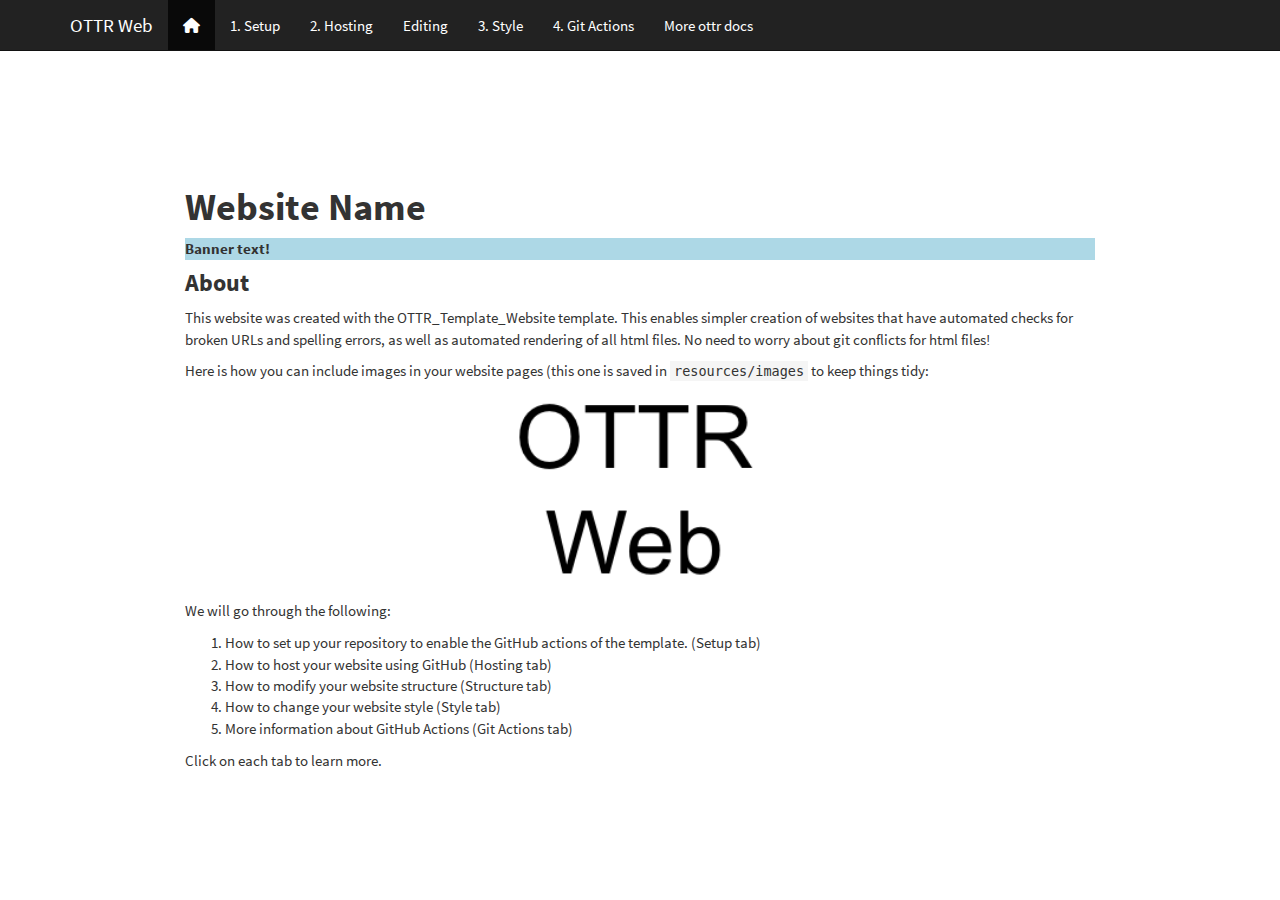
<file: docs/index.html>
<!DOCTYPE html>

<html>

<head>

<meta charset="utf-8" />
<meta name="generator" content="pandoc" />
<meta http-equiv="X-UA-Compatible" content="IE=EDGE" />




<title>Website Name</title>

<script src="site_libs/header-attrs-2.27.1/header-attrs.js"></script>
<script src="site_libs/jquery-3.6.0/jquery-3.6.0.min.js"></script>
<meta name="viewport" content="width=device-width, initial-scale=1" />
<link href="site_libs/bootstrap-3.3.5/css/cosmo.min.css" rel="stylesheet" />
<script src="site_libs/bootstrap-3.3.5/js/bootstrap.min.js"></script>
<script src="site_libs/bootstrap-3.3.5/shim/html5shiv.min.js"></script>
<script src="site_libs/bootstrap-3.3.5/shim/respond.min.js"></script>
<style>h1 {font-size: 34px;}
       h1.title {font-size: 38px;}
       h2 {font-size: 30px;}
       h3 {font-size: 24px;}
       h4 {font-size: 18px;}
       h5 {font-size: 16px;}
       h6 {font-size: 12px;}
       code {color: inherit; background-color: rgba(0, 0, 0, 0.04);}
       pre:not([class]) { background-color: white }</style>
<script src="site_libs/navigation-1.1/tabsets.js"></script>
<link href="site_libs/highlightjs-9.12.0/textmate.css" rel="stylesheet" />
<script src="site_libs/highlightjs-9.12.0/highlight.js"></script>
<link href="site_libs/font-awesome-6.4.2/css/all.min.css" rel="stylesheet" />
<link href="site_libs/font-awesome-6.4.2/css/v4-shims.min.css" rel="stylesheet" />
<link rel="shortcut icon" href="resources/images/favicon.ico" />
 <!--- go to https://favicon.io/favicon-converter/ to upload an image to make a new favicon.io. You will need to replace the current favicon.io image with the one in the downloaded directory from the website. The current image is in the resources/images/ directory --->

<style type="text/css">
  code{white-space: pre-wrap;}
  span.smallcaps{font-variant: small-caps;}
  span.underline{text-decoration: underline;}
  div.column{display: inline-block; vertical-align: top; width: 50%;}
  div.hanging-indent{margin-left: 1.5em; text-indent: -1.5em;}
  ul.task-list{list-style: none;}
    </style>

<style type="text/css">code{white-space: pre;}</style>
<script type="text/javascript">
if (window.hljs) {
  hljs.configure({languages: []});
  hljs.initHighlightingOnLoad();
  if (document.readyState && document.readyState === "complete") {
    window.setTimeout(function() { hljs.initHighlighting(); }, 0);
  }
}
</script>






<link rel="stylesheet" href="styles.css" type="text/css" />



<style type = "text/css">
.main-container {
  max-width: 940px;
  margin-left: auto;
  margin-right: auto;
}
img {
  max-width:100%;
}
.tabbed-pane {
  padding-top: 12px;
}
.html-widget {
  margin-bottom: 20px;
}
button.code-folding-btn:focus {
  outline: none;
}
summary {
  display: list-item;
}
details > summary > p:only-child {
  display: inline;
}
pre code {
  padding: 0;
}
</style>


<style type="text/css">
.dropdown-submenu {
  position: relative;
}
.dropdown-submenu>.dropdown-menu {
  top: 0;
  left: 100%;
  margin-top: -6px;
  margin-left: -1px;
  border-radius: 0 6px 6px 6px;
}
.dropdown-submenu:hover>.dropdown-menu {
  display: block;
}
.dropdown-submenu>a:after {
  display: block;
  content: " ";
  float: right;
  width: 0;
  height: 0;
  border-color: transparent;
  border-style: solid;
  border-width: 5px 0 5px 5px;
  border-left-color: #cccccc;
  margin-top: 5px;
  margin-right: -10px;
}
.dropdown-submenu:hover>a:after {
  border-left-color: #adb5bd;
}
.dropdown-submenu.pull-left {
  float: none;
}
.dropdown-submenu.pull-left>.dropdown-menu {
  left: -100%;
  margin-left: 10px;
  border-radius: 6px 0 6px 6px;
}
</style>

<script type="text/javascript">
// manage active state of menu based on current page
$(document).ready(function () {
  // active menu anchor
  href = window.location.pathname
  href = href.substr(href.lastIndexOf('/') + 1)
  if (href === "")
    href = "index.html";
  var menuAnchor = $('a[href="' + href + '"]');

  // mark the anchor link active (and if it's in a dropdown, also mark that active)
  var dropdown = menuAnchor.closest('li.dropdown');
  if (window.bootstrap) { // Bootstrap 4+
    menuAnchor.addClass('active');
    dropdown.find('> .dropdown-toggle').addClass('active');
  } else { // Bootstrap 3
    menuAnchor.parent().addClass('active');
    dropdown.addClass('active');
  }

  // Navbar adjustments
  var navHeight = $(".navbar").first().height() + 15;
  var style = document.createElement('style');
  var pt = "padding-top: " + navHeight + "px; ";
  var mt = "margin-top: -" + navHeight + "px; ";
  var css = "";
  // offset scroll position for anchor links (for fixed navbar)
  for (var i = 1; i <= 6; i++) {
    css += ".section h" + i + "{ " + pt + mt + "}\n";
  }
  style.innerHTML = "body {" + pt + "padding-bottom: 40px; }\n" + css;
  document.head.appendChild(style);
});
</script>

<!-- tabsets -->

<style type="text/css">
.tabset-dropdown > .nav-tabs {
  display: inline-table;
  max-height: 500px;
  min-height: 44px;
  overflow-y: auto;
  border: 1px solid #ddd;
  border-radius: 4px;
}

.tabset-dropdown > .nav-tabs > li.active:before, .tabset-dropdown > .nav-tabs.nav-tabs-open:before {
  content: "\e259";
  font-family: 'Glyphicons Halflings';
  display: inline-block;
  padding: 10px;
  border-right: 1px solid #ddd;
}

.tabset-dropdown > .nav-tabs.nav-tabs-open > li.active:before {
  content: "\e258";
  font-family: 'Glyphicons Halflings';
  border: none;
}

.tabset-dropdown > .nav-tabs > li.active {
  display: block;
}

.tabset-dropdown > .nav-tabs > li > a,
.tabset-dropdown > .nav-tabs > li > a:focus,
.tabset-dropdown > .nav-tabs > li > a:hover {
  border: none;
  display: inline-block;
  border-radius: 4px;
  background-color: transparent;
}

.tabset-dropdown > .nav-tabs.nav-tabs-open > li {
  display: block;
  float: none;
}

.tabset-dropdown > .nav-tabs > li {
  display: none;
}
</style>

<!-- code folding -->




</head>

<body>


<div class="container-fluid main-container">




<div class="navbar navbar-default  navbar-fixed-top" role="navigation">
  <div class="container">
    <div class="navbar-header">
      <button type="button" class="navbar-toggle collapsed" data-toggle="collapse" data-bs-toggle="collapse" data-target="#navbar" data-bs-target="#navbar">
        <span class="icon-bar"></span>
        <span class="icon-bar"></span>
        <span class="icon-bar"></span>
      </button>
      <a class="navbar-brand" href="index.html">OTTR Web</a>
    </div>
    <div id="navbar" class="navbar-collapse collapse">
      <ul class="nav navbar-nav">
        <li>
  <a href="index.html">
    <span class="fa fa-home"></span>
     
    
  </a>
</li>
<li>
  <a href="setup.html">1. Setup</a>
</li>
<li>
  <a href="hosting.html">2. Hosting</a>
</li>
<li>
  <a href="editing.html">Editing</a>
</li>
<li>
  <a href="style.html">3. Style</a>
</li>
<li>
  <a href="git_actions.html">4. Git Actions</a>
</li>
<li>
  <a href="https://www.ottrproject.org/">More ottr docs</a>
</li>
      </ul>
      <ul class="nav navbar-nav navbar-right">
        
      </ul>
    </div><!--/.nav-collapse -->
  </div><!--/.container -->
</div><!--/.navbar -->

<div id="header">



<h1 class="title toc-ignore"><strong>Website Name</strong></h1>

</div>


<div class="banner_color">
<p>Banner text!</p>
</div>
<div id="about" class="section level3">
<h3><strong>About</strong></h3>
<p>This website was created with the OTTR_Template_Website template.
This enables simpler creation of websites that have automated checks for
broken URLs and spelling errors, as well as automated rendering of all
html files. No need to worry about git conflicts for html files!</p>
<p>Here is how you can include images in your website pages (this one is
saved in <code>resources/images</code> to keep things tidy:</p>
<p><img src="resources/images/example_image.png" alt="Example image" width="30%" style="display: block; margin: auto;" /></p>
<p>We will go through the following:</p>
<ol style="list-style-type: decimal">
<li>How to set up your repository to enable the GitHub actions of the
template. (Setup tab)</li>
<li>How to host your website using GitHub (Hosting tab)</li>
<li>How to modify your website structure (Structure tab)</li>
<li>How to change your website style (Style tab)</li>
<li>More information about GitHub Actions (Git Actions tab)</li>
</ol>
<p>Click on each tab to learn more.</p>
</div>




</div>

<script>

// add bootstrap table styles to pandoc tables
function bootstrapStylePandocTables() {
  $('tr.odd').parent('tbody').parent('table').addClass('table table-condensed');
}
$(document).ready(function () {
  bootstrapStylePandocTables();
});


</script>

<!-- tabsets -->

<script>
$(document).ready(function () {
  window.buildTabsets("TOC");
});

$(document).ready(function () {
  $('.tabset-dropdown > .nav-tabs > li').click(function () {
    $(this).parent().toggleClass('nav-tabs-open');
  });
});
</script>

<!-- code folding -->


<!-- dynamically load mathjax for compatibility with self-contained -->
<script>
  (function () {
    var script = document.createElement("script");
    script.type = "text/javascript";
    script.src  = "https://mathjax.rstudio.com/latest/MathJax.js?config=TeX-AMS-MML_HTMLorMML";
    document.getElementsByTagName("head")[0].appendChild(script);
  })();
</script>

</body>
</html>
</file>
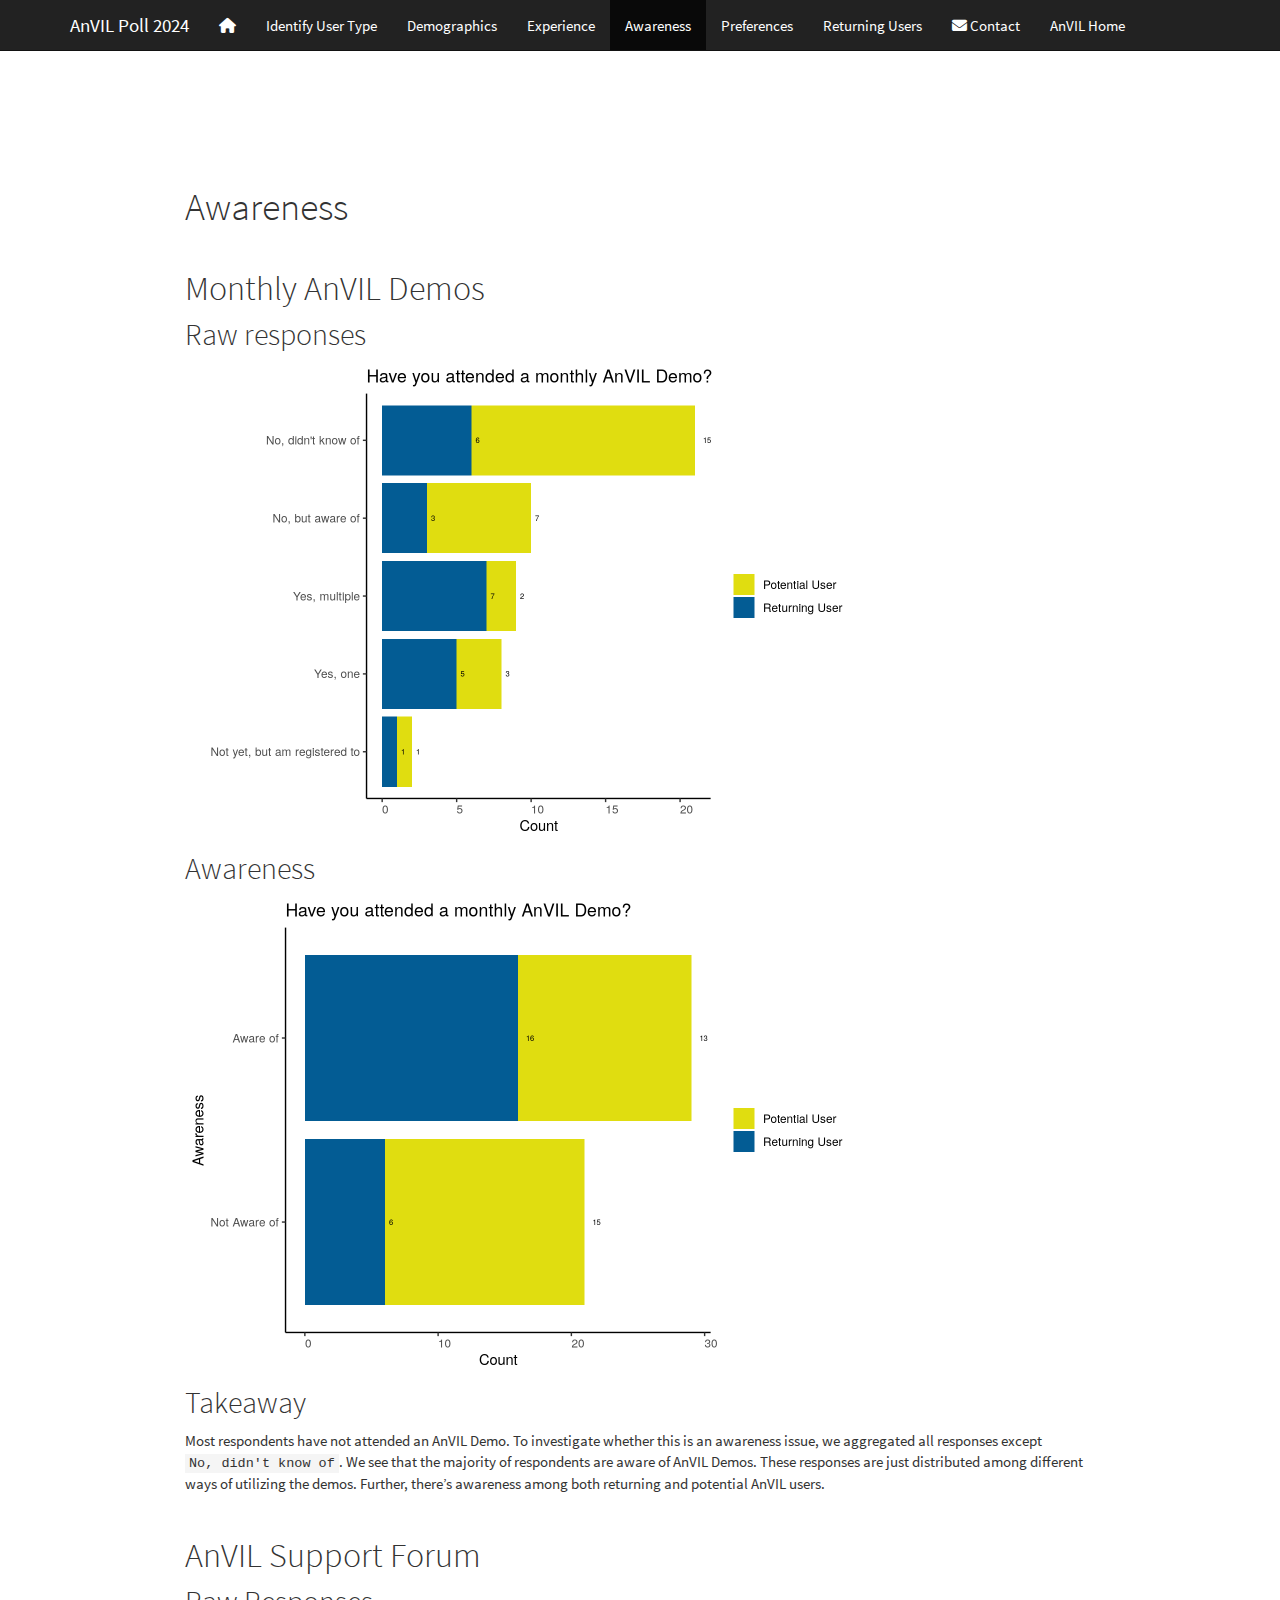
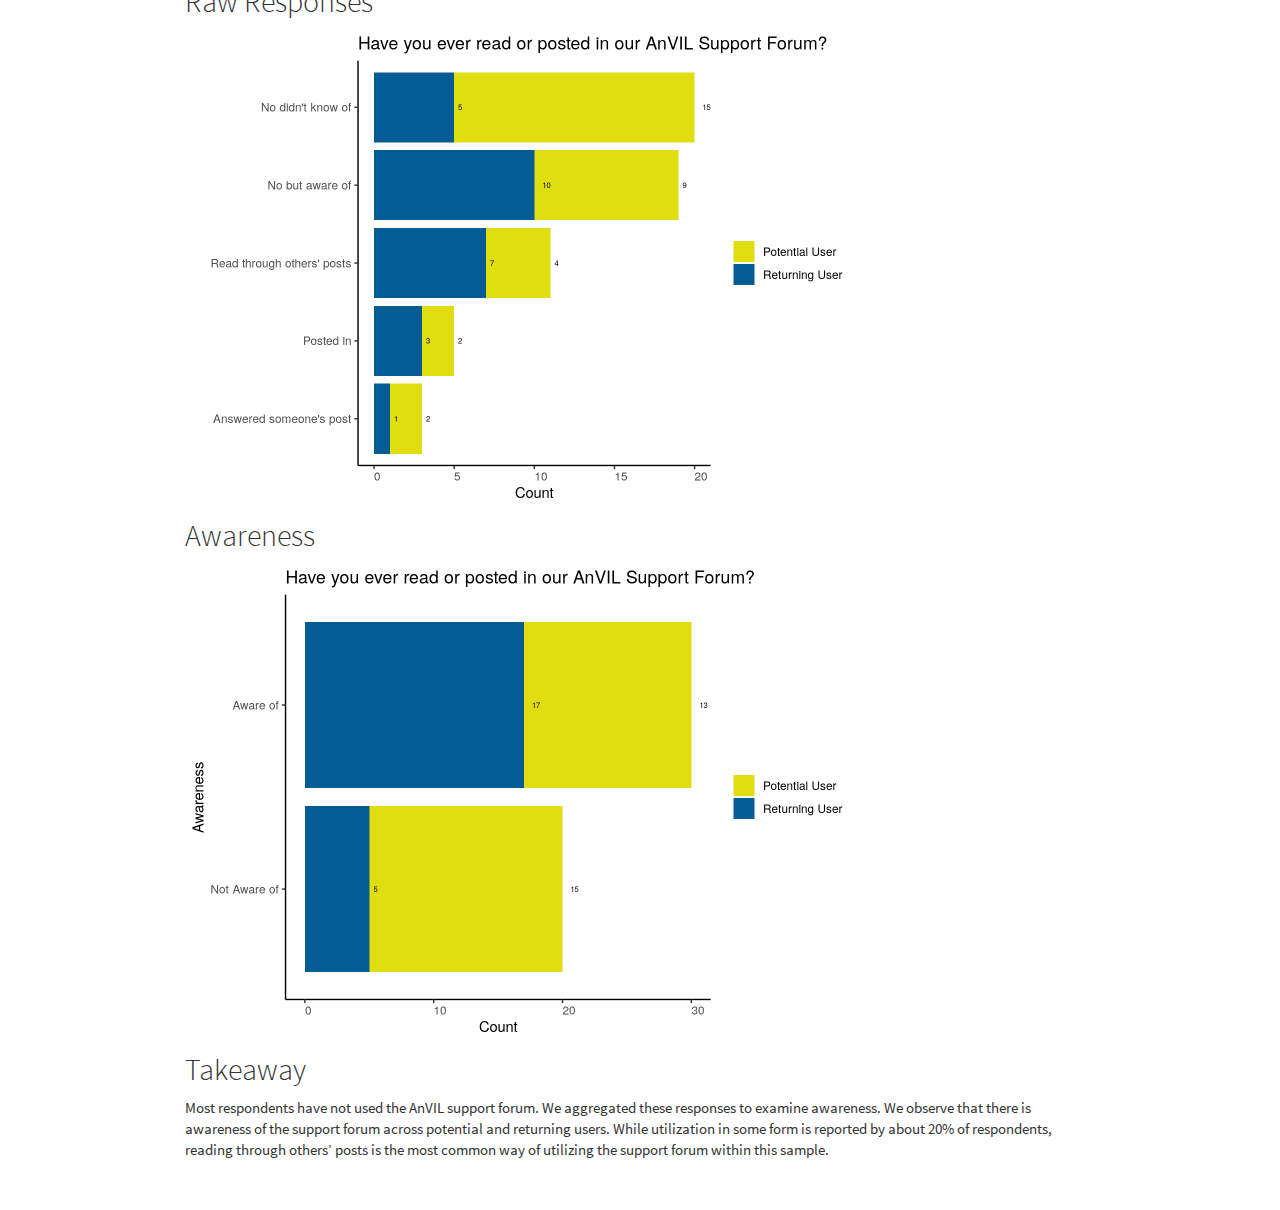
<file: docs/Awareness.html>
<!DOCTYPE html>

<html>

<head>

<meta charset="utf-8" />
<meta name="generator" content="pandoc" />
<meta http-equiv="X-UA-Compatible" content="IE=EDGE" />




<title>Awareness</title>

<script src="site_libs/header-attrs-2.27.1/header-attrs.js"></script>
<script src="site_libs/jquery-3.6.0/jquery-3.6.0.min.js"></script>
<meta name="viewport" content="width=device-width, initial-scale=1" />
<link href="site_libs/bootstrap-3.3.5/css/cosmo.min.css" rel="stylesheet" />
<script src="site_libs/bootstrap-3.3.5/js/bootstrap.min.js"></script>
<script src="site_libs/bootstrap-3.3.5/shim/html5shiv.min.js"></script>
<script src="site_libs/bootstrap-3.3.5/shim/respond.min.js"></script>
<style>h1 {font-size: 34px;}
       h1.title {font-size: 38px;}
       h2 {font-size: 30px;}
       h3 {font-size: 24px;}
       h4 {font-size: 18px;}
       h5 {font-size: 16px;}
       h6 {font-size: 12px;}
       code {color: inherit; background-color: rgba(0, 0, 0, 0.04);}
       pre:not([class]) { background-color: white }</style>
<script src="site_libs/navigation-1.1/tabsets.js"></script>
<link href="site_libs/highlightjs-9.12.0/textmate.css" rel="stylesheet" />
<script src="site_libs/highlightjs-9.12.0/highlight.js"></script>
<link href="site_libs/font-awesome-6.4.2/css/all.min.css" rel="stylesheet" />
<link href="site_libs/font-awesome-6.4.2/css/v4-shims.min.css" rel="stylesheet" />
<link rel="shortcut icon" href="resources/images/favicon.ico" />
 <!--- go to https://favicon.io/favicon-converter/ to upload an image to make a new favicon.io. You will need to replace the current favicon.io image with the one in the downloaded directory from the website. The current image is in the resources/images/ directory --->

<style type="text/css">
  code{white-space: pre-wrap;}
  span.smallcaps{font-variant: small-caps;}
  span.underline{text-decoration: underline;}
  div.column{display: inline-block; vertical-align: top; width: 50%;}
  div.hanging-indent{margin-left: 1.5em; text-indent: -1.5em;}
  ul.task-list{list-style: none;}
    </style>

<style type="text/css">code{white-space: pre;}</style>
<script type="text/javascript">
if (window.hljs) {
  hljs.configure({languages: []});
  hljs.initHighlightingOnLoad();
  if (document.readyState && document.readyState === "complete") {
    window.setTimeout(function() { hljs.initHighlighting(); }, 0);
  }
}
</script>






<link rel="stylesheet" href="styles.css" type="text/css" />



<style type = "text/css">
.main-container {
  max-width: 940px;
  margin-left: auto;
  margin-right: auto;
}
img {
  max-width:100%;
}
.tabbed-pane {
  padding-top: 12px;
}
.html-widget {
  margin-bottom: 20px;
}
button.code-folding-btn:focus {
  outline: none;
}
summary {
  display: list-item;
}
details > summary > p:only-child {
  display: inline;
}
pre code {
  padding: 0;
}
</style>


<style type="text/css">
.dropdown-submenu {
  position: relative;
}
.dropdown-submenu>.dropdown-menu {
  top: 0;
  left: 100%;
  margin-top: -6px;
  margin-left: -1px;
  border-radius: 0 6px 6px 6px;
}
.dropdown-submenu:hover>.dropdown-menu {
  display: block;
}
.dropdown-submenu>a:after {
  display: block;
  content: " ";
  float: right;
  width: 0;
  height: 0;
  border-color: transparent;
  border-style: solid;
  border-width: 5px 0 5px 5px;
  border-left-color: #cccccc;
  margin-top: 5px;
  margin-right: -10px;
}
.dropdown-submenu:hover>a:after {
  border-left-color: #adb5bd;
}
.dropdown-submenu.pull-left {
  float: none;
}
.dropdown-submenu.pull-left>.dropdown-menu {
  left: -100%;
  margin-left: 10px;
  border-radius: 6px 0 6px 6px;
}
</style>

<script type="text/javascript">
// manage active state of menu based on current page
$(document).ready(function () {
  // active menu anchor
  href = window.location.pathname
  href = href.substr(href.lastIndexOf('/') + 1)
  if (href === "")
    href = "index.html";
  var menuAnchor = $('a[href="' + href + '"]');

  // mark the anchor link active (and if it's in a dropdown, also mark that active)
  var dropdown = menuAnchor.closest('li.dropdown');
  if (window.bootstrap) { // Bootstrap 4+
    menuAnchor.addClass('active');
    dropdown.find('> .dropdown-toggle').addClass('active');
  } else { // Bootstrap 3
    menuAnchor.parent().addClass('active');
    dropdown.addClass('active');
  }

  // Navbar adjustments
  var navHeight = $(".navbar").first().height() + 15;
  var style = document.createElement('style');
  var pt = "padding-top: " + navHeight + "px; ";
  var mt = "margin-top: -" + navHeight + "px; ";
  var css = "";
  // offset scroll position for anchor links (for fixed navbar)
  for (var i = 1; i <= 6; i++) {
    css += ".section h" + i + "{ " + pt + mt + "}\n";
  }
  style.innerHTML = "body {" + pt + "padding-bottom: 40px; }\n" + css;
  document.head.appendChild(style);
});
</script>

<!-- tabsets -->

<style type="text/css">
.tabset-dropdown > .nav-tabs {
  display: inline-table;
  max-height: 500px;
  min-height: 44px;
  overflow-y: auto;
  border: 1px solid #ddd;
  border-radius: 4px;
}

.tabset-dropdown > .nav-tabs > li.active:before, .tabset-dropdown > .nav-tabs.nav-tabs-open:before {
  content: "\e259";
  font-family: 'Glyphicons Halflings';
  display: inline-block;
  padding: 10px;
  border-right: 1px solid #ddd;
}

.tabset-dropdown > .nav-tabs.nav-tabs-open > li.active:before {
  content: "\e258";
  font-family: 'Glyphicons Halflings';
  border: none;
}

.tabset-dropdown > .nav-tabs > li.active {
  display: block;
}

.tabset-dropdown > .nav-tabs > li > a,
.tabset-dropdown > .nav-tabs > li > a:focus,
.tabset-dropdown > .nav-tabs > li > a:hover {
  border: none;
  display: inline-block;
  border-radius: 4px;
  background-color: transparent;
}

.tabset-dropdown > .nav-tabs.nav-tabs-open > li {
  display: block;
  float: none;
}

.tabset-dropdown > .nav-tabs > li {
  display: none;
}
</style>

<!-- code folding -->




</head>

<body>


<div class="container-fluid main-container">




<div class="navbar navbar-default  navbar-fixed-top" role="navigation">
  <div class="container">
    <div class="navbar-header">
      <button type="button" class="navbar-toggle collapsed" data-toggle="collapse" data-bs-toggle="collapse" data-target="#navbar" data-bs-target="#navbar">
        <span class="icon-bar"></span>
        <span class="icon-bar"></span>
        <span class="icon-bar"></span>
      </button>
      <a class="navbar-brand" href="index.html">AnVIL Poll 2024</a>
    </div>
    <div id="navbar" class="navbar-collapse collapse">
      <ul class="nav navbar-nav">
        <li>
  <a href="index.html">
    <span class="fa fa-home"></span>
     
    
  </a>
</li>
<li>
  <a href="IdentifyTypeOfUsers.html">Identify User Type</a>
</li>
<li>
  <a href="Demographics.html">Demographics</a>
</li>
<li>
  <a href="Experience.html">Experience</a>
</li>
<li>
  <a href="Awareness.html">Awareness</a>
</li>
<li>
  <a href="Preferences.html">Preferences</a>
</li>
<li>
  <a href="CurrentUserQs.html">Returning Users</a>
</li>
<li>
  <a href="contact.html">
    <span class="fa fa-envelope"></span>
     
    Contact
  </a>
</li>
<li>
  <a href="https://www.anvilproject.org/">AnVIL Home</a>
</li>
      </ul>
      <ul class="nav navbar-nav navbar-right">
        
      </ul>
    </div><!--/.nav-collapse -->
  </div><!--/.container -->
</div><!--/.navbar -->

<div id="header">



<h1 class="title toc-ignore">Awareness</h1>

</div>


<p><br/></p>
<div id="monthly-anvil-demos" class="section level1">
<h1>Monthly AnVIL Demos</h1>
<div id="raw-responses" class="section level2">
<h2>Raw responses</h2>
<p><img src="Awareness_files/figure-html/unnamed-chunk-2-1.png" width="672" /></p>
</div>
<div id="awareness" class="section level2">
<h2>Awareness</h2>
<p><img src="Awareness_files/figure-html/unnamed-chunk-3-1.png" width="672" /></p>
</div>
<div id="takeaway" class="section level2">
<h2>Takeaway</h2>
<p>Most respondents have not attended an AnVIL Demo. To investigate
whether this is an awareness issue, we aggregated all responses except
<code>No, didn't know of</code>. We see that the majority of respondents
are aware of AnVIL Demos. These responses are just distributed among
different ways of utilizing the demos. Further, there’s awareness among
both returning and potential AnVIL users.</p>
<p><br/></p>
</div>
</div>
<div id="anvil-support-forum" class="section level1">
<h1>AnVIL Support Forum</h1>
<div id="raw-responses-1" class="section level2">
<h2>Raw Responses</h2>
<p><img src="Awareness_files/figure-html/unnamed-chunk-4-1.png" width="672" /></p>
</div>
<div id="awareness-1" class="section level2">
<h2>Awareness</h2>
<p><img src="Awareness_files/figure-html/unnamed-chunk-5-1.png" width="672" /></p>
</div>
<div id="takeaway-1" class="section level2">
<h2>Takeaway</h2>
<p>Most respondents have not used the AnVIL support forum. We aggregated
these responses to examine awareness. We observe that there is awareness
of the support forum across potential and returning users. While
utilization in some form is reported by about 20% of respondents,
reading through others’ posts is the most common way of utilizing the
support forum within this sample.</p>
</div>
</div>




</div>

<script>

// add bootstrap table styles to pandoc tables
function bootstrapStylePandocTables() {
  $('tr.odd').parent('tbody').parent('table').addClass('table table-condensed');
}
$(document).ready(function () {
  bootstrapStylePandocTables();
});


</script>

<!-- tabsets -->

<script>
$(document).ready(function () {
  window.buildTabsets("TOC");
});

$(document).ready(function () {
  $('.tabset-dropdown > .nav-tabs > li').click(function () {
    $(this).parent().toggleClass('nav-tabs-open');
  });
});
</script>

<!-- code folding -->


<!-- dynamically load mathjax for compatibility with self-contained -->
<script>
  (function () {
    var script = document.createElement("script");
    script.type = "text/javascript";
    script.src  = "https://mathjax.rstudio.com/latest/MathJax.js?config=TeX-AMS-MML_HTMLorMML";
    document.getElementsByTagName("head")[0].appendChild(script);
  })();
</script>

</body>
</html>
</file>
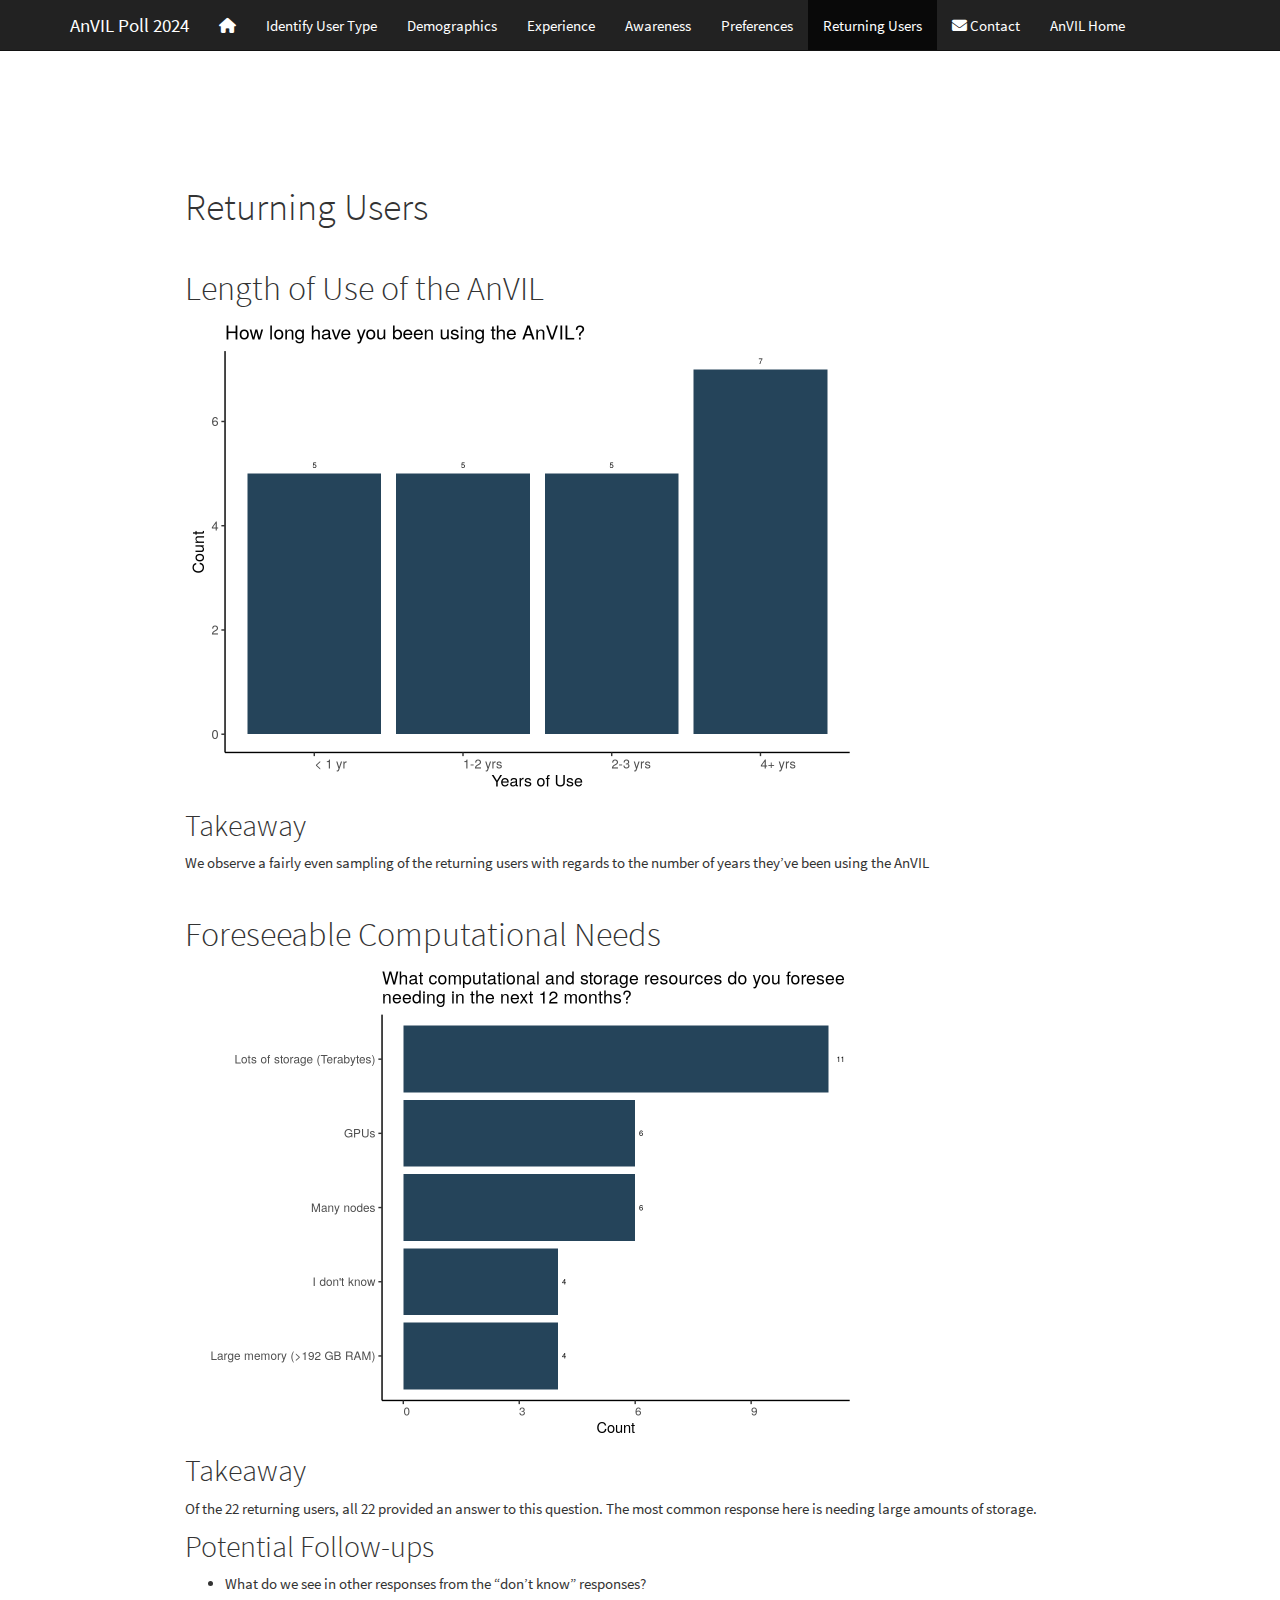
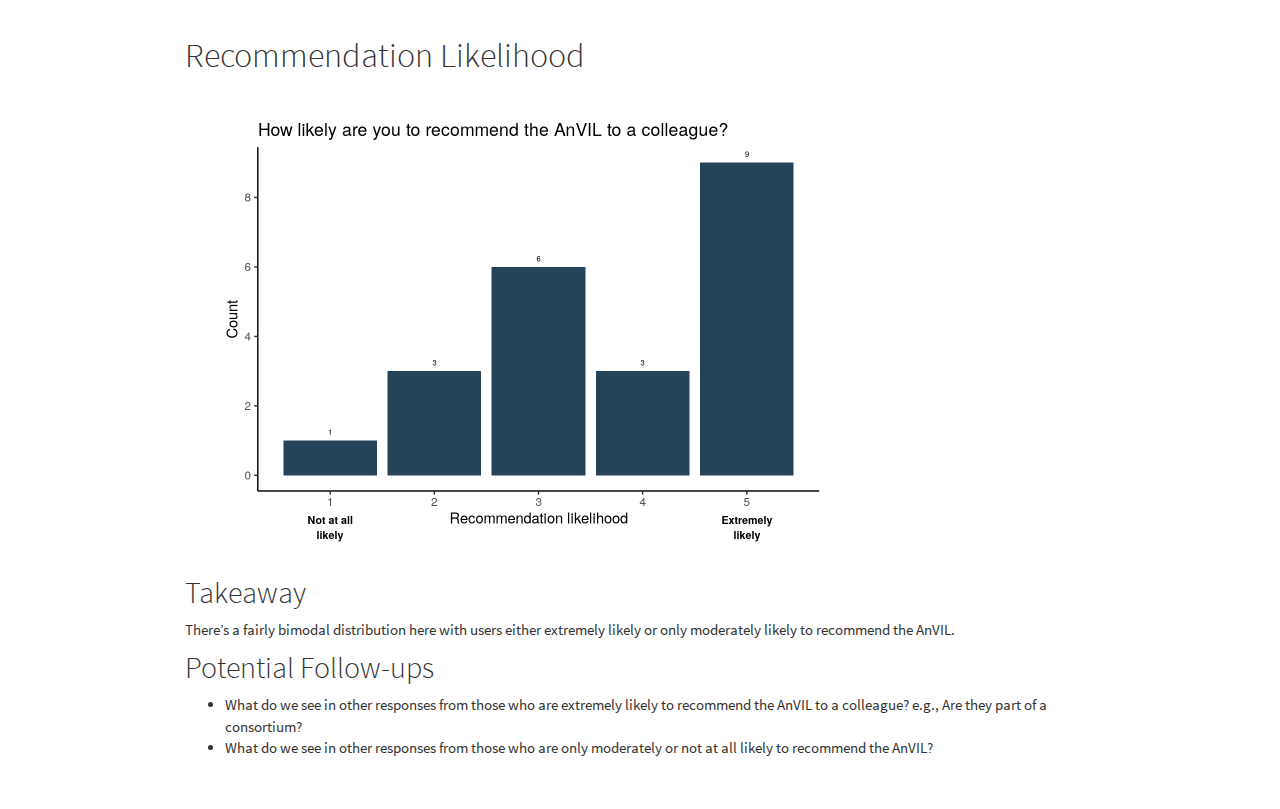
<file: docs/CurrentUserQs.html>
<!DOCTYPE html>

<html>

<head>

<meta charset="utf-8" />
<meta name="generator" content="pandoc" />
<meta http-equiv="X-UA-Compatible" content="IE=EDGE" />


<meta name="author" content="" />


<title>Returning Users</title>

<script src="site_libs/header-attrs-2.27.1/header-attrs.js"></script>
<script src="site_libs/jquery-3.6.0/jquery-3.6.0.min.js"></script>
<meta name="viewport" content="width=device-width, initial-scale=1" />
<link href="site_libs/bootstrap-3.3.5/css/cosmo.min.css" rel="stylesheet" />
<script src="site_libs/bootstrap-3.3.5/js/bootstrap.min.js"></script>
<script src="site_libs/bootstrap-3.3.5/shim/html5shiv.min.js"></script>
<script src="site_libs/bootstrap-3.3.5/shim/respond.min.js"></script>
<style>h1 {font-size: 34px;}
       h1.title {font-size: 38px;}
       h2 {font-size: 30px;}
       h3 {font-size: 24px;}
       h4 {font-size: 18px;}
       h5 {font-size: 16px;}
       h6 {font-size: 12px;}
       code {color: inherit; background-color: rgba(0, 0, 0, 0.04);}
       pre:not([class]) { background-color: white }</style>
<script src="site_libs/navigation-1.1/tabsets.js"></script>
<link href="site_libs/highlightjs-9.12.0/textmate.css" rel="stylesheet" />
<script src="site_libs/highlightjs-9.12.0/highlight.js"></script>
<link href="site_libs/font-awesome-6.4.2/css/all.min.css" rel="stylesheet" />
<link href="site_libs/font-awesome-6.4.2/css/v4-shims.min.css" rel="stylesheet" />
<link rel="shortcut icon" href="resources/images/favicon.ico" />
 <!--- go to https://favicon.io/favicon-converter/ to upload an image to make a new favicon.io. You will need to replace the current favicon.io image with the one in the downloaded directory from the website. The current image is in the resources/images/ directory --->

<style type="text/css">
  code{white-space: pre-wrap;}
  span.smallcaps{font-variant: small-caps;}
  span.underline{text-decoration: underline;}
  div.column{display: inline-block; vertical-align: top; width: 50%;}
  div.hanging-indent{margin-left: 1.5em; text-indent: -1.5em;}
  ul.task-list{list-style: none;}
    </style>

<style type="text/css">code{white-space: pre;}</style>
<script type="text/javascript">
if (window.hljs) {
  hljs.configure({languages: []});
  hljs.initHighlightingOnLoad();
  if (document.readyState && document.readyState === "complete") {
    window.setTimeout(function() { hljs.initHighlighting(); }, 0);
  }
}
</script>






<link rel="stylesheet" href="styles.css" type="text/css" />



<style type = "text/css">
.main-container {
  max-width: 940px;
  margin-left: auto;
  margin-right: auto;
}
img {
  max-width:100%;
}
.tabbed-pane {
  padding-top: 12px;
}
.html-widget {
  margin-bottom: 20px;
}
button.code-folding-btn:focus {
  outline: none;
}
summary {
  display: list-item;
}
details > summary > p:only-child {
  display: inline;
}
pre code {
  padding: 0;
}
</style>


<style type="text/css">
.dropdown-submenu {
  position: relative;
}
.dropdown-submenu>.dropdown-menu {
  top: 0;
  left: 100%;
  margin-top: -6px;
  margin-left: -1px;
  border-radius: 0 6px 6px 6px;
}
.dropdown-submenu:hover>.dropdown-menu {
  display: block;
}
.dropdown-submenu>a:after {
  display: block;
  content: " ";
  float: right;
  width: 0;
  height: 0;
  border-color: transparent;
  border-style: solid;
  border-width: 5px 0 5px 5px;
  border-left-color: #cccccc;
  margin-top: 5px;
  margin-right: -10px;
}
.dropdown-submenu:hover>a:after {
  border-left-color: #adb5bd;
}
.dropdown-submenu.pull-left {
  float: none;
}
.dropdown-submenu.pull-left>.dropdown-menu {
  left: -100%;
  margin-left: 10px;
  border-radius: 6px 0 6px 6px;
}
</style>

<script type="text/javascript">
// manage active state of menu based on current page
$(document).ready(function () {
  // active menu anchor
  href = window.location.pathname
  href = href.substr(href.lastIndexOf('/') + 1)
  if (href === "")
    href = "index.html";
  var menuAnchor = $('a[href="' + href + '"]');

  // mark the anchor link active (and if it's in a dropdown, also mark that active)
  var dropdown = menuAnchor.closest('li.dropdown');
  if (window.bootstrap) { // Bootstrap 4+
    menuAnchor.addClass('active');
    dropdown.find('> .dropdown-toggle').addClass('active');
  } else { // Bootstrap 3
    menuAnchor.parent().addClass('active');
    dropdown.addClass('active');
  }

  // Navbar adjustments
  var navHeight = $(".navbar").first().height() + 15;
  var style = document.createElement('style');
  var pt = "padding-top: " + navHeight + "px; ";
  var mt = "margin-top: -" + navHeight + "px; ";
  var css = "";
  // offset scroll position for anchor links (for fixed navbar)
  for (var i = 1; i <= 6; i++) {
    css += ".section h" + i + "{ " + pt + mt + "}\n";
  }
  style.innerHTML = "body {" + pt + "padding-bottom: 40px; }\n" + css;
  document.head.appendChild(style);
});
</script>

<!-- tabsets -->

<style type="text/css">
.tabset-dropdown > .nav-tabs {
  display: inline-table;
  max-height: 500px;
  min-height: 44px;
  overflow-y: auto;
  border: 1px solid #ddd;
  border-radius: 4px;
}

.tabset-dropdown > .nav-tabs > li.active:before, .tabset-dropdown > .nav-tabs.nav-tabs-open:before {
  content: "\e259";
  font-family: 'Glyphicons Halflings';
  display: inline-block;
  padding: 10px;
  border-right: 1px solid #ddd;
}

.tabset-dropdown > .nav-tabs.nav-tabs-open > li.active:before {
  content: "\e258";
  font-family: 'Glyphicons Halflings';
  border: none;
}

.tabset-dropdown > .nav-tabs > li.active {
  display: block;
}

.tabset-dropdown > .nav-tabs > li > a,
.tabset-dropdown > .nav-tabs > li > a:focus,
.tabset-dropdown > .nav-tabs > li > a:hover {
  border: none;
  display: inline-block;
  border-radius: 4px;
  background-color: transparent;
}

.tabset-dropdown > .nav-tabs.nav-tabs-open > li {
  display: block;
  float: none;
}

.tabset-dropdown > .nav-tabs > li {
  display: none;
}
</style>

<!-- code folding -->




</head>

<body>


<div class="container-fluid main-container">




<div class="navbar navbar-default  navbar-fixed-top" role="navigation">
  <div class="container">
    <div class="navbar-header">
      <button type="button" class="navbar-toggle collapsed" data-toggle="collapse" data-bs-toggle="collapse" data-target="#navbar" data-bs-target="#navbar">
        <span class="icon-bar"></span>
        <span class="icon-bar"></span>
        <span class="icon-bar"></span>
      </button>
      <a class="navbar-brand" href="index.html">AnVIL Poll 2024</a>
    </div>
    <div id="navbar" class="navbar-collapse collapse">
      <ul class="nav navbar-nav">
        <li>
  <a href="index.html">
    <span class="fa fa-home"></span>
     
    
  </a>
</li>
<li>
  <a href="IdentifyTypeOfUsers.html">Identify User Type</a>
</li>
<li>
  <a href="Demographics.html">Demographics</a>
</li>
<li>
  <a href="Experience.html">Experience</a>
</li>
<li>
  <a href="Awareness.html">Awareness</a>
</li>
<li>
  <a href="Preferences.html">Preferences</a>
</li>
<li>
  <a href="CurrentUserQs.html">Returning Users</a>
</li>
<li>
  <a href="contact.html">
    <span class="fa fa-envelope"></span>
     
    Contact
  </a>
</li>
<li>
  <a href="https://www.anvilproject.org/">AnVIL Home</a>
</li>
      </ul>
      <ul class="nav navbar-nav navbar-right">
        
      </ul>
    </div><!--/.nav-collapse -->
  </div><!--/.container -->
</div><!--/.navbar -->

<div id="header">



<h1 class="title toc-ignore">Returning Users</h1>
<h4 class="author"></h4>

</div>


<p><br></p>
<div id="length-of-use-of-the-anvil" class="section level1">
<h1>Length of Use of the AnVIL</h1>
<p><img src="CurrentUserQs_files/figure-html/unnamed-chunk-2-1.png" width="672" /></p>
<div id="takeaway" class="section level2">
<h2>Takeaway</h2>
<p>We observe a fairly even sampling of the returning users with regards
to the number of years they’ve been using the AnVIL</p>
<p><br></p>
</div>
</div>
<div id="foreseeable-computational-needs" class="section level1">
<h1>Foreseeable Computational Needs</h1>
<p><img src="CurrentUserQs_files/figure-html/unnamed-chunk-3-1.png" width="672" /></p>
<div id="takeaway-1" class="section level2">
<h2>Takeaway</h2>
<p>Of the 22 returning users, all 22 provided an answer to this
question. The most common response here is needing large amounts of
storage.</p>
</div>
<div id="potential-follow-ups" class="section level2">
<h2>Potential Follow-ups</h2>
<ul>
<li>What do we see in other responses from the “don’t know”
responses?</li>
</ul>
<p><br></p>
</div>
</div>
<div id="recommendation-likelihood" class="section level1">
<h1>Recommendation Likelihood</h1>
<p><img src="CurrentUserQs_files/figure-html/unnamed-chunk-4-1.png" width="672" /></p>
<div id="takeaway-2" class="section level2">
<h2>Takeaway</h2>
<p>There’s a fairly bimodal distribution here with users either
extremely likely or only moderately likely to recommend the AnVIL.</p>
</div>
<div id="potential-follow-ups-1" class="section level2">
<h2>Potential Follow-ups</h2>
<ul>
<li>What do we see in other responses from those who are extremely
likely to recommend the AnVIL to a colleague? e.g., Are they part of a
consortium?</li>
<li>What do we see in other responses from those who are only moderately
or not at all likely to recommend the AnVIL?</li>
</ul>
</div>
</div>




</div>

<script>

// add bootstrap table styles to pandoc tables
function bootstrapStylePandocTables() {
  $('tr.odd').parent('tbody').parent('table').addClass('table table-condensed');
}
$(document).ready(function () {
  bootstrapStylePandocTables();
});


</script>

<!-- tabsets -->

<script>
$(document).ready(function () {
  window.buildTabsets("TOC");
});

$(document).ready(function () {
  $('.tabset-dropdown > .nav-tabs > li').click(function () {
    $(this).parent().toggleClass('nav-tabs-open');
  });
});
</script>

<!-- code folding -->


<!-- dynamically load mathjax for compatibility with self-contained -->
<script>
  (function () {
    var script = document.createElement("script");
    script.type = "text/javascript";
    script.src  = "https://mathjax.rstudio.com/latest/MathJax.js?config=TeX-AMS-MML_HTMLorMML";
    document.getElementsByTagName("head")[0].appendChild(script);
  })();
</script>

</body>
</html>
</file>
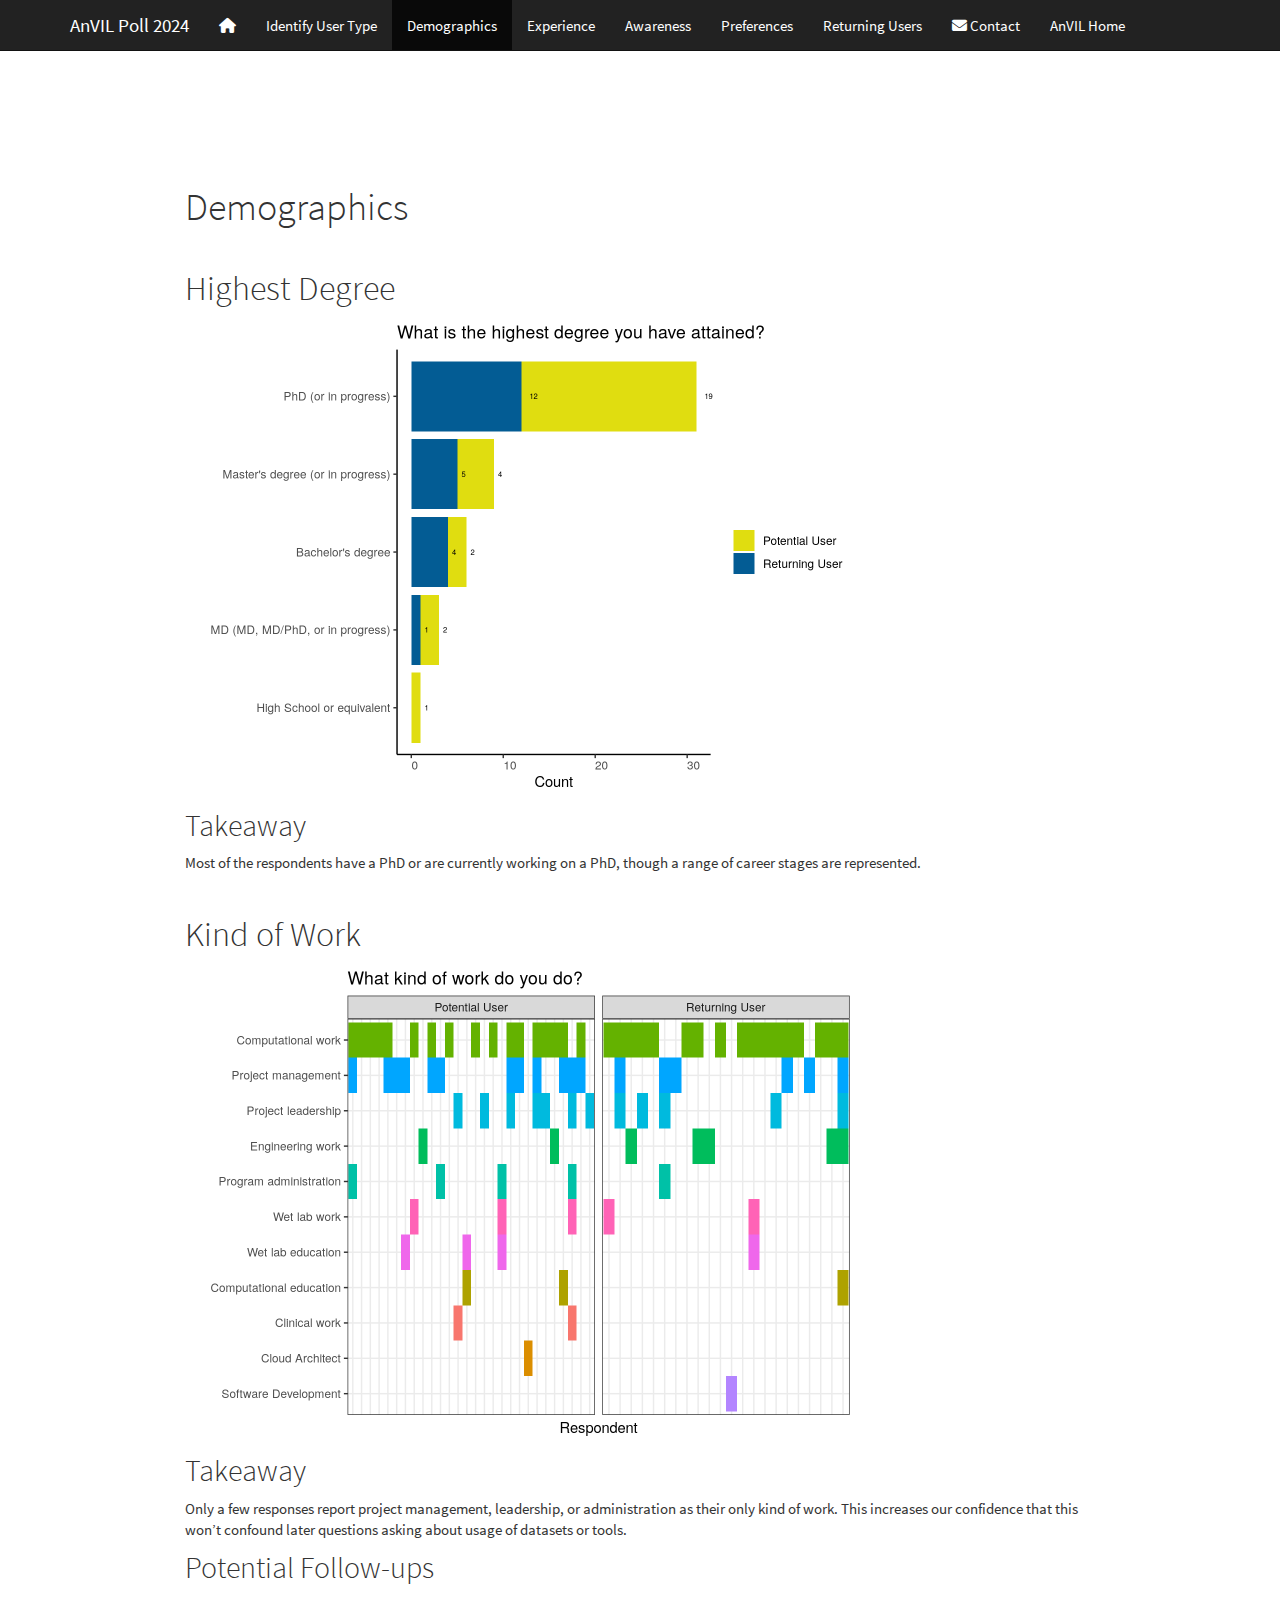
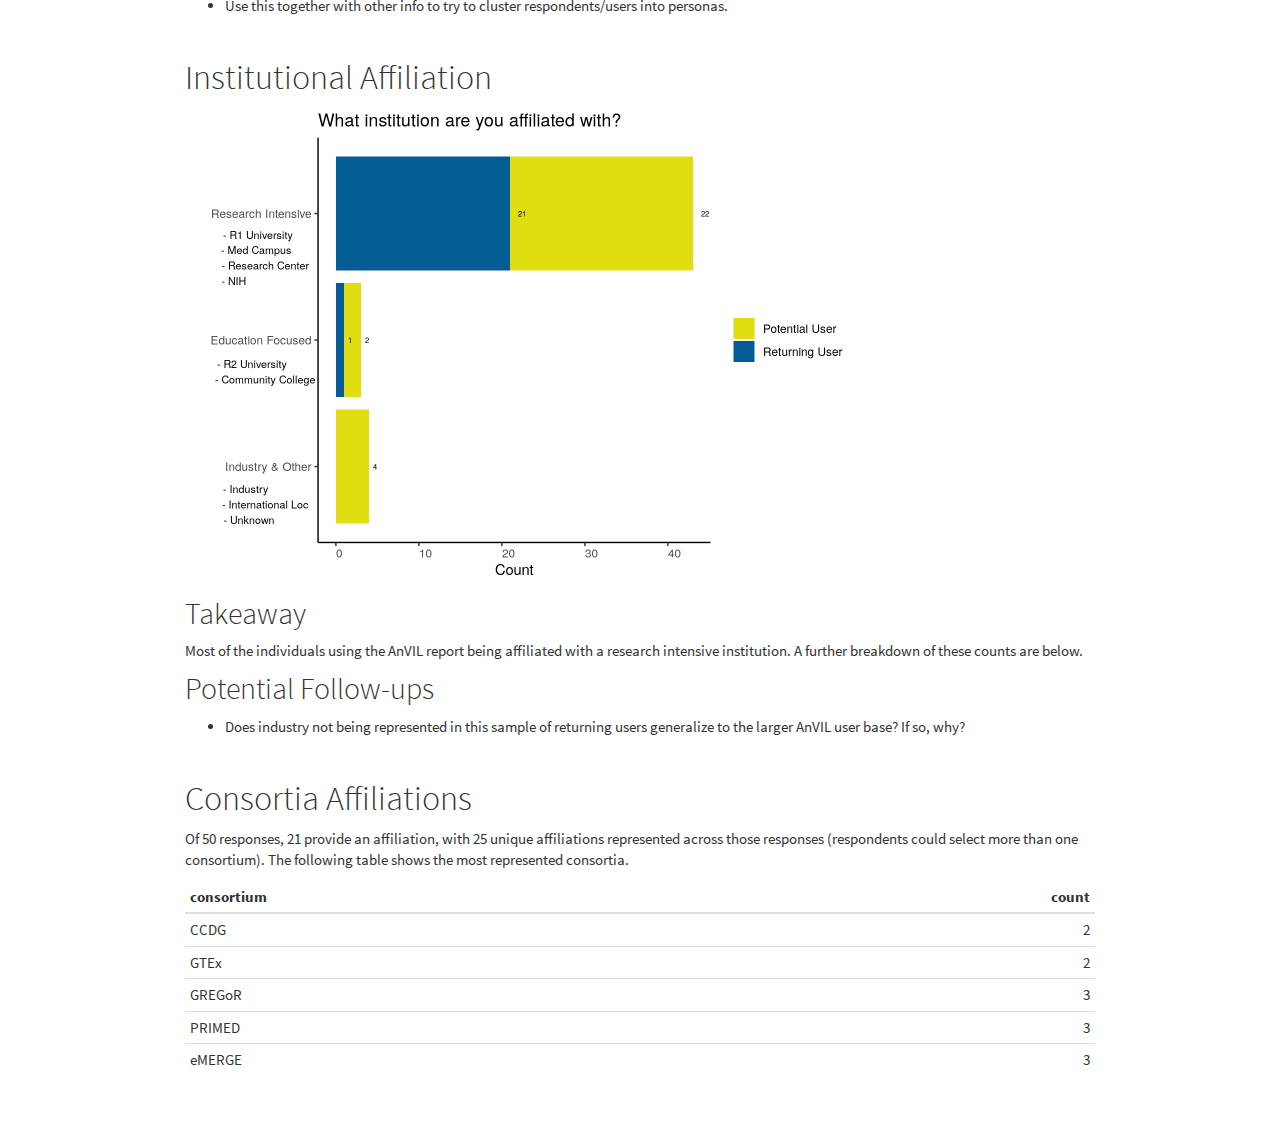
<file: docs/Demographics.html>
<!DOCTYPE html>

<html>

<head>

<meta charset="utf-8" />
<meta name="generator" content="pandoc" />
<meta http-equiv="X-UA-Compatible" content="IE=EDGE" />


<meta name="author" content="" />


<title>Demographics</title>

<script src="site_libs/header-attrs-2.27.1/header-attrs.js"></script>
<script src="site_libs/jquery-3.6.0/jquery-3.6.0.min.js"></script>
<meta name="viewport" content="width=device-width, initial-scale=1" />
<link href="site_libs/bootstrap-3.3.5/css/cosmo.min.css" rel="stylesheet" />
<script src="site_libs/bootstrap-3.3.5/js/bootstrap.min.js"></script>
<script src="site_libs/bootstrap-3.3.5/shim/html5shiv.min.js"></script>
<script src="site_libs/bootstrap-3.3.5/shim/respond.min.js"></script>
<style>h1 {font-size: 34px;}
       h1.title {font-size: 38px;}
       h2 {font-size: 30px;}
       h3 {font-size: 24px;}
       h4 {font-size: 18px;}
       h5 {font-size: 16px;}
       h6 {font-size: 12px;}
       code {color: inherit; background-color: rgba(0, 0, 0, 0.04);}
       pre:not([class]) { background-color: white }</style>
<script src="site_libs/navigation-1.1/tabsets.js"></script>
<link href="site_libs/highlightjs-9.12.0/textmate.css" rel="stylesheet" />
<script src="site_libs/highlightjs-9.12.0/highlight.js"></script>
<link href="site_libs/font-awesome-6.4.2/css/all.min.css" rel="stylesheet" />
<link href="site_libs/font-awesome-6.4.2/css/v4-shims.min.css" rel="stylesheet" />
<link rel="shortcut icon" href="resources/images/favicon.ico" />
 <!--- go to https://favicon.io/favicon-converter/ to upload an image to make a new favicon.io. You will need to replace the current favicon.io image with the one in the downloaded directory from the website. The current image is in the resources/images/ directory --->

<style type="text/css">
  code{white-space: pre-wrap;}
  span.smallcaps{font-variant: small-caps;}
  span.underline{text-decoration: underline;}
  div.column{display: inline-block; vertical-align: top; width: 50%;}
  div.hanging-indent{margin-left: 1.5em; text-indent: -1.5em;}
  ul.task-list{list-style: none;}
    </style>

<style type="text/css">code{white-space: pre;}</style>
<script type="text/javascript">
if (window.hljs) {
  hljs.configure({languages: []});
  hljs.initHighlightingOnLoad();
  if (document.readyState && document.readyState === "complete") {
    window.setTimeout(function() { hljs.initHighlighting(); }, 0);
  }
}
</script>






<link rel="stylesheet" href="styles.css" type="text/css" />



<style type = "text/css">
.main-container {
  max-width: 940px;
  margin-left: auto;
  margin-right: auto;
}
img {
  max-width:100%;
}
.tabbed-pane {
  padding-top: 12px;
}
.html-widget {
  margin-bottom: 20px;
}
button.code-folding-btn:focus {
  outline: none;
}
summary {
  display: list-item;
}
details > summary > p:only-child {
  display: inline;
}
pre code {
  padding: 0;
}
</style>


<style type="text/css">
.dropdown-submenu {
  position: relative;
}
.dropdown-submenu>.dropdown-menu {
  top: 0;
  left: 100%;
  margin-top: -6px;
  margin-left: -1px;
  border-radius: 0 6px 6px 6px;
}
.dropdown-submenu:hover>.dropdown-menu {
  display: block;
}
.dropdown-submenu>a:after {
  display: block;
  content: " ";
  float: right;
  width: 0;
  height: 0;
  border-color: transparent;
  border-style: solid;
  border-width: 5px 0 5px 5px;
  border-left-color: #cccccc;
  margin-top: 5px;
  margin-right: -10px;
}
.dropdown-submenu:hover>a:after {
  border-left-color: #adb5bd;
}
.dropdown-submenu.pull-left {
  float: none;
}
.dropdown-submenu.pull-left>.dropdown-menu {
  left: -100%;
  margin-left: 10px;
  border-radius: 6px 0 6px 6px;
}
</style>

<script type="text/javascript">
// manage active state of menu based on current page
$(document).ready(function () {
  // active menu anchor
  href = window.location.pathname
  href = href.substr(href.lastIndexOf('/') + 1)
  if (href === "")
    href = "index.html";
  var menuAnchor = $('a[href="' + href + '"]');

  // mark the anchor link active (and if it's in a dropdown, also mark that active)
  var dropdown = menuAnchor.closest('li.dropdown');
  if (window.bootstrap) { // Bootstrap 4+
    menuAnchor.addClass('active');
    dropdown.find('> .dropdown-toggle').addClass('active');
  } else { // Bootstrap 3
    menuAnchor.parent().addClass('active');
    dropdown.addClass('active');
  }

  // Navbar adjustments
  var navHeight = $(".navbar").first().height() + 15;
  var style = document.createElement('style');
  var pt = "padding-top: " + navHeight + "px; ";
  var mt = "margin-top: -" + navHeight + "px; ";
  var css = "";
  // offset scroll position for anchor links (for fixed navbar)
  for (var i = 1; i <= 6; i++) {
    css += ".section h" + i + "{ " + pt + mt + "}\n";
  }
  style.innerHTML = "body {" + pt + "padding-bottom: 40px; }\n" + css;
  document.head.appendChild(style);
});
</script>

<!-- tabsets -->

<style type="text/css">
.tabset-dropdown > .nav-tabs {
  display: inline-table;
  max-height: 500px;
  min-height: 44px;
  overflow-y: auto;
  border: 1px solid #ddd;
  border-radius: 4px;
}

.tabset-dropdown > .nav-tabs > li.active:before, .tabset-dropdown > .nav-tabs.nav-tabs-open:before {
  content: "\e259";
  font-family: 'Glyphicons Halflings';
  display: inline-block;
  padding: 10px;
  border-right: 1px solid #ddd;
}

.tabset-dropdown > .nav-tabs.nav-tabs-open > li.active:before {
  content: "\e258";
  font-family: 'Glyphicons Halflings';
  border: none;
}

.tabset-dropdown > .nav-tabs > li.active {
  display: block;
}

.tabset-dropdown > .nav-tabs > li > a,
.tabset-dropdown > .nav-tabs > li > a:focus,
.tabset-dropdown > .nav-tabs > li > a:hover {
  border: none;
  display: inline-block;
  border-radius: 4px;
  background-color: transparent;
}

.tabset-dropdown > .nav-tabs.nav-tabs-open > li {
  display: block;
  float: none;
}

.tabset-dropdown > .nav-tabs > li {
  display: none;
}
</style>

<!-- code folding -->




</head>

<body>


<div class="container-fluid main-container">




<div class="navbar navbar-default  navbar-fixed-top" role="navigation">
  <div class="container">
    <div class="navbar-header">
      <button type="button" class="navbar-toggle collapsed" data-toggle="collapse" data-bs-toggle="collapse" data-target="#navbar" data-bs-target="#navbar">
        <span class="icon-bar"></span>
        <span class="icon-bar"></span>
        <span class="icon-bar"></span>
      </button>
      <a class="navbar-brand" href="index.html">AnVIL Poll 2024</a>
    </div>
    <div id="navbar" class="navbar-collapse collapse">
      <ul class="nav navbar-nav">
        <li>
  <a href="index.html">
    <span class="fa fa-home"></span>
     
    
  </a>
</li>
<li>
  <a href="IdentifyTypeOfUsers.html">Identify User Type</a>
</li>
<li>
  <a href="Demographics.html">Demographics</a>
</li>
<li>
  <a href="Experience.html">Experience</a>
</li>
<li>
  <a href="Awareness.html">Awareness</a>
</li>
<li>
  <a href="Preferences.html">Preferences</a>
</li>
<li>
  <a href="CurrentUserQs.html">Returning Users</a>
</li>
<li>
  <a href="contact.html">
    <span class="fa fa-envelope"></span>
     
    Contact
  </a>
</li>
<li>
  <a href="https://www.anvilproject.org/">AnVIL Home</a>
</li>
      </ul>
      <ul class="nav navbar-nav navbar-right">
        
      </ul>
    </div><!--/.nav-collapse -->
  </div><!--/.container -->
</div><!--/.navbar -->

<div id="header">



<h1 class="title toc-ignore">Demographics</h1>
<h4 class="author"></h4>

</div>


<p><br></p>
<div id="highest-degree" class="section level1">
<h1>Highest Degree</h1>
<p><img src="Demographics_files/figure-html/unnamed-chunk-2-1.png" width="672" /></p>
<div id="takeaway" class="section level2">
<h2>Takeaway</h2>
<p>Most of the respondents have a PhD or are currently working on a PhD,
though a range of career stages are represented.</p>
<p><br></p>
</div>
</div>
<div id="kind-of-work" class="section level1">
<h1>Kind of Work</h1>
<p><img src="Demographics_files/figure-html/unnamed-chunk-3-1.png" width="672" /></p>
<div id="takeaway-1" class="section level2">
<h2>Takeaway</h2>
<p>Only a few responses report project management, leadership, or
administration as their only kind of work. This increases our confidence
that this won’t confound later questions asking about usage of datasets
or tools.</p>
</div>
<div id="potential-follow-ups" class="section level2">
<h2>Potential Follow-ups</h2>
<ul>
<li>Use this together with other info to try to cluster
respondents/users into personas.</li>
</ul>
<p><br></p>
</div>
</div>
<div id="institutional-affiliation" class="section level1">
<h1>Institutional Affiliation</h1>
<p><img src="Demographics_files/figure-html/unnamed-chunk-4-1.png" width="672" /></p>
<div id="takeaway-2" class="section level2">
<h2>Takeaway</h2>
<p>Most of the individuals using the AnVIL report being affiliated with
a research intensive institution. A further breakdown of these counts
are below.</p>
</div>
<div id="potential-follow-ups-1" class="section level2">
<h2>Potential Follow-ups</h2>
<ul>
<li>Does industry not being represented in this sample of returning
users generalize to the larger AnVIL user base? If so, why?</li>
</ul>
<p><br></p>
</div>
</div>
<div id="consortia-affiliations" class="section level1">
<h1>Consortia Affiliations</h1>
<p>Of 50 responses, 21 provide an affiliation, with 25 unique
affiliations represented across those responses (respondents could
select more than one consortium). The following table shows the most
represented consortia.</p>
<table>
<thead>
<tr class="header">
<th align="left">consortium</th>
<th align="right">count</th>
</tr>
</thead>
<tbody>
<tr class="odd">
<td align="left">CCDG</td>
<td align="right">2</td>
</tr>
<tr class="even">
<td align="left">GTEx</td>
<td align="right">2</td>
</tr>
<tr class="odd">
<td align="left">GREGoR</td>
<td align="right">3</td>
</tr>
<tr class="even">
<td align="left">PRIMED</td>
<td align="right">3</td>
</tr>
<tr class="odd">
<td align="left">eMERGE</td>
<td align="right">3</td>
</tr>
</tbody>
</table>
</div>




</div>

<script>

// add bootstrap table styles to pandoc tables
function bootstrapStylePandocTables() {
  $('tr.odd').parent('tbody').parent('table').addClass('table table-condensed');
}
$(document).ready(function () {
  bootstrapStylePandocTables();
});


</script>

<!-- tabsets -->

<script>
$(document).ready(function () {
  window.buildTabsets("TOC");
});

$(document).ready(function () {
  $('.tabset-dropdown > .nav-tabs > li').click(function () {
    $(this).parent().toggleClass('nav-tabs-open');
  });
});
</script>

<!-- code folding -->


<!-- dynamically load mathjax for compatibility with self-contained -->
<script>
  (function () {
    var script = document.createElement("script");
    script.type = "text/javascript";
    script.src  = "https://mathjax.rstudio.com/latest/MathJax.js?config=TeX-AMS-MML_HTMLorMML";
    document.getElementsByTagName("head")[0].appendChild(script);
  })();
</script>

</body>
</html>
</file>
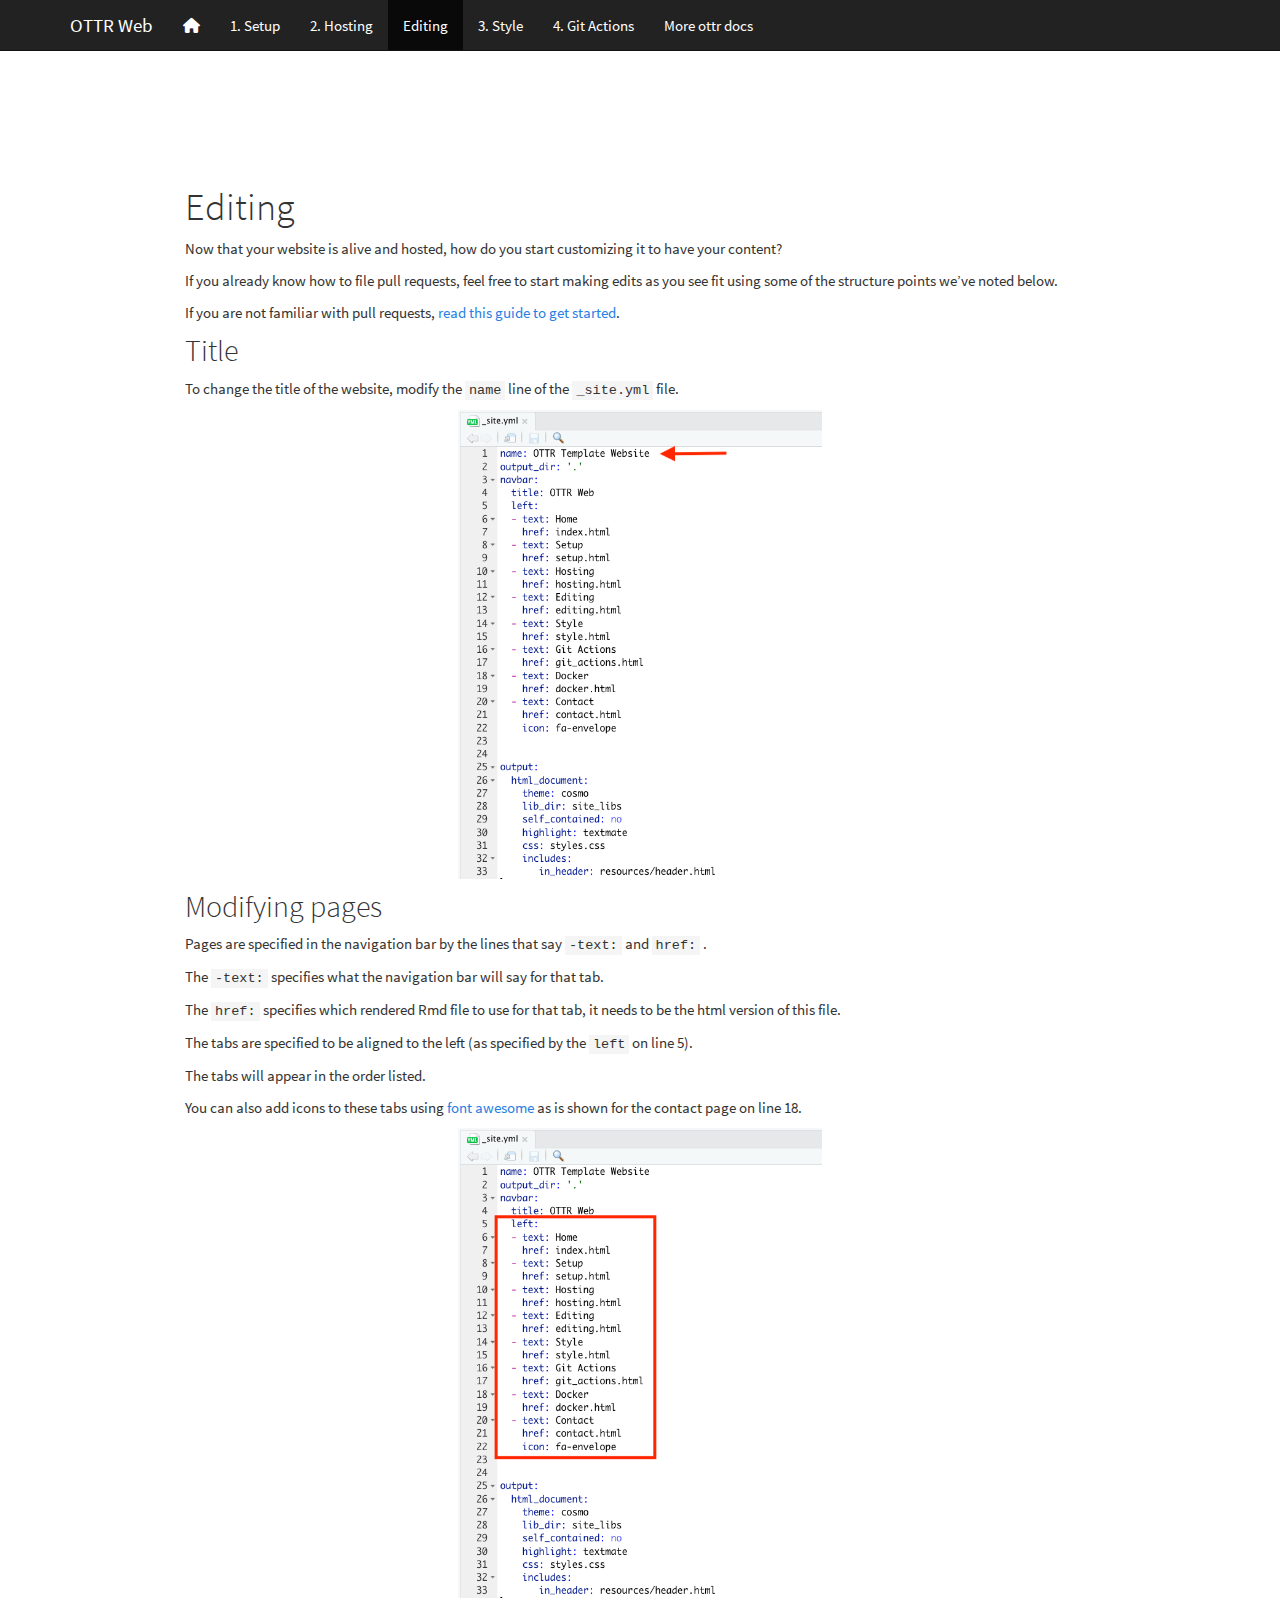
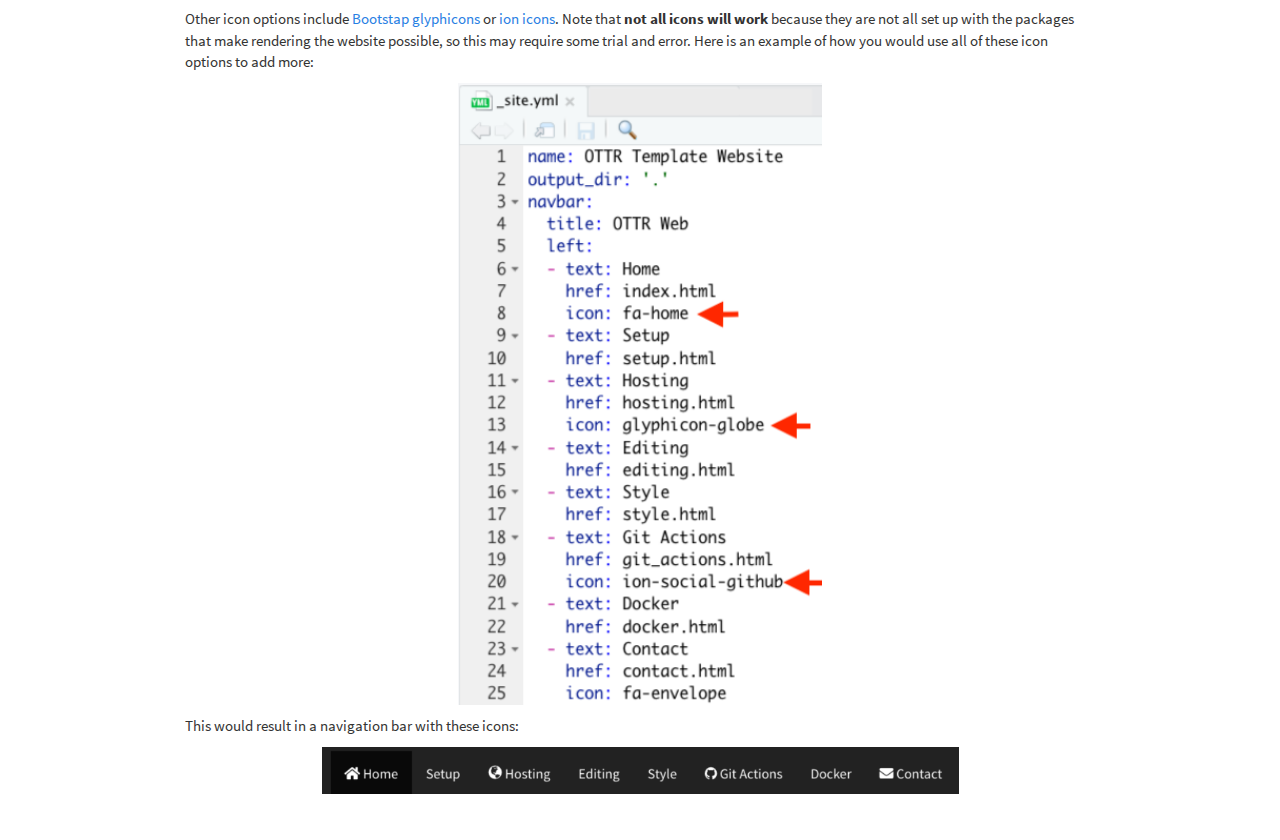
<file: docs/editing.html>
<!DOCTYPE html>

<html>

<head>

<meta charset="utf-8" />
<meta name="generator" content="pandoc" />
<meta http-equiv="X-UA-Compatible" content="IE=EDGE" />




<title>Editing</title>

<script src="site_libs/header-attrs-2.27.1/header-attrs.js"></script>
<script src="site_libs/jquery-3.6.0/jquery-3.6.0.min.js"></script>
<meta name="viewport" content="width=device-width, initial-scale=1" />
<link href="site_libs/bootstrap-3.3.5/css/cosmo.min.css" rel="stylesheet" />
<script src="site_libs/bootstrap-3.3.5/js/bootstrap.min.js"></script>
<script src="site_libs/bootstrap-3.3.5/shim/html5shiv.min.js"></script>
<script src="site_libs/bootstrap-3.3.5/shim/respond.min.js"></script>
<style>h1 {font-size: 34px;}
       h1.title {font-size: 38px;}
       h2 {font-size: 30px;}
       h3 {font-size: 24px;}
       h4 {font-size: 18px;}
       h5 {font-size: 16px;}
       h6 {font-size: 12px;}
       code {color: inherit; background-color: rgba(0, 0, 0, 0.04);}
       pre:not([class]) { background-color: white }</style>
<script src="site_libs/navigation-1.1/tabsets.js"></script>
<link href="site_libs/highlightjs-9.12.0/textmate.css" rel="stylesheet" />
<script src="site_libs/highlightjs-9.12.0/highlight.js"></script>
<link href="site_libs/font-awesome-6.4.2/css/all.min.css" rel="stylesheet" />
<link href="site_libs/font-awesome-6.4.2/css/v4-shims.min.css" rel="stylesheet" />
<link rel="shortcut icon" href="resources/images/favicon.ico" />
 <!--- go to https://favicon.io/favicon-converter/ to upload an image to make a new favicon.io. You will need to replace the current favicon.io image with the one in the downloaded directory from the website. The current image is in the resources/images/ directory --->

<style type="text/css">
  code{white-space: pre-wrap;}
  span.smallcaps{font-variant: small-caps;}
  span.underline{text-decoration: underline;}
  div.column{display: inline-block; vertical-align: top; width: 50%;}
  div.hanging-indent{margin-left: 1.5em; text-indent: -1.5em;}
  ul.task-list{list-style: none;}
    </style>

<style type="text/css">code{white-space: pre;}</style>
<script type="text/javascript">
if (window.hljs) {
  hljs.configure({languages: []});
  hljs.initHighlightingOnLoad();
  if (document.readyState && document.readyState === "complete") {
    window.setTimeout(function() { hljs.initHighlighting(); }, 0);
  }
}
</script>






<link rel="stylesheet" href="styles.css" type="text/css" />



<style type = "text/css">
.main-container {
  max-width: 940px;
  margin-left: auto;
  margin-right: auto;
}
img {
  max-width:100%;
}
.tabbed-pane {
  padding-top: 12px;
}
.html-widget {
  margin-bottom: 20px;
}
button.code-folding-btn:focus {
  outline: none;
}
summary {
  display: list-item;
}
details > summary > p:only-child {
  display: inline;
}
pre code {
  padding: 0;
}
</style>


<style type="text/css">
.dropdown-submenu {
  position: relative;
}
.dropdown-submenu>.dropdown-menu {
  top: 0;
  left: 100%;
  margin-top: -6px;
  margin-left: -1px;
  border-radius: 0 6px 6px 6px;
}
.dropdown-submenu:hover>.dropdown-menu {
  display: block;
}
.dropdown-submenu>a:after {
  display: block;
  content: " ";
  float: right;
  width: 0;
  height: 0;
  border-color: transparent;
  border-style: solid;
  border-width: 5px 0 5px 5px;
  border-left-color: #cccccc;
  margin-top: 5px;
  margin-right: -10px;
}
.dropdown-submenu:hover>a:after {
  border-left-color: #adb5bd;
}
.dropdown-submenu.pull-left {
  float: none;
}
.dropdown-submenu.pull-left>.dropdown-menu {
  left: -100%;
  margin-left: 10px;
  border-radius: 6px 0 6px 6px;
}
</style>

<script type="text/javascript">
// manage active state of menu based on current page
$(document).ready(function () {
  // active menu anchor
  href = window.location.pathname
  href = href.substr(href.lastIndexOf('/') + 1)
  if (href === "")
    href = "index.html";
  var menuAnchor = $('a[href="' + href + '"]');

  // mark the anchor link active (and if it's in a dropdown, also mark that active)
  var dropdown = menuAnchor.closest('li.dropdown');
  if (window.bootstrap) { // Bootstrap 4+
    menuAnchor.addClass('active');
    dropdown.find('> .dropdown-toggle').addClass('active');
  } else { // Bootstrap 3
    menuAnchor.parent().addClass('active');
    dropdown.addClass('active');
  }

  // Navbar adjustments
  var navHeight = $(".navbar").first().height() + 15;
  var style = document.createElement('style');
  var pt = "padding-top: " + navHeight + "px; ";
  var mt = "margin-top: -" + navHeight + "px; ";
  var css = "";
  // offset scroll position for anchor links (for fixed navbar)
  for (var i = 1; i <= 6; i++) {
    css += ".section h" + i + "{ " + pt + mt + "}\n";
  }
  style.innerHTML = "body {" + pt + "padding-bottom: 40px; }\n" + css;
  document.head.appendChild(style);
});
</script>

<!-- tabsets -->

<style type="text/css">
.tabset-dropdown > .nav-tabs {
  display: inline-table;
  max-height: 500px;
  min-height: 44px;
  overflow-y: auto;
  border: 1px solid #ddd;
  border-radius: 4px;
}

.tabset-dropdown > .nav-tabs > li.active:before, .tabset-dropdown > .nav-tabs.nav-tabs-open:before {
  content: "\e259";
  font-family: 'Glyphicons Halflings';
  display: inline-block;
  padding: 10px;
  border-right: 1px solid #ddd;
}

.tabset-dropdown > .nav-tabs.nav-tabs-open > li.active:before {
  content: "\e258";
  font-family: 'Glyphicons Halflings';
  border: none;
}

.tabset-dropdown > .nav-tabs > li.active {
  display: block;
}

.tabset-dropdown > .nav-tabs > li > a,
.tabset-dropdown > .nav-tabs > li > a:focus,
.tabset-dropdown > .nav-tabs > li > a:hover {
  border: none;
  display: inline-block;
  border-radius: 4px;
  background-color: transparent;
}

.tabset-dropdown > .nav-tabs.nav-tabs-open > li {
  display: block;
  float: none;
}

.tabset-dropdown > .nav-tabs > li {
  display: none;
}
</style>

<!-- code folding -->




</head>

<body>


<div class="container-fluid main-container">




<div class="navbar navbar-default  navbar-fixed-top" role="navigation">
  <div class="container">
    <div class="navbar-header">
      <button type="button" class="navbar-toggle collapsed" data-toggle="collapse" data-bs-toggle="collapse" data-target="#navbar" data-bs-target="#navbar">
        <span class="icon-bar"></span>
        <span class="icon-bar"></span>
        <span class="icon-bar"></span>
      </button>
      <a class="navbar-brand" href="index.html">OTTR Web</a>
    </div>
    <div id="navbar" class="navbar-collapse collapse">
      <ul class="nav navbar-nav">
        <li>
  <a href="index.html">
    <span class="fa fa-home"></span>
     
    
  </a>
</li>
<li>
  <a href="setup.html">1. Setup</a>
</li>
<li>
  <a href="hosting.html">2. Hosting</a>
</li>
<li>
  <a href="editing.html">Editing</a>
</li>
<li>
  <a href="style.html">3. Style</a>
</li>
<li>
  <a href="git_actions.html">4. Git Actions</a>
</li>
<li>
  <a href="https://www.ottrproject.org/">More ottr docs</a>
</li>
      </ul>
      <ul class="nav navbar-nav navbar-right">
        
      </ul>
    </div><!--/.nav-collapse -->
  </div><!--/.container -->
</div><!--/.navbar -->

<div id="header">



<h1 class="title toc-ignore">Editing</h1>

</div>


<p>Now that your website is alive and hosted, how do you start
customizing it to have your content?</p>
<p>If you already know how to file pull requests, feel free to start
making edits as you see fit using some of the structure points we’ve
noted below.</p>
<p>If you are not familiar with pull requests, <a
href="https://www.ottrproject.org/editing_website.html">read this guide
to get started</a>.</p>
<div id="title" class="section level2">
<h2>Title</h2>
<p>To change the title of the website, modify the <code>name</code> line
of the <code>_site.yml</code> file.</p>
<p><img src="resources/images/title.png" alt="Change title" width="40%" style="display: block; margin: auto;" /></p>
</div>
<div id="modifying-pages" class="section level2">
<h2>Modifying pages</h2>
<p>Pages are specified in the navigation bar by the lines that say
<code>-text:</code> and <code>href:</code> .</p>
<p>The <code>-text:</code> specifies what the navigation bar will say
for that tab.</p>
<p>The <code>href:</code> specifies which rendered Rmd file to use for
that tab, it needs to be the html version of this file.</p>
<p>The tabs are specified to be aligned to the left (as specified by the
<code>left</code> on line 5).</p>
<p>The tabs will appear in the order listed.</p>
<p>You can also add icons to these tabs using <a
href="https://fontawesome.com/">font awesome</a> as is shown for the
contact page on line 18.</p>
<p><img src="resources/images/page_modification.png" alt="Page modification" width="40%" style="display: block; margin: auto;" /></p>
<p>Other icon options include <a
href="https://www.w3schools.com/bootstrap/bootstrap_ref_comp_glyphs.asp">Bootstap
glyphicons</a> or <a href="https://ionic.io/ionicons">ion icons</a>.
Note that <strong>not all icons will work</strong> because they are not
all set up with the packages that make rendering the website possible,
so this may require some trial and error. Here is an example of how you
would use all of these icon options to add more:</p>
<p><img src="resources/images/more_icons.png" alt="more icon options" width="40%" style="display: block; margin: auto;" /></p>
<p>This would result in a navigation bar with these icons:</p>
<p><img src="resources/images/more_icons_result.png" alt="more icon options" width="70%" style="display: block; margin: auto;" /></p>
</div>




</div>

<script>

// add bootstrap table styles to pandoc tables
function bootstrapStylePandocTables() {
  $('tr.odd').parent('tbody').parent('table').addClass('table table-condensed');
}
$(document).ready(function () {
  bootstrapStylePandocTables();
});


</script>

<!-- tabsets -->

<script>
$(document).ready(function () {
  window.buildTabsets("TOC");
});

$(document).ready(function () {
  $('.tabset-dropdown > .nav-tabs > li').click(function () {
    $(this).parent().toggleClass('nav-tabs-open');
  });
});
</script>

<!-- code folding -->


<!-- dynamically load mathjax for compatibility with self-contained -->
<script>
  (function () {
    var script = document.createElement("script");
    script.type = "text/javascript";
    script.src  = "https://mathjax.rstudio.com/latest/MathJax.js?config=TeX-AMS-MML_HTMLorMML";
    document.getElementsByTagName("head")[0].appendChild(script);
  })();
</script>

</body>
</html>
</file>
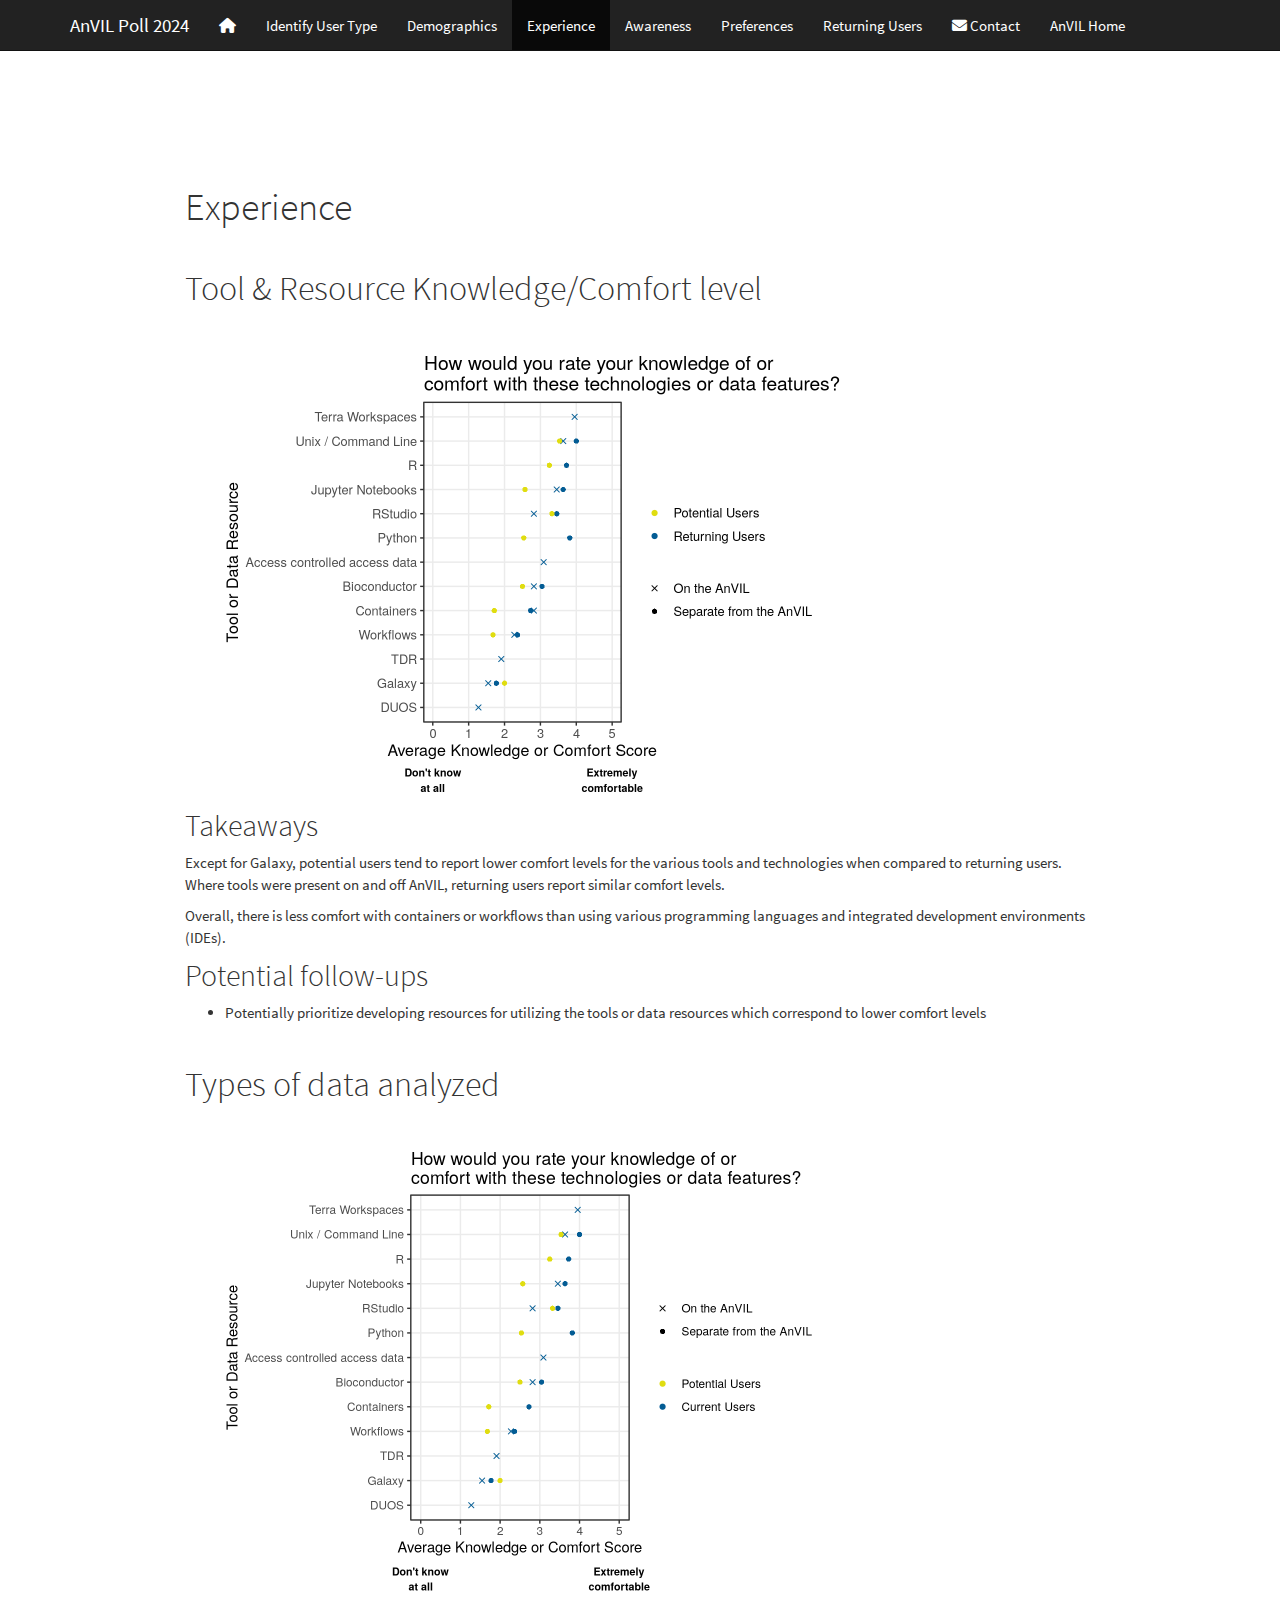
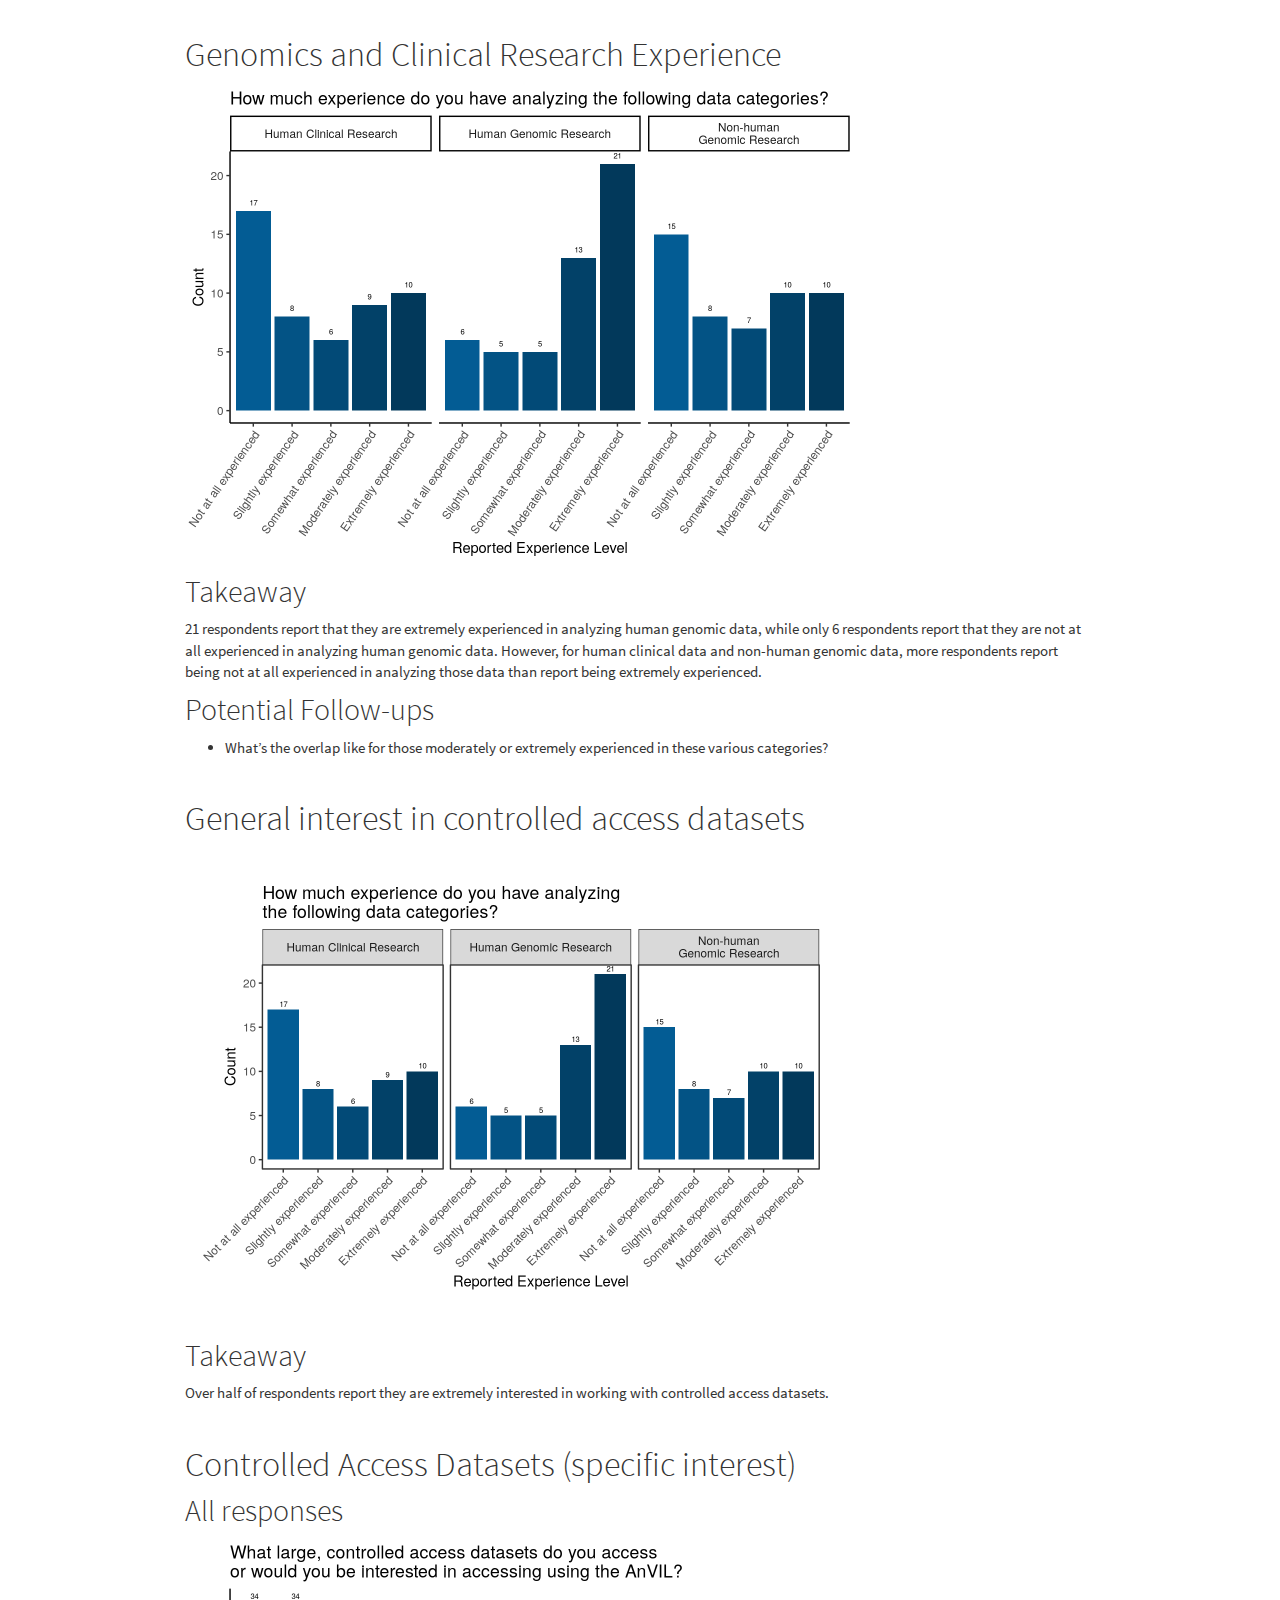
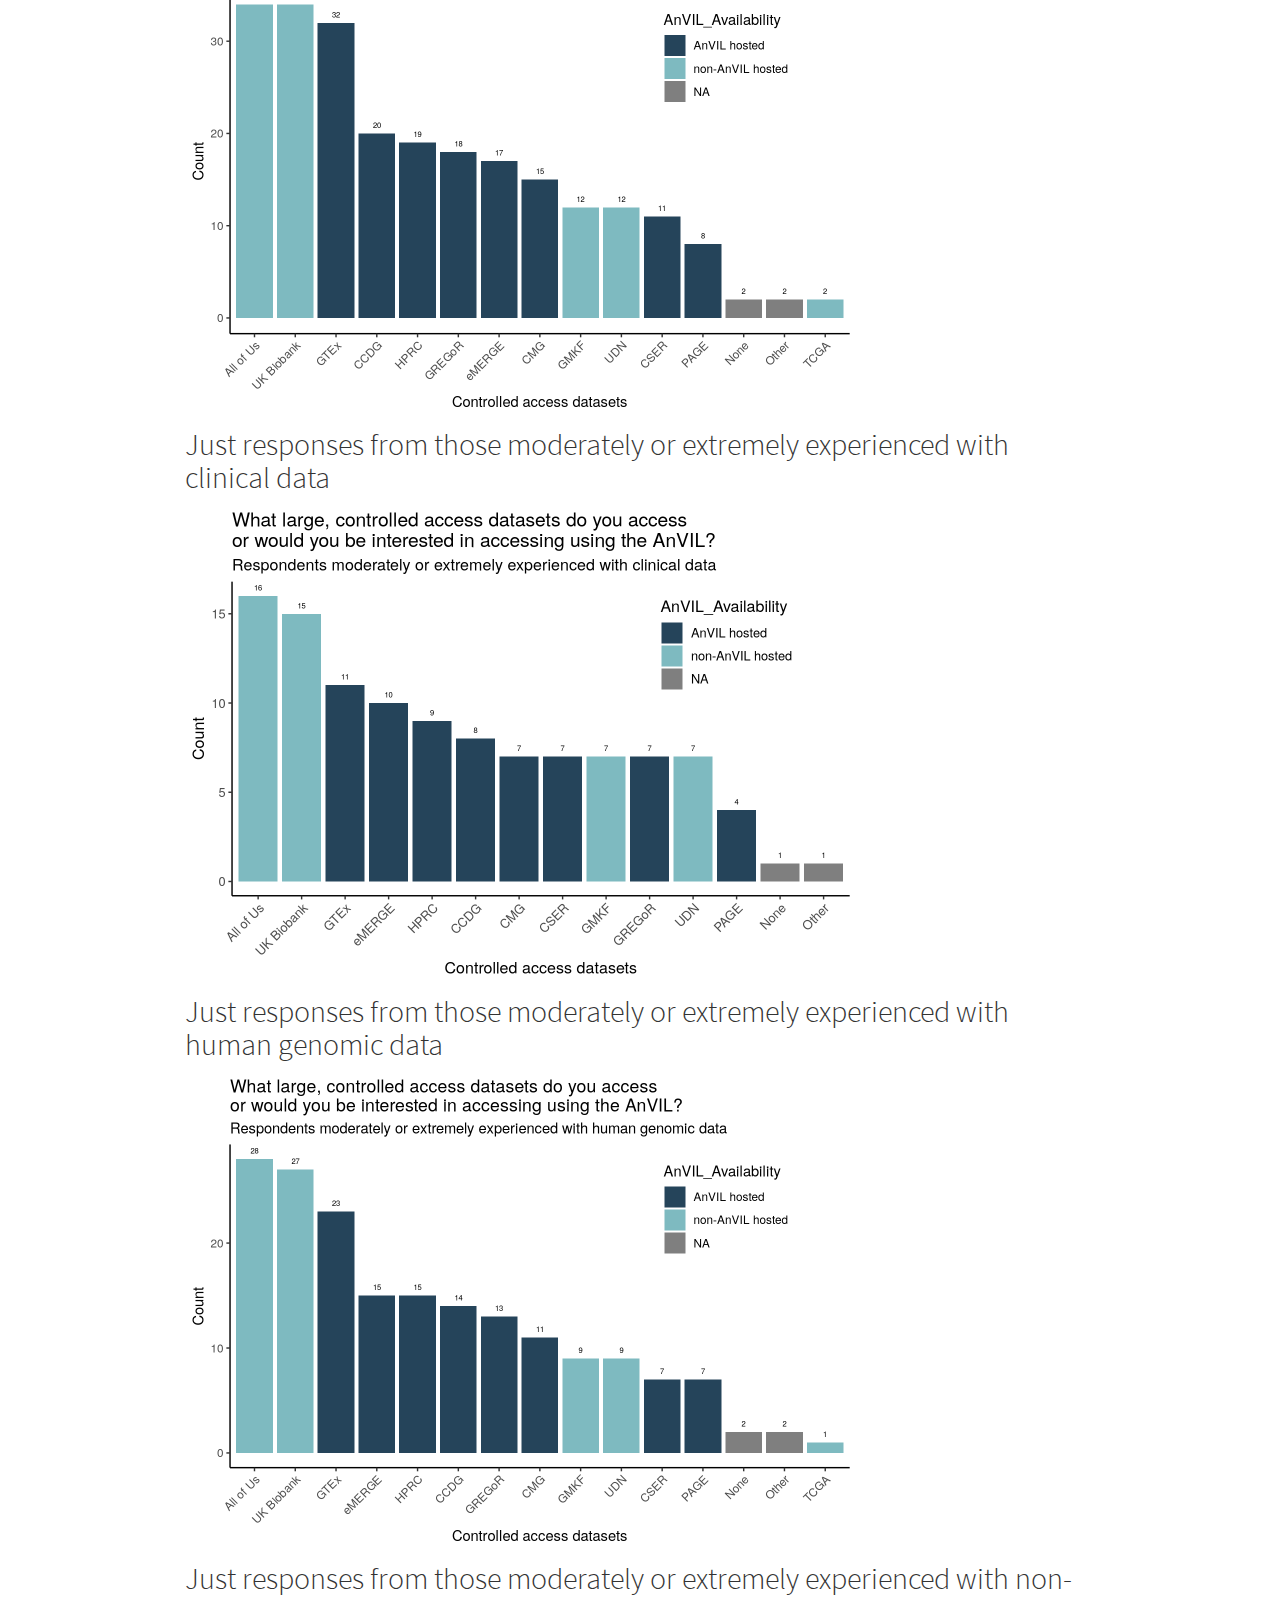
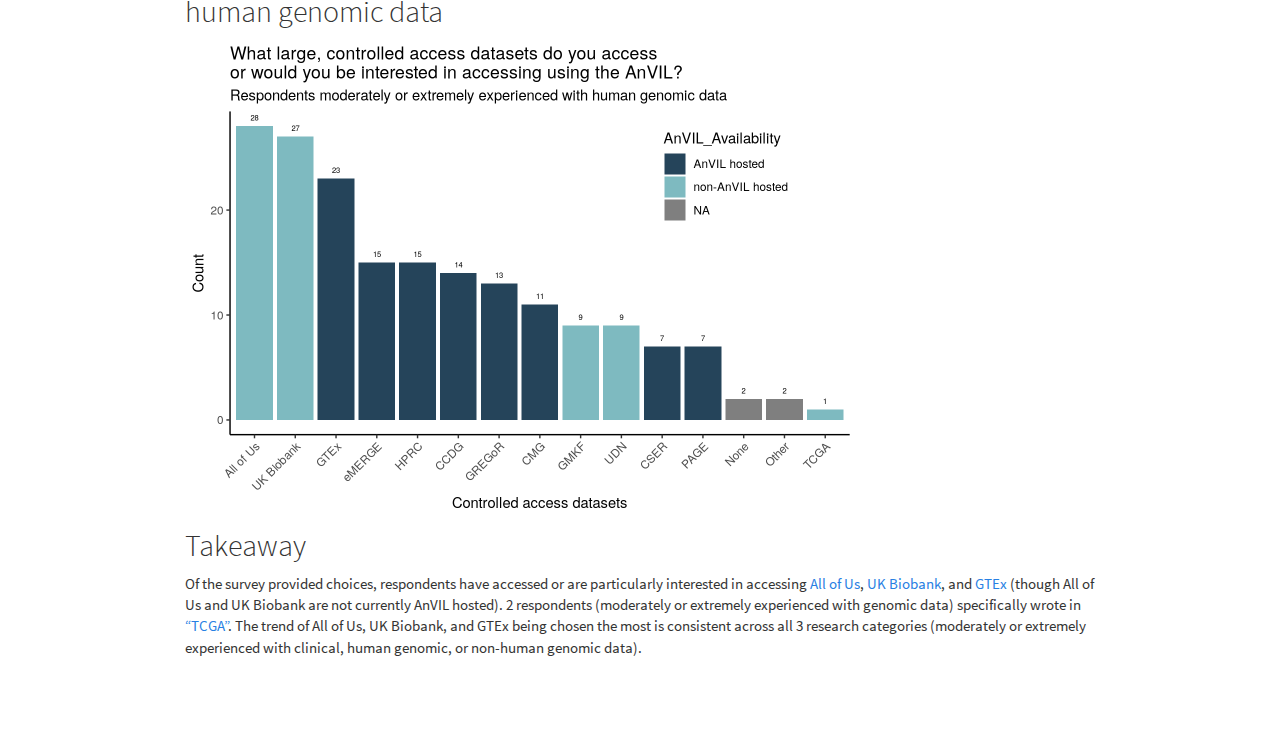
<file: docs/Experience.html>
<!DOCTYPE html>

<html>

<head>

<meta charset="utf-8" />
<meta name="generator" content="pandoc" />
<meta http-equiv="X-UA-Compatible" content="IE=EDGE" />




<title>Experience</title>

<script src="site_libs/header-attrs-2.27.1/header-attrs.js"></script>
<script src="site_libs/jquery-3.6.0/jquery-3.6.0.min.js"></script>
<meta name="viewport" content="width=device-width, initial-scale=1" />
<link href="site_libs/bootstrap-3.3.5/css/cosmo.min.css" rel="stylesheet" />
<script src="site_libs/bootstrap-3.3.5/js/bootstrap.min.js"></script>
<script src="site_libs/bootstrap-3.3.5/shim/html5shiv.min.js"></script>
<script src="site_libs/bootstrap-3.3.5/shim/respond.min.js"></script>
<style>h1 {font-size: 34px;}
       h1.title {font-size: 38px;}
       h2 {font-size: 30px;}
       h3 {font-size: 24px;}
       h4 {font-size: 18px;}
       h5 {font-size: 16px;}
       h6 {font-size: 12px;}
       code {color: inherit; background-color: rgba(0, 0, 0, 0.04);}
       pre:not([class]) { background-color: white }</style>
<script src="site_libs/navigation-1.1/tabsets.js"></script>
<link href="site_libs/highlightjs-9.12.0/textmate.css" rel="stylesheet" />
<script src="site_libs/highlightjs-9.12.0/highlight.js"></script>
<link href="site_libs/font-awesome-6.4.2/css/all.min.css" rel="stylesheet" />
<link href="site_libs/font-awesome-6.4.2/css/v4-shims.min.css" rel="stylesheet" />
<link rel="shortcut icon" href="resources/images/favicon.ico" />
 <!--- go to https://favicon.io/favicon-converter/ to upload an image to make a new favicon.io. You will need to replace the current favicon.io image with the one in the downloaded directory from the website. The current image is in the resources/images/ directory --->

<style type="text/css">
  code{white-space: pre-wrap;}
  span.smallcaps{font-variant: small-caps;}
  span.underline{text-decoration: underline;}
  div.column{display: inline-block; vertical-align: top; width: 50%;}
  div.hanging-indent{margin-left: 1.5em; text-indent: -1.5em;}
  ul.task-list{list-style: none;}
    </style>

<style type="text/css">code{white-space: pre;}</style>
<script type="text/javascript">
if (window.hljs) {
  hljs.configure({languages: []});
  hljs.initHighlightingOnLoad();
  if (document.readyState && document.readyState === "complete") {
    window.setTimeout(function() { hljs.initHighlighting(); }, 0);
  }
}
</script>






<link rel="stylesheet" href="styles.css" type="text/css" />



<style type = "text/css">
.main-container {
  max-width: 940px;
  margin-left: auto;
  margin-right: auto;
}
img {
  max-width:100%;
}
.tabbed-pane {
  padding-top: 12px;
}
.html-widget {
  margin-bottom: 20px;
}
button.code-folding-btn:focus {
  outline: none;
}
summary {
  display: list-item;
}
details > summary > p:only-child {
  display: inline;
}
pre code {
  padding: 0;
}
</style>


<style type="text/css">
.dropdown-submenu {
  position: relative;
}
.dropdown-submenu>.dropdown-menu {
  top: 0;
  left: 100%;
  margin-top: -6px;
  margin-left: -1px;
  border-radius: 0 6px 6px 6px;
}
.dropdown-submenu:hover>.dropdown-menu {
  display: block;
}
.dropdown-submenu>a:after {
  display: block;
  content: " ";
  float: right;
  width: 0;
  height: 0;
  border-color: transparent;
  border-style: solid;
  border-width: 5px 0 5px 5px;
  border-left-color: #cccccc;
  margin-top: 5px;
  margin-right: -10px;
}
.dropdown-submenu:hover>a:after {
  border-left-color: #adb5bd;
}
.dropdown-submenu.pull-left {
  float: none;
}
.dropdown-submenu.pull-left>.dropdown-menu {
  left: -100%;
  margin-left: 10px;
  border-radius: 6px 0 6px 6px;
}
</style>

<script type="text/javascript">
// manage active state of menu based on current page
$(document).ready(function () {
  // active menu anchor
  href = window.location.pathname
  href = href.substr(href.lastIndexOf('/') + 1)
  if (href === "")
    href = "index.html";
  var menuAnchor = $('a[href="' + href + '"]');

  // mark the anchor link active (and if it's in a dropdown, also mark that active)
  var dropdown = menuAnchor.closest('li.dropdown');
  if (window.bootstrap) { // Bootstrap 4+
    menuAnchor.addClass('active');
    dropdown.find('> .dropdown-toggle').addClass('active');
  } else { // Bootstrap 3
    menuAnchor.parent().addClass('active');
    dropdown.addClass('active');
  }

  // Navbar adjustments
  var navHeight = $(".navbar").first().height() + 15;
  var style = document.createElement('style');
  var pt = "padding-top: " + navHeight + "px; ";
  var mt = "margin-top: -" + navHeight + "px; ";
  var css = "";
  // offset scroll position for anchor links (for fixed navbar)
  for (var i = 1; i <= 6; i++) {
    css += ".section h" + i + "{ " + pt + mt + "}\n";
  }
  style.innerHTML = "body {" + pt + "padding-bottom: 40px; }\n" + css;
  document.head.appendChild(style);
});
</script>

<!-- tabsets -->

<style type="text/css">
.tabset-dropdown > .nav-tabs {
  display: inline-table;
  max-height: 500px;
  min-height: 44px;
  overflow-y: auto;
  border: 1px solid #ddd;
  border-radius: 4px;
}

.tabset-dropdown > .nav-tabs > li.active:before, .tabset-dropdown > .nav-tabs.nav-tabs-open:before {
  content: "\e259";
  font-family: 'Glyphicons Halflings';
  display: inline-block;
  padding: 10px;
  border-right: 1px solid #ddd;
}

.tabset-dropdown > .nav-tabs.nav-tabs-open > li.active:before {
  content: "\e258";
  font-family: 'Glyphicons Halflings';
  border: none;
}

.tabset-dropdown > .nav-tabs > li.active {
  display: block;
}

.tabset-dropdown > .nav-tabs > li > a,
.tabset-dropdown > .nav-tabs > li > a:focus,
.tabset-dropdown > .nav-tabs > li > a:hover {
  border: none;
  display: inline-block;
  border-radius: 4px;
  background-color: transparent;
}

.tabset-dropdown > .nav-tabs.nav-tabs-open > li {
  display: block;
  float: none;
}

.tabset-dropdown > .nav-tabs > li {
  display: none;
}
</style>

<!-- code folding -->




</head>

<body>


<div class="container-fluid main-container">




<div class="navbar navbar-default  navbar-fixed-top" role="navigation">
  <div class="container">
    <div class="navbar-header">
      <button type="button" class="navbar-toggle collapsed" data-toggle="collapse" data-bs-toggle="collapse" data-target="#navbar" data-bs-target="#navbar">
        <span class="icon-bar"></span>
        <span class="icon-bar"></span>
        <span class="icon-bar"></span>
      </button>
      <a class="navbar-brand" href="index.html">AnVIL Poll 2024</a>
    </div>
    <div id="navbar" class="navbar-collapse collapse">
      <ul class="nav navbar-nav">
        <li>
  <a href="index.html">
    <span class="fa fa-home"></span>
     
    
  </a>
</li>
<li>
  <a href="IdentifyTypeOfUsers.html">Identify User Type</a>
</li>
<li>
  <a href="Demographics.html">Demographics</a>
</li>
<li>
  <a href="Experience.html">Experience</a>
</li>
<li>
  <a href="Awareness.html">Awareness</a>
</li>
<li>
  <a href="Preferences.html">Preferences</a>
</li>
<li>
  <a href="CurrentUserQs.html">Returning Users</a>
</li>
<li>
  <a href="contact.html">
    <span class="fa fa-envelope"></span>
     
    Contact
  </a>
</li>
<li>
  <a href="https://www.anvilproject.org/">AnVIL Home</a>
</li>
      </ul>
      <ul class="nav navbar-nav navbar-right">
        
      </ul>
    </div><!--/.nav-collapse -->
  </div><!--/.container -->
</div><!--/.navbar -->

<div id="header">



<h1 class="title toc-ignore">Experience</h1>

</div>


<p><br/></p>
<div id="tool-resource-knowledgecomfort-level" class="section level1">
<h1>Tool &amp; Resource Knowledge/Comfort level</h1>
<p><img src="Experience_files/figure-html/unnamed-chunk-2-1.png" width="672" /></p>
<div id="takeaways" class="section level2">
<h2>Takeaways</h2>
<p>Except for Galaxy, potential users tend to report lower comfort
levels for the various tools and technologies when compared to returning
users. Where tools were present on and off AnVIL, returning users report
similar comfort levels.</p>
<p>Overall, there is less comfort with containers or workflows than
using various programming languages and integrated development
environments (IDEs).</p>
</div>
<div id="potential-follow-ups" class="section level2">
<h2>Potential follow-ups</h2>
<ul>
<li>Potentially prioritize developing resources for utilizing the tools
or data resources which correspond to lower comfort levels</li>
</ul>
<p><br/></p>
</div>
</div>
<div id="types-of-data-analyzed" class="section level1">
<h1>Types of data analyzed</h1>
<p><img src="Experience_files/figure-html/unnamed-chunk-3-1.png" width="672" /></p>
<p><br/></p>
</div>
<div id="genomics-and-clinical-research-experience"
class="section level1">
<h1>Genomics and Clinical Research Experience</h1>
<p><img src="Experience_files/figure-html/unnamed-chunk-4-1.png" width="672" /></p>
<div id="takeaway" class="section level2">
<h2>Takeaway</h2>
<p>21 respondents report that they are extremely experienced in
analyzing human genomic data, while only 6 respondents report that they
are not at all experienced in analyzing human genomic data. However, for
human clinical data and non-human genomic data, more respondents report
being not at all experienced in analyzing those data than report being
extremely experienced.</p>
</div>
<div id="potential-follow-ups-1" class="section level2">
<h2>Potential Follow-ups</h2>
<ul>
<li>What’s the overlap like for those moderately or extremely
experienced in these various categories?</li>
</ul>
<p><br/></p>
</div>
</div>
<div id="general-interest-in-controlled-access-datasets"
class="section level1">
<h1>General interest in controlled access datasets</h1>
<p><img src="Experience_files/figure-html/unnamed-chunk-5-1.png" width="672" /></p>
<div id="takeaway-1" class="section level2">
<h2>Takeaway</h2>
<p>Over half of respondents report they are extremely interested in
working with controlled access datasets.</p>
<p><br/></p>
</div>
</div>
<div id="controlled-access-datasets-specific-interest"
class="section level1">
<h1>Controlled Access Datasets (specific interest)</h1>
<div id="all-responses" class="section level2">
<h2>All responses</h2>
<p><img src="Experience_files/figure-html/unnamed-chunk-6-1.png" width="672" /></p>
</div>
<div
id="just-responses-from-those-moderately-or-extremely-experienced-with-clinical-data"
class="section level2">
<h2>Just responses from those moderately or extremely experienced with
clinical data</h2>
<p><img src="Experience_files/figure-html/unnamed-chunk-7-1.png" width="672" /></p>
</div>
<div
id="just-responses-from-those-moderately-or-extremely-experienced-with-human-genomic-data"
class="section level2">
<h2>Just responses from those moderately or extremely experienced with
human genomic data</h2>
<p><img src="Experience_files/figure-html/unnamed-chunk-8-1.png" width="672" /></p>
</div>
<div
id="just-responses-from-those-moderately-or-extremely-experienced-with-non-human-genomic-data"
class="section level2">
<h2>Just responses from those moderately or extremely experienced with
non-human genomic data</h2>
<p><img src="Experience_files/figure-html/unnamed-chunk-9-1.png" width="672" /></p>
</div>
<div id="takeaway-2" class="section level2">
<h2>Takeaway</h2>
<p>Of the survey provided choices, respondents have accessed or are
particularly interested in accessing <a
href="https://www.researchallofus.org/">All of Us</a>, <a
href="https://www.ukbiobank.ac.uk/enable-your-research/about-our-data">UK
Biobank</a>, and <a
href="https://anvilproject.org/data/consortia/GTEx">GTEx</a> (though All
of Us and UK Biobank are not currently AnVIL hosted). 2 respondents
(moderately or extremely experienced with genomic data) specifically
wrote in <a
href="https://www.cancer.gov/ccg/research/genome-sequencing/tcga">“TCGA”</a>.
The trend of All of Us, UK Biobank, and GTEx being chosen the most is
consistent across all 3 research categories (moderately or extremely
experienced with clinical, human genomic, or non-human genomic
data).</p>
<p><br/></p>
</div>
</div>




</div>

<script>

// add bootstrap table styles to pandoc tables
function bootstrapStylePandocTables() {
  $('tr.odd').parent('tbody').parent('table').addClass('table table-condensed');
}
$(document).ready(function () {
  bootstrapStylePandocTables();
});


</script>

<!-- tabsets -->

<script>
$(document).ready(function () {
  window.buildTabsets("TOC");
});

$(document).ready(function () {
  $('.tabset-dropdown > .nav-tabs > li').click(function () {
    $(this).parent().toggleClass('nav-tabs-open');
  });
});
</script>

<!-- code folding -->


<!-- dynamically load mathjax for compatibility with self-contained -->
<script>
  (function () {
    var script = document.createElement("script");
    script.type = "text/javascript";
    script.src  = "https://mathjax.rstudio.com/latest/MathJax.js?config=TeX-AMS-MML_HTMLorMML";
    document.getElementsByTagName("head")[0].appendChild(script);
  })();
</script>

</body>
</html>
</file>
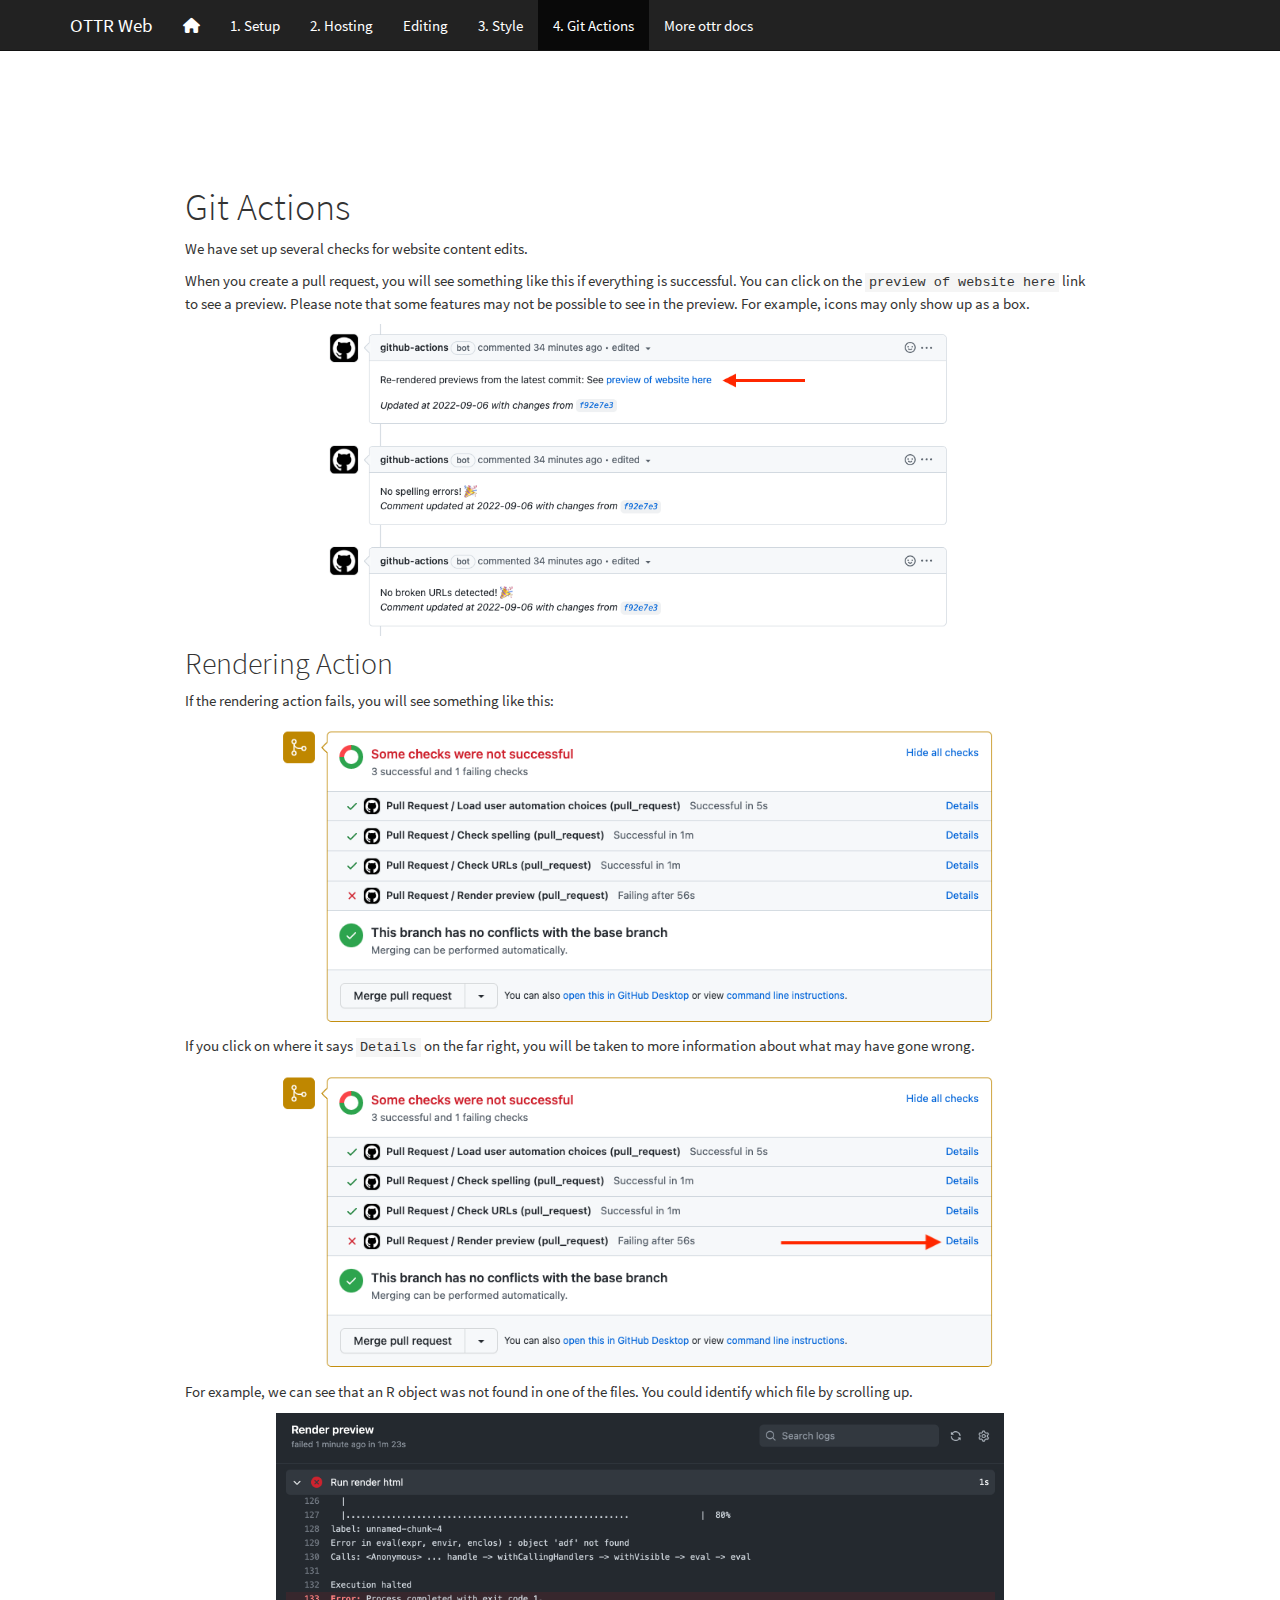
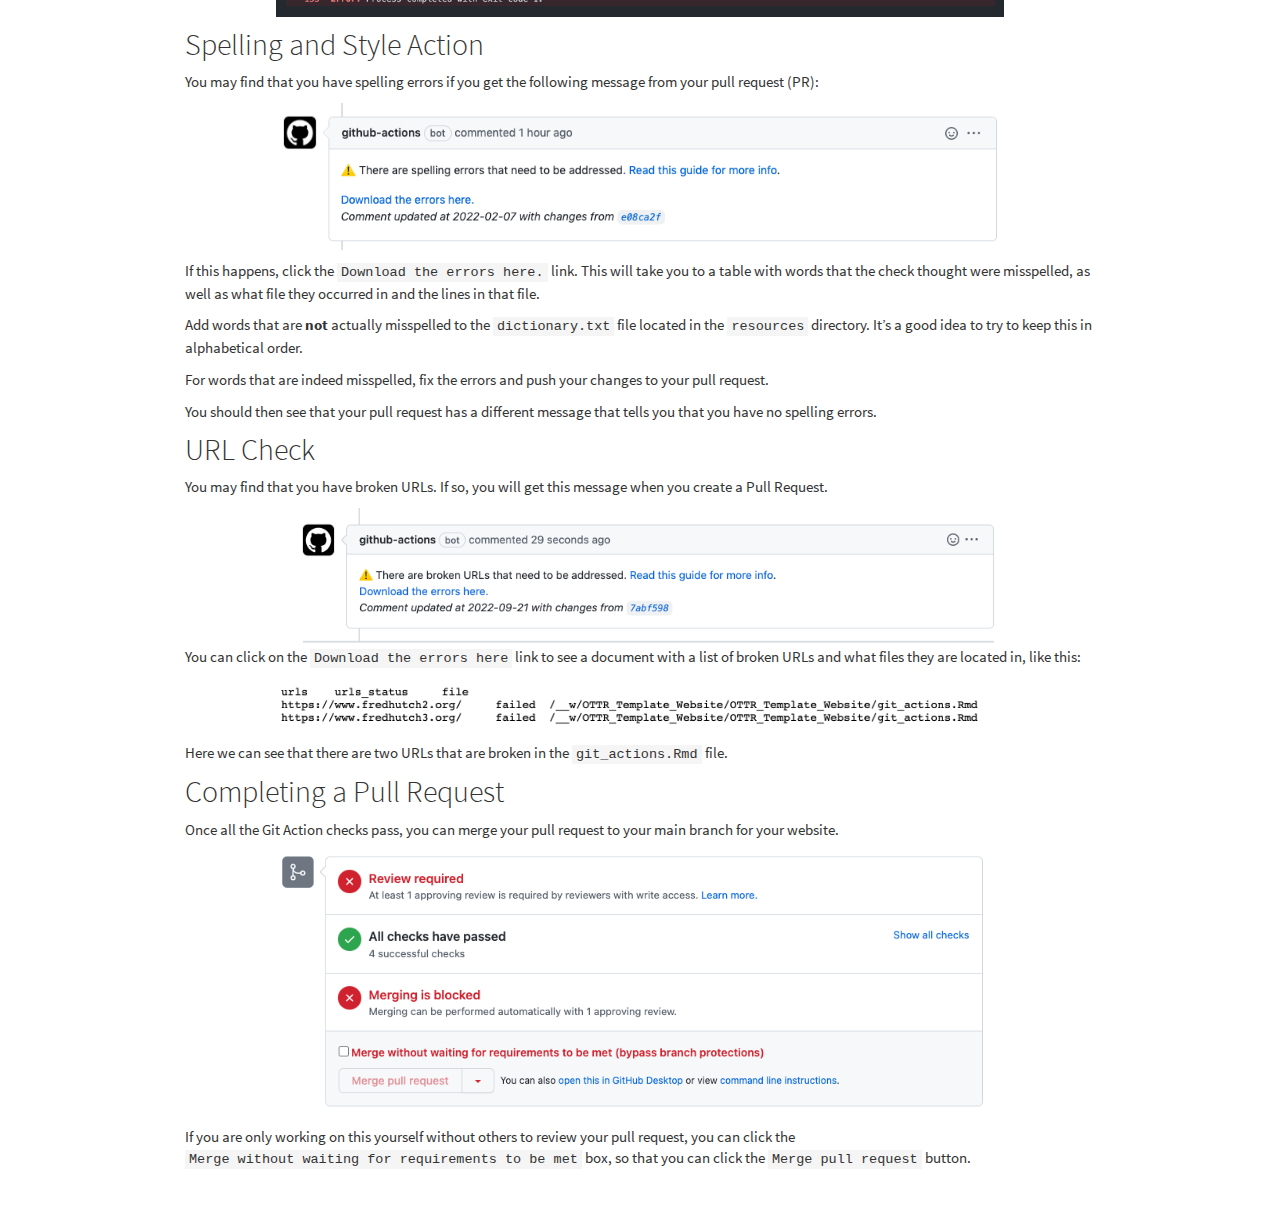
<file: docs/git_actions.html>
<!DOCTYPE html>

<html>

<head>

<meta charset="utf-8" />
<meta name="generator" content="pandoc" />
<meta http-equiv="X-UA-Compatible" content="IE=EDGE" />




<title>Git Actions</title>

<script src="site_libs/header-attrs-2.27.1/header-attrs.js"></script>
<script src="site_libs/jquery-3.6.0/jquery-3.6.0.min.js"></script>
<meta name="viewport" content="width=device-width, initial-scale=1" />
<link href="site_libs/bootstrap-3.3.5/css/cosmo.min.css" rel="stylesheet" />
<script src="site_libs/bootstrap-3.3.5/js/bootstrap.min.js"></script>
<script src="site_libs/bootstrap-3.3.5/shim/html5shiv.min.js"></script>
<script src="site_libs/bootstrap-3.3.5/shim/respond.min.js"></script>
<style>h1 {font-size: 34px;}
       h1.title {font-size: 38px;}
       h2 {font-size: 30px;}
       h3 {font-size: 24px;}
       h4 {font-size: 18px;}
       h5 {font-size: 16px;}
       h6 {font-size: 12px;}
       code {color: inherit; background-color: rgba(0, 0, 0, 0.04);}
       pre:not([class]) { background-color: white }</style>
<script src="site_libs/navigation-1.1/tabsets.js"></script>
<link href="site_libs/highlightjs-9.12.0/textmate.css" rel="stylesheet" />
<script src="site_libs/highlightjs-9.12.0/highlight.js"></script>
<link href="site_libs/font-awesome-6.4.2/css/all.min.css" rel="stylesheet" />
<link href="site_libs/font-awesome-6.4.2/css/v4-shims.min.css" rel="stylesheet" />
<link rel="shortcut icon" href="resources/images/favicon.ico" />
 <!--- go to https://favicon.io/favicon-converter/ to upload an image to make a new favicon.io. You will need to replace the current favicon.io image with the one in the downloaded directory from the website. The current image is in the resources/images/ directory --->

<style type="text/css">
  code{white-space: pre-wrap;}
  span.smallcaps{font-variant: small-caps;}
  span.underline{text-decoration: underline;}
  div.column{display: inline-block; vertical-align: top; width: 50%;}
  div.hanging-indent{margin-left: 1.5em; text-indent: -1.5em;}
  ul.task-list{list-style: none;}
    </style>

<style type="text/css">code{white-space: pre;}</style>
<script type="text/javascript">
if (window.hljs) {
  hljs.configure({languages: []});
  hljs.initHighlightingOnLoad();
  if (document.readyState && document.readyState === "complete") {
    window.setTimeout(function() { hljs.initHighlighting(); }, 0);
  }
}
</script>






<link rel="stylesheet" href="styles.css" type="text/css" />



<style type = "text/css">
.main-container {
  max-width: 940px;
  margin-left: auto;
  margin-right: auto;
}
img {
  max-width:100%;
}
.tabbed-pane {
  padding-top: 12px;
}
.html-widget {
  margin-bottom: 20px;
}
button.code-folding-btn:focus {
  outline: none;
}
summary {
  display: list-item;
}
details > summary > p:only-child {
  display: inline;
}
pre code {
  padding: 0;
}
</style>


<style type="text/css">
.dropdown-submenu {
  position: relative;
}
.dropdown-submenu>.dropdown-menu {
  top: 0;
  left: 100%;
  margin-top: -6px;
  margin-left: -1px;
  border-radius: 0 6px 6px 6px;
}
.dropdown-submenu:hover>.dropdown-menu {
  display: block;
}
.dropdown-submenu>a:after {
  display: block;
  content: " ";
  float: right;
  width: 0;
  height: 0;
  border-color: transparent;
  border-style: solid;
  border-width: 5px 0 5px 5px;
  border-left-color: #cccccc;
  margin-top: 5px;
  margin-right: -10px;
}
.dropdown-submenu:hover>a:after {
  border-left-color: #adb5bd;
}
.dropdown-submenu.pull-left {
  float: none;
}
.dropdown-submenu.pull-left>.dropdown-menu {
  left: -100%;
  margin-left: 10px;
  border-radius: 6px 0 6px 6px;
}
</style>

<script type="text/javascript">
// manage active state of menu based on current page
$(document).ready(function () {
  // active menu anchor
  href = window.location.pathname
  href = href.substr(href.lastIndexOf('/') + 1)
  if (href === "")
    href = "index.html";
  var menuAnchor = $('a[href="' + href + '"]');

  // mark the anchor link active (and if it's in a dropdown, also mark that active)
  var dropdown = menuAnchor.closest('li.dropdown');
  if (window.bootstrap) { // Bootstrap 4+
    menuAnchor.addClass('active');
    dropdown.find('> .dropdown-toggle').addClass('active');
  } else { // Bootstrap 3
    menuAnchor.parent().addClass('active');
    dropdown.addClass('active');
  }

  // Navbar adjustments
  var navHeight = $(".navbar").first().height() + 15;
  var style = document.createElement('style');
  var pt = "padding-top: " + navHeight + "px; ";
  var mt = "margin-top: -" + navHeight + "px; ";
  var css = "";
  // offset scroll position for anchor links (for fixed navbar)
  for (var i = 1; i <= 6; i++) {
    css += ".section h" + i + "{ " + pt + mt + "}\n";
  }
  style.innerHTML = "body {" + pt + "padding-bottom: 40px; }\n" + css;
  document.head.appendChild(style);
});
</script>

<!-- tabsets -->

<style type="text/css">
.tabset-dropdown > .nav-tabs {
  display: inline-table;
  max-height: 500px;
  min-height: 44px;
  overflow-y: auto;
  border: 1px solid #ddd;
  border-radius: 4px;
}

.tabset-dropdown > .nav-tabs > li.active:before, .tabset-dropdown > .nav-tabs.nav-tabs-open:before {
  content: "\e259";
  font-family: 'Glyphicons Halflings';
  display: inline-block;
  padding: 10px;
  border-right: 1px solid #ddd;
}

.tabset-dropdown > .nav-tabs.nav-tabs-open > li.active:before {
  content: "\e258";
  font-family: 'Glyphicons Halflings';
  border: none;
}

.tabset-dropdown > .nav-tabs > li.active {
  display: block;
}

.tabset-dropdown > .nav-tabs > li > a,
.tabset-dropdown > .nav-tabs > li > a:focus,
.tabset-dropdown > .nav-tabs > li > a:hover {
  border: none;
  display: inline-block;
  border-radius: 4px;
  background-color: transparent;
}

.tabset-dropdown > .nav-tabs.nav-tabs-open > li {
  display: block;
  float: none;
}

.tabset-dropdown > .nav-tabs > li {
  display: none;
}
</style>

<!-- code folding -->




</head>

<body>


<div class="container-fluid main-container">




<div class="navbar navbar-default  navbar-fixed-top" role="navigation">
  <div class="container">
    <div class="navbar-header">
      <button type="button" class="navbar-toggle collapsed" data-toggle="collapse" data-bs-toggle="collapse" data-target="#navbar" data-bs-target="#navbar">
        <span class="icon-bar"></span>
        <span class="icon-bar"></span>
        <span class="icon-bar"></span>
      </button>
      <a class="navbar-brand" href="index.html">OTTR Web</a>
    </div>
    <div id="navbar" class="navbar-collapse collapse">
      <ul class="nav navbar-nav">
        <li>
  <a href="index.html">
    <span class="fa fa-home"></span>
     
    
  </a>
</li>
<li>
  <a href="setup.html">1. Setup</a>
</li>
<li>
  <a href="hosting.html">2. Hosting</a>
</li>
<li>
  <a href="editing.html">Editing</a>
</li>
<li>
  <a href="style.html">3. Style</a>
</li>
<li>
  <a href="git_actions.html">4. Git Actions</a>
</li>
<li>
  <a href="https://www.ottrproject.org/">More ottr docs</a>
</li>
      </ul>
      <ul class="nav navbar-nav navbar-right">
        
      </ul>
    </div><!--/.nav-collapse -->
  </div><!--/.container -->
</div><!--/.navbar -->

<div id="header">



<h1 class="title toc-ignore">Git Actions</h1>

</div>


<p>We have set up several checks for website content edits.</p>
<p>When you create a pull request, you will see something like this if
everything is successful. You can click on the
<code>preview of website here</code> link to see a preview. Please note
that some features may not be possible to see in the preview. For
example, icons may only show up as a box.</p>
<p><img src="resources/images/checks.png" alt="pull request checks" width="70%" style="display: block; margin: auto;" /></p>
<div id="rendering-action" class="section level2">
<h2>Rendering Action</h2>
<p>If the rendering action fails, you will see something like this:</p>
<p><img src="resources/images/render_fail.png" alt="render issue pull request image" width="80%" style="display: block; margin: auto;" /></p>
<p>If you click on where it says <code>Details</code> on the far right,
you will be taken to more information about what may have gone
wrong.</p>
<p><img src="resources/images/render_fail2.png" alt="render issue pull request image" width="80%" style="display: block; margin: auto;" /></p>
<p>For example, we can see that an R object was not found in one of the
files. You could identify which file by scrolling up.</p>
<p><img src="resources/images/render_fail_details.png" alt="render issue pull request image" width="80%" style="display: block; margin: auto;" /></p>
</div>
<div id="spelling-and-style-action" class="section level2">
<h2>Spelling and Style Action</h2>
<p>You may find that you have spelling errors if you get the following
message from your pull request (PR):</p>
<p><img src="resources/images/spelling.png" alt="spelling issue pull request image" width="80%" style="display: block; margin: auto;" /></p>
<p>If this happens, click the <code>Download the errors here.</code>
link. This will take you to a table with words that the check thought
were misspelled, as well as what file they occurred in and the lines in
that file.</p>
<p>Add words that are <strong>not</strong> actually misspelled to the
<code>dictionary.txt</code> file located in the <code>resources</code>
directory. It’s a good idea to try to keep this in alphabetical
order.</p>
<p>For words that are indeed misspelled, fix the errors and push your
changes to your pull request.</p>
<p>You should then see that your pull request has a different message
that tells you that you have no spelling errors.</p>
</div>
<div id="url-check" class="section level2">
<h2>URL Check</h2>
<p>You may find that you have broken URLs. If so, you will get this
message when you create a Pull Request.</p>
<p><img src="resources/images/url_check.png" alt="URL issue pull request image" width="80%" style="display: block; margin: auto;" />
You can click on the <code>Download the errors here</code> link to see a
document with a list of broken URLs and what files they are located in,
like this:</p>
<p><img src="resources/images/urls.png" alt="broken url list" width="80%" style="display: block; margin: auto;" /></p>
<p>Here we can see that there are two URLs that are broken in the
<code>git_actions.Rmd</code> file.</p>
</div>
<div id="completing-a-pull-request" class="section level2">
<h2>Completing a Pull Request</h2>
<p>Once all the Git Action checks pass, you can merge your pull request
to your main branch for your website.</p>
<p><img src="resources/images/checks2.png" alt="finishing a pull request" width="80%" style="display: block; margin: auto;" /></p>
<p>If you are only working on this yourself without others to review
your pull request, you can click the
<code>Merge without waiting for requirements to be met</code> box, so
that you can click the <code>Merge pull request</code> button.</p>
</div>




</div>

<script>

// add bootstrap table styles to pandoc tables
function bootstrapStylePandocTables() {
  $('tr.odd').parent('tbody').parent('table').addClass('table table-condensed');
}
$(document).ready(function () {
  bootstrapStylePandocTables();
});


</script>

<!-- tabsets -->

<script>
$(document).ready(function () {
  window.buildTabsets("TOC");
});

$(document).ready(function () {
  $('.tabset-dropdown > .nav-tabs > li').click(function () {
    $(this).parent().toggleClass('nav-tabs-open');
  });
});
</script>

<!-- code folding -->


<!-- dynamically load mathjax for compatibility with self-contained -->
<script>
  (function () {
    var script = document.createElement("script");
    script.type = "text/javascript";
    script.src  = "https://mathjax.rstudio.com/latest/MathJax.js?config=TeX-AMS-MML_HTMLorMML";
    document.getElementsByTagName("head")[0].appendChild(script);
  })();
</script>

</body>
</html>
</file>
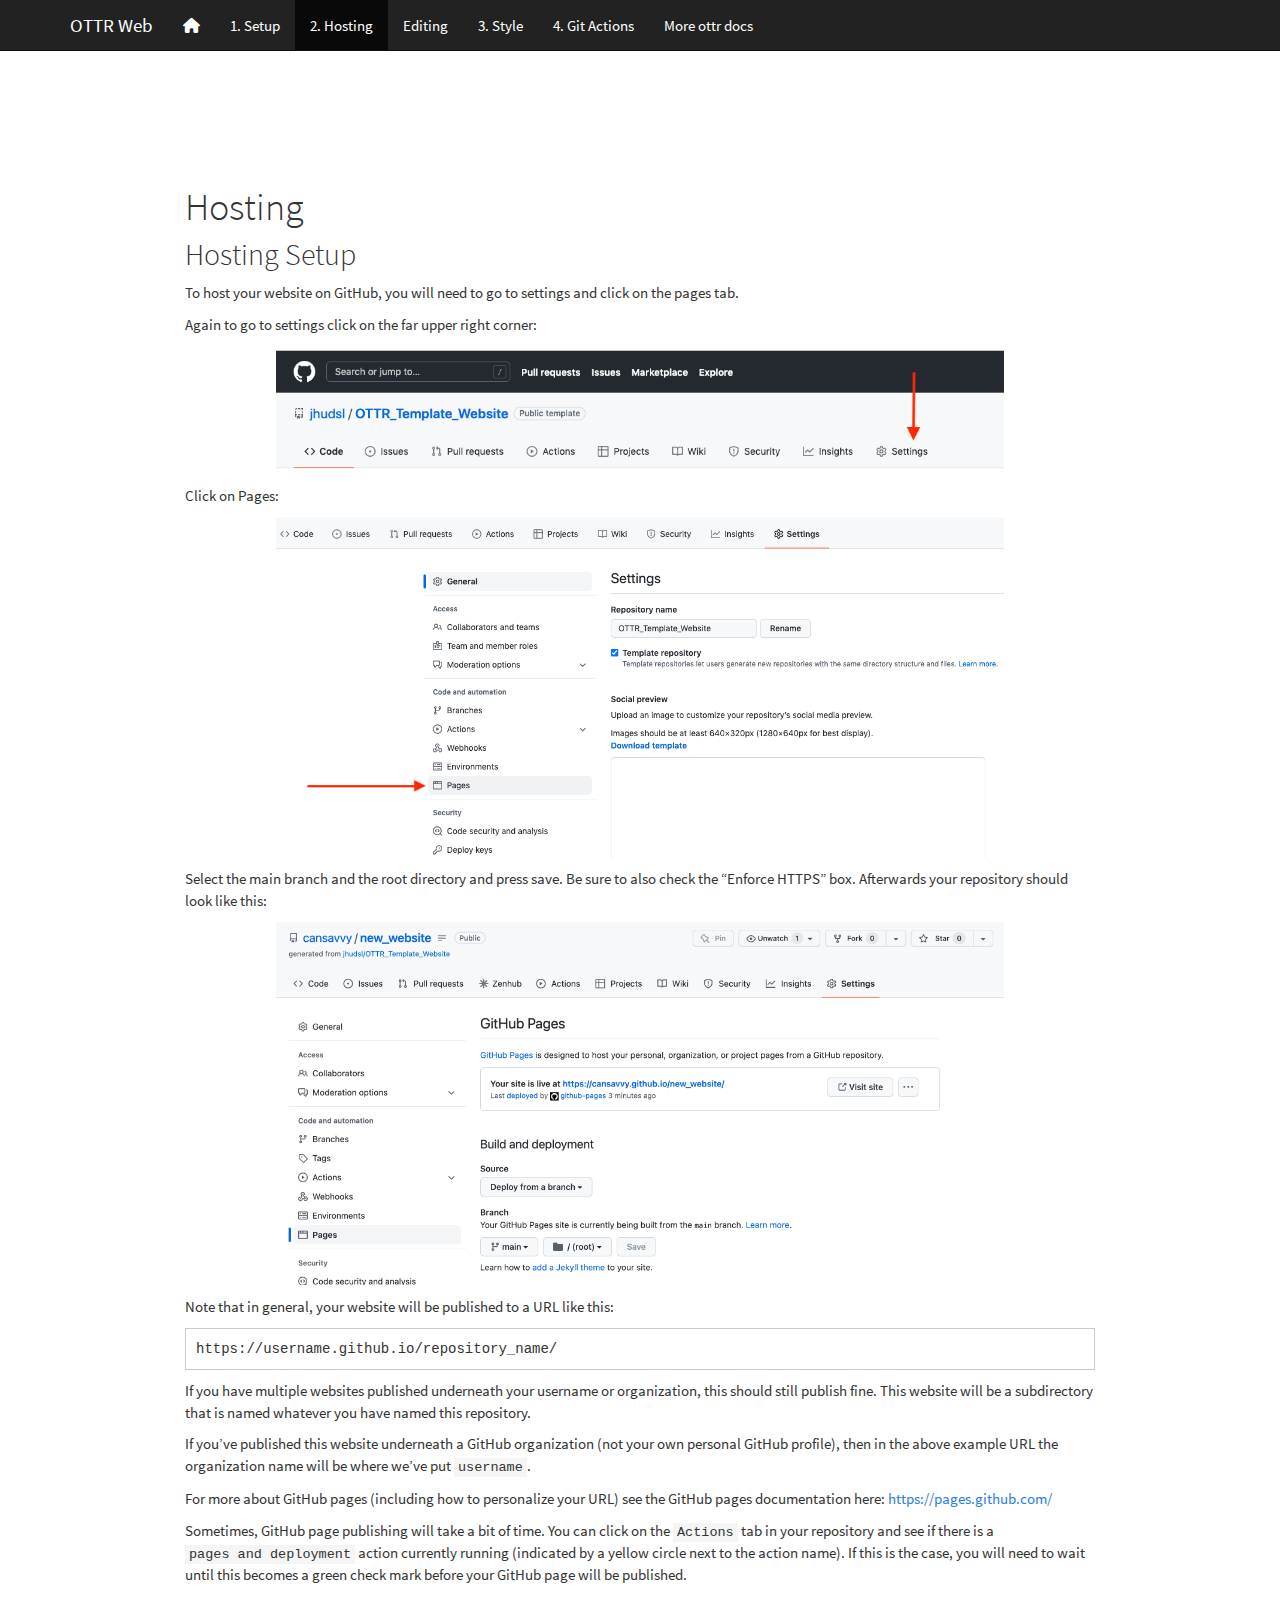
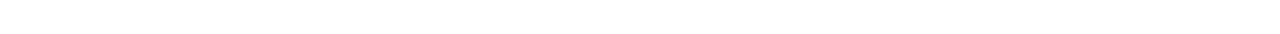
<file: docs/hosting.html>
<!DOCTYPE html>

<html>

<head>

<meta charset="utf-8" />
<meta name="generator" content="pandoc" />
<meta http-equiv="X-UA-Compatible" content="IE=EDGE" />




<title>Hosting</title>

<script src="site_libs/header-attrs-2.27.1/header-attrs.js"></script>
<script src="site_libs/jquery-3.6.0/jquery-3.6.0.min.js"></script>
<meta name="viewport" content="width=device-width, initial-scale=1" />
<link href="site_libs/bootstrap-3.3.5/css/cosmo.min.css" rel="stylesheet" />
<script src="site_libs/bootstrap-3.3.5/js/bootstrap.min.js"></script>
<script src="site_libs/bootstrap-3.3.5/shim/html5shiv.min.js"></script>
<script src="site_libs/bootstrap-3.3.5/shim/respond.min.js"></script>
<style>h1 {font-size: 34px;}
       h1.title {font-size: 38px;}
       h2 {font-size: 30px;}
       h3 {font-size: 24px;}
       h4 {font-size: 18px;}
       h5 {font-size: 16px;}
       h6 {font-size: 12px;}
       code {color: inherit; background-color: rgba(0, 0, 0, 0.04);}
       pre:not([class]) { background-color: white }</style>
<script src="site_libs/navigation-1.1/tabsets.js"></script>
<link href="site_libs/highlightjs-9.12.0/textmate.css" rel="stylesheet" />
<script src="site_libs/highlightjs-9.12.0/highlight.js"></script>
<link href="site_libs/font-awesome-6.4.2/css/all.min.css" rel="stylesheet" />
<link href="site_libs/font-awesome-6.4.2/css/v4-shims.min.css" rel="stylesheet" />
<link rel="shortcut icon" href="resources/images/favicon.ico" />
 <!--- go to https://favicon.io/favicon-converter/ to upload an image to make a new favicon.io. You will need to replace the current favicon.io image with the one in the downloaded directory from the website. The current image is in the resources/images/ directory --->

<style type="text/css">
  code{white-space: pre-wrap;}
  span.smallcaps{font-variant: small-caps;}
  span.underline{text-decoration: underline;}
  div.column{display: inline-block; vertical-align: top; width: 50%;}
  div.hanging-indent{margin-left: 1.5em; text-indent: -1.5em;}
  ul.task-list{list-style: none;}
    </style>

<style type="text/css">code{white-space: pre;}</style>
<script type="text/javascript">
if (window.hljs) {
  hljs.configure({languages: []});
  hljs.initHighlightingOnLoad();
  if (document.readyState && document.readyState === "complete") {
    window.setTimeout(function() { hljs.initHighlighting(); }, 0);
  }
}
</script>






<link rel="stylesheet" href="styles.css" type="text/css" />



<style type = "text/css">
.main-container {
  max-width: 940px;
  margin-left: auto;
  margin-right: auto;
}
img {
  max-width:100%;
}
.tabbed-pane {
  padding-top: 12px;
}
.html-widget {
  margin-bottom: 20px;
}
button.code-folding-btn:focus {
  outline: none;
}
summary {
  display: list-item;
}
details > summary > p:only-child {
  display: inline;
}
pre code {
  padding: 0;
}
</style>


<style type="text/css">
.dropdown-submenu {
  position: relative;
}
.dropdown-submenu>.dropdown-menu {
  top: 0;
  left: 100%;
  margin-top: -6px;
  margin-left: -1px;
  border-radius: 0 6px 6px 6px;
}
.dropdown-submenu:hover>.dropdown-menu {
  display: block;
}
.dropdown-submenu>a:after {
  display: block;
  content: " ";
  float: right;
  width: 0;
  height: 0;
  border-color: transparent;
  border-style: solid;
  border-width: 5px 0 5px 5px;
  border-left-color: #cccccc;
  margin-top: 5px;
  margin-right: -10px;
}
.dropdown-submenu:hover>a:after {
  border-left-color: #adb5bd;
}
.dropdown-submenu.pull-left {
  float: none;
}
.dropdown-submenu.pull-left>.dropdown-menu {
  left: -100%;
  margin-left: 10px;
  border-radius: 6px 0 6px 6px;
}
</style>

<script type="text/javascript">
// manage active state of menu based on current page
$(document).ready(function () {
  // active menu anchor
  href = window.location.pathname
  href = href.substr(href.lastIndexOf('/') + 1)
  if (href === "")
    href = "index.html";
  var menuAnchor = $('a[href="' + href + '"]');

  // mark the anchor link active (and if it's in a dropdown, also mark that active)
  var dropdown = menuAnchor.closest('li.dropdown');
  if (window.bootstrap) { // Bootstrap 4+
    menuAnchor.addClass('active');
    dropdown.find('> .dropdown-toggle').addClass('active');
  } else { // Bootstrap 3
    menuAnchor.parent().addClass('active');
    dropdown.addClass('active');
  }

  // Navbar adjustments
  var navHeight = $(".navbar").first().height() + 15;
  var style = document.createElement('style');
  var pt = "padding-top: " + navHeight + "px; ";
  var mt = "margin-top: -" + navHeight + "px; ";
  var css = "";
  // offset scroll position for anchor links (for fixed navbar)
  for (var i = 1; i <= 6; i++) {
    css += ".section h" + i + "{ " + pt + mt + "}\n";
  }
  style.innerHTML = "body {" + pt + "padding-bottom: 40px; }\n" + css;
  document.head.appendChild(style);
});
</script>

<!-- tabsets -->

<style type="text/css">
.tabset-dropdown > .nav-tabs {
  display: inline-table;
  max-height: 500px;
  min-height: 44px;
  overflow-y: auto;
  border: 1px solid #ddd;
  border-radius: 4px;
}

.tabset-dropdown > .nav-tabs > li.active:before, .tabset-dropdown > .nav-tabs.nav-tabs-open:before {
  content: "\e259";
  font-family: 'Glyphicons Halflings';
  display: inline-block;
  padding: 10px;
  border-right: 1px solid #ddd;
}

.tabset-dropdown > .nav-tabs.nav-tabs-open > li.active:before {
  content: "\e258";
  font-family: 'Glyphicons Halflings';
  border: none;
}

.tabset-dropdown > .nav-tabs > li.active {
  display: block;
}

.tabset-dropdown > .nav-tabs > li > a,
.tabset-dropdown > .nav-tabs > li > a:focus,
.tabset-dropdown > .nav-tabs > li > a:hover {
  border: none;
  display: inline-block;
  border-radius: 4px;
  background-color: transparent;
}

.tabset-dropdown > .nav-tabs.nav-tabs-open > li {
  display: block;
  float: none;
}

.tabset-dropdown > .nav-tabs > li {
  display: none;
}
</style>

<!-- code folding -->




</head>

<body>


<div class="container-fluid main-container">




<div class="navbar navbar-default  navbar-fixed-top" role="navigation">
  <div class="container">
    <div class="navbar-header">
      <button type="button" class="navbar-toggle collapsed" data-toggle="collapse" data-bs-toggle="collapse" data-target="#navbar" data-bs-target="#navbar">
        <span class="icon-bar"></span>
        <span class="icon-bar"></span>
        <span class="icon-bar"></span>
      </button>
      <a class="navbar-brand" href="index.html">OTTR Web</a>
    </div>
    <div id="navbar" class="navbar-collapse collapse">
      <ul class="nav navbar-nav">
        <li>
  <a href="index.html">
    <span class="fa fa-home"></span>
     
    
  </a>
</li>
<li>
  <a href="setup.html">1. Setup</a>
</li>
<li>
  <a href="hosting.html">2. Hosting</a>
</li>
<li>
  <a href="editing.html">Editing</a>
</li>
<li>
  <a href="style.html">3. Style</a>
</li>
<li>
  <a href="git_actions.html">4. Git Actions</a>
</li>
<li>
  <a href="https://www.ottrproject.org/">More ottr docs</a>
</li>
      </ul>
      <ul class="nav navbar-nav navbar-right">
        
      </ul>
    </div><!--/.nav-collapse -->
  </div><!--/.container -->
</div><!--/.navbar -->

<div id="header">



<h1 class="title toc-ignore">Hosting</h1>

</div>


<div id="hosting-setup" class="section level2">
<h2>Hosting Setup</h2>
<p>To host your website on GitHub, you will need to go to settings and
click on the pages tab.</p>
<p>Again to go to settings click on the far upper right corner:</p>
<p><img src="resources/images/settings.png" alt="Clicking on settings" width="80%" style="display: block; margin: auto;" /></p>
<p>Click on Pages:</p>
<p><img src="resources/images/pages.png" alt="Clicking on pages" width="80%" style="display: block; margin: auto;" /></p>
<p>Select the main branch and the root directory and press save. Be sure
to also check the “Enforce HTTPS” box. Afterwards your repository should
look like this:</p>
<p><img src="resources/images/website_setup.png" alt="setup website hosting" width="80%" style="display: block; margin: auto;" /></p>
<p>Note that in general, your website will be published to a URL like
this:</p>
<pre><code>https://username.github.io/repository_name/</code></pre>
<p>If you have multiple websites published underneath your username or
organization, this should still publish fine. This website will be a
subdirectory that is named whatever you have named this repository.</p>
<p>If you’ve published this website underneath a GitHub organization
(not your own personal GitHub profile), then in the above example URL
the organization name will be where we’ve put <code>username</code>.</p>
<p>For more about GitHub pages (including how to personalize your URL)
see the GitHub pages documentation here: <a
href="https://pages.github.com/"
class="uri">https://pages.github.com/</a></p>
<p>Sometimes, GitHub page publishing will take a bit of time. You can
click on the <code>Actions</code> tab in your repository and see if
there is a <code>pages and deployment</code> action currently running
(indicated by a yellow circle next to the action name). If this is the
case, you will need to wait until this becomes a green check mark before
your GitHub page will be published.</p>
</div>




</div>

<script>

// add bootstrap table styles to pandoc tables
function bootstrapStylePandocTables() {
  $('tr.odd').parent('tbody').parent('table').addClass('table table-condensed');
}
$(document).ready(function () {
  bootstrapStylePandocTables();
});


</script>

<!-- tabsets -->

<script>
$(document).ready(function () {
  window.buildTabsets("TOC");
});

$(document).ready(function () {
  $('.tabset-dropdown > .nav-tabs > li').click(function () {
    $(this).parent().toggleClass('nav-tabs-open');
  });
});
</script>

<!-- code folding -->


<!-- dynamically load mathjax for compatibility with self-contained -->
<script>
  (function () {
    var script = document.createElement("script");
    script.type = "text/javascript";
    script.src  = "https://mathjax.rstudio.com/latest/MathJax.js?config=TeX-AMS-MML_HTMLorMML";
    document.getElementsByTagName("head")[0].appendChild(script);
  })();
</script>

</body>
</html>
</file>
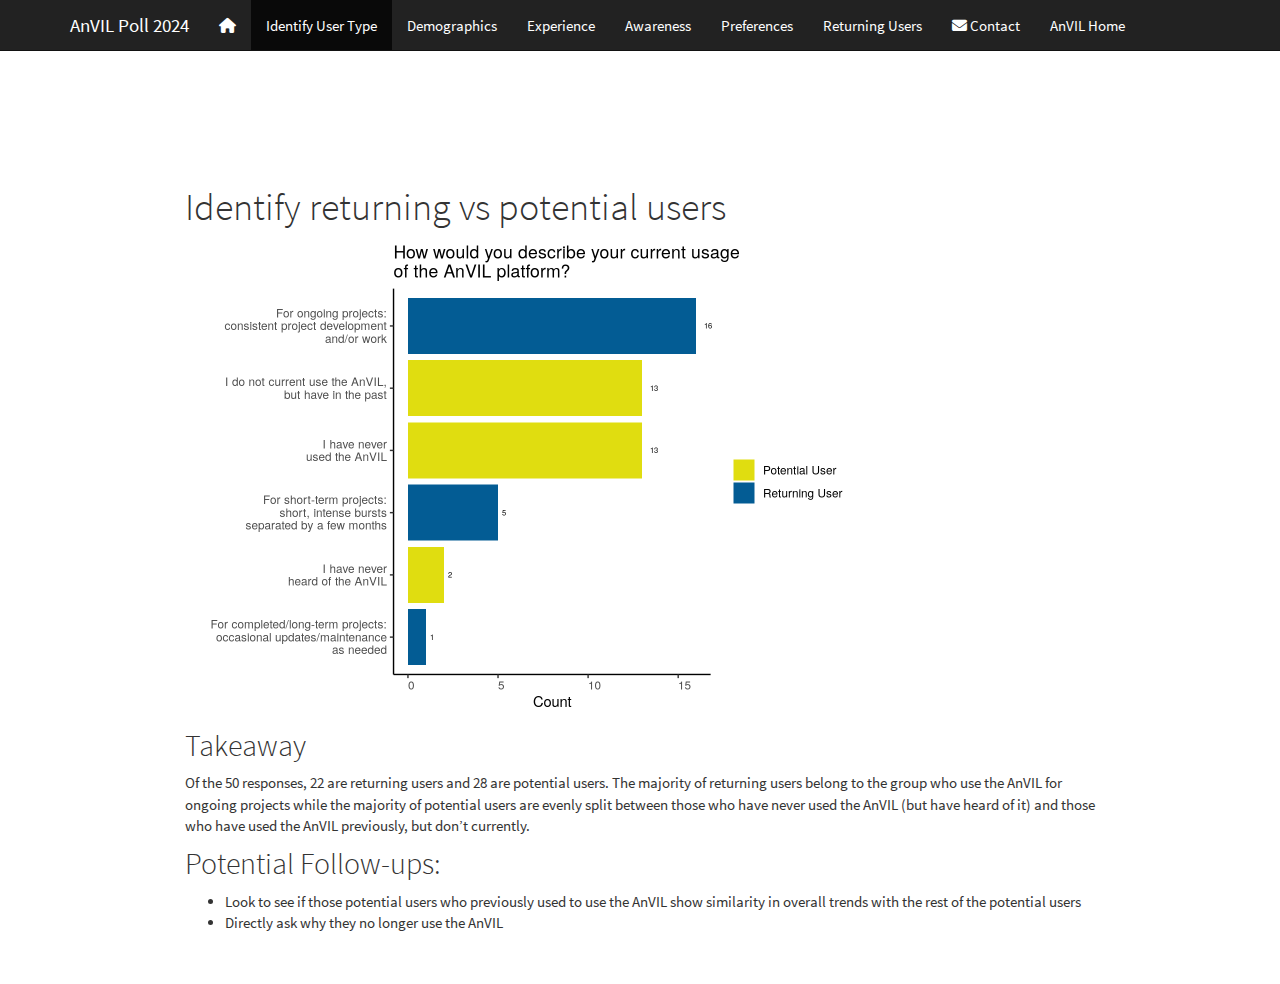
<file: docs/IdentifyTypeOfUsers.html>
<!DOCTYPE html>

<html>

<head>

<meta charset="utf-8" />
<meta name="generator" content="pandoc" />
<meta http-equiv="X-UA-Compatible" content="IE=EDGE" />


<meta name="author" content="" />


<title>Identify returning vs potential users</title>

<script src="site_libs/header-attrs-2.27.1/header-attrs.js"></script>
<script src="site_libs/jquery-3.6.0/jquery-3.6.0.min.js"></script>
<meta name="viewport" content="width=device-width, initial-scale=1" />
<link href="site_libs/bootstrap-3.3.5/css/cosmo.min.css" rel="stylesheet" />
<script src="site_libs/bootstrap-3.3.5/js/bootstrap.min.js"></script>
<script src="site_libs/bootstrap-3.3.5/shim/html5shiv.min.js"></script>
<script src="site_libs/bootstrap-3.3.5/shim/respond.min.js"></script>
<style>h1 {font-size: 34px;}
       h1.title {font-size: 38px;}
       h2 {font-size: 30px;}
       h3 {font-size: 24px;}
       h4 {font-size: 18px;}
       h5 {font-size: 16px;}
       h6 {font-size: 12px;}
       code {color: inherit; background-color: rgba(0, 0, 0, 0.04);}
       pre:not([class]) { background-color: white }</style>
<script src="site_libs/navigation-1.1/tabsets.js"></script>
<link href="site_libs/highlightjs-9.12.0/textmate.css" rel="stylesheet" />
<script src="site_libs/highlightjs-9.12.0/highlight.js"></script>
<link href="site_libs/font-awesome-6.4.2/css/all.min.css" rel="stylesheet" />
<link href="site_libs/font-awesome-6.4.2/css/v4-shims.min.css" rel="stylesheet" />
<link rel="shortcut icon" href="resources/images/favicon.ico" />
 <!--- go to https://favicon.io/favicon-converter/ to upload an image to make a new favicon.io. You will need to replace the current favicon.io image with the one in the downloaded directory from the website. The current image is in the resources/images/ directory --->

<style type="text/css">
  code{white-space: pre-wrap;}
  span.smallcaps{font-variant: small-caps;}
  span.underline{text-decoration: underline;}
  div.column{display: inline-block; vertical-align: top; width: 50%;}
  div.hanging-indent{margin-left: 1.5em; text-indent: -1.5em;}
  ul.task-list{list-style: none;}
    </style>

<style type="text/css">code{white-space: pre;}</style>
<script type="text/javascript">
if (window.hljs) {
  hljs.configure({languages: []});
  hljs.initHighlightingOnLoad();
  if (document.readyState && document.readyState === "complete") {
    window.setTimeout(function() { hljs.initHighlighting(); }, 0);
  }
}
</script>






<link rel="stylesheet" href="styles.css" type="text/css" />



<style type = "text/css">
.main-container {
  max-width: 940px;
  margin-left: auto;
  margin-right: auto;
}
img {
  max-width:100%;
}
.tabbed-pane {
  padding-top: 12px;
}
.html-widget {
  margin-bottom: 20px;
}
button.code-folding-btn:focus {
  outline: none;
}
summary {
  display: list-item;
}
details > summary > p:only-child {
  display: inline;
}
pre code {
  padding: 0;
}
</style>


<style type="text/css">
.dropdown-submenu {
  position: relative;
}
.dropdown-submenu>.dropdown-menu {
  top: 0;
  left: 100%;
  margin-top: -6px;
  margin-left: -1px;
  border-radius: 0 6px 6px 6px;
}
.dropdown-submenu:hover>.dropdown-menu {
  display: block;
}
.dropdown-submenu>a:after {
  display: block;
  content: " ";
  float: right;
  width: 0;
  height: 0;
  border-color: transparent;
  border-style: solid;
  border-width: 5px 0 5px 5px;
  border-left-color: #cccccc;
  margin-top: 5px;
  margin-right: -10px;
}
.dropdown-submenu:hover>a:after {
  border-left-color: #adb5bd;
}
.dropdown-submenu.pull-left {
  float: none;
}
.dropdown-submenu.pull-left>.dropdown-menu {
  left: -100%;
  margin-left: 10px;
  border-radius: 6px 0 6px 6px;
}
</style>

<script type="text/javascript">
// manage active state of menu based on current page
$(document).ready(function () {
  // active menu anchor
  href = window.location.pathname
  href = href.substr(href.lastIndexOf('/') + 1)
  if (href === "")
    href = "index.html";
  var menuAnchor = $('a[href="' + href + '"]');

  // mark the anchor link active (and if it's in a dropdown, also mark that active)
  var dropdown = menuAnchor.closest('li.dropdown');
  if (window.bootstrap) { // Bootstrap 4+
    menuAnchor.addClass('active');
    dropdown.find('> .dropdown-toggle').addClass('active');
  } else { // Bootstrap 3
    menuAnchor.parent().addClass('active');
    dropdown.addClass('active');
  }

  // Navbar adjustments
  var navHeight = $(".navbar").first().height() + 15;
  var style = document.createElement('style');
  var pt = "padding-top: " + navHeight + "px; ";
  var mt = "margin-top: -" + navHeight + "px; ";
  var css = "";
  // offset scroll position for anchor links (for fixed navbar)
  for (var i = 1; i <= 6; i++) {
    css += ".section h" + i + "{ " + pt + mt + "}\n";
  }
  style.innerHTML = "body {" + pt + "padding-bottom: 40px; }\n" + css;
  document.head.appendChild(style);
});
</script>

<!-- tabsets -->

<style type="text/css">
.tabset-dropdown > .nav-tabs {
  display: inline-table;
  max-height: 500px;
  min-height: 44px;
  overflow-y: auto;
  border: 1px solid #ddd;
  border-radius: 4px;
}

.tabset-dropdown > .nav-tabs > li.active:before, .tabset-dropdown > .nav-tabs.nav-tabs-open:before {
  content: "\e259";
  font-family: 'Glyphicons Halflings';
  display: inline-block;
  padding: 10px;
  border-right: 1px solid #ddd;
}

.tabset-dropdown > .nav-tabs.nav-tabs-open > li.active:before {
  content: "\e258";
  font-family: 'Glyphicons Halflings';
  border: none;
}

.tabset-dropdown > .nav-tabs > li.active {
  display: block;
}

.tabset-dropdown > .nav-tabs > li > a,
.tabset-dropdown > .nav-tabs > li > a:focus,
.tabset-dropdown > .nav-tabs > li > a:hover {
  border: none;
  display: inline-block;
  border-radius: 4px;
  background-color: transparent;
}

.tabset-dropdown > .nav-tabs.nav-tabs-open > li {
  display: block;
  float: none;
}

.tabset-dropdown > .nav-tabs > li {
  display: none;
}
</style>

<!-- code folding -->




</head>

<body>


<div class="container-fluid main-container">




<div class="navbar navbar-default  navbar-fixed-top" role="navigation">
  <div class="container">
    <div class="navbar-header">
      <button type="button" class="navbar-toggle collapsed" data-toggle="collapse" data-bs-toggle="collapse" data-target="#navbar" data-bs-target="#navbar">
        <span class="icon-bar"></span>
        <span class="icon-bar"></span>
        <span class="icon-bar"></span>
      </button>
      <a class="navbar-brand" href="index.html">AnVIL Poll 2024</a>
    </div>
    <div id="navbar" class="navbar-collapse collapse">
      <ul class="nav navbar-nav">
        <li>
  <a href="index.html">
    <span class="fa fa-home"></span>
     
    
  </a>
</li>
<li>
  <a href="IdentifyTypeOfUsers.html">Identify User Type</a>
</li>
<li>
  <a href="Demographics.html">Demographics</a>
</li>
<li>
  <a href="Experience.html">Experience</a>
</li>
<li>
  <a href="Awareness.html">Awareness</a>
</li>
<li>
  <a href="Preferences.html">Preferences</a>
</li>
<li>
  <a href="CurrentUserQs.html">Returning Users</a>
</li>
<li>
  <a href="contact.html">
    <span class="fa fa-envelope"></span>
     
    Contact
  </a>
</li>
<li>
  <a href="https://www.anvilproject.org/">AnVIL Home</a>
</li>
      </ul>
      <ul class="nav navbar-nav navbar-right">
        
      </ul>
    </div><!--/.nav-collapse -->
  </div><!--/.container -->
</div><!--/.navbar -->

<div id="header">



<h1 class="title toc-ignore">Identify returning vs potential users</h1>
<h4 class="author"></h4>

</div>


<p><img src="IdentifyTypeOfUsers_files/figure-html/unnamed-chunk-2-1.png" width="672" /></p>
<div id="takeaway" class="section level2">
<h2>Takeaway</h2>
<p>Of the 50 responses, 22 are returning users and 28 are potential
users. The majority of returning users belong to the group who use the
AnVIL for ongoing projects while the majority of potential users are
evenly split between those who have never used the AnVIL (but have heard
of it) and those who have used the AnVIL previously, but don’t
currently.</p>
</div>
<div id="potential-follow-ups" class="section level2">
<h2>Potential Follow-ups:</h2>
<ul>
<li>Look to see if those potential users who previously used to use the
AnVIL show similarity in overall trends with the rest of the potential
users</li>
<li>Directly ask why they no longer use the AnVIL</li>
</ul>
</div>




</div>

<script>

// add bootstrap table styles to pandoc tables
function bootstrapStylePandocTables() {
  $('tr.odd').parent('tbody').parent('table').addClass('table table-condensed');
}
$(document).ready(function () {
  bootstrapStylePandocTables();
});


</script>

<!-- tabsets -->

<script>
$(document).ready(function () {
  window.buildTabsets("TOC");
});

$(document).ready(function () {
  $('.tabset-dropdown > .nav-tabs > li').click(function () {
    $(this).parent().toggleClass('nav-tabs-open');
  });
});
</script>

<!-- code folding -->


<!-- dynamically load mathjax for compatibility with self-contained -->
<script>
  (function () {
    var script = document.createElement("script");
    script.type = "text/javascript";
    script.src  = "https://mathjax.rstudio.com/latest/MathJax.js?config=TeX-AMS-MML_HTMLorMML";
    document.getElementsByTagName("head")[0].appendChild(script);
  })();
</script>

</body>
</html>
</file>
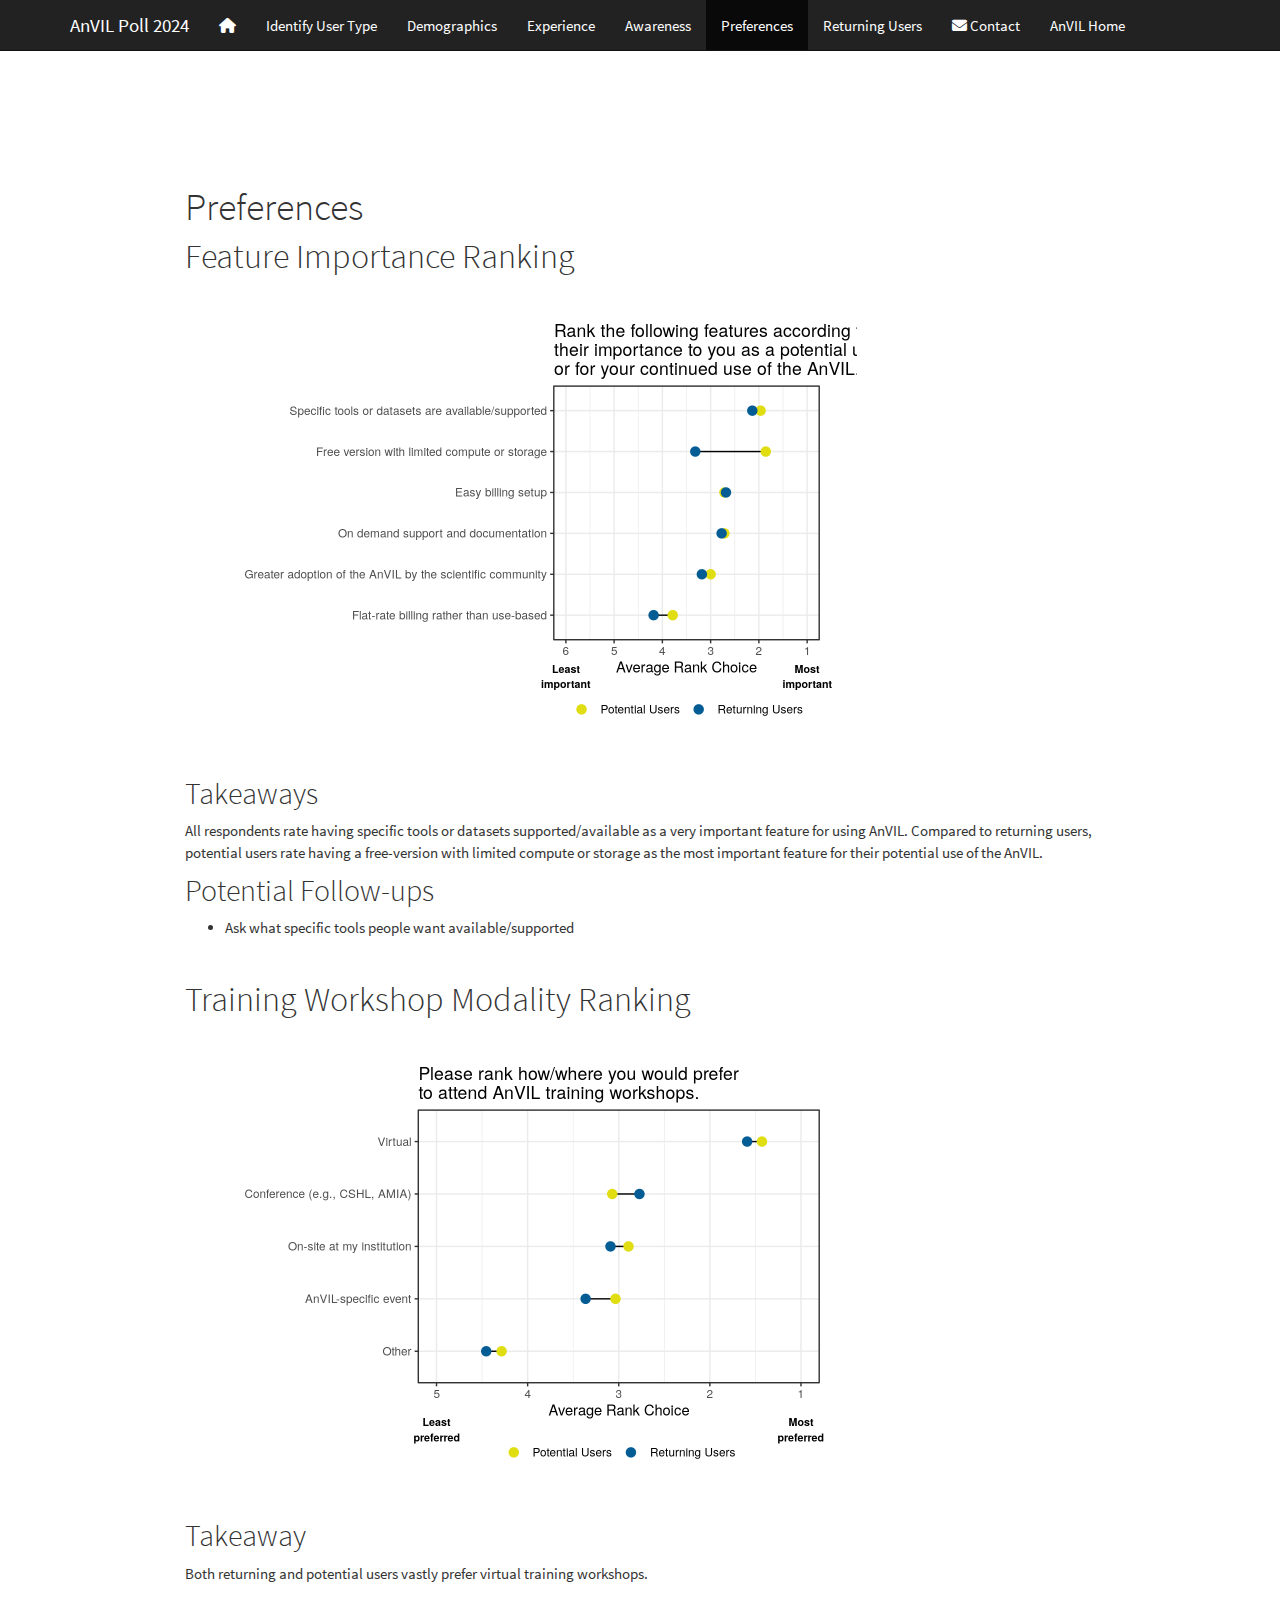
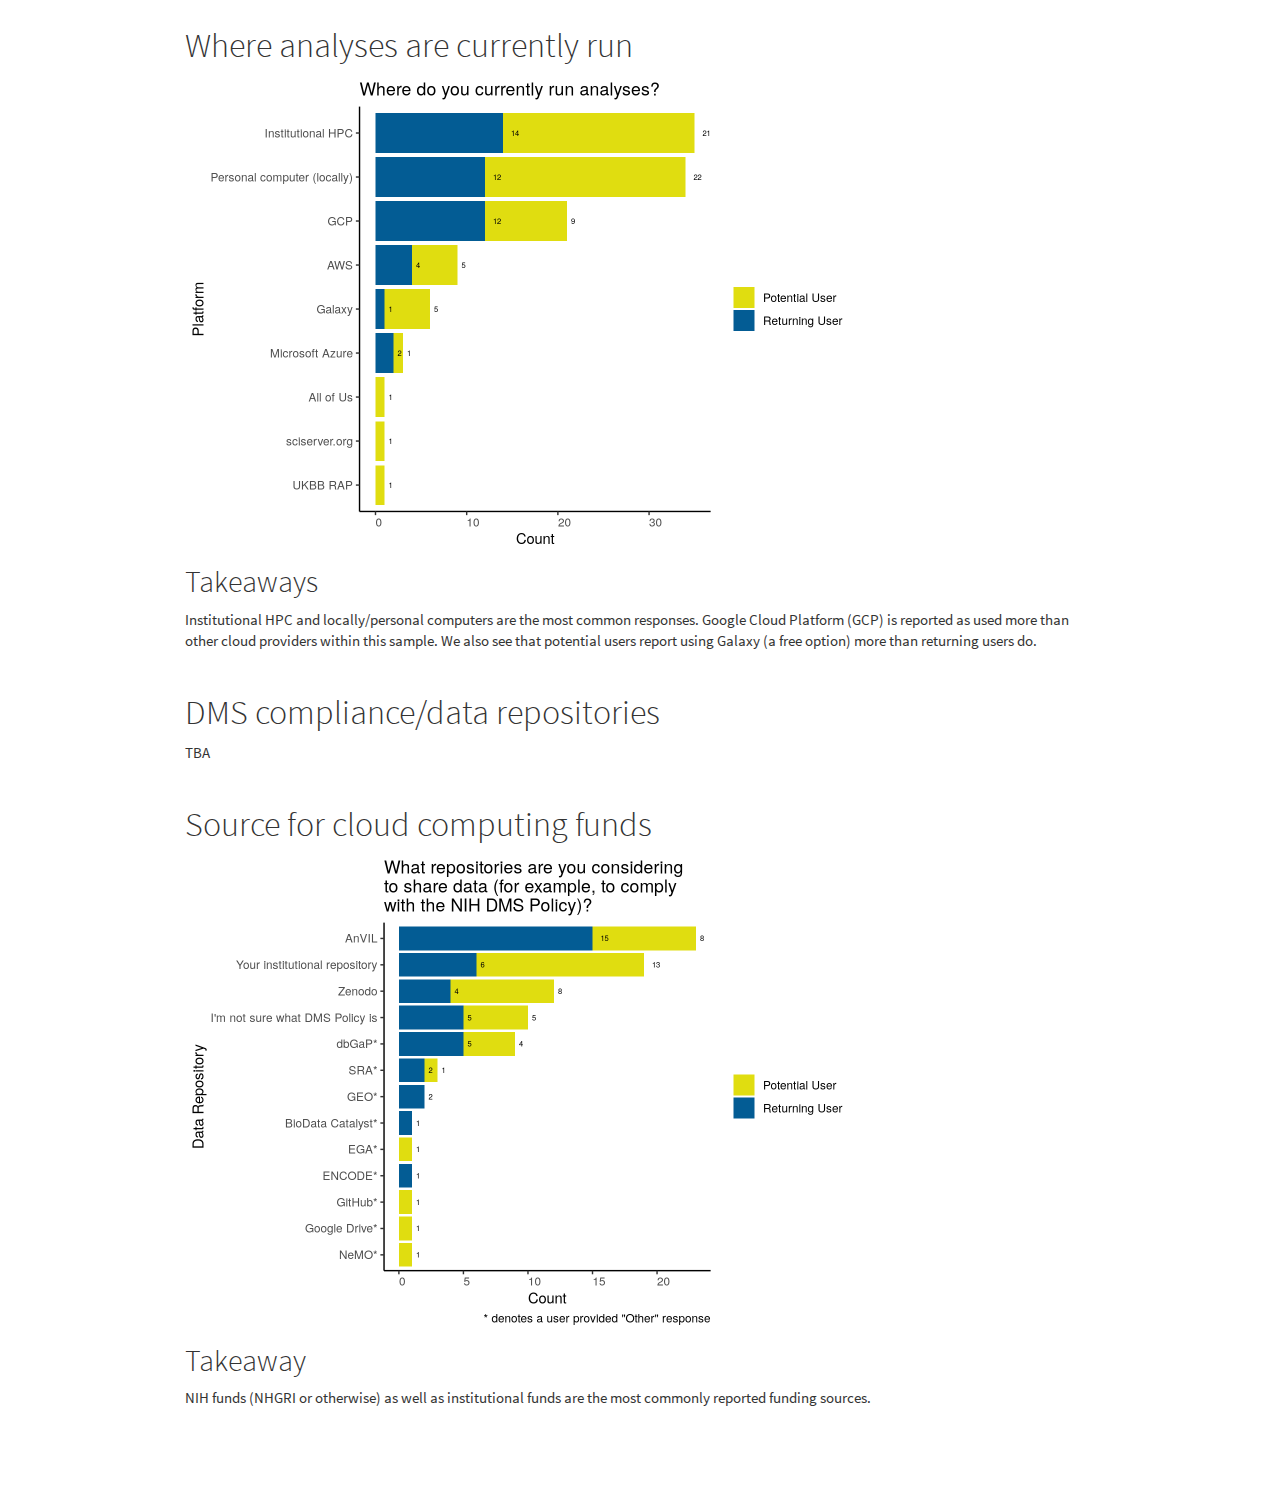
<file: docs/Preferences.html>
<!DOCTYPE html>

<html>

<head>

<meta charset="utf-8" />
<meta name="generator" content="pandoc" />
<meta http-equiv="X-UA-Compatible" content="IE=EDGE" />




<title>Preferences</title>

<script src="site_libs/header-attrs-2.27.1/header-attrs.js"></script>
<script src="site_libs/jquery-3.6.0/jquery-3.6.0.min.js"></script>
<meta name="viewport" content="width=device-width, initial-scale=1" />
<link href="site_libs/bootstrap-3.3.5/css/cosmo.min.css" rel="stylesheet" />
<script src="site_libs/bootstrap-3.3.5/js/bootstrap.min.js"></script>
<script src="site_libs/bootstrap-3.3.5/shim/html5shiv.min.js"></script>
<script src="site_libs/bootstrap-3.3.5/shim/respond.min.js"></script>
<style>h1 {font-size: 34px;}
       h1.title {font-size: 38px;}
       h2 {font-size: 30px;}
       h3 {font-size: 24px;}
       h4 {font-size: 18px;}
       h5 {font-size: 16px;}
       h6 {font-size: 12px;}
       code {color: inherit; background-color: rgba(0, 0, 0, 0.04);}
       pre:not([class]) { background-color: white }</style>
<script src="site_libs/navigation-1.1/tabsets.js"></script>
<link href="site_libs/highlightjs-9.12.0/textmate.css" rel="stylesheet" />
<script src="site_libs/highlightjs-9.12.0/highlight.js"></script>
<link href="site_libs/font-awesome-6.4.2/css/all.min.css" rel="stylesheet" />
<link href="site_libs/font-awesome-6.4.2/css/v4-shims.min.css" rel="stylesheet" />
<link rel="shortcut icon" href="resources/images/favicon.ico" />
 <!--- go to https://favicon.io/favicon-converter/ to upload an image to make a new favicon.io. You will need to replace the current favicon.io image with the one in the downloaded directory from the website. The current image is in the resources/images/ directory --->

<style type="text/css">
  code{white-space: pre-wrap;}
  span.smallcaps{font-variant: small-caps;}
  span.underline{text-decoration: underline;}
  div.column{display: inline-block; vertical-align: top; width: 50%;}
  div.hanging-indent{margin-left: 1.5em; text-indent: -1.5em;}
  ul.task-list{list-style: none;}
    </style>

<style type="text/css">code{white-space: pre;}</style>
<script type="text/javascript">
if (window.hljs) {
  hljs.configure({languages: []});
  hljs.initHighlightingOnLoad();
  if (document.readyState && document.readyState === "complete") {
    window.setTimeout(function() { hljs.initHighlighting(); }, 0);
  }
}
</script>






<link rel="stylesheet" href="styles.css" type="text/css" />



<style type = "text/css">
.main-container {
  max-width: 940px;
  margin-left: auto;
  margin-right: auto;
}
img {
  max-width:100%;
}
.tabbed-pane {
  padding-top: 12px;
}
.html-widget {
  margin-bottom: 20px;
}
button.code-folding-btn:focus {
  outline: none;
}
summary {
  display: list-item;
}
details > summary > p:only-child {
  display: inline;
}
pre code {
  padding: 0;
}
</style>


<style type="text/css">
.dropdown-submenu {
  position: relative;
}
.dropdown-submenu>.dropdown-menu {
  top: 0;
  left: 100%;
  margin-top: -6px;
  margin-left: -1px;
  border-radius: 0 6px 6px 6px;
}
.dropdown-submenu:hover>.dropdown-menu {
  display: block;
}
.dropdown-submenu>a:after {
  display: block;
  content: " ";
  float: right;
  width: 0;
  height: 0;
  border-color: transparent;
  border-style: solid;
  border-width: 5px 0 5px 5px;
  border-left-color: #cccccc;
  margin-top: 5px;
  margin-right: -10px;
}
.dropdown-submenu:hover>a:after {
  border-left-color: #adb5bd;
}
.dropdown-submenu.pull-left {
  float: none;
}
.dropdown-submenu.pull-left>.dropdown-menu {
  left: -100%;
  margin-left: 10px;
  border-radius: 6px 0 6px 6px;
}
</style>

<script type="text/javascript">
// manage active state of menu based on current page
$(document).ready(function () {
  // active menu anchor
  href = window.location.pathname
  href = href.substr(href.lastIndexOf('/') + 1)
  if (href === "")
    href = "index.html";
  var menuAnchor = $('a[href="' + href + '"]');

  // mark the anchor link active (and if it's in a dropdown, also mark that active)
  var dropdown = menuAnchor.closest('li.dropdown');
  if (window.bootstrap) { // Bootstrap 4+
    menuAnchor.addClass('active');
    dropdown.find('> .dropdown-toggle').addClass('active');
  } else { // Bootstrap 3
    menuAnchor.parent().addClass('active');
    dropdown.addClass('active');
  }

  // Navbar adjustments
  var navHeight = $(".navbar").first().height() + 15;
  var style = document.createElement('style');
  var pt = "padding-top: " + navHeight + "px; ";
  var mt = "margin-top: -" + navHeight + "px; ";
  var css = "";
  // offset scroll position for anchor links (for fixed navbar)
  for (var i = 1; i <= 6; i++) {
    css += ".section h" + i + "{ " + pt + mt + "}\n";
  }
  style.innerHTML = "body {" + pt + "padding-bottom: 40px; }\n" + css;
  document.head.appendChild(style);
});
</script>

<!-- tabsets -->

<style type="text/css">
.tabset-dropdown > .nav-tabs {
  display: inline-table;
  max-height: 500px;
  min-height: 44px;
  overflow-y: auto;
  border: 1px solid #ddd;
  border-radius: 4px;
}

.tabset-dropdown > .nav-tabs > li.active:before, .tabset-dropdown > .nav-tabs.nav-tabs-open:before {
  content: "\e259";
  font-family: 'Glyphicons Halflings';
  display: inline-block;
  padding: 10px;
  border-right: 1px solid #ddd;
}

.tabset-dropdown > .nav-tabs.nav-tabs-open > li.active:before {
  content: "\e258";
  font-family: 'Glyphicons Halflings';
  border: none;
}

.tabset-dropdown > .nav-tabs > li.active {
  display: block;
}

.tabset-dropdown > .nav-tabs > li > a,
.tabset-dropdown > .nav-tabs > li > a:focus,
.tabset-dropdown > .nav-tabs > li > a:hover {
  border: none;
  display: inline-block;
  border-radius: 4px;
  background-color: transparent;
}

.tabset-dropdown > .nav-tabs.nav-tabs-open > li {
  display: block;
  float: none;
}

.tabset-dropdown > .nav-tabs > li {
  display: none;
}
</style>

<!-- code folding -->




</head>

<body>


<div class="container-fluid main-container">




<div class="navbar navbar-default  navbar-fixed-top" role="navigation">
  <div class="container">
    <div class="navbar-header">
      <button type="button" class="navbar-toggle collapsed" data-toggle="collapse" data-bs-toggle="collapse" data-target="#navbar" data-bs-target="#navbar">
        <span class="icon-bar"></span>
        <span class="icon-bar"></span>
        <span class="icon-bar"></span>
      </button>
      <a class="navbar-brand" href="index.html">AnVIL Poll 2024</a>
    </div>
    <div id="navbar" class="navbar-collapse collapse">
      <ul class="nav navbar-nav">
        <li>
  <a href="index.html">
    <span class="fa fa-home"></span>
     
    
  </a>
</li>
<li>
  <a href="IdentifyTypeOfUsers.html">Identify User Type</a>
</li>
<li>
  <a href="Demographics.html">Demographics</a>
</li>
<li>
  <a href="Experience.html">Experience</a>
</li>
<li>
  <a href="Awareness.html">Awareness</a>
</li>
<li>
  <a href="Preferences.html">Preferences</a>
</li>
<li>
  <a href="CurrentUserQs.html">Returning Users</a>
</li>
<li>
  <a href="contact.html">
    <span class="fa fa-envelope"></span>
     
    Contact
  </a>
</li>
<li>
  <a href="https://www.anvilproject.org/">AnVIL Home</a>
</li>
      </ul>
      <ul class="nav navbar-nav navbar-right">
        
      </ul>
    </div><!--/.nav-collapse -->
  </div><!--/.container -->
</div><!--/.navbar -->

<div id="header">



<h1 class="title toc-ignore">Preferences</h1>

</div>


<div id="feature-importance-ranking" class="section level1">
<h1>Feature Importance Ranking</h1>
<p><img src="Preferences_files/figure-html/unnamed-chunk-2-1.png" width="672" /></p>
<div id="takeaways" class="section level2">
<h2>Takeaways</h2>
<p>All respondents rate having specific tools or datasets
supported/available as a very important feature for using AnVIL.
Compared to returning users, potential users rate having a free-version
with limited compute or storage as the most important feature for their
potential use of the AnVIL.</p>
</div>
<div id="potential-follow-ups" class="section level2">
<h2>Potential Follow-ups</h2>
<ul>
<li>Ask what specific tools people want available/supported</li>
</ul>
<p><br/></p>
</div>
</div>
<div id="training-workshop-modality-ranking" class="section level1">
<h1>Training Workshop Modality Ranking</h1>
<p><img src="Preferences_files/figure-html/unnamed-chunk-3-1.png" width="672" /></p>
<div id="takeaway" class="section level2">
<h2>Takeaway</h2>
<p>Both returning and potential users vastly prefer virtual training
workshops.</p>
<p><br/></p>
</div>
</div>
<div id="where-analyses-are-currently-run" class="section level1">
<h1>Where analyses are currently run</h1>
<p><img src="Preferences_files/figure-html/unnamed-chunk-4-1.png" width="672" /></p>
<div id="takeaways-1" class="section level2">
<h2>Takeaways</h2>
<p>Institutional HPC and locally/personal computers are the most common
responses. Google Cloud Platform (GCP) is reported as used more than
other cloud providers within this sample. We also see that potential
users report using Galaxy (a free option) more than returning users
do.</p>
<p><br/></p>
</div>
</div>
<div id="dms-compliancedata-repositories" class="section level1">
<h1>DMS compliance/data repositories</h1>
<p>TBA</p>
<p><br/></p>
</div>
<div id="source-for-cloud-computing-funds" class="section level1">
<h1>Source for cloud computing funds</h1>
<p><img src="Preferences_files/figure-html/unnamed-chunk-5-1.png" width="672" /></p>
<div id="takeaway-1" class="section level2">
<h2>Takeaway</h2>
<p>NIH funds (NHGRI or otherwise) as well as institutional funds are the
most commonly reported funding sources.</p>
<p><br/></p>
</div>
</div>




</div>

<script>

// add bootstrap table styles to pandoc tables
function bootstrapStylePandocTables() {
  $('tr.odd').parent('tbody').parent('table').addClass('table table-condensed');
}
$(document).ready(function () {
  bootstrapStylePandocTables();
});


</script>

<!-- tabsets -->

<script>
$(document).ready(function () {
  window.buildTabsets("TOC");
});

$(document).ready(function () {
  $('.tabset-dropdown > .nav-tabs > li').click(function () {
    $(this).parent().toggleClass('nav-tabs-open');
  });
});
</script>

<!-- code folding -->


<!-- dynamically load mathjax for compatibility with self-contained -->
<script>
  (function () {
    var script = document.createElement("script");
    script.type = "text/javascript";
    script.src  = "https://mathjax.rstudio.com/latest/MathJax.js?config=TeX-AMS-MML_HTMLorMML";
    document.getElementsByTagName("head")[0].appendChild(script);
  })();
</script>

</body>
</html>
</file>
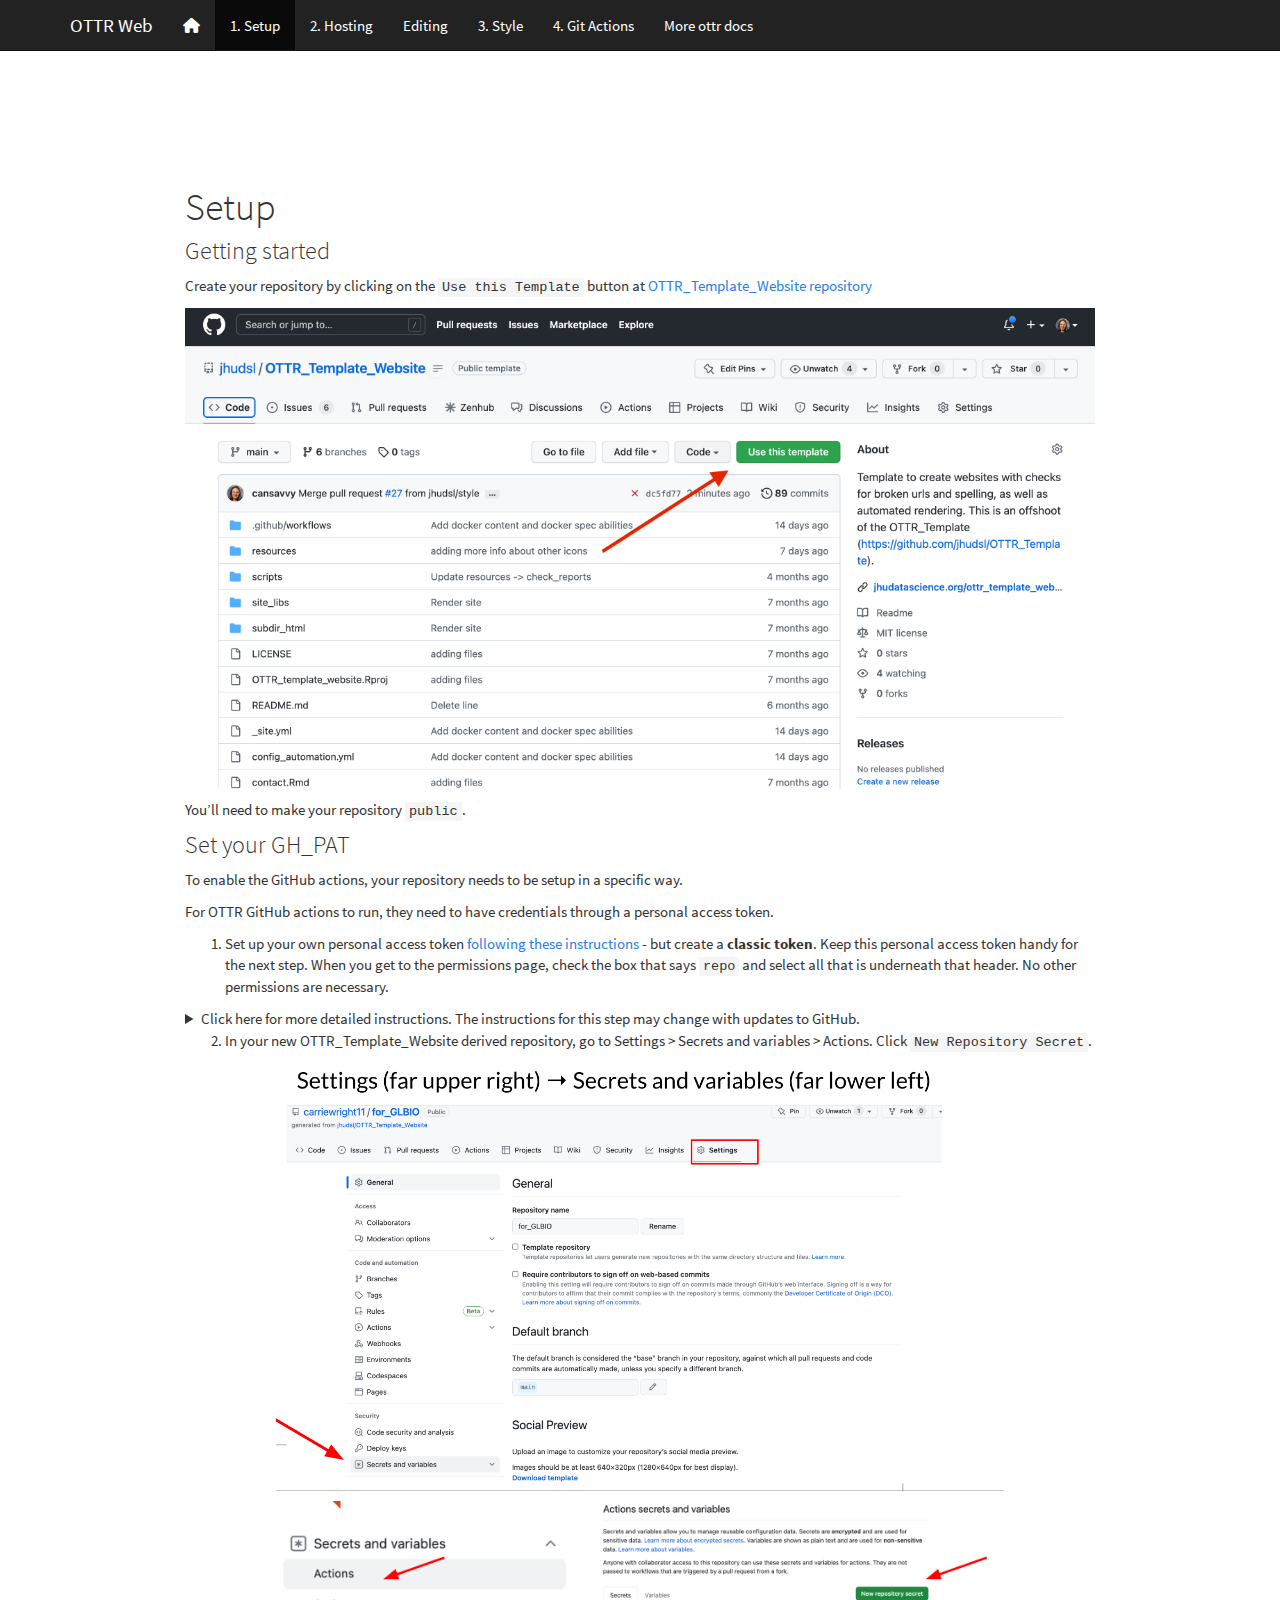
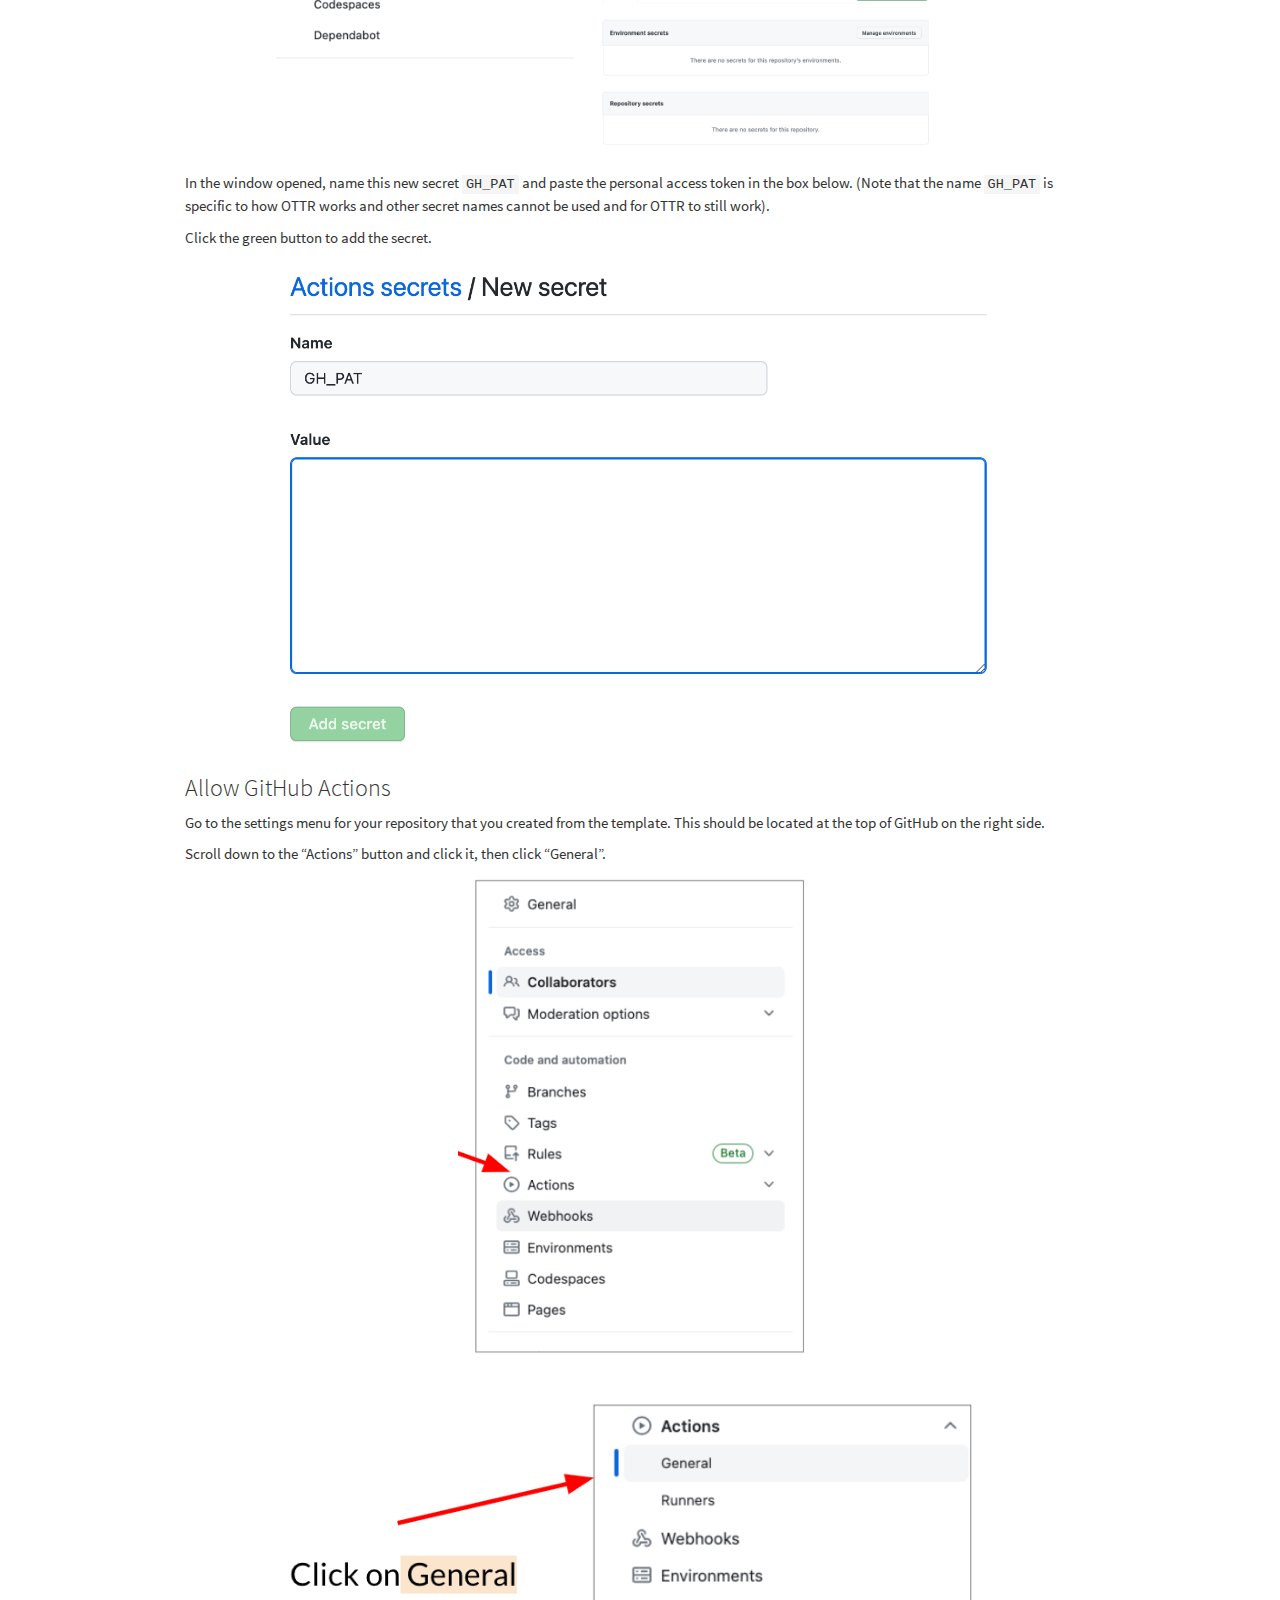
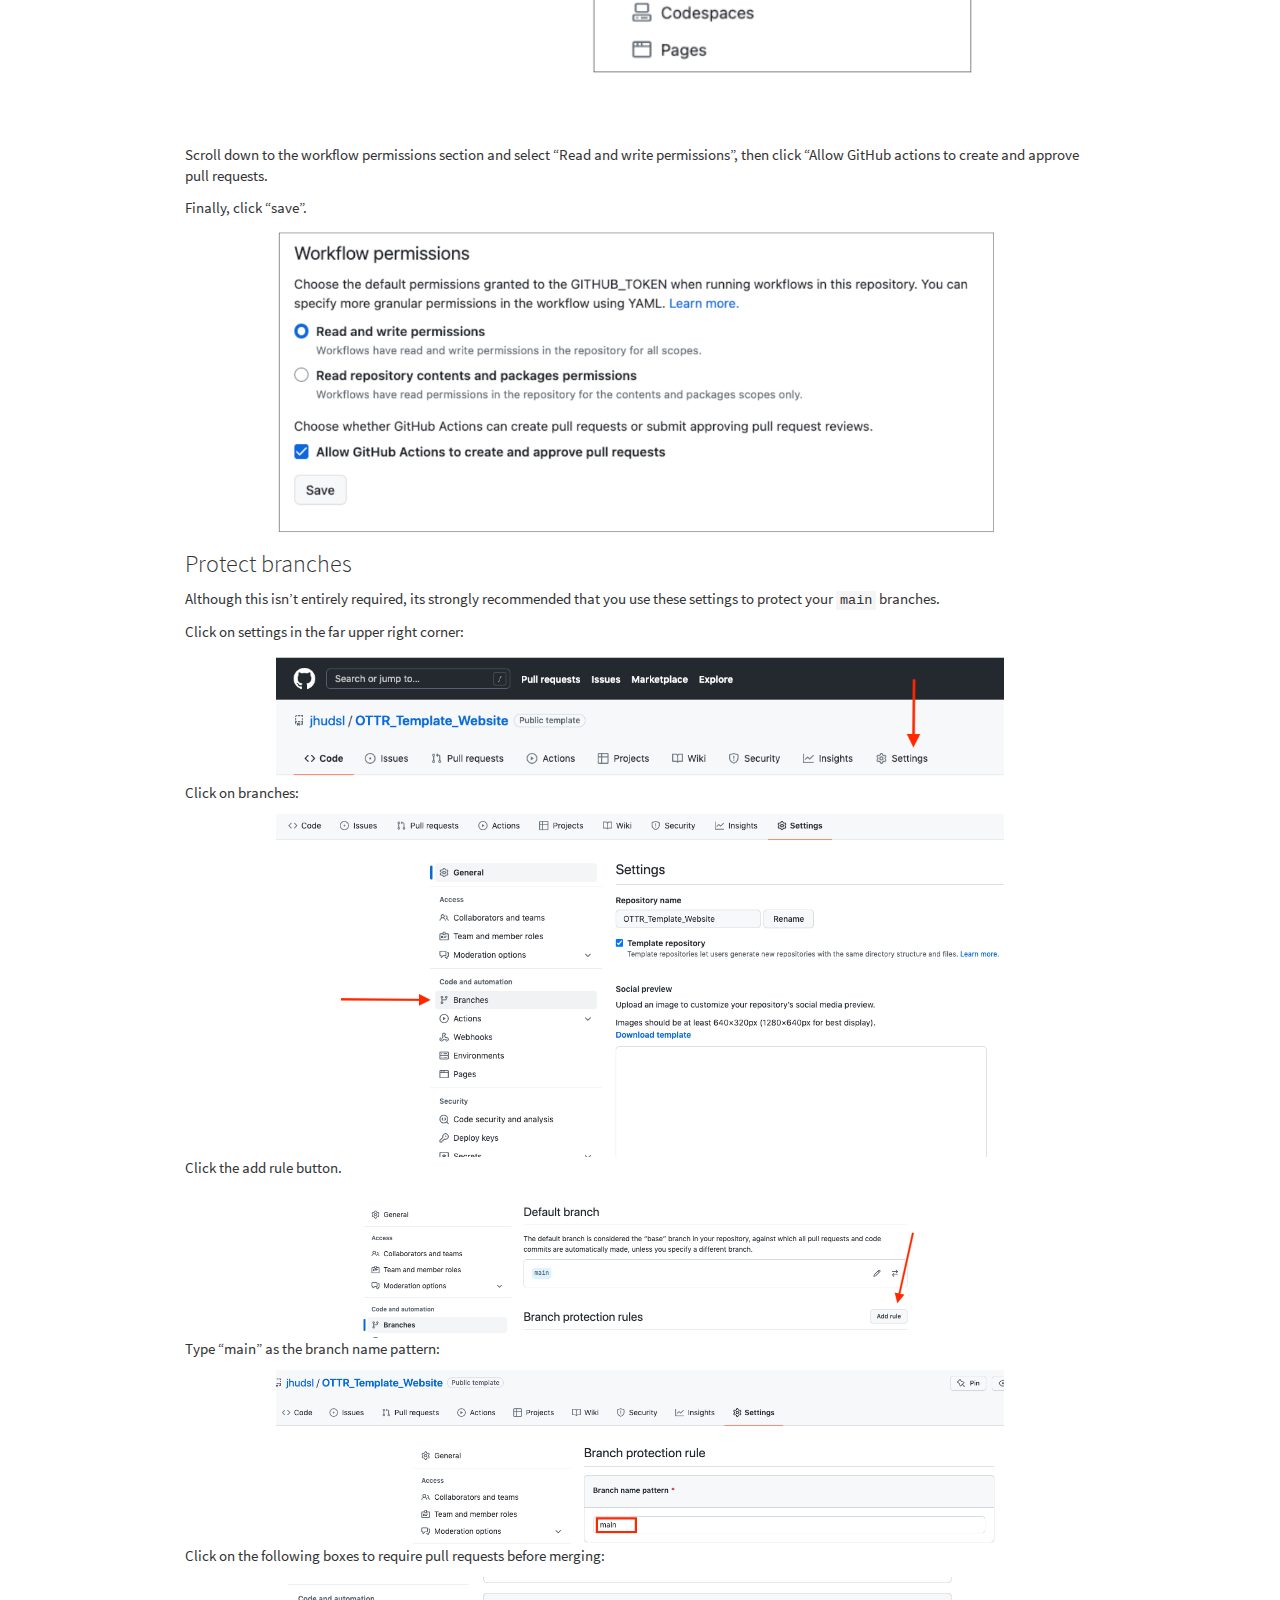
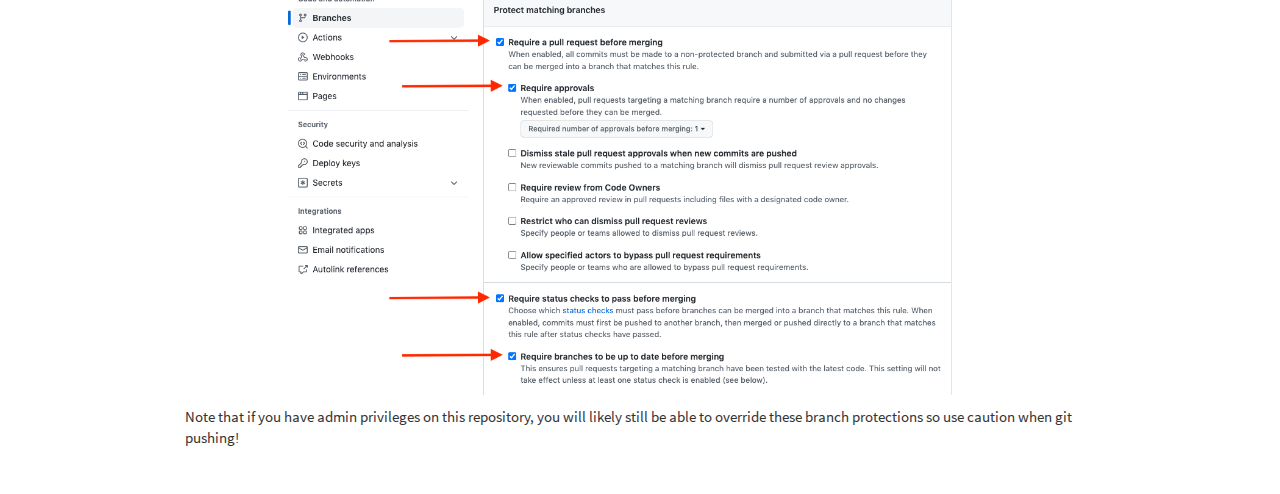
<file: docs/setup.html>
<!DOCTYPE html>

<html>

<head>

<meta charset="utf-8" />
<meta name="generator" content="pandoc" />
<meta http-equiv="X-UA-Compatible" content="IE=EDGE" />




<title>Setup</title>

<script src="site_libs/header-attrs-2.27.1/header-attrs.js"></script>
<script src="site_libs/jquery-3.6.0/jquery-3.6.0.min.js"></script>
<meta name="viewport" content="width=device-width, initial-scale=1" />
<link href="site_libs/bootstrap-3.3.5/css/cosmo.min.css" rel="stylesheet" />
<script src="site_libs/bootstrap-3.3.5/js/bootstrap.min.js"></script>
<script src="site_libs/bootstrap-3.3.5/shim/html5shiv.min.js"></script>
<script src="site_libs/bootstrap-3.3.5/shim/respond.min.js"></script>
<style>h1 {font-size: 34px;}
       h1.title {font-size: 38px;}
       h2 {font-size: 30px;}
       h3 {font-size: 24px;}
       h4 {font-size: 18px;}
       h5 {font-size: 16px;}
       h6 {font-size: 12px;}
       code {color: inherit; background-color: rgba(0, 0, 0, 0.04);}
       pre:not([class]) { background-color: white }</style>
<script src="site_libs/navigation-1.1/tabsets.js"></script>
<link href="site_libs/highlightjs-9.12.0/textmate.css" rel="stylesheet" />
<script src="site_libs/highlightjs-9.12.0/highlight.js"></script>
<link href="site_libs/font-awesome-6.4.2/css/all.min.css" rel="stylesheet" />
<link href="site_libs/font-awesome-6.4.2/css/v4-shims.min.css" rel="stylesheet" />
<link rel="shortcut icon" href="resources/images/favicon.ico" />
 <!--- go to https://favicon.io/favicon-converter/ to upload an image to make a new favicon.io. You will need to replace the current favicon.io image with the one in the downloaded directory from the website. The current image is in the resources/images/ directory --->

<style type="text/css">
  code{white-space: pre-wrap;}
  span.smallcaps{font-variant: small-caps;}
  span.underline{text-decoration: underline;}
  div.column{display: inline-block; vertical-align: top; width: 50%;}
  div.hanging-indent{margin-left: 1.5em; text-indent: -1.5em;}
  ul.task-list{list-style: none;}
    </style>

<style type="text/css">code{white-space: pre;}</style>
<script type="text/javascript">
if (window.hljs) {
  hljs.configure({languages: []});
  hljs.initHighlightingOnLoad();
  if (document.readyState && document.readyState === "complete") {
    window.setTimeout(function() { hljs.initHighlighting(); }, 0);
  }
}
</script>






<link rel="stylesheet" href="styles.css" type="text/css" />



<style type = "text/css">
.main-container {
  max-width: 940px;
  margin-left: auto;
  margin-right: auto;
}
img {
  max-width:100%;
}
.tabbed-pane {
  padding-top: 12px;
}
.html-widget {
  margin-bottom: 20px;
}
button.code-folding-btn:focus {
  outline: none;
}
summary {
  display: list-item;
}
details > summary > p:only-child {
  display: inline;
}
pre code {
  padding: 0;
}
</style>


<style type="text/css">
.dropdown-submenu {
  position: relative;
}
.dropdown-submenu>.dropdown-menu {
  top: 0;
  left: 100%;
  margin-top: -6px;
  margin-left: -1px;
  border-radius: 0 6px 6px 6px;
}
.dropdown-submenu:hover>.dropdown-menu {
  display: block;
}
.dropdown-submenu>a:after {
  display: block;
  content: " ";
  float: right;
  width: 0;
  height: 0;
  border-color: transparent;
  border-style: solid;
  border-width: 5px 0 5px 5px;
  border-left-color: #cccccc;
  margin-top: 5px;
  margin-right: -10px;
}
.dropdown-submenu:hover>a:after {
  border-left-color: #adb5bd;
}
.dropdown-submenu.pull-left {
  float: none;
}
.dropdown-submenu.pull-left>.dropdown-menu {
  left: -100%;
  margin-left: 10px;
  border-radius: 6px 0 6px 6px;
}
</style>

<script type="text/javascript">
// manage active state of menu based on current page
$(document).ready(function () {
  // active menu anchor
  href = window.location.pathname
  href = href.substr(href.lastIndexOf('/') + 1)
  if (href === "")
    href = "index.html";
  var menuAnchor = $('a[href="' + href + '"]');

  // mark the anchor link active (and if it's in a dropdown, also mark that active)
  var dropdown = menuAnchor.closest('li.dropdown');
  if (window.bootstrap) { // Bootstrap 4+
    menuAnchor.addClass('active');
    dropdown.find('> .dropdown-toggle').addClass('active');
  } else { // Bootstrap 3
    menuAnchor.parent().addClass('active');
    dropdown.addClass('active');
  }

  // Navbar adjustments
  var navHeight = $(".navbar").first().height() + 15;
  var style = document.createElement('style');
  var pt = "padding-top: " + navHeight + "px; ";
  var mt = "margin-top: -" + navHeight + "px; ";
  var css = "";
  // offset scroll position for anchor links (for fixed navbar)
  for (var i = 1; i <= 6; i++) {
    css += ".section h" + i + "{ " + pt + mt + "}\n";
  }
  style.innerHTML = "body {" + pt + "padding-bottom: 40px; }\n" + css;
  document.head.appendChild(style);
});
</script>

<!-- tabsets -->

<style type="text/css">
.tabset-dropdown > .nav-tabs {
  display: inline-table;
  max-height: 500px;
  min-height: 44px;
  overflow-y: auto;
  border: 1px solid #ddd;
  border-radius: 4px;
}

.tabset-dropdown > .nav-tabs > li.active:before, .tabset-dropdown > .nav-tabs.nav-tabs-open:before {
  content: "\e259";
  font-family: 'Glyphicons Halflings';
  display: inline-block;
  padding: 10px;
  border-right: 1px solid #ddd;
}

.tabset-dropdown > .nav-tabs.nav-tabs-open > li.active:before {
  content: "\e258";
  font-family: 'Glyphicons Halflings';
  border: none;
}

.tabset-dropdown > .nav-tabs > li.active {
  display: block;
}

.tabset-dropdown > .nav-tabs > li > a,
.tabset-dropdown > .nav-tabs > li > a:focus,
.tabset-dropdown > .nav-tabs > li > a:hover {
  border: none;
  display: inline-block;
  border-radius: 4px;
  background-color: transparent;
}

.tabset-dropdown > .nav-tabs.nav-tabs-open > li {
  display: block;
  float: none;
}

.tabset-dropdown > .nav-tabs > li {
  display: none;
}
</style>

<!-- code folding -->




</head>

<body>


<div class="container-fluid main-container">




<div class="navbar navbar-default  navbar-fixed-top" role="navigation">
  <div class="container">
    <div class="navbar-header">
      <button type="button" class="navbar-toggle collapsed" data-toggle="collapse" data-bs-toggle="collapse" data-target="#navbar" data-bs-target="#navbar">
        <span class="icon-bar"></span>
        <span class="icon-bar"></span>
        <span class="icon-bar"></span>
      </button>
      <a class="navbar-brand" href="index.html">OTTR Web</a>
    </div>
    <div id="navbar" class="navbar-collapse collapse">
      <ul class="nav navbar-nav">
        <li>
  <a href="index.html">
    <span class="fa fa-home"></span>
     
    
  </a>
</li>
<li>
  <a href="setup.html">1. Setup</a>
</li>
<li>
  <a href="hosting.html">2. Hosting</a>
</li>
<li>
  <a href="editing.html">Editing</a>
</li>
<li>
  <a href="style.html">3. Style</a>
</li>
<li>
  <a href="git_actions.html">4. Git Actions</a>
</li>
<li>
  <a href="https://www.ottrproject.org/">More ottr docs</a>
</li>
      </ul>
      <ul class="nav navbar-nav navbar-right">
        
      </ul>
    </div><!--/.nav-collapse -->
  </div><!--/.container -->
</div><!--/.navbar -->

<div id="header">



<h1 class="title toc-ignore">Setup</h1>

</div>


<div id="getting-started" class="section level3">
<h3>Getting started</h3>
<p>Create your repository by clicking on the
<code>Use this Template</code> button at <a
href="https://github.com/jhudsl/OTTR_Template_Website">OTTR_Template_Website
repository</a></p>
<p><img src="resources/images/create-repo.png" /></p>
<p>You’ll need to make your repository <code>public</code>.</p>
</div>
<div id="set-your-gh_pat" class="section level3">
<h3>Set your GH_PAT</h3>
<p>To enable the GitHub actions, your repository needs to be setup in a
specific way.</p>
<p>For OTTR GitHub actions to run, they need to have credentials through
a personal access token.</p>
<ol style="list-style-type: decimal">
<li>Set up your own personal access token <a
href="https://docs.github.com/en/authentication/keeping-your-account-and-data-secure/creating-a-personal-access-token">following
these instructions</a> - but create a <strong>classic token</strong>.
Keep this personal access token handy for the next step. When you get to
the permissions page, check the box that says <code>repo</code> and
select all that is underneath that header. No other permissions are
necessary.</li>
</ol>
<details>
<summary>
Click here for more detailed instructions. The instructions for this
step may change with updates to GitHub.
</summary>
<p>First, go to your username settings, by clicking on your user icon
(upper right corner) and scrolling down to settings.</p>
<p><img src="resources/images/usersettings.png" alt="User settings" width="20%" style="display: block; margin: auto;" /></p>
<p>Next, scroll all the way down on the far right menu to “Developer
Settings”.</p>
<p><img src="resources/images/developer_settings.png" alt="User settings" width="80%" style="display: block; margin: auto;" /></p>
<p>Then select “Personal Access Tokens” and “Tokens (classic)”</p>
<p><img src="resources/images/classic_tokens.png" alt="classic tokens" width="40%" style="display: block; margin: auto;" /></p>
<p>Then click “Generate new token” and confirm that you want
classic.</p>
<p><img src="resources/images/generate_classic.png" alt="generate classic token" width="80%" style="display: block; margin: auto;" /></p>
<p>Finally, add a name select all the repo scopes and scroll down to the
green button to generate the token. Copy this somewhere safe to then
paste into your repository settings.</p>
<p><img src="resources/images/set_up_token.png" alt="set up token" width="80%" style="display: block; margin: auto;" /></p>
</details>
<ol start="2" style="list-style-type: decimal">
<li>In your new OTTR_Template_Website derived repository, go to Settings
&gt; Secrets and variables &gt; Actions. Click
<code>New Repository Secret</code>.</li>
</ol>
<p><img src="resources/images/repo_action_token.png" alt="classic tokens" width="80%" style="display: block; margin: auto;" /></p>
<p><img src="resources/images/gh_pat_set_up.png" alt="new repository secret" width="80%" style="display: block; margin: auto;" /></p>
<p>In the window opened, name this new secret <code>GH_PAT</code> and
paste the personal access token in the box below. (Note that the name
<code>GH_PAT</code> is specific to how OTTR works and other secret names
cannot be used and for OTTR to still work).</p>
<p>Click the green button to add the secret.</p>
<p><img src="resources/images/setting_gh_pat.png" alt="Clicking on settings" width="80%" style="display: block; margin: auto;" /></p>
</div>
<div id="allow-github-actions" class="section level3">
<h3>Allow GitHub Actions</h3>
<p>Go to the settings menu for your repository that you created from the
template. This should be located at the top of GitHub on the right
side.</p>
<p>Scroll down to the “Actions” button and click it, then click
“General”.
<img src="resources/images/actions.png" alt="allowing workflows" width="40%" style="display: block; margin: auto;" /></p>
<p><img src="resources/images/general.png" alt="allowing workflows" width="80%" style="display: block; margin: auto;" /></p>
<p>Scroll down to the workflow permissions section and select “Read and
write permissions”, then click “Allow GitHub actions to create and
approve pull requests.</p>
<p>Finally, click “save”.</p>
<p><img src="resources/images/workflows.png" alt="allowing workflows" width="80%" style="display: block; margin: auto;" /></p>
</div>
<div id="protect-branches" class="section level3">
<h3>Protect branches</h3>
<p>Although this isn’t entirely required, its strongly recommended that
you use these settings to protect your <code>main</code> branches.</p>
<p>Click on settings in the far upper right corner:</p>
<p><img src="resources/images/settings.png" alt="Clicking on settings" width="80%" style="display: block; margin: auto;" />
Click on branches:</p>
<p><img src="resources/images/branches.png" alt="Clicking on settings" width="80%" style="display: block; margin: auto;" />
Click the add rule button.</p>
<p><img src="resources/images/add_rule.png" alt="Adding rule" width="608" style="display: block; margin: auto;" />
Type “main” as the branch name pattern:</p>
<p><img src="resources/images/main_branch.png" alt="adding main branch rule" width="80%" style="display: block; margin: auto;" />
Click on the following boxes to require pull requests before
merging:</p>
<p><img src="resources/images/branch_rule.png" alt="modify branch rules" width="80%" style="display: block; margin: auto;" /></p>
<p>Note that if you have admin privileges on this repository, you will
likely still be able to override these branch protections so use caution
when git pushing!</p>
</div>




</div>

<script>

// add bootstrap table styles to pandoc tables
function bootstrapStylePandocTables() {
  $('tr.odd').parent('tbody').parent('table').addClass('table table-condensed');
}
$(document).ready(function () {
  bootstrapStylePandocTables();
});


</script>

<!-- tabsets -->

<script>
$(document).ready(function () {
  window.buildTabsets("TOC");
});

$(document).ready(function () {
  $('.tabset-dropdown > .nav-tabs > li').click(function () {
    $(this).parent().toggleClass('nav-tabs-open');
  });
});
</script>

<!-- code folding -->


<!-- dynamically load mathjax for compatibility with self-contained -->
<script>
  (function () {
    var script = document.createElement("script");
    script.type = "text/javascript";
    script.src  = "https://mathjax.rstudio.com/latest/MathJax.js?config=TeX-AMS-MML_HTMLorMML";
    document.getElementsByTagName("head")[0].appendChild(script);
  })();
</script>

</body>
</html>
</file>
<file: docs/site_libs/highlightjs-9.12.0/textmate.css>
.hljs-literal {
  color: rgb(88, 72, 246);
}

.hljs-number {
  color: rgb(0, 0, 205);
}

.hljs-comment {
  color: rgb(76, 136, 107);
}

.hljs-keyword {
  color: rgb(0, 0, 255);
}

.hljs-string {
  color: rgb(3, 106, 7);
}
</file>
<file: docs/styles.css>
/* To add some space below the navigation bar */

 body {
  margin-top: 100px;
}


/* add some color - if you want color behind a major point on your website */

.banner_color {
  background-color: lightblue;
  font-weight:bold;

}

/* Style buttons - if you want some text centered and bolded */

.center {
  font-weight:bold;
  text-align: center;
}

/* Style buttons - if you want to have a button */
.btn {
  background-color: DodgerBlue;
  border: none;
  color: white;
  padding: 8px 20px;
  cursor: pointer;
  font-size: 14px;
}

/* Darker background on mouse-over */
.btn:hover {
  background-color: RoyalBlue;
}
</file>
<file: docs/site_libs/bootstrap-3.3.5/css/cosmo.min.css>
@font-face {
  font-family: 'Source Sans Pro';
  font-style: normal;
  font-weight: 300;
  src: url(fonts/SourceSansProLight.ttf) format('truetype');
}
@font-face {
  font-family: 'Source Sans Pro';
  font-style: normal;
  font-weight: 400;
  src: url(fonts/SourceSansPro.ttf) format('truetype');
}
@font-face {
  font-family: 'Source Sans Pro';
  font-style: normal;
  font-weight: 700;
  src: url(fonts/SourceSansProBold.ttf) format('truetype');
}

/*!
 * bootswatch v3.3.6
 * Homepage: http://bootswatch.com
 * Copyright 2012-2015 Thomas Park
 * Licensed under MIT
 * Based on Bootstrap
*//*!
 * Bootstrap v3.3.6 (http://getbootstrap.com)
 * Copyright 2011-2015 Twitter, Inc.
 * Licensed under MIT (https://github.com/twbs/bootstrap/blob/master/LICENSE)
 *//*! normalize.css v3.0.3 | MIT License | github.com/necolas/normalize.css */html{font-family:sans-serif;-ms-text-size-adjust:100%;-webkit-text-size-adjust:100%}body{margin:0}article,aside,details,figcaption,figure,footer,header,hgroup,main,menu,nav,section,summary{display:block}audio,canvas,progress,video{display:inline-block;vertical-align:baseline}audio:not([controls]){display:none;height:0}[hidden],template{display:none}a{background-color:transparent}a:active,a:hover{outline:0}abbr[title]{border-bottom:1px dotted}b,strong{font-weight:bold}dfn{font-style:italic}h1{font-size:2em;margin:0.67em 0}mark{background:#ff0;color:#000}small{font-size:80%}sub,sup{font-size:75%;line-height:0;position:relative;vertical-align:baseline}sup{top:-0.5em}sub{bottom:-0.25em}img{border:0}svg:not(:root){overflow:hidden}figure{margin:1em 40px}hr{-webkit-box-sizing:content-box;-moz-box-sizing:content-box;box-sizing:content-box;height:0}pre{overflow:auto}code,kbd,pre,samp{font-family:monospace, monospace;font-size:1em}button,input,optgroup,select,textarea{color:inherit;font:inherit;margin:0}button{overflow:visible}button,select{text-transform:none}button,html input[type="button"],input[type="reset"],input[type="submit"]{-webkit-appearance:button;cursor:pointer}button[disabled],html input[disabled]{cursor:default}button::-moz-focus-inner,input::-moz-focus-inner{border:0;padding:0}input{line-height:normal}input[type="checkbox"],input[type="radio"]{-webkit-box-sizing:border-box;-moz-box-sizing:border-box;box-sizing:border-box;padding:0}input[type="number"]::-webkit-inner-spin-button,input[type="number"]::-webkit-outer-spin-button{height:auto}input[type="search"]{-webkit-appearance:textfield;-webkit-box-sizing:content-box;-moz-box-sizing:content-box;box-sizing:content-box}input[type="search"]::-webkit-search-cancel-button,input[type="search"]::-webkit-search-decoration{-webkit-appearance:none}fieldset{border:1px solid #c0c0c0;margin:0 2px;padding:0.35em 0.625em 0.75em}legend{border:0;padding:0}textarea{overflow:auto}optgroup{font-weight:bold}table{border-collapse:collapse;border-spacing:0}td,th{padding:0}/*! Source: https://github.com/h5bp/html5-boilerplate/blob/master/src/css/main.css */@media print{*,*:before,*:after{background:transparent !important;color:#000 !important;-webkit-box-shadow:none !important;box-shadow:none !important;text-shadow:none !important}a,a:visited{text-decoration:underline}a[href]:after{content:" (" attr(href) ")"}abbr[title]:after{content:" (" attr(title) ")"}a[href^="#"]:after,a[href^="javascript:"]:after{content:""}pre,blockquote{border:1px solid #999;page-break-inside:avoid}thead{display:table-header-group}tr,img{page-break-inside:avoid}img{max-width:100% !important}p,h2,h3{orphans:3;widows:3}h2,h3{page-break-after:avoid}.navbar{display:none}.btn>.caret,.dropup>.btn>.caret{border-top-color:#000 !important}.label{border:1px solid #000}.table{border-collapse:collapse !important}.table td,.table th{background-color:#fff !important}.table-bordered th,.table-bordered td{border:1px solid #ddd !important}}@font-face{font-family:'Glyphicons Halflings';src:url('../fonts/glyphicons-halflings-regular.eot');src:url('../fonts/glyphicons-halflings-regular.eot?#iefix') format('embedded-opentype'),url('../fonts/glyphicons-halflings-regular.woff') format('woff'),url('../fonts/glyphicons-halflings-regular.ttf') format('truetype'),url('../fonts/glyphicons-halflings-regular.svg#glyphicons_halflingsregular') format('svg')}.glyphicon{position:relative;top:1px;display:inline-block;font-family:'Glyphicons Halflings';font-style:normal;font-weight:normal;line-height:1;-webkit-font-smoothing:antialiased;-moz-osx-font-smoothing:grayscale}.glyphicon-asterisk:before{content:"\002a"}.glyphicon-plus:before{content:"\002b"}.glyphicon-euro:before,.glyphicon-eur:before{content:"\20ac"}.glyphicon-minus:before{content:"\2212"}.glyphicon-cloud:before{content:"\2601"}.glyphicon-envelope:before{content:"\2709"}.glyphicon-pencil:before{content:"\270f"}.glyphicon-glass:before{content:"\e001"}.glyphicon-music:before{content:"\e002"}.glyphicon-search:before{content:"\e003"}.glyphicon-heart:before{content:"\e005"}.glyphicon-star:before{content:"\e006"}.glyphicon-star-empty:before{content:"\e007"}.glyphicon-user:before{content:"\e008"}.glyphicon-film:before{content:"\e009"}.glyphicon-th-large:before{content:"\e010"}.glyphicon-th:before{content:"\e011"}.glyphicon-th-list:before{content:"\e012"}.glyphicon-ok:before{content:"\e013"}.glyphicon-remove:before{content:"\e014"}.glyphicon-zoom-in:before{content:"\e015"}.glyphicon-zoom-out:before{content:"\e016"}.glyphicon-off:before{content:"\e017"}.glyphicon-signal:before{content:"\e018"}.glyphicon-cog:before{content:"\e019"}.glyphicon-trash:before{content:"\e020"}.glyphicon-home:before{content:"\e021"}.glyphicon-file:before{content:"\e022"}.glyphicon-time:before{content:"\e023"}.glyphicon-road:before{content:"\e024"}.glyphicon-download-alt:before{content:"\e025"}.glyphicon-download:before{content:"\e026"}.glyphicon-upload:before{content:"\e027"}.glyphicon-inbox:before{content:"\e028"}.glyphicon-play-circle:before{content:"\e029"}.glyphicon-repeat:before{content:"\e030"}.glyphicon-refresh:before{content:"\e031"}.glyphicon-list-alt:before{content:"\e032"}.glyphicon-lock:before{content:"\e033"}.glyphicon-flag:before{content:"\e034"}.glyphicon-headphones:before{content:"\e035"}.glyphicon-volume-off:before{content:"\e036"}.glyphicon-volume-down:before{content:"\e037"}.glyphicon-volume-up:before{content:"\e038"}.glyphicon-qrcode:before{content:"\e039"}.glyphicon-barcode:before{content:"\e040"}.glyphicon-tag:before{content:"\e041"}.glyphicon-tags:before{content:"\e042"}.glyphicon-book:before{content:"\e043"}.glyphicon-bookmark:before{content:"\e044"}.glyphicon-print:before{content:"\e045"}.glyphicon-camera:before{content:"\e046"}.glyphicon-font:before{content:"\e047"}.glyphicon-bold:before{content:"\e048"}.glyphicon-italic:before{content:"\e049"}.glyphicon-text-height:before{content:"\e050"}.glyphicon-text-width:before{content:"\e051"}.glyphicon-align-left:before{content:"\e052"}.glyphicon-align-center:before{content:"\e053"}.glyphicon-align-right:before{content:"\e054"}.glyphicon-align-justify:before{content:"\e055"}.glyphicon-list:before{content:"\e056"}.glyphicon-indent-left:before{content:"\e057"}.glyphicon-indent-right:before{content:"\e058"}.glyphicon-facetime-video:before{content:"\e059"}.glyphicon-picture:before{content:"\e060"}.glyphicon-map-marker:before{content:"\e062"}.glyphicon-adjust:before{content:"\e063"}.glyphicon-tint:before{content:"\e064"}.glyphicon-edit:before{content:"\e065"}.glyphicon-share:before{content:"\e066"}.glyphicon-check:before{content:"\e067"}.glyphicon-move:before{content:"\e068"}.glyphicon-step-backward:before{content:"\e069"}.glyphicon-fast-backward:before{content:"\e070"}.glyphicon-backward:before{content:"\e071"}.glyphicon-play:before{content:"\e072"}.glyphicon-pause:before{content:"\e073"}.glyphicon-stop:before{content:"\e074"}.glyphicon-forward:before{content:"\e075"}.glyphicon-fast-forward:before{content:"\e076"}.glyphicon-step-forward:before{content:"\e077"}.glyphicon-eject:before{content:"\e078"}.glyphicon-chevron-left:before{content:"\e079"}.glyphicon-chevron-right:before{content:"\e080"}.glyphicon-plus-sign:before{content:"\e081"}.glyphicon-minus-sign:before{content:"\e082"}.glyphicon-remove-sign:before{content:"\e083"}.glyphicon-ok-sign:before{content:"\e084"}.glyphicon-question-sign:before{content:"\e085"}.glyphicon-info-sign:before{content:"\e086"}.glyphicon-screenshot:before{content:"\e087"}.glyphicon-remove-circle:before{content:"\e088"}.glyphicon-ok-circle:before{content:"\e089"}.glyphicon-ban-circle:before{content:"\e090"}.glyphicon-arrow-left:before{content:"\e091"}.glyphicon-arrow-right:before{content:"\e092"}.glyphicon-arrow-up:before{content:"\e093"}.glyphicon-arrow-down:before{content:"\e094"}.glyphicon-share-alt:before{content:"\e095"}.glyphicon-resize-full:before{content:"\e096"}.glyphicon-resize-small:before{content:"\e097"}.glyphicon-exclamation-sign:before{content:"\e101"}.glyphicon-gift:before{content:"\e102"}.glyphicon-leaf:before{content:"\e103"}.glyphicon-fire:before{content:"\e104"}.glyphicon-eye-open:before{content:"\e105"}.glyphicon-eye-close:before{content:"\e106"}.glyphicon-warning-sign:before{content:"\e107"}.glyphicon-plane:before{content:"\e108"}.glyphicon-calendar:before{content:"\e109"}.glyphicon-random:before{content:"\e110"}.glyphicon-comment:before{content:"\e111"}.glyphicon-magnet:before{content:"\e112"}.glyphicon-chevron-up:before{content:"\e113"}.glyphicon-chevron-down:before{content:"\e114"}.glyphicon-retweet:before{content:"\e115"}.glyphicon-shopping-cart:before{content:"\e116"}.glyphicon-folder-close:before{content:"\e117"}.glyphicon-folder-open:before{content:"\e118"}.glyphicon-resize-vertical:before{content:"\e119"}.glyphicon-resize-horizontal:before{content:"\e120"}.glyphicon-hdd:before{content:"\e121"}.glyphicon-bullhorn:before{content:"\e122"}.glyphicon-bell:before{content:"\e123"}.glyphicon-certificate:before{content:"\e124"}.glyphicon-thumbs-up:before{content:"\e125"}.glyphicon-thumbs-down:before{content:"\e126"}.glyphicon-hand-right:before{content:"\e127"}.glyphicon-hand-left:before{content:"\e128"}.glyphicon-hand-up:before{content:"\e129"}.glyphicon-hand-down:before{content:"\e130"}.glyphicon-circle-arrow-right:before{content:"\e131"}.glyphicon-circle-arrow-left:before{content:"\e132"}.glyphicon-circle-arrow-up:before{content:"\e133"}.glyphicon-circle-arrow-down:before{content:"\e134"}.glyphicon-globe:before{content:"\e135"}.glyphicon-wrench:before{content:"\e136"}.glyphicon-tasks:before{content:"\e137"}.glyphicon-filter:before{content:"\e138"}.glyphicon-briefcase:before{content:"\e139"}.glyphicon-fullscreen:before{content:"\e140"}.glyphicon-dashboard:before{content:"\e141"}.glyphicon-paperclip:before{content:"\e142"}.glyphicon-heart-empty:before{content:"\e143"}.glyphicon-link:before{content:"\e144"}.glyphicon-phone:before{content:"\e145"}.glyphicon-pushpin:before{content:"\e146"}.glyphicon-usd:before{content:"\e148"}.glyphicon-gbp:before{content:"\e149"}.glyphicon-sort:before{content:"\e150"}.glyphicon-sort-by-alphabet:before{content:"\e151"}.glyphicon-sort-by-alphabet-alt:before{content:"\e152"}.glyphicon-sort-by-order:before{content:"\e153"}.glyphicon-sort-by-order-alt:before{content:"\e154"}.glyphicon-sort-by-attributes:before{content:"\e155"}.glyphicon-sort-by-attributes-alt:before{content:"\e156"}.glyphicon-unchecked:before{content:"\e157"}.glyphicon-expand:before{content:"\e158"}.glyphicon-collapse-down:before{content:"\e159"}.glyphicon-collapse-up:before{content:"\e160"}.glyphicon-log-in:before{content:"\e161"}.glyphicon-flash:before{content:"\e162"}.glyphicon-log-out:before{content:"\e163"}.glyphicon-new-window:before{content:"\e164"}.glyphicon-record:before{content:"\e165"}.glyphicon-save:before{content:"\e166"}.glyphicon-open:before{content:"\e167"}.glyphicon-saved:before{content:"\e168"}.glyphicon-import:before{content:"\e169"}.glyphicon-export:before{content:"\e170"}.glyphicon-send:before{content:"\e171"}.glyphicon-floppy-disk:before{content:"\e172"}.glyphicon-floppy-saved:before{content:"\e173"}.glyphicon-floppy-remove:before{content:"\e174"}.glyphicon-floppy-save:before{content:"\e175"}.glyphicon-floppy-open:before{content:"\e176"}.glyphicon-credit-card:before{content:"\e177"}.glyphicon-transfer:before{content:"\e178"}.glyphicon-cutlery:before{content:"\e179"}.glyphicon-header:before{content:"\e180"}.glyphicon-compressed:before{content:"\e181"}.glyphicon-earphone:before{content:"\e182"}.glyphicon-phone-alt:before{content:"\e183"}.glyphicon-tower:before{content:"\e184"}.glyphicon-stats:before{content:"\e185"}.glyphicon-sd-video:before{content:"\e186"}.glyphicon-hd-video:before{content:"\e187"}.glyphicon-subtitles:before{content:"\e188"}.glyphicon-sound-stereo:before{content:"\e189"}.glyphicon-sound-dolby:before{content:"\e190"}.glyphicon-sound-5-1:before{content:"\e191"}.glyphicon-sound-6-1:before{content:"\e192"}.glyphicon-sound-7-1:before{content:"\e193"}.glyphicon-copyright-mark:before{content:"\e194"}.glyphicon-registration-mark:before{content:"\e195"}.glyphicon-cloud-download:before{content:"\e197"}.glyphicon-cloud-upload:before{content:"\e198"}.glyphicon-tree-conifer:before{content:"\e199"}.glyphicon-tree-deciduous:before{content:"\e200"}.glyphicon-cd:before{content:"\e201"}.glyphicon-save-file:before{content:"\e202"}.glyphicon-open-file:before{content:"\e203"}.glyphicon-level-up:before{content:"\e204"}.glyphicon-copy:before{content:"\e205"}.glyphicon-paste:before{content:"\e206"}.glyphicon-alert:before{content:"\e209"}.glyphicon-equalizer:before{content:"\e210"}.glyphicon-king:before{content:"\e211"}.glyphicon-queen:before{content:"\e212"}.glyphicon-pawn:before{content:"\e213"}.glyphicon-bishop:before{content:"\e214"}.glyphicon-knight:before{content:"\e215"}.glyphicon-baby-formula:before{content:"\e216"}.glyphicon-tent:before{content:"\26fa"}.glyphicon-blackboard:before{content:"\e218"}.glyphicon-bed:before{content:"\e219"}.glyphicon-apple:before{content:"\f8ff"}.glyphicon-erase:before{content:"\e221"}.glyphicon-hourglass:before{content:"\231b"}.glyphicon-lamp:before{content:"\e223"}.glyphicon-duplicate:before{content:"\e224"}.glyphicon-piggy-bank:before{content:"\e225"}.glyphicon-scissors:before{content:"\e226"}.glyphicon-bitcoin:before{content:"\e227"}.glyphicon-btc:before{content:"\e227"}.glyphicon-xbt:before{content:"\e227"}.glyphicon-yen:before{content:"\00a5"}.glyphicon-jpy:before{content:"\00a5"}.glyphicon-ruble:before{content:"\20bd"}.glyphicon-rub:before{content:"\20bd"}.glyphicon-scale:before{content:"\e230"}.glyphicon-ice-lolly:before{content:"\e231"}.glyphicon-ice-lolly-tasted:before{content:"\e232"}.glyphicon-education:before{content:"\e233"}.glyphicon-option-horizontal:before{content:"\e234"}.glyphicon-option-vertical:before{content:"\e235"}.glyphicon-menu-hamburger:before{content:"\e236"}.glyphicon-modal-window:before{content:"\e237"}.glyphicon-oil:before{content:"\e238"}.glyphicon-grain:before{content:"\e239"}.glyphicon-sunglasses:before{content:"\e240"}.glyphicon-text-size:before{content:"\e241"}.glyphicon-text-color:before{content:"\e242"}.glyphicon-text-background:before{content:"\e243"}.glyphicon-object-align-top:before{content:"\e244"}.glyphicon-object-align-bottom:before{content:"\e245"}.glyphicon-object-align-horizontal:before{content:"\e246"}.glyphicon-object-align-left:before{content:"\e247"}.glyphicon-object-align-vertical:before{content:"\e248"}.glyphicon-object-align-right:before{content:"\e249"}.glyphicon-triangle-right:before{content:"\e250"}.glyphicon-triangle-left:before{content:"\e251"}.glyphicon-triangle-bottom:before{content:"\e252"}.glyphicon-triangle-top:before{content:"\e253"}.glyphicon-console:before{content:"\e254"}.glyphicon-superscript:before{content:"\e255"}.glyphicon-subscript:before{content:"\e256"}.glyphicon-menu-left:before{content:"\e257"}.glyphicon-menu-right:before{content:"\e258"}.glyphicon-menu-down:before{content:"\e259"}.glyphicon-menu-up:before{content:"\e260"}*{-webkit-box-sizing:border-box;-moz-box-sizing:border-box;box-sizing:border-box}*:before,*:after{-webkit-box-sizing:border-box;-moz-box-sizing:border-box;box-sizing:border-box}html{font-size:10px;-webkit-tap-highlight-color:rgba(0,0,0,0)}body{font-family:"Source Sans Pro",Calibri,Candara,Arial,sans-serif;font-size:15px;line-height:1.42857143;color:#333333;background-color:#ffffff}input,button,select,textarea{font-family:inherit;font-size:inherit;line-height:inherit}a{color:#2780e3;text-decoration:none}a:hover,a:focus{color:#165ba8;text-decoration:underline}a:focus{outline:thin dotted;outline:5px auto -webkit-focus-ring-color;outline-offset:-2px}figure{margin:0}img{vertical-align:middle}.img-responsive,.thumbnail>img,.thumbnail a>img,.carousel-inner>.item>img,.carousel-inner>.item>a>img{display:block;max-width:100%;height:auto}.img-rounded{border-radius:0}.img-thumbnail{padding:4px;line-height:1.42857143;background-color:#ffffff;border:1px solid #dddddd;border-radius:0;-webkit-transition:all .2s ease-in-out;-o-transition:all .2s ease-in-out;transition:all .2s ease-in-out;display:inline-block;max-width:100%;height:auto}.img-circle{border-radius:50%}hr{margin-top:21px;margin-bottom:21px;border:0;border-top:1px solid #e6e6e6}.sr-only{position:absolute;width:1px;height:1px;margin:-1px;padding:0;overflow:hidden;clip:rect(0, 0, 0, 0);border:0}.sr-only-focusable:active,.sr-only-focusable:focus{position:static;width:auto;height:auto;margin:0;overflow:visible;clip:auto}[role="button"]{cursor:pointer}h1,h2,h3,h4,h5,h6,.h1,.h2,.h3,.h4,.h5,.h6{font-family:"Source Sans Pro",Calibri,Candara,Arial,sans-serif;font-weight:300;line-height:1.1;color:inherit}h1 small,h2 small,h3 small,h4 small,h5 small,h6 small,.h1 small,.h2 small,.h3 small,.h4 small,.h5 small,.h6 small,h1 .small,h2 .small,h3 .small,h4 .small,h5 .small,h6 .small,.h1 .small,.h2 .small,.h3 .small,.h4 .small,.h5 .small,.h6 .small{font-weight:normal;line-height:1;color:#999999}h1,.h1,h2,.h2,h3,.h3{margin-top:21px;margin-bottom:10.5px}h1 small,.h1 small,h2 small,.h2 small,h3 small,.h3 small,h1 .small,.h1 .small,h2 .small,.h2 .small,h3 .small,.h3 .small{font-size:65%}h4,.h4,h5,.h5,h6,.h6{margin-top:10.5px;margin-bottom:10.5px}h4 small,.h4 small,h5 small,.h5 small,h6 small,.h6 small,h4 .small,.h4 .small,h5 .small,.h5 .small,h6 .small,.h6 .small{font-size:75%}h1,.h1{font-size:39px}h2,.h2{font-size:32px}h3,.h3{font-size:26px}h4,.h4{font-size:19px}h5,.h5{font-size:15px}h6,.h6{font-size:13px}p{margin:0 0 10.5px}.lead{margin-bottom:21px;font-size:17px;font-weight:300;line-height:1.4}@media (min-width:768px){.lead{font-size:22.5px}}small,.small{font-size:86%}mark,.mark{background-color:#ff7518;padding:.2em}.text-left{text-align:left}.text-right{text-align:right}.text-center{text-align:center}.text-justify{text-align:justify}.text-nowrap{white-space:nowrap}.text-lowercase{text-transform:lowercase}.text-uppercase{text-transform:uppercase}.text-capitalize{text-transform:capitalize}.text-muted{color:#999999}.text-primary{color:#2780e3}a.text-primary:hover,a.text-primary:focus{color:#1967be}.text-success{color:#ffffff}a.text-success:hover,a.text-success:focus{color:#e6e6e6}.text-info{color:#ffffff}a.text-info:hover,a.text-info:focus{color:#e6e6e6}.text-warning{color:#ffffff}a.text-warning:hover,a.text-warning:focus{color:#e6e6e6}.text-danger{color:#ffffff}a.text-danger:hover,a.text-danger:focus{color:#e6e6e6}.bg-primary{color:#fff;background-color:#2780e3}a.bg-primary:hover,a.bg-primary:focus{background-color:#1967be}.bg-success{background-color:#3fb618}a.bg-success:hover,a.bg-success:focus{background-color:#2f8912}.bg-info{background-color:#9954bb}a.bg-info:hover,a.bg-info:focus{background-color:#7e3f9d}.bg-warning{background-color:#ff7518}a.bg-warning:hover,a.bg-warning:focus{background-color:#e45c00}.bg-danger{background-color:#ff0039}a.bg-danger:hover,a.bg-danger:focus{background-color:#cc002e}.page-header{padding-bottom:9.5px;margin:42px 0 21px;border-bottom:1px solid #e6e6e6}ul,ol{margin-top:0;margin-bottom:10.5px}ul ul,ol ul,ul ol,ol ol{margin-bottom:0}.list-unstyled{padding-left:0;list-style:none}.list-inline{padding-left:0;list-style:none;margin-left:-5px}.list-inline>li{display:inline-block;padding-left:5px;padding-right:5px}dl{margin-top:0;margin-bottom:21px}dt,dd{line-height:1.42857143}dt{font-weight:bold}dd{margin-left:0}@media (min-width:768px){.dl-horizontal dt{float:left;width:160px;clear:left;text-align:right;overflow:hidden;text-overflow:ellipsis;white-space:nowrap}.dl-horizontal dd{margin-left:180px}}abbr[title],abbr[data-original-title]{cursor:help;border-bottom:1px dotted #999999}.initialism{font-size:90%;text-transform:uppercase}blockquote{padding:10.5px 21px;margin:0 0 21px;font-size:18.75px;border-left:5px solid #e6e6e6}blockquote p:last-child,blockquote ul:last-child,blockquote ol:last-child{margin-bottom:0}blockquote footer,blockquote small,blockquote .small{display:block;font-size:80%;line-height:1.42857143;color:#999999}blockquote footer:before,blockquote small:before,blockquote .small:before{content:'\2014 \00A0'}.blockquote-reverse,blockquote.pull-right{padding-right:15px;padding-left:0;border-right:5px solid #e6e6e6;border-left:0;text-align:right}.blockquote-reverse footer:before,blockquote.pull-right footer:before,.blockquote-reverse small:before,blockquote.pull-right small:before,.blockquote-reverse .small:before,blockquote.pull-right .small:before{content:''}.blockquote-reverse footer:after,blockquote.pull-right footer:after,.blockquote-reverse small:after,blockquote.pull-right small:after,.blockquote-reverse .small:after,blockquote.pull-right .small:after{content:'\00A0 \2014'}address{margin-bottom:21px;font-style:normal;line-height:1.42857143}code,kbd,pre,samp{font-family:monospace}code{padding:2px 4px;font-size:90%;color:#c7254e;background-color:#f9f2f4;border-radius:0}kbd{padding:2px 4px;font-size:90%;color:#ffffff;background-color:#333333;border-radius:0;-webkit-box-shadow:inset 0 -1px 0 rgba(0,0,0,0.25);box-shadow:inset 0 -1px 0 rgba(0,0,0,0.25)}kbd kbd{padding:0;font-size:100%;font-weight:bold;-webkit-box-shadow:none;box-shadow:none}pre{display:block;padding:10px;margin:0 0 10.5px;font-size:14px;line-height:1.42857143;word-break:break-all;word-wrap:break-word;color:#333333;background-color:#f5f5f5;border:1px solid #cccccc;border-radius:0}pre code{padding:0;font-size:inherit;color:inherit;white-space:pre-wrap;background-color:transparent;border-radius:0}.pre-scrollable{max-height:340px;overflow-y:scroll}.container{margin-right:auto;margin-left:auto;padding-left:15px;padding-right:15px}@media (min-width:768px){.container{width:750px}}@media (min-width:992px){.container{width:970px}}@media (min-width:1200px){.container{width:1170px}}.container-fluid{margin-right:auto;margin-left:auto;padding-left:15px;padding-right:15px}.row{margin-left:-15px;margin-right:-15px}.col-xs-1,.col-sm-1,.col-md-1,.col-lg-1,.col-xs-2,.col-sm-2,.col-md-2,.col-lg-2,.col-xs-3,.col-sm-3,.col-md-3,.col-lg-3,.col-xs-4,.col-sm-4,.col-md-4,.col-lg-4,.col-xs-5,.col-sm-5,.col-md-5,.col-lg-5,.col-xs-6,.col-sm-6,.col-md-6,.col-lg-6,.col-xs-7,.col-sm-7,.col-md-7,.col-lg-7,.col-xs-8,.col-sm-8,.col-md-8,.col-lg-8,.col-xs-9,.col-sm-9,.col-md-9,.col-lg-9,.col-xs-10,.col-sm-10,.col-md-10,.col-lg-10,.col-xs-11,.col-sm-11,.col-md-11,.col-lg-11,.col-xs-12,.col-sm-12,.col-md-12,.col-lg-12{position:relative;min-height:1px;padding-left:15px;padding-right:15px}.col-xs-1,.col-xs-2,.col-xs-3,.col-xs-4,.col-xs-5,.col-xs-6,.col-xs-7,.col-xs-8,.col-xs-9,.col-xs-10,.col-xs-11,.col-xs-12{float:left}.col-xs-12{width:100%}.col-xs-11{width:91.66666667%}.col-xs-10{width:83.33333333%}.col-xs-9{width:75%}.col-xs-8{width:66.66666667%}.col-xs-7{width:58.33333333%}.col-xs-6{width:50%}.col-xs-5{width:41.66666667%}.col-xs-4{width:33.33333333%}.col-xs-3{width:25%}.col-xs-2{width:16.66666667%}.col-xs-1{width:8.33333333%}.col-xs-pull-12{right:100%}.col-xs-pull-11{right:91.66666667%}.col-xs-pull-10{right:83.33333333%}.col-xs-pull-9{right:75%}.col-xs-pull-8{right:66.66666667%}.col-xs-pull-7{right:58.33333333%}.col-xs-pull-6{right:50%}.col-xs-pull-5{right:41.66666667%}.col-xs-pull-4{right:33.33333333%}.col-xs-pull-3{right:25%}.col-xs-pull-2{right:16.66666667%}.col-xs-pull-1{right:8.33333333%}.col-xs-pull-0{right:auto}.col-xs-push-12{left:100%}.col-xs-push-11{left:91.66666667%}.col-xs-push-10{left:83.33333333%}.col-xs-push-9{left:75%}.col-xs-push-8{left:66.66666667%}.col-xs-push-7{left:58.33333333%}.col-xs-push-6{left:50%}.col-xs-push-5{left:41.66666667%}.col-xs-push-4{left:33.33333333%}.col-xs-push-3{left:25%}.col-xs-push-2{left:16.66666667%}.col-xs-push-1{left:8.33333333%}.col-xs-push-0{left:auto}.col-xs-offset-12{margin-left:100%}.col-xs-offset-11{margin-left:91.66666667%}.col-xs-offset-10{margin-left:83.33333333%}.col-xs-offset-9{margin-left:75%}.col-xs-offset-8{margin-left:66.66666667%}.col-xs-offset-7{margin-left:58.33333333%}.col-xs-offset-6{margin-left:50%}.col-xs-offset-5{margin-left:41.66666667%}.col-xs-offset-4{margin-left:33.33333333%}.col-xs-offset-3{margin-left:25%}.col-xs-offset-2{margin-left:16.66666667%}.col-xs-offset-1{margin-left:8.33333333%}.col-xs-offset-0{margin-left:0%}@media (min-width:768px){.col-sm-1,.col-sm-2,.col-sm-3,.col-sm-4,.col-sm-5,.col-sm-6,.col-sm-7,.col-sm-8,.col-sm-9,.col-sm-10,.col-sm-11,.col-sm-12{float:left}.col-sm-12{width:100%}.col-sm-11{width:91.66666667%}.col-sm-10{width:83.33333333%}.col-sm-9{width:75%}.col-sm-8{width:66.66666667%}.col-sm-7{width:58.33333333%}.col-sm-6{width:50%}.col-sm-5{width:41.66666667%}.col-sm-4{width:33.33333333%}.col-sm-3{width:25%}.col-sm-2{width:16.66666667%}.col-sm-1{width:8.33333333%}.col-sm-pull-12{right:100%}.col-sm-pull-11{right:91.66666667%}.col-sm-pull-10{right:83.33333333%}.col-sm-pull-9{right:75%}.col-sm-pull-8{right:66.66666667%}.col-sm-pull-7{right:58.33333333%}.col-sm-pull-6{right:50%}.col-sm-pull-5{right:41.66666667%}.col-sm-pull-4{right:33.33333333%}.col-sm-pull-3{right:25%}.col-sm-pull-2{right:16.66666667%}.col-sm-pull-1{right:8.33333333%}.col-sm-pull-0{right:auto}.col-sm-push-12{left:100%}.col-sm-push-11{left:91.66666667%}.col-sm-push-10{left:83.33333333%}.col-sm-push-9{left:75%}.col-sm-push-8{left:66.66666667%}.col-sm-push-7{left:58.33333333%}.col-sm-push-6{left:50%}.col-sm-push-5{left:41.66666667%}.col-sm-push-4{left:33.33333333%}.col-sm-push-3{left:25%}.col-sm-push-2{left:16.66666667%}.col-sm-push-1{left:8.33333333%}.col-sm-push-0{left:auto}.col-sm-offset-12{margin-left:100%}.col-sm-offset-11{margin-left:91.66666667%}.col-sm-offset-10{margin-left:83.33333333%}.col-sm-offset-9{margin-left:75%}.col-sm-offset-8{margin-left:66.66666667%}.col-sm-offset-7{margin-left:58.33333333%}.col-sm-offset-6{margin-left:50%}.col-sm-offset-5{margin-left:41.66666667%}.col-sm-offset-4{margin-left:33.33333333%}.col-sm-offset-3{margin-left:25%}.col-sm-offset-2{margin-left:16.66666667%}.col-sm-offset-1{margin-left:8.33333333%}.col-sm-offset-0{margin-left:0%}}@media (min-width:992px){.col-md-1,.col-md-2,.col-md-3,.col-md-4,.col-md-5,.col-md-6,.col-md-7,.col-md-8,.col-md-9,.col-md-10,.col-md-11,.col-md-12{float:left}.col-md-12{width:100%}.col-md-11{width:91.66666667%}.col-md-10{width:83.33333333%}.col-md-9{width:75%}.col-md-8{width:66.66666667%}.col-md-7{width:58.33333333%}.col-md-6{width:50%}.col-md-5{width:41.66666667%}.col-md-4{width:33.33333333%}.col-md-3{width:25%}.col-md-2{width:16.66666667%}.col-md-1{width:8.33333333%}.col-md-pull-12{right:100%}.col-md-pull-11{right:91.66666667%}.col-md-pull-10{right:83.33333333%}.col-md-pull-9{right:75%}.col-md-pull-8{right:66.66666667%}.col-md-pull-7{right:58.33333333%}.col-md-pull-6{right:50%}.col-md-pull-5{right:41.66666667%}.col-md-pull-4{right:33.33333333%}.col-md-pull-3{right:25%}.col-md-pull-2{right:16.66666667%}.col-md-pull-1{right:8.33333333%}.col-md-pull-0{right:auto}.col-md-push-12{left:100%}.col-md-push-11{left:91.66666667%}.col-md-push-10{left:83.33333333%}.col-md-push-9{left:75%}.col-md-push-8{left:66.66666667%}.col-md-push-7{left:58.33333333%}.col-md-push-6{left:50%}.col-md-push-5{left:41.66666667%}.col-md-push-4{left:33.33333333%}.col-md-push-3{left:25%}.col-md-push-2{left:16.66666667%}.col-md-push-1{left:8.33333333%}.col-md-push-0{left:auto}.col-md-offset-12{margin-left:100%}.col-md-offset-11{margin-left:91.66666667%}.col-md-offset-10{margin-left:83.33333333%}.col-md-offset-9{margin-left:75%}.col-md-offset-8{margin-left:66.66666667%}.col-md-offset-7{margin-left:58.33333333%}.col-md-offset-6{margin-left:50%}.col-md-offset-5{margin-left:41.66666667%}.col-md-offset-4{margin-left:33.33333333%}.col-md-offset-3{margin-left:25%}.col-md-offset-2{margin-left:16.66666667%}.col-md-offset-1{margin-left:8.33333333%}.col-md-offset-0{margin-left:0%}}@media (min-width:1200px){.col-lg-1,.col-lg-2,.col-lg-3,.col-lg-4,.col-lg-5,.col-lg-6,.col-lg-7,.col-lg-8,.col-lg-9,.col-lg-10,.col-lg-11,.col-lg-12{float:left}.col-lg-12{width:100%}.col-lg-11{width:91.66666667%}.col-lg-10{width:83.33333333%}.col-lg-9{width:75%}.col-lg-8{width:66.66666667%}.col-lg-7{width:58.33333333%}.col-lg-6{width:50%}.col-lg-5{width:41.66666667%}.col-lg-4{width:33.33333333%}.col-lg-3{width:25%}.col-lg-2{width:16.66666667%}.col-lg-1{width:8.33333333%}.col-lg-pull-12{right:100%}.col-lg-pull-11{right:91.66666667%}.col-lg-pull-10{right:83.33333333%}.col-lg-pull-9{right:75%}.col-lg-pull-8{right:66.66666667%}.col-lg-pull-7{right:58.33333333%}.col-lg-pull-6{right:50%}.col-lg-pull-5{right:41.66666667%}.col-lg-pull-4{right:33.33333333%}.col-lg-pull-3{right:25%}.col-lg-pull-2{right:16.66666667%}.col-lg-pull-1{right:8.33333333%}.col-lg-pull-0{right:auto}.col-lg-push-12{left:100%}.col-lg-push-11{left:91.66666667%}.col-lg-push-10{left:83.33333333%}.col-lg-push-9{left:75%}.col-lg-push-8{left:66.66666667%}.col-lg-push-7{left:58.33333333%}.col-lg-push-6{left:50%}.col-lg-push-5{left:41.66666667%}.col-lg-push-4{left:33.33333333%}.col-lg-push-3{left:25%}.col-lg-push-2{left:16.66666667%}.col-lg-push-1{left:8.33333333%}.col-lg-push-0{left:auto}.col-lg-offset-12{margin-left:100%}.col-lg-offset-11{margin-left:91.66666667%}.col-lg-offset-10{margin-left:83.33333333%}.col-lg-offset-9{margin-left:75%}.col-lg-offset-8{margin-left:66.66666667%}.col-lg-offset-7{margin-left:58.33333333%}.col-lg-offset-6{margin-left:50%}.col-lg-offset-5{margin-left:41.66666667%}.col-lg-offset-4{margin-left:33.33333333%}.col-lg-offset-3{margin-left:25%}.col-lg-offset-2{margin-left:16.66666667%}.col-lg-offset-1{margin-left:8.33333333%}.col-lg-offset-0{margin-left:0%}}table{background-color:transparent}caption{padding-top:8px;padding-bottom:8px;color:#999999;text-align:left}th{}.table{width:100%;max-width:100%;margin-bottom:21px}.table>thead>tr>th,.table>tbody>tr>th,.table>tfoot>tr>th,.table>thead>tr>td,.table>tbody>tr>td,.table>tfoot>tr>td{padding:8px;line-height:1.42857143;vertical-align:top;border-top:1px solid #dddddd}.table>thead>tr>th{vertical-align:bottom;border-bottom:2px solid #dddddd}.table>caption+thead>tr:first-child>th,.table>colgroup+thead>tr:first-child>th,.table>thead:first-child>tr:first-child>th,.table>caption+thead>tr:first-child>td,.table>colgroup+thead>tr:first-child>td,.table>thead:first-child>tr:first-child>td{border-top:0}.table>tbody+tbody{border-top:2px solid #dddddd}.table .table{background-color:#ffffff}.table-condensed>thead>tr>th,.table-condensed>tbody>tr>th,.table-condensed>tfoot>tr>th,.table-condensed>thead>tr>td,.table-condensed>tbody>tr>td,.table-condensed>tfoot>tr>td{padding:5px}.table-bordered{border:1px solid #dddddd}.table-bordered>thead>tr>th,.table-bordered>tbody>tr>th,.table-bordered>tfoot>tr>th,.table-bordered>thead>tr>td,.table-bordered>tbody>tr>td,.table-bordered>tfoot>tr>td{border:1px solid #dddddd}.table-bordered>thead>tr>th,.table-bordered>thead>tr>td{border-bottom-width:2px}.table-striped>tbody>tr:nth-of-type(odd){background-color:#f9f9f9}.table-hover>tbody>tr:hover{background-color:#f5f5f5}table col[class*="col-"]{position:static;float:none;display:table-column}table td[class*="col-"],table th[class*="col-"]{position:static;float:none;display:table-cell}.table>thead>tr>td.active,.table>tbody>tr>td.active,.table>tfoot>tr>td.active,.table>thead>tr>th.active,.table>tbody>tr>th.active,.table>tfoot>tr>th.active,.table>thead>tr.active>td,.table>tbody>tr.active>td,.table>tfoot>tr.active>td,.table>thead>tr.active>th,.table>tbody>tr.active>th,.table>tfoot>tr.active>th{background-color:#f5f5f5}.table-hover>tbody>tr>td.active:hover,.table-hover>tbody>tr>th.active:hover,.table-hover>tbody>tr.active:hover>td,.table-hover>tbody>tr:hover>.active,.table-hover>tbody>tr.active:hover>th{background-color:#e8e8e8}.table>thead>tr>td.success,.table>tbody>tr>td.success,.table>tfoot>tr>td.success,.table>thead>tr>th.success,.table>tbody>tr>th.success,.table>tfoot>tr>th.success,.table>thead>tr.success>td,.table>tbody>tr.success>td,.table>tfoot>tr.success>td,.table>thead>tr.success>th,.table>tbody>tr.success>th,.table>tfoot>tr.success>th{background-color:#3fb618}.table-hover>tbody>tr>td.success:hover,.table-hover>tbody>tr>th.success:hover,.table-hover>tbody>tr.success:hover>td,.table-hover>tbody>tr:hover>.success,.table-hover>tbody>tr.success:hover>th{background-color:#379f15}.table>thead>tr>td.info,.table>tbody>tr>td.info,.table>tfoot>tr>td.info,.table>thead>tr>th.info,.table>tbody>tr>th.info,.table>tfoot>tr>th.info,.table>thead>tr.info>td,.table>tbody>tr.info>td,.table>tfoot>tr.info>td,.table>thead>tr.info>th,.table>tbody>tr.info>th,.table>tfoot>tr.info>th{background-color:#9954bb}.table-hover>tbody>tr>td.info:hover,.table-hover>tbody>tr>th.info:hover,.table-hover>tbody>tr.info:hover>td,.table-hover>tbody>tr:hover>.info,.table-hover>tbody>tr.info:hover>th{background-color:#8d46b0}.table>thead>tr>td.warning,.table>tbody>tr>td.warning,.table>tfoot>tr>td.warning,.table>thead>tr>th.warning,.table>tbody>tr>th.warning,.table>tfoot>tr>th.warning,.table>thead>tr.warning>td,.table>tbody>tr.warning>td,.table>tfoot>tr.warning>td,.table>thead>tr.warning>th,.table>tbody>tr.warning>th,.table>tfoot>tr.warning>th{background-color:#ff7518}.table-hover>tbody>tr>td.warning:hover,.table-hover>tbody>tr>th.warning:hover,.table-hover>tbody>tr.warning:hover>td,.table-hover>tbody>tr:hover>.warning,.table-hover>tbody>tr.warning:hover>th{background-color:#fe6600}.table>thead>tr>td.danger,.table>tbody>tr>td.danger,.table>tfoot>tr>td.danger,.table>thead>tr>th.danger,.table>tbody>tr>th.danger,.table>tfoot>tr>th.danger,.table>thead>tr.danger>td,.table>tbody>tr.danger>td,.table>tfoot>tr.danger>td,.table>thead>tr.danger>th,.table>tbody>tr.danger>th,.table>tfoot>tr.danger>th{background-color:#ff0039}.table-hover>tbody>tr>td.danger:hover,.table-hover>tbody>tr>th.danger:hover,.table-hover>tbody>tr.danger:hover>td,.table-hover>tbody>tr:hover>.danger,.table-hover>tbody>tr.danger:hover>th{background-color:#e60033}.table-responsive{overflow-x:auto;min-height:0.01%}@media screen and (max-width:767px){.table-responsive{width:100%;margin-bottom:15.75px;overflow-y:hidden;-ms-overflow-style:-ms-autohiding-scrollbar;border:1px solid #dddddd}.table-responsive>.table{margin-bottom:0}.table-responsive>.table>thead>tr>th,.table-responsive>.table>tbody>tr>th,.table-responsive>.table>tfoot>tr>th,.table-responsive>.table>thead>tr>td,.table-responsive>.table>tbody>tr>td,.table-responsive>.table>tfoot>tr>td{white-space:nowrap}.table-responsive>.table-bordered{border:0}.table-responsive>.table-bordered>thead>tr>th:first-child,.table-responsive>.table-bordered>tbody>tr>th:first-child,.table-responsive>.table-bordered>tfoot>tr>th:first-child,.table-responsive>.table-bordered>thead>tr>td:first-child,.table-responsive>.table-bordered>tbody>tr>td:first-child,.table-responsive>.table-bordered>tfoot>tr>td:first-child{border-left:0}.table-responsive>.table-bordered>thead>tr>th:last-child,.table-responsive>.table-bordered>tbody>tr>th:last-child,.table-responsive>.table-bordered>tfoot>tr>th:last-child,.table-responsive>.table-bordered>thead>tr>td:last-child,.table-responsive>.table-bordered>tbody>tr>td:last-child,.table-responsive>.table-bordered>tfoot>tr>td:last-child{border-right:0}.table-responsive>.table-bordered>tbody>tr:last-child>th,.table-responsive>.table-bordered>tfoot>tr:last-child>th,.table-responsive>.table-bordered>tbody>tr:last-child>td,.table-responsive>.table-bordered>tfoot>tr:last-child>td{border-bottom:0}}fieldset{padding:0;margin:0;border:0;min-width:0}legend{display:block;width:100%;padding:0;margin-bottom:21px;font-size:22.5px;line-height:inherit;color:#333333;border:0;border-bottom:1px solid #e5e5e5}label{display:inline-block;max-width:100%;margin-bottom:5px;font-weight:bold}input[type="search"]{-webkit-box-sizing:border-box;-moz-box-sizing:border-box;box-sizing:border-box}input[type="radio"],input[type="checkbox"]{margin:4px 0 0;margin-top:1px \9;line-height:normal}input[type="file"]{display:block}input[type="range"]{display:block;width:100%}select[multiple],select[size]{height:auto}input[type="file"]:focus,input[type="radio"]:focus,input[type="checkbox"]:focus{outline:thin dotted;outline:5px auto -webkit-focus-ring-color;outline-offset:-2px}output{display:block;padding-top:11px;font-size:15px;line-height:1.42857143;color:#333333}.form-control{display:block;width:100%;height:43px;padding:10px 18px;font-size:15px;line-height:1.42857143;color:#333333;background-color:#ffffff;background-image:none;border:1px solid #cccccc;border-radius:0;-webkit-box-shadow:inset 0 1px 1px rgba(0,0,0,0.075);box-shadow:inset 0 1px 1px rgba(0,0,0,0.075);-webkit-transition:border-color ease-in-out .15s,-webkit-box-shadow ease-in-out .15s;-o-transition:border-color ease-in-out .15s,box-shadow ease-in-out .15s;transition:border-color ease-in-out .15s,box-shadow ease-in-out .15s}.form-control:focus{border-color:#66afe9;outline:0;-webkit-box-shadow:inset 0 1px 1px rgba(0,0,0,0.075),0 0 8px rgba(102,175,233,0.6);box-shadow:inset 0 1px 1px rgba(0,0,0,0.075),0 0 8px rgba(102,175,233,0.6)}.form-control::-moz-placeholder{color:#999999;opacity:1}.form-control:-ms-input-placeholder{color:#999999}.form-control::-webkit-input-placeholder{color:#999999}.form-control::-ms-expand{border:0;background-color:transparent}.form-control[disabled],.form-control[readonly],fieldset[disabled] .form-control{background-color:#e6e6e6;opacity:1}.form-control[disabled],fieldset[disabled] .form-control{cursor:not-allowed}textarea.form-control{height:auto}input[type="search"]{-webkit-appearance:none}@media screen and (-webkit-min-device-pixel-ratio:0){input[type="date"].form-control,input[type="time"].form-control,input[type="datetime-local"].form-control,input[type="month"].form-control{line-height:43px}input[type="date"].input-sm,input[type="time"].input-sm,input[type="datetime-local"].input-sm,input[type="month"].input-sm,.input-group-sm input[type="date"],.input-group-sm input[type="time"],.input-group-sm input[type="datetime-local"],.input-group-sm input[type="month"]{line-height:31px}input[type="date"].input-lg,input[type="time"].input-lg,input[type="datetime-local"].input-lg,input[type="month"].input-lg,.input-group-lg input[type="date"],.input-group-lg input[type="time"],.input-group-lg input[type="datetime-local"],.input-group-lg input[type="month"]{line-height:64px}}.form-group{margin-bottom:15px}.radio,.checkbox{position:relative;display:block;margin-top:10px;margin-bottom:10px}.radio label,.checkbox label{min-height:21px;padding-left:20px;margin-bottom:0;font-weight:normal;cursor:pointer}.radio input[type="radio"],.radio-inline input[type="radio"],.checkbox input[type="checkbox"],.checkbox-inline input[type="checkbox"]{position:absolute;margin-left:-20px;margin-top:4px \9}.radio+.radio,.checkbox+.checkbox{margin-top:-5px}.radio-inline,.checkbox-inline{position:relative;display:inline-block;padding-left:20px;margin-bottom:0;vertical-align:middle;font-weight:normal;cursor:pointer}.radio-inline+.radio-inline,.checkbox-inline+.checkbox-inline{margin-top:0;margin-left:10px}input[type="radio"][disabled],input[type="checkbox"][disabled],input[type="radio"].disabled,input[type="checkbox"].disabled,fieldset[disabled] input[type="radio"],fieldset[disabled] input[type="checkbox"]{cursor:not-allowed}.radio-inline.disabled,.checkbox-inline.disabled,fieldset[disabled] .radio-inline,fieldset[disabled] .checkbox-inline{cursor:not-allowed}.radio.disabled label,.checkbox.disabled label,fieldset[disabled] .radio label,fieldset[disabled] .checkbox label{cursor:not-allowed}.form-control-static{padding-top:11px;padding-bottom:11px;margin-bottom:0;min-height:36px}.form-control-static.input-lg,.form-control-static.input-sm{padding-left:0;padding-right:0}.input-sm{height:31px;padding:5px 10px;font-size:13px;line-height:1.5;border-radius:0}select.input-sm{height:31px;line-height:31px}textarea.input-sm,select[multiple].input-sm{height:auto}.form-group-sm .form-control{height:31px;padding:5px 10px;font-size:13px;line-height:1.5;border-radius:0}.form-group-sm select.form-control{height:31px;line-height:31px}.form-group-sm textarea.form-control,.form-group-sm select[multiple].form-control{height:auto}.form-group-sm .form-control-static{height:31px;min-height:34px;padding:6px 10px;font-size:13px;line-height:1.5}.input-lg{height:64px;padding:18px 30px;font-size:19px;line-height:1.3333333;border-radius:0}select.input-lg{height:64px;line-height:64px}textarea.input-lg,select[multiple].input-lg{height:auto}.form-group-lg .form-control{height:64px;padding:18px 30px;font-size:19px;line-height:1.3333333;border-radius:0}.form-group-lg select.form-control{height:64px;line-height:64px}.form-group-lg textarea.form-control,.form-group-lg select[multiple].form-control{height:auto}.form-group-lg .form-control-static{height:64px;min-height:40px;padding:19px 30px;font-size:19px;line-height:1.3333333}.has-feedback{position:relative}.has-feedback .form-control{padding-right:53.75px}.form-control-feedback{position:absolute;top:0;right:0;z-index:2;display:block;width:43px;height:43px;line-height:43px;text-align:center;pointer-events:none}.input-lg+.form-control-feedback,.input-group-lg+.form-control-feedback,.form-group-lg .form-control+.form-control-feedback{width:64px;height:64px;line-height:64px}.input-sm+.form-control-feedback,.input-group-sm+.form-control-feedback,.form-group-sm .form-control+.form-control-feedback{width:31px;height:31px;line-height:31px}.has-success .help-block,.has-success .control-label,.has-success .radio,.has-success .checkbox,.has-success .radio-inline,.has-success .checkbox-inline,.has-success.radio label,.has-success.checkbox label,.has-success.radio-inline label,.has-success.checkbox-inline label{color:#ffffff}.has-success .form-control{border-color:#ffffff;-webkit-box-shadow:inset 0 1px 1px rgba(0,0,0,0.075);box-shadow:inset 0 1px 1px rgba(0,0,0,0.075)}.has-success .form-control:focus{border-color:#e6e6e6;-webkit-box-shadow:inset 0 1px 1px rgba(0,0,0,0.075),0 0 6px #fff;box-shadow:inset 0 1px 1px rgba(0,0,0,0.075),0 0 6px #fff}.has-success .input-group-addon{color:#ffffff;border-color:#ffffff;background-color:#3fb618}.has-success .form-control-feedback{color:#ffffff}.has-warning .help-block,.has-warning .control-label,.has-warning .radio,.has-warning .checkbox,.has-warning .radio-inline,.has-warning .checkbox-inline,.has-warning.radio label,.has-warning.checkbox label,.has-warning.radio-inline label,.has-warning.checkbox-inline label{color:#ffffff}.has-warning .form-control{border-color:#ffffff;-webkit-box-shadow:inset 0 1px 1px rgba(0,0,0,0.075);box-shadow:inset 0 1px 1px rgba(0,0,0,0.075)}.has-warning .form-control:focus{border-color:#e6e6e6;-webkit-box-shadow:inset 0 1px 1px rgba(0,0,0,0.075),0 0 6px #fff;box-shadow:inset 0 1px 1px rgba(0,0,0,0.075),0 0 6px #fff}.has-warning .input-group-addon{color:#ffffff;border-color:#ffffff;background-color:#ff7518}.has-warning .form-control-feedback{color:#ffffff}.has-error .help-block,.has-error .control-label,.has-error .radio,.has-error .checkbox,.has-error .radio-inline,.has-error .checkbox-inline,.has-error.radio label,.has-error.checkbox label,.has-error.radio-inline label,.has-error.checkbox-inline label{color:#ffffff}.has-error .form-control{border-color:#ffffff;-webkit-box-shadow:inset 0 1px 1px rgba(0,0,0,0.075);box-shadow:inset 0 1px 1px rgba(0,0,0,0.075)}.has-error .form-control:focus{border-color:#e6e6e6;-webkit-box-shadow:inset 0 1px 1px rgba(0,0,0,0.075),0 0 6px #fff;box-shadow:inset 0 1px 1px rgba(0,0,0,0.075),0 0 6px #fff}.has-error .input-group-addon{color:#ffffff;border-color:#ffffff;background-color:#ff0039}.has-error .form-control-feedback{color:#ffffff}.has-feedback label~.form-control-feedback{top:26px}.has-feedback label.sr-only~.form-control-feedback{top:0}.help-block{display:block;margin-top:5px;margin-bottom:10px;color:#737373}@media (min-width:768px){.form-inline .form-group{display:inline-block;margin-bottom:0;vertical-align:middle}.form-inline .form-control{display:inline-block;width:auto;vertical-align:middle}.form-inline .form-control-static{display:inline-block}.form-inline .input-group{display:inline-table;vertical-align:middle}.form-inline .input-group .input-group-addon,.form-inline .input-group .input-group-btn,.form-inline .input-group .form-control{width:auto}.form-inline .input-group>.form-control{width:100%}.form-inline .control-label{margin-bottom:0;vertical-align:middle}.form-inline .radio,.form-inline .checkbox{display:inline-block;margin-top:0;margin-bottom:0;vertical-align:middle}.form-inline .radio label,.form-inline .checkbox label{padding-left:0}.form-inline .radio input[type="radio"],.form-inline .checkbox input[type="checkbox"]{position:relative;margin-left:0}.form-inline .has-feedback .form-control-feedback{top:0}}.form-horizontal .radio,.form-horizontal .checkbox,.form-horizontal .radio-inline,.form-horizontal .checkbox-inline{margin-top:0;margin-bottom:0;padding-top:11px}.form-horizontal .radio,.form-horizontal .checkbox{min-height:32px}.form-horizontal .form-group{margin-left:-15px;margin-right:-15px}@media (min-width:768px){.form-horizontal .control-label{text-align:right;margin-bottom:0;padding-top:11px}}.form-horizontal .has-feedback .form-control-feedback{right:15px}@media (min-width:768px){.form-horizontal .form-group-lg .control-label{padding-top:19px;font-size:19px}}@media (min-width:768px){.form-horizontal .form-group-sm .control-label{padding-top:6px;font-size:13px}}.btn{display:inline-block;margin-bottom:0;font-weight:normal;text-align:center;vertical-align:middle;-ms-touch-action:manipulation;touch-action:manipulation;cursor:pointer;background-image:none;border:1px solid transparent;white-space:nowrap;padding:10px 18px;font-size:15px;line-height:1.42857143;border-radius:0;-webkit-user-select:none;-moz-user-select:none;-ms-user-select:none;user-select:none}.btn:focus,.btn:active:focus,.btn.active:focus,.btn.focus,.btn:active.focus,.btn.active.focus{outline:thin dotted;outline:5px auto -webkit-focus-ring-color;outline-offset:-2px}.btn:hover,.btn:focus,.btn.focus{color:#ffffff;text-decoration:none}.btn:active,.btn.active{outline:0;background-image:none;-webkit-box-shadow:inset 0 3px 5px rgba(0,0,0,0.125);box-shadow:inset 0 3px 5px rgba(0,0,0,0.125)}.btn.disabled,.btn[disabled],fieldset[disabled] .btn{cursor:not-allowed;opacity:0.65;filter:alpha(opacity=65);-webkit-box-shadow:none;box-shadow:none}a.btn.disabled,fieldset[disabled] a.btn{pointer-events:none}.btn-default{color:#ffffff;background-color:#222222;border-color:#222222}.btn-default:focus,.btn-default.focus{color:#ffffff;background-color:#090909;border-color:#000000}.btn-default:hover{color:#ffffff;background-color:#090909;border-color:#040404}.btn-default:active,.btn-default.active,.open>.dropdown-toggle.btn-default{color:#ffffff;background-color:#090909;border-color:#040404}.btn-default:active:hover,.btn-default.active:hover,.open>.dropdown-toggle.btn-default:hover,.btn-default:active:focus,.btn-default.active:focus,.open>.dropdown-toggle.btn-default:focus,.btn-default:active.focus,.btn-default.active.focus,.open>.dropdown-toggle.btn-default.focus{color:#ffffff;background-color:#000000;border-color:#000000}.btn-default:active,.btn-default.active,.open>.dropdown-toggle.btn-default{background-image:none}.btn-default.disabled:hover,.btn-default[disabled]:hover,fieldset[disabled] .btn-default:hover,.btn-default.disabled:focus,.btn-default[disabled]:focus,fieldset[disabled] .btn-default:focus,.btn-default.disabled.focus,.btn-default[disabled].focus,fieldset[disabled] .btn-default.focus{background-color:#222222;border-color:#222222}.btn-default .badge{color:#222222;background-color:#ffffff}.btn-primary{color:#ffffff;background-color:#2780e3;border-color:#2780e3}.btn-primary:focus,.btn-primary.focus{color:#ffffff;background-color:#1967be;border-color:#10427b}.btn-primary:hover{color:#ffffff;background-color:#1967be;border-color:#1862b5}.btn-primary:active,.btn-primary.active,.open>.dropdown-toggle.btn-primary{color:#ffffff;background-color:#1967be;border-color:#1862b5}.btn-primary:active:hover,.btn-primary.active:hover,.open>.dropdown-toggle.btn-primary:hover,.btn-primary:active:focus,.btn-primary.active:focus,.open>.dropdown-toggle.btn-primary:focus,.btn-primary:active.focus,.btn-primary.active.focus,.open>.dropdown-toggle.btn-primary.focus{color:#ffffff;background-color:#15569f;border-color:#10427b}.btn-primary:active,.btn-primary.active,.open>.dropdown-toggle.btn-primary{background-image:none}.btn-primary.disabled:hover,.btn-primary[disabled]:hover,fieldset[disabled] .btn-primary:hover,.btn-primary.disabled:focus,.btn-primary[disabled]:focus,fieldset[disabled] .btn-primary:focus,.btn-primary.disabled.focus,.btn-primary[disabled].focus,fieldset[disabled] .btn-primary.focus{background-color:#2780e3;border-color:#2780e3}.btn-primary .badge{color:#2780e3;background-color:#ffffff}.btn-success{color:#ffffff;background-color:#3fb618;border-color:#3fb618}.btn-success:focus,.btn-success.focus{color:#ffffff;background-color:#2f8912;border-color:#184509}.btn-success:hover{color:#ffffff;background-color:#2f8912;border-color:#2c8011}.btn-success:active,.btn-success.active,.open>.dropdown-toggle.btn-success{color:#ffffff;background-color:#2f8912;border-color:#2c8011}.btn-success:active:hover,.btn-success.active:hover,.open>.dropdown-toggle.btn-success:hover,.btn-success:active:focus,.btn-success.active:focus,.open>.dropdown-toggle.btn-success:focus,.btn-success:active.focus,.btn-success.active.focus,.open>.dropdown-toggle.btn-success.focus{color:#ffffff;background-color:#24690e;border-color:#184509}.btn-success:active,.btn-success.active,.open>.dropdown-toggle.btn-success{background-image:none}.btn-success.disabled:hover,.btn-success[disabled]:hover,fieldset[disabled] .btn-success:hover,.btn-success.disabled:focus,.btn-success[disabled]:focus,fieldset[disabled] .btn-success:focus,.btn-success.disabled.focus,.btn-success[disabled].focus,fieldset[disabled] .btn-success.focus{background-color:#3fb618;border-color:#3fb618}.btn-success .badge{color:#3fb618;background-color:#ffffff}.btn-info{color:#ffffff;background-color:#9954bb;border-color:#9954bb}.btn-info:focus,.btn-info.focus{color:#ffffff;background-color:#7e3f9d;border-color:#522967}.btn-info:hover{color:#ffffff;background-color:#7e3f9d;border-color:#783c96}.btn-info:active,.btn-info.active,.open>.dropdown-toggle.btn-info{color:#ffffff;background-color:#7e3f9d;border-color:#783c96}.btn-info:active:hover,.btn-info.active:hover,.open>.dropdown-toggle.btn-info:hover,.btn-info:active:focus,.btn-info.active:focus,.open>.dropdown-toggle.btn-info:focus,.btn-info:active.focus,.btn-info.active.focus,.open>.dropdown-toggle.btn-info.focus{color:#ffffff;background-color:#6a3484;border-color:#522967}.btn-info:active,.btn-info.active,.open>.dropdown-toggle.btn-info{background-image:none}.btn-info.disabled:hover,.btn-info[disabled]:hover,fieldset[disabled] .btn-info:hover,.btn-info.disabled:focus,.btn-info[disabled]:focus,fieldset[disabled] .btn-info:focus,.btn-info.disabled.focus,.btn-info[disabled].focus,fieldset[disabled] .btn-info.focus{background-color:#9954bb;border-color:#9954bb}.btn-info .badge{color:#9954bb;background-color:#ffffff}.btn-warning{color:#ffffff;background-color:#ff7518;border-color:#ff7518}.btn-warning:focus,.btn-warning.focus{color:#ffffff;background-color:#e45c00;border-color:#983d00}.btn-warning:hover{color:#ffffff;background-color:#e45c00;border-color:#da5800}.btn-warning:active,.btn-warning.active,.open>.dropdown-toggle.btn-warning{color:#ffffff;background-color:#e45c00;border-color:#da5800}.btn-warning:active:hover,.btn-warning.active:hover,.open>.dropdown-toggle.btn-warning:hover,.btn-warning:active:focus,.btn-warning.active:focus,.open>.dropdown-toggle.btn-warning:focus,.btn-warning:active.focus,.btn-warning.active.focus,.open>.dropdown-toggle.btn-warning.focus{color:#ffffff;background-color:#c04d00;border-color:#983d00}.btn-warning:active,.btn-warning.active,.open>.dropdown-toggle.btn-warning{background-image:none}.btn-warning.disabled:hover,.btn-warning[disabled]:hover,fieldset[disabled] .btn-warning:hover,.btn-warning.disabled:focus,.btn-warning[disabled]:focus,fieldset[disabled] .btn-warning:focus,.btn-warning.disabled.focus,.btn-warning[disabled].focus,fieldset[disabled] .btn-warning.focus{background-color:#ff7518;border-color:#ff7518}.btn-warning .badge{color:#ff7518;background-color:#ffffff}.btn-danger{color:#ffffff;background-color:#ff0039;border-color:#ff0039}.btn-danger:focus,.btn-danger.focus{color:#ffffff;background-color:#cc002e;border-color:#80001c}.btn-danger:hover{color:#ffffff;background-color:#cc002e;border-color:#c2002b}.btn-danger:active,.btn-danger.active,.open>.dropdown-toggle.btn-danger{color:#ffffff;background-color:#cc002e;border-color:#c2002b}.btn-danger:active:hover,.btn-danger.active:hover,.open>.dropdown-toggle.btn-danger:hover,.btn-danger:active:focus,.btn-danger.active:focus,.open>.dropdown-toggle.btn-danger:focus,.btn-danger:active.focus,.btn-danger.active.focus,.open>.dropdown-toggle.btn-danger.focus{color:#ffffff;background-color:#a80026;border-color:#80001c}.btn-danger:active,.btn-danger.active,.open>.dropdown-toggle.btn-danger{background-image:none}.btn-danger.disabled:hover,.btn-danger[disabled]:hover,fieldset[disabled] .btn-danger:hover,.btn-danger.disabled:focus,.btn-danger[disabled]:focus,fieldset[disabled] .btn-danger:focus,.btn-danger.disabled.focus,.btn-danger[disabled].focus,fieldset[disabled] .btn-danger.focus{background-color:#ff0039;border-color:#ff0039}.btn-danger .badge{color:#ff0039;background-color:#ffffff}.btn-link{color:#2780e3;font-weight:normal;border-radius:0}.btn-link,.btn-link:active,.btn-link.active,.btn-link[disabled],fieldset[disabled] .btn-link{background-color:transparent;-webkit-box-shadow:none;box-shadow:none}.btn-link,.btn-link:hover,.btn-link:focus,.btn-link:active{border-color:transparent}.btn-link:hover,.btn-link:focus{color:#165ba8;text-decoration:underline;background-color:transparent}.btn-link[disabled]:hover,fieldset[disabled] .btn-link:hover,.btn-link[disabled]:focus,fieldset[disabled] .btn-link:focus{color:#999999;text-decoration:none}.btn-lg,.btn-group-lg>.btn{padding:18px 30px;font-size:19px;line-height:1.3333333;border-radius:0}.btn-sm,.btn-group-sm>.btn{padding:5px 10px;font-size:13px;line-height:1.5;border-radius:0}.btn-xs,.btn-group-xs>.btn{padding:1px 5px;font-size:13px;line-height:1.5;border-radius:0}.btn-block{display:block;width:100%}.btn-block+.btn-block{margin-top:5px}input[type="submit"].btn-block,input[type="reset"].btn-block,input[type="button"].btn-block{width:100%}.fade{opacity:0;-webkit-transition:opacity 0.15s linear;-o-transition:opacity 0.15s linear;transition:opacity 0.15s linear}.fade.in{opacity:1}.collapse{display:none}.collapse.in{display:block}tr.collapse.in{display:table-row}tbody.collapse.in{display:table-row-group}.collapsing{position:relative;height:0;overflow:hidden;-webkit-transition-property:height, visibility;-o-transition-property:height, visibility;transition-property:height, visibility;-webkit-transition-duration:0.35s;-o-transition-duration:0.35s;transition-duration:0.35s;-webkit-transition-timing-function:ease;-o-transition-timing-function:ease;transition-timing-function:ease}.caret{display:inline-block;width:0;height:0;margin-left:2px;vertical-align:middle;border-top:4px dashed;border-top:4px solid \9;border-right:4px solid transparent;border-left:4px solid transparent}.dropup,.dropdown{position:relative}.dropdown-toggle:focus{outline:0}.dropdown-menu{position:absolute;top:100%;left:0;z-index:1000;display:none;float:left;min-width:160px;padding:5px 0;margin:2px 0 0;list-style:none;font-size:15px;text-align:left;background-color:#ffffff;border:1px solid #cccccc;border:1px solid rgba(0,0,0,0.15);border-radius:0;-webkit-box-shadow:0 6px 12px rgba(0,0,0,0.175);box-shadow:0 6px 12px rgba(0,0,0,0.175);-webkit-background-clip:padding-box;background-clip:padding-box}.dropdown-menu.pull-right{right:0;left:auto}.dropdown-menu .divider{height:1px;margin:9.5px 0;overflow:hidden;background-color:#e5e5e5}.dropdown-menu>li>a{display:block;padding:3px 20px;clear:both;font-weight:normal;line-height:1.42857143;color:#333333;white-space:nowrap}.dropdown-menu>li>a:hover,.dropdown-menu>li>a:focus{text-decoration:none;color:#ffffff;background-color:#2780e3}.dropdown-menu>.active>a,.dropdown-menu>.active>a:hover,.dropdown-menu>.active>a:focus{color:#ffffff;text-decoration:none;outline:0;background-color:#2780e3}.dropdown-menu>.disabled>a,.dropdown-menu>.disabled>a:hover,.dropdown-menu>.disabled>a:focus{color:#999999}.dropdown-menu>.disabled>a:hover,.dropdown-menu>.disabled>a:focus{text-decoration:none;background-color:transparent;background-image:none;filter:progid:DXImageTransform.Microsoft.gradient(enabled=false);cursor:not-allowed}.open>.dropdown-menu{display:block}.open>a{outline:0}.dropdown-menu-right{left:auto;right:0}.dropdown-menu-left{left:0;right:auto}.dropdown-header{display:block;padding:3px 20px;font-size:13px;line-height:1.42857143;color:#999999;white-space:nowrap}.dropdown-backdrop{position:fixed;left:0;right:0;bottom:0;top:0;z-index:990}.pull-right>.dropdown-menu{right:0;left:auto}.dropup .caret,.navbar-fixed-bottom .dropdown .caret{border-top:0;border-bottom:4px dashed;border-bottom:4px solid \9;content:""}.dropup .dropdown-menu,.navbar-fixed-bottom .dropdown .dropdown-menu{top:auto;bottom:100%;margin-bottom:2px}@media (min-width:768px){.navbar-right .dropdown-menu{left:auto;right:0}.navbar-right .dropdown-menu-left{left:0;right:auto}}.btn-group,.btn-group-vertical{position:relative;display:inline-block;vertical-align:middle}.btn-group>.btn,.btn-group-vertical>.btn{position:relative;float:left}.btn-group>.btn:hover,.btn-group-vertical>.btn:hover,.btn-group>.btn:focus,.btn-group-vertical>.btn:focus,.btn-group>.btn:active,.btn-group-vertical>.btn:active,.btn-group>.btn.active,.btn-group-vertical>.btn.active{z-index:2}.btn-group .btn+.btn,.btn-group .btn+.btn-group,.btn-group .btn-group+.btn,.btn-group .btn-group+.btn-group{margin-left:-1px}.btn-toolbar{margin-left:-5px}.btn-toolbar .btn,.btn-toolbar .btn-group,.btn-toolbar .input-group{float:left}.btn-toolbar>.btn,.btn-toolbar>.btn-group,.btn-toolbar>.input-group{margin-left:5px}.btn-group>.btn:not(:first-child):not(:last-child):not(.dropdown-toggle){border-radius:0}.btn-group>.btn:first-child{margin-left:0}.btn-group>.btn:first-child:not(:last-child):not(.dropdown-toggle){border-bottom-right-radius:0;border-top-right-radius:0}.btn-group>.btn:last-child:not(:first-child),.btn-group>.dropdown-toggle:not(:first-child){border-bottom-left-radius:0;border-top-left-radius:0}.btn-group>.btn-group{float:left}.btn-group>.btn-group:not(:first-child):not(:last-child)>.btn{border-radius:0}.btn-group>.btn-group:first-child:not(:last-child)>.btn:last-child,.btn-group>.btn-group:first-child:not(:last-child)>.dropdown-toggle{border-bottom-right-radius:0;border-top-right-radius:0}.btn-group>.btn-group:last-child:not(:first-child)>.btn:first-child{border-bottom-left-radius:0;border-top-left-radius:0}.btn-group .dropdown-toggle:active,.btn-group.open .dropdown-toggle{outline:0}.btn-group>.btn+.dropdown-toggle{padding-left:8px;padding-right:8px}.btn-group>.btn-lg+.dropdown-toggle{padding-left:12px;padding-right:12px}.btn-group.open .dropdown-toggle{-webkit-box-shadow:inset 0 3px 5px rgba(0,0,0,0.125);box-shadow:inset 0 3px 5px rgba(0,0,0,0.125)}.btn-group.open .dropdown-toggle.btn-link{-webkit-box-shadow:none;box-shadow:none}.btn .caret{margin-left:0}.btn-lg .caret{border-width:5px 5px 0;border-bottom-width:0}.dropup .btn-lg .caret{border-width:0 5px 5px}.btn-group-vertical>.btn,.btn-group-vertical>.btn-group,.btn-group-vertical>.btn-group>.btn{display:block;float:none;width:100%;max-width:100%}.btn-group-vertical>.btn-group>.btn{float:none}.btn-group-vertical>.btn+.btn,.btn-group-vertical>.btn+.btn-group,.btn-group-vertical>.btn-group+.btn,.btn-group-vertical>.btn-group+.btn-group{margin-top:-1px;margin-left:0}.btn-group-vertical>.btn:not(:first-child):not(:last-child){border-radius:0}.btn-group-vertical>.btn:first-child:not(:last-child){border-top-right-radius:0;border-top-left-radius:0;border-bottom-right-radius:0;border-bottom-left-radius:0}.btn-group-vertical>.btn:last-child:not(:first-child){border-top-right-radius:0;border-top-left-radius:0;border-bottom-right-radius:0;border-bottom-left-radius:0}.btn-group-vertical>.btn-group:not(:first-child):not(:last-child)>.btn{border-radius:0}.btn-group-vertical>.btn-group:first-child:not(:last-child)>.btn:last-child,.btn-group-vertical>.btn-group:first-child:not(:last-child)>.dropdown-toggle{border-bottom-right-radius:0;border-bottom-left-radius:0}.btn-group-vertical>.btn-group:last-child:not(:first-child)>.btn:first-child{border-top-right-radius:0;border-top-left-radius:0}.btn-group-justified{display:table;width:100%;table-layout:fixed;border-collapse:separate}.btn-group-justified>.btn,.btn-group-justified>.btn-group{float:none;display:table-cell;width:1%}.btn-group-justified>.btn-group .btn{width:100%}.btn-group-justified>.btn-group .dropdown-menu{left:auto}[data-toggle="buttons"]>.btn input[type="radio"],[data-toggle="buttons"]>.btn-group>.btn input[type="radio"],[data-toggle="buttons"]>.btn input[type="checkbox"],[data-toggle="buttons"]>.btn-group>.btn input[type="checkbox"]{position:absolute;clip:rect(0, 0, 0, 0);pointer-events:none}.input-group{position:relative;display:table;border-collapse:separate}.input-group[class*="col-"]{float:none;padding-left:0;padding-right:0}.input-group .form-control{position:relative;z-index:2;float:left;width:100%;margin-bottom:0}.input-group .form-control:focus{z-index:3}.input-group-lg>.form-control,.input-group-lg>.input-group-addon,.input-group-lg>.input-group-btn>.btn{height:64px;padding:18px 30px;font-size:19px;line-height:1.3333333;border-radius:0}select.input-group-lg>.form-control,select.input-group-lg>.input-group-addon,select.input-group-lg>.input-group-btn>.btn{height:64px;line-height:64px}textarea.input-group-lg>.form-control,textarea.input-group-lg>.input-group-addon,textarea.input-group-lg>.input-group-btn>.btn,select[multiple].input-group-lg>.form-control,select[multiple].input-group-lg>.input-group-addon,select[multiple].input-group-lg>.input-group-btn>.btn{height:auto}.input-group-sm>.form-control,.input-group-sm>.input-group-addon,.input-group-sm>.input-group-btn>.btn{height:31px;padding:5px 10px;font-size:13px;line-height:1.5;border-radius:0}select.input-group-sm>.form-control,select.input-group-sm>.input-group-addon,select.input-group-sm>.input-group-btn>.btn{height:31px;line-height:31px}textarea.input-group-sm>.form-control,textarea.input-group-sm>.input-group-addon,textarea.input-group-sm>.input-group-btn>.btn,select[multiple].input-group-sm>.form-control,select[multiple].input-group-sm>.input-group-addon,select[multiple].input-group-sm>.input-group-btn>.btn{height:auto}.input-group-addon,.input-group-btn,.input-group .form-control{display:table-cell}.input-group-addon:not(:first-child):not(:last-child),.input-group-btn:not(:first-child):not(:last-child),.input-group .form-control:not(:first-child):not(:last-child){border-radius:0}.input-group-addon,.input-group-btn{width:1%;white-space:nowrap;vertical-align:middle}.input-group-addon{padding:10px 18px;font-size:15px;font-weight:normal;line-height:1;color:#333333;text-align:center;background-color:#e6e6e6;border:1px solid #cccccc;border-radius:0}.input-group-addon.input-sm{padding:5px 10px;font-size:13px;border-radius:0}.input-group-addon.input-lg{padding:18px 30px;font-size:19px;border-radius:0}.input-group-addon input[type="radio"],.input-group-addon input[type="checkbox"]{margin-top:0}.input-group .form-control:first-child,.input-group-addon:first-child,.input-group-btn:first-child>.btn,.input-group-btn:first-child>.btn-group>.btn,.input-group-btn:first-child>.dropdown-toggle,.input-group-btn:last-child>.btn:not(:last-child):not(.dropdown-toggle),.input-group-btn:last-child>.btn-group:not(:last-child)>.btn{border-bottom-right-radius:0;border-top-right-radius:0}.input-group-addon:first-child{border-right:0}.input-group .form-control:last-child,.input-group-addon:last-child,.input-group-btn:last-child>.btn,.input-group-btn:last-child>.btn-group>.btn,.input-group-btn:last-child>.dropdown-toggle,.input-group-btn:first-child>.btn:not(:first-child),.input-group-btn:first-child>.btn-group:not(:first-child)>.btn{border-bottom-left-radius:0;border-top-left-radius:0}.input-group-addon:last-child{border-left:0}.input-group-btn{position:relative;font-size:0;white-space:nowrap}.input-group-btn>.btn{position:relative}.input-group-btn>.btn+.btn{margin-left:-1px}.input-group-btn>.btn:hover,.input-group-btn>.btn:focus,.input-group-btn>.btn:active{z-index:2}.input-group-btn:first-child>.btn,.input-group-btn:first-child>.btn-group{margin-right:-1px}.input-group-btn:last-child>.btn,.input-group-btn:last-child>.btn-group{z-index:2;margin-left:-1px}.nav{margin-bottom:0;padding-left:0;list-style:none}.nav>li{position:relative;display:block}.nav>li>a{position:relative;display:block;padding:10px 15px}.nav>li>a:hover,.nav>li>a:focus{text-decoration:none;background-color:#e6e6e6}.nav>li.disabled>a{color:#999999}.nav>li.disabled>a:hover,.nav>li.disabled>a:focus{color:#999999;text-decoration:none;background-color:transparent;cursor:not-allowed}.nav .open>a,.nav .open>a:hover,.nav .open>a:focus{background-color:#e6e6e6;border-color:#2780e3}.nav .nav-divider{height:1px;margin:9.5px 0;overflow:hidden;background-color:#e5e5e5}.nav>li>a>img{max-width:none}.nav-tabs{border-bottom:1px solid #dddddd}.nav-tabs>li{float:left;margin-bottom:-1px}.nav-tabs>li>a{margin-right:2px;line-height:1.42857143;border:1px solid transparent;border-radius:0 0 0 0}.nav-tabs>li>a:hover{border-color:#e6e6e6 #e6e6e6 #dddddd}.nav-tabs>li.active>a,.nav-tabs>li.active>a:hover,.nav-tabs>li.active>a:focus{color:#555555;background-color:#ffffff;border:1px solid #dddddd;border-bottom-color:transparent;cursor:default}.nav-tabs.nav-justified{width:100%;border-bottom:0}.nav-tabs.nav-justified>li{float:none}.nav-tabs.nav-justified>li>a{text-align:center;margin-bottom:5px}.nav-tabs.nav-justified>.dropdown .dropdown-menu{top:auto;left:auto}@media (min-width:768px){.nav-tabs.nav-justified>li{display:table-cell;width:1%}.nav-tabs.nav-justified>li>a{margin-bottom:0}}.nav-tabs.nav-justified>li>a{margin-right:0;border-radius:0}.nav-tabs.nav-justified>.active>a,.nav-tabs.nav-justified>.active>a:hover,.nav-tabs.nav-justified>.active>a:focus{border:1px solid #dddddd}@media (min-width:768px){.nav-tabs.nav-justified>li>a{border-bottom:1px solid #dddddd;border-radius:0 0 0 0}.nav-tabs.nav-justified>.active>a,.nav-tabs.nav-justified>.active>a:hover,.nav-tabs.nav-justified>.active>a:focus{border-bottom-color:#ffffff}}.nav-pills>li{float:left}.nav-pills>li>a{border-radius:0}.nav-pills>li+li{margin-left:2px}.nav-pills>li.active>a,.nav-pills>li.active>a:hover,.nav-pills>li.active>a:focus{color:#ffffff;background-color:#2780e3}.nav-stacked>li{float:none}.nav-stacked>li+li{margin-top:2px;margin-left:0}.nav-justified{width:100%}.nav-justified>li{float:none}.nav-justified>li>a{text-align:center;margin-bottom:5px}.nav-justified>.dropdown .dropdown-menu{top:auto;left:auto}@media (min-width:768px){.nav-justified>li{display:table-cell;width:1%}.nav-justified>li>a{margin-bottom:0}}.nav-tabs-justified{border-bottom:0}.nav-tabs-justified>li>a{margin-right:0;border-radius:0}.nav-tabs-justified>.active>a,.nav-tabs-justified>.active>a:hover,.nav-tabs-justified>.active>a:focus{border:1px solid #dddddd}@media (min-width:768px){.nav-tabs-justified>li>a{border-bottom:1px solid #dddddd;border-radius:0 0 0 0}.nav-tabs-justified>.active>a,.nav-tabs-justified>.active>a:hover,.nav-tabs-justified>.active>a:focus{border-bottom-color:#ffffff}}.tab-content>.tab-pane{display:none}.tab-content>.active{display:block}.nav-tabs .dropdown-menu{margin-top:-1px;border-top-right-radius:0;border-top-left-radius:0}.navbar{position:relative;min-height:50px;margin-bottom:21px;border:1px solid transparent}@media (min-width:768px){.navbar{border-radius:0}}@media (min-width:768px){.navbar-header{float:left}}.navbar-collapse{overflow-x:visible;padding-right:15px;padding-left:15px;border-top:1px solid transparent;-webkit-box-shadow:inset 0 1px 0 rgba(255,255,255,0.1);box-shadow:inset 0 1px 0 rgba(255,255,255,0.1);-webkit-overflow-scrolling:touch}.navbar-collapse.in{overflow-y:auto}@media (min-width:768px){.navbar-collapse{width:auto;border-top:0;-webkit-box-shadow:none;box-shadow:none}.navbar-collapse.collapse{display:block !important;height:auto !important;padding-bottom:0;overflow:visible !important}.navbar-collapse.in{overflow-y:visible}.navbar-fixed-top .navbar-collapse,.navbar-static-top .navbar-collapse,.navbar-fixed-bottom .navbar-collapse{padding-left:0;padding-right:0}}.navbar-fixed-top .navbar-collapse,.navbar-fixed-bottom .navbar-collapse{max-height:340px}@media (max-device-width:480px) and (orientation:landscape){.navbar-fixed-top .navbar-collapse,.navbar-fixed-bottom .navbar-collapse{max-height:200px}}.container>.navbar-header,.container-fluid>.navbar-header,.container>.navbar-collapse,.container-fluid>.navbar-collapse{margin-right:-15px;margin-left:-15px}@media (min-width:768px){.container>.navbar-header,.container-fluid>.navbar-header,.container>.navbar-collapse,.container-fluid>.navbar-collapse{margin-right:0;margin-left:0}}.navbar-static-top{z-index:1000;border-width:0 0 1px}@media (min-width:768px){.navbar-static-top{border-radius:0}}.navbar-fixed-top,.navbar-fixed-bottom{position:fixed;right:0;left:0;z-index:1030}@media (min-width:768px){.navbar-fixed-top,.navbar-fixed-bottom{border-radius:0}}.navbar-fixed-top{top:0;border-width:0 0 1px}.navbar-fixed-bottom{bottom:0;margin-bottom:0;border-width:1px 0 0}.navbar-brand{float:left;padding:14.5px 15px;font-size:19px;line-height:21px;height:50px}.navbar-brand:hover,.navbar-brand:focus{text-decoration:none}.navbar-brand>img{display:block}@media (min-width:768px){.navbar>.container .navbar-brand,.navbar>.container-fluid .navbar-brand{margin-left:-15px}}.navbar-toggle{position:relative;float:right;margin-right:15px;padding:9px 10px;margin-top:8px;margin-bottom:8px;background-color:transparent;background-image:none;border:1px solid transparent;border-radius:0}.navbar-toggle:focus{outline:0}.navbar-toggle .icon-bar{display:block;width:22px;height:2px;border-radius:1px}.navbar-toggle .icon-bar+.icon-bar{margin-top:4px}@media (min-width:768px){.navbar-toggle{display:none}}.navbar-nav{margin:7.25px -15px}.navbar-nav>li>a{padding-top:10px;padding-bottom:10px;line-height:21px}@media (max-width:767px){.navbar-nav .open .dropdown-menu{position:static;float:none;width:auto;margin-top:0;background-color:transparent;border:0;-webkit-box-shadow:none;box-shadow:none}.navbar-nav .open .dropdown-menu>li>a,.navbar-nav .open .dropdown-menu .dropdown-header{padding:5px 15px 5px 25px}.navbar-nav .open .dropdown-menu>li>a{line-height:21px}.navbar-nav .open .dropdown-menu>li>a:hover,.navbar-nav .open .dropdown-menu>li>a:focus{background-image:none}}@media (min-width:768px){.navbar-nav{float:left;margin:0}.navbar-nav>li{float:left}.navbar-nav>li>a{padding-top:14.5px;padding-bottom:14.5px}}.navbar-form{margin-left:-15px;margin-right:-15px;padding:10px 15px;border-top:1px solid transparent;border-bottom:1px solid transparent;-webkit-box-shadow:inset 0 1px 0 rgba(255,255,255,0.1),0 1px 0 rgba(255,255,255,0.1);box-shadow:inset 0 1px 0 rgba(255,255,255,0.1),0 1px 0 rgba(255,255,255,0.1);margin-top:3.5px;margin-bottom:3.5px}@media (min-width:768px){.navbar-form .form-group{display:inline-block;margin-bottom:0;vertical-align:middle}.navbar-form .form-control{display:inline-block;width:auto;vertical-align:middle}.navbar-form .form-control-static{display:inline-block}.navbar-form .input-group{display:inline-table;vertical-align:middle}.navbar-form .input-group .input-group-addon,.navbar-form .input-group .input-group-btn,.navbar-form .input-group .form-control{width:auto}.navbar-form .input-group>.form-control{width:100%}.navbar-form .control-label{margin-bottom:0;vertical-align:middle}.navbar-form .radio,.navbar-form .checkbox{display:inline-block;margin-top:0;margin-bottom:0;vertical-align:middle}.navbar-form .radio label,.navbar-form .checkbox label{padding-left:0}.navbar-form .radio input[type="radio"],.navbar-form .checkbox input[type="checkbox"]{position:relative;margin-left:0}.navbar-form .has-feedback .form-control-feedback{top:0}}@media (max-width:767px){.navbar-form .form-group{margin-bottom:5px}.navbar-form .form-group:last-child{margin-bottom:0}}@media (min-width:768px){.navbar-form{width:auto;border:0;margin-left:0;margin-right:0;padding-top:0;padding-bottom:0;-webkit-box-shadow:none;box-shadow:none}}.navbar-nav>li>.dropdown-menu{margin-top:0;border-top-right-radius:0;border-top-left-radius:0}.navbar-fixed-bottom .navbar-nav>li>.dropdown-menu{margin-bottom:0;border-top-right-radius:0;border-top-left-radius:0;border-bottom-right-radius:0;border-bottom-left-radius:0}.navbar-btn{margin-top:3.5px;margin-bottom:3.5px}.navbar-btn.btn-sm{margin-top:9.5px;margin-bottom:9.5px}.navbar-btn.btn-xs{margin-top:14px;margin-bottom:14px}.navbar-text{margin-top:14.5px;margin-bottom:14.5px}@media (min-width:768px){.navbar-text{float:left;margin-left:15px;margin-right:15px}}@media (min-width:768px){.navbar-left{float:left !important}.navbar-right{float:right !important;margin-right:-15px}.navbar-right~.navbar-right{margin-right:0}}.navbar-default{background-color:#222222;border-color:#121212}.navbar-default .navbar-brand{color:#ffffff}.navbar-default .navbar-brand:hover,.navbar-default .navbar-brand:focus{color:#ffffff;background-color:none}.navbar-default .navbar-text{color:#ffffff}.navbar-default .navbar-nav>li>a{color:#ffffff}.navbar-default .navbar-nav>li>a:hover,.navbar-default .navbar-nav>li>a:focus{color:#ffffff;background-color:#090909}.navbar-default .navbar-nav>.active>a,.navbar-default .navbar-nav>.active>a:hover,.navbar-default .navbar-nav>.active>a:focus{color:#ffffff;background-color:#090909}.navbar-default .navbar-nav>.disabled>a,.navbar-default .navbar-nav>.disabled>a:hover,.navbar-default .navbar-nav>.disabled>a:focus{color:#cccccc;background-color:transparent}.navbar-default .navbar-toggle{border-color:transparent}.navbar-default .navbar-toggle:hover,.navbar-default .navbar-toggle:focus{background-color:#090909}.navbar-default .navbar-toggle .icon-bar{background-color:#ffffff}.navbar-default .navbar-collapse,.navbar-default .navbar-form{border-color:#121212}.navbar-default .navbar-nav>.open>a,.navbar-default .navbar-nav>.open>a:hover,.navbar-default .navbar-nav>.open>a:focus{background-color:#090909;color:#ffffff}@media (max-width:767px){.navbar-default .navbar-nav .open .dropdown-menu>li>a{color:#ffffff}.navbar-default .navbar-nav .open .dropdown-menu>li>a:hover,.navbar-default .navbar-nav .open .dropdown-menu>li>a:focus{color:#ffffff;background-color:#090909}.navbar-default .navbar-nav .open .dropdown-menu>.active>a,.navbar-default .navbar-nav .open .dropdown-menu>.active>a:hover,.navbar-default .navbar-nav .open .dropdown-menu>.active>a:focus{color:#ffffff;background-color:#090909}.navbar-default .navbar-nav .open .dropdown-menu>.disabled>a,.navbar-default .navbar-nav .open .dropdown-menu>.disabled>a:hover,.navbar-default .navbar-nav .open .dropdown-menu>.disabled>a:focus{color:#cccccc;background-color:transparent}}.navbar-default .navbar-link{color:#ffffff}.navbar-default .navbar-link:hover{color:#ffffff}.navbar-default .btn-link{color:#ffffff}.navbar-default .btn-link:hover,.navbar-default .btn-link:focus{color:#ffffff}.navbar-default .btn-link[disabled]:hover,fieldset[disabled] .navbar-default .btn-link:hover,.navbar-default .btn-link[disabled]:focus,fieldset[disabled] .navbar-default .btn-link:focus{color:#cccccc}.navbar-inverse{background-color:#2780e3;border-color:#1967be}.navbar-inverse .navbar-brand{color:#ffffff}.navbar-inverse .navbar-brand:hover,.navbar-inverse .navbar-brand:focus{color:#ffffff;background-color:none}.navbar-inverse .navbar-text{color:#ffffff}.navbar-inverse .navbar-nav>li>a{color:#ffffff}.navbar-inverse .navbar-nav>li>a:hover,.navbar-inverse .navbar-nav>li>a:focus{color:#ffffff;background-color:#1967be}.navbar-inverse .navbar-nav>.active>a,.navbar-inverse .navbar-nav>.active>a:hover,.navbar-inverse .navbar-nav>.active>a:focus{color:#ffffff;background-color:#1967be}.navbar-inverse .navbar-nav>.disabled>a,.navbar-inverse .navbar-nav>.disabled>a:hover,.navbar-inverse .navbar-nav>.disabled>a:focus{color:#ffffff;background-color:transparent}.navbar-inverse .navbar-toggle{border-color:transparent}.navbar-inverse .navbar-toggle:hover,.navbar-inverse .navbar-toggle:focus{background-color:#1967be}.navbar-inverse .navbar-toggle .icon-bar{background-color:#ffffff}.navbar-inverse .navbar-collapse,.navbar-inverse .navbar-form{border-color:#1a6ecc}.navbar-inverse .navbar-nav>.open>a,.navbar-inverse .navbar-nav>.open>a:hover,.navbar-inverse .navbar-nav>.open>a:focus{background-color:#1967be;color:#ffffff}@media (max-width:767px){.navbar-inverse .navbar-nav .open .dropdown-menu>.dropdown-header{border-color:#1967be}.navbar-inverse .navbar-nav .open .dropdown-menu .divider{background-color:#1967be}.navbar-inverse .navbar-nav .open .dropdown-menu>li>a{color:#ffffff}.navbar-inverse .navbar-nav .open .dropdown-menu>li>a:hover,.navbar-inverse .navbar-nav .open .dropdown-menu>li>a:focus{color:#ffffff;background-color:#1967be}.navbar-inverse .navbar-nav .open .dropdown-menu>.active>a,.navbar-inverse .navbar-nav .open .dropdown-menu>.active>a:hover,.navbar-inverse .navbar-nav .open .dropdown-menu>.active>a:focus{color:#ffffff;background-color:#1967be}.navbar-inverse .navbar-nav .open .dropdown-menu>.disabled>a,.navbar-inverse .navbar-nav .open .dropdown-menu>.disabled>a:hover,.navbar-inverse .navbar-nav .open .dropdown-menu>.disabled>a:focus{color:#ffffff;background-color:transparent}}.navbar-inverse .navbar-link{color:#ffffff}.navbar-inverse .navbar-link:hover{color:#ffffff}.navbar-inverse .btn-link{color:#ffffff}.navbar-inverse .btn-link:hover,.navbar-inverse .btn-link:focus{color:#ffffff}.navbar-inverse .btn-link[disabled]:hover,fieldset[disabled] .navbar-inverse .btn-link:hover,.navbar-inverse .btn-link[disabled]:focus,fieldset[disabled] .navbar-inverse .btn-link:focus{color:#ffffff}.breadcrumb{padding:8px 15px;margin-bottom:21px;list-style:none;background-color:#f5f5f5;border-radius:0}.breadcrumb>li{display:inline-block}.breadcrumb>li+li:before{content:"/\00a0";padding:0 5px;color:#cccccc}.breadcrumb>.active{color:#999999}.pagination{display:inline-block;padding-left:0;margin:21px 0;border-radius:0}.pagination>li{display:inline}.pagination>li>a,.pagination>li>span{position:relative;float:left;padding:10px 18px;line-height:1.42857143;text-decoration:none;color:#2780e3;background-color:#ffffff;border:1px solid #dddddd;margin-left:-1px}.pagination>li:first-child>a,.pagination>li:first-child>span{margin-left:0;border-bottom-left-radius:0;border-top-left-radius:0}.pagination>li:last-child>a,.pagination>li:last-child>span{border-bottom-right-radius:0;border-top-right-radius:0}.pagination>li>a:hover,.pagination>li>span:hover,.pagination>li>a:focus,.pagination>li>span:focus{z-index:2;color:#165ba8;background-color:#e6e6e6;border-color:#dddddd}.pagination>.active>a,.pagination>.active>span,.pagination>.active>a:hover,.pagination>.active>span:hover,.pagination>.active>a:focus,.pagination>.active>span:focus{z-index:3;color:#999999;background-color:#f5f5f5;border-color:#dddddd;cursor:default}.pagination>.disabled>span,.pagination>.disabled>span:hover,.pagination>.disabled>span:focus,.pagination>.disabled>a,.pagination>.disabled>a:hover,.pagination>.disabled>a:focus{color:#999999;background-color:#ffffff;border-color:#dddddd;cursor:not-allowed}.pagination-lg>li>a,.pagination-lg>li>span{padding:18px 30px;font-size:19px;line-height:1.3333333}.pagination-lg>li:first-child>a,.pagination-lg>li:first-child>span{border-bottom-left-radius:0;border-top-left-radius:0}.pagination-lg>li:last-child>a,.pagination-lg>li:last-child>span{border-bottom-right-radius:0;border-top-right-radius:0}.pagination-sm>li>a,.pagination-sm>li>span{padding:5px 10px;font-size:13px;line-height:1.5}.pagination-sm>li:first-child>a,.pagination-sm>li:first-child>span{border-bottom-left-radius:0;border-top-left-radius:0}.pagination-sm>li:last-child>a,.pagination-sm>li:last-child>span{border-bottom-right-radius:0;border-top-right-radius:0}.pager{padding-left:0;margin:21px 0;list-style:none;text-align:center}.pager li{display:inline}.pager li>a,.pager li>span{display:inline-block;padding:5px 14px;background-color:#ffffff;border:1px solid #dddddd;border-radius:0}.pager li>a:hover,.pager li>a:focus{text-decoration:none;background-color:#e6e6e6}.pager .next>a,.pager .next>span{float:right}.pager .previous>a,.pager .previous>span{float:left}.pager .disabled>a,.pager .disabled>a:hover,.pager .disabled>a:focus,.pager .disabled>span{color:#999999;background-color:#ffffff;cursor:not-allowed}.label{display:inline;padding:.2em .6em .3em;font-size:75%;font-weight:bold;line-height:1;color:#ffffff;text-align:center;white-space:nowrap;vertical-align:baseline;border-radius:.25em}a.label:hover,a.label:focus{color:#ffffff;text-decoration:none;cursor:pointer}.label:empty{display:none}.btn .label{position:relative;top:-1px}.label-default{background-color:#222222}.label-default[href]:hover,.label-default[href]:focus{background-color:#090909}.label-primary{background-color:#2780e3}.label-primary[href]:hover,.label-primary[href]:focus{background-color:#1967be}.label-success{background-color:#3fb618}.label-success[href]:hover,.label-success[href]:focus{background-color:#2f8912}.label-info{background-color:#9954bb}.label-info[href]:hover,.label-info[href]:focus{background-color:#7e3f9d}.label-warning{background-color:#ff7518}.label-warning[href]:hover,.label-warning[href]:focus{background-color:#e45c00}.label-danger{background-color:#ff0039}.label-danger[href]:hover,.label-danger[href]:focus{background-color:#cc002e}.badge{display:inline-block;min-width:10px;padding:3px 7px;font-size:13px;font-weight:bold;color:#ffffff;line-height:1;vertical-align:middle;white-space:nowrap;text-align:center;background-color:#2780e3;border-radius:10px}.badge:empty{display:none}.btn .badge{position:relative;top:-1px}.btn-xs .badge,.btn-group-xs>.btn .badge{top:0;padding:1px 5px}a.badge:hover,a.badge:focus{color:#ffffff;text-decoration:none;cursor:pointer}.list-group-item.active>.badge,.nav-pills>.active>a>.badge{color:#2780e3;background-color:#ffffff}.list-group-item>.badge{float:right}.list-group-item>.badge+.badge{margin-right:5px}.nav-pills>li>a>.badge{margin-left:3px}.jumbotron{padding-top:30px;padding-bottom:30px;margin-bottom:30px;color:inherit;background-color:#e6e6e6}.jumbotron h1,.jumbotron .h1{color:inherit}.jumbotron p{margin-bottom:15px;font-size:23px;font-weight:200}.jumbotron>hr{border-top-color:#cccccc}.container .jumbotron,.container-fluid .jumbotron{border-radius:0;padding-left:15px;padding-right:15px}.jumbotron .container{max-width:100%}@media screen and (min-width:768px){.jumbotron{padding-top:48px;padding-bottom:48px}.container .jumbotron,.container-fluid .jumbotron{padding-left:60px;padding-right:60px}.jumbotron h1,.jumbotron .h1{font-size:68px}}.thumbnail{display:block;padding:4px;margin-bottom:21px;line-height:1.42857143;background-color:#ffffff;border:1px solid #dddddd;border-radius:0;-webkit-transition:border .2s ease-in-out;-o-transition:border .2s ease-in-out;transition:border .2s ease-in-out}.thumbnail>img,.thumbnail a>img{margin-left:auto;margin-right:auto}a.thumbnail:hover,a.thumbnail:focus,a.thumbnail.active{border-color:#2780e3}.thumbnail .caption{padding:9px;color:#333333}.alert{padding:15px;margin-bottom:21px;border:1px solid transparent;border-radius:0}.alert h4{margin-top:0;color:inherit}.alert .alert-link{font-weight:bold}.alert>p,.alert>ul{margin-bottom:0}.alert>p+p{margin-top:5px}.alert-dismissable,.alert-dismissible{padding-right:35px}.alert-dismissable .close,.alert-dismissible .close{position:relative;top:-2px;right:-21px;color:inherit}.alert-success{background-color:#3fb618;border-color:#4e9f15;color:#ffffff}.alert-success hr{border-top-color:#438912}.alert-success .alert-link{color:#e6e6e6}.alert-info{background-color:#9954bb;border-color:#7643a8;color:#ffffff}.alert-info hr{border-top-color:#693c96}.alert-info .alert-link{color:#e6e6e6}.alert-warning{background-color:#ff7518;border-color:#ff4309;color:#ffffff}.alert-warning hr{border-top-color:#ee3800}.alert-warning .alert-link{color:#e6e6e6}.alert-danger{background-color:#ff0039;border-color:#f0005e;color:#ffffff}.alert-danger hr{border-top-color:#d60054}.alert-danger .alert-link{color:#e6e6e6}@-webkit-keyframes progress-bar-stripes{from{background-position:40px 0}to{background-position:0 0}}@-o-keyframes progress-bar-stripes{from{background-position:40px 0}to{background-position:0 0}}@keyframes progress-bar-stripes{from{background-position:40px 0}to{background-position:0 0}}.progress{overflow:hidden;height:21px;margin-bottom:21px;background-color:#cccccc;border-radius:0;-webkit-box-shadow:inset 0 1px 2px rgba(0,0,0,0.1);box-shadow:inset 0 1px 2px rgba(0,0,0,0.1)}.progress-bar{float:left;width:0%;height:100%;font-size:13px;line-height:21px;color:#ffffff;text-align:center;background-color:#2780e3;-webkit-box-shadow:inset 0 -1px 0 rgba(0,0,0,0.15);box-shadow:inset 0 -1px 0 rgba(0,0,0,0.15);-webkit-transition:width 0.6s ease;-o-transition:width 0.6s ease;transition:width 0.6s ease}.progress-striped .progress-bar,.progress-bar-striped{background-image:-webkit-linear-gradient(45deg, rgba(255,255,255,0.15) 25%, transparent 25%, transparent 50%, rgba(255,255,255,0.15) 50%, rgba(255,255,255,0.15) 75%, transparent 75%, transparent);background-image:-o-linear-gradient(45deg, rgba(255,255,255,0.15) 25%, transparent 25%, transparent 50%, rgba(255,255,255,0.15) 50%, rgba(255,255,255,0.15) 75%, transparent 75%, transparent);background-image:linear-gradient(45deg, rgba(255,255,255,0.15) 25%, transparent 25%, transparent 50%, rgba(255,255,255,0.15) 50%, rgba(255,255,255,0.15) 75%, transparent 75%, transparent);-webkit-background-size:40px 40px;background-size:40px 40px}.progress.active .progress-bar,.progress-bar.active{-webkit-animation:progress-bar-stripes 2s linear infinite;-o-animation:progress-bar-stripes 2s linear infinite;animation:progress-bar-stripes 2s linear infinite}.progress-bar-success{background-color:#3fb618}.progress-striped .progress-bar-success{background-image:-webkit-linear-gradient(45deg, rgba(255,255,255,0.15) 25%, transparent 25%, transparent 50%, rgba(255,255,255,0.15) 50%, rgba(255,255,255,0.15) 75%, transparent 75%, transparent);background-image:-o-linear-gradient(45deg, rgba(255,255,255,0.15) 25%, transparent 25%, transparent 50%, rgba(255,255,255,0.15) 50%, rgba(255,255,255,0.15) 75%, transparent 75%, transparent);background-image:linear-gradient(45deg, rgba(255,255,255,0.15) 25%, transparent 25%, transparent 50%, rgba(255,255,255,0.15) 50%, rgba(255,255,255,0.15) 75%, transparent 75%, transparent)}.progress-bar-info{background-color:#9954bb}.progress-striped .progress-bar-info{background-image:-webkit-linear-gradient(45deg, rgba(255,255,255,0.15) 25%, transparent 25%, transparent 50%, rgba(255,255,255,0.15) 50%, rgba(255,255,255,0.15) 75%, transparent 75%, transparent);background-image:-o-linear-gradient(45deg, rgba(255,255,255,0.15) 25%, transparent 25%, transparent 50%, rgba(255,255,255,0.15) 50%, rgba(255,255,255,0.15) 75%, transparent 75%, transparent);background-image:linear-gradient(45deg, rgba(255,255,255,0.15) 25%, transparent 25%, transparent 50%, rgba(255,255,255,0.15) 50%, rgba(255,255,255,0.15) 75%, transparent 75%, transparent)}.progress-bar-warning{background-color:#ff7518}.progress-striped .progress-bar-warning{background-image:-webkit-linear-gradient(45deg, rgba(255,255,255,0.15) 25%, transparent 25%, transparent 50%, rgba(255,255,255,0.15) 50%, rgba(255,255,255,0.15) 75%, transparent 75%, transparent);background-image:-o-linear-gradient(45deg, rgba(255,255,255,0.15) 25%, transparent 25%, transparent 50%, rgba(255,255,255,0.15) 50%, rgba(255,255,255,0.15) 75%, transparent 75%, transparent);background-image:linear-gradient(45deg, rgba(255,255,255,0.15) 25%, transparent 25%, transparent 50%, rgba(255,255,255,0.15) 50%, rgba(255,255,255,0.15) 75%, transparent 75%, transparent)}.progress-bar-danger{background-color:#ff0039}.progress-striped .progress-bar-danger{background-image:-webkit-linear-gradient(45deg, rgba(255,255,255,0.15) 25%, transparent 25%, transparent 50%, rgba(255,255,255,0.15) 50%, rgba(255,255,255,0.15) 75%, transparent 75%, transparent);background-image:-o-linear-gradient(45deg, rgba(255,255,255,0.15) 25%, transparent 25%, transparent 50%, rgba(255,255,255,0.15) 50%, rgba(255,255,255,0.15) 75%, transparent 75%, transparent);background-image:linear-gradient(45deg, rgba(255,255,255,0.15) 25%, transparent 25%, transparent 50%, rgba(255,255,255,0.15) 50%, rgba(255,255,255,0.15) 75%, transparent 75%, transparent)}.media{margin-top:15px}.media:first-child{margin-top:0}.media,.media-body{zoom:1;overflow:hidden}.media-body{width:10000px}.media-object{display:block}.media-object.img-thumbnail{max-width:none}.media-right,.media>.pull-right{padding-left:10px}.media-left,.media>.pull-left{padding-right:10px}.media-left,.media-right,.media-body{display:table-cell;vertical-align:top}.media-middle{vertical-align:middle}.media-bottom{vertical-align:bottom}.media-heading{margin-top:0;margin-bottom:5px}.media-list{padding-left:0;list-style:none}.list-group{margin-bottom:20px;padding-left:0}.list-group-item{position:relative;display:block;padding:10px 15px;margin-bottom:-1px;background-color:#ffffff;border:1px solid #dddddd}.list-group-item:first-child{border-top-right-radius:0;border-top-left-radius:0}.list-group-item:last-child{margin-bottom:0;border-bottom-right-radius:0;border-bottom-left-radius:0}a.list-group-item,button.list-group-item{color:#555555}a.list-group-item .list-group-item-heading,button.list-group-item .list-group-item-heading{color:#333333}a.list-group-item:hover,button.list-group-item:hover,a.list-group-item:focus,button.list-group-item:focus{text-decoration:none;color:#555555;background-color:#f5f5f5}button.list-group-item{width:100%;text-align:left}.list-group-item.disabled,.list-group-item.disabled:hover,.list-group-item.disabled:focus{background-color:#e6e6e6;color:#999999;cursor:not-allowed}.list-group-item.disabled .list-group-item-heading,.list-group-item.disabled:hover .list-group-item-heading,.list-group-item.disabled:focus .list-group-item-heading{color:inherit}.list-group-item.disabled .list-group-item-text,.list-group-item.disabled:hover .list-group-item-text,.list-group-item.disabled:focus .list-group-item-text{color:#999999}.list-group-item.active,.list-group-item.active:hover,.list-group-item.active:focus{z-index:2;color:#ffffff;background-color:#2780e3;border-color:#dddddd}.list-group-item.active .list-group-item-heading,.list-group-item.active:hover .list-group-item-heading,.list-group-item.active:focus .list-group-item-heading,.list-group-item.active .list-group-item-heading>small,.list-group-item.active:hover .list-group-item-heading>small,.list-group-item.active:focus .list-group-item-heading>small,.list-group-item.active .list-group-item-heading>.small,.list-group-item.active:hover .list-group-item-heading>.small,.list-group-item.active:focus .list-group-item-heading>.small{color:inherit}.list-group-item.active .list-group-item-text,.list-group-item.active:hover .list-group-item-text,.list-group-item.active:focus .list-group-item-text{color:#dceafa}.list-group-item-success{color:#ffffff;background-color:#3fb618}a.list-group-item-success,button.list-group-item-success{color:#ffffff}a.list-group-item-success .list-group-item-heading,button.list-group-item-success .list-group-item-heading{color:inherit}a.list-group-item-success:hover,button.list-group-item-success:hover,a.list-group-item-success:focus,button.list-group-item-success:focus{color:#ffffff;background-color:#379f15}a.list-group-item-success.active,button.list-group-item-success.active,a.list-group-item-success.active:hover,button.list-group-item-success.active:hover,a.list-group-item-success.active:focus,button.list-group-item-success.active:focus{color:#fff;background-color:#ffffff;border-color:#ffffff}.list-group-item-info{color:#ffffff;background-color:#9954bb}a.list-group-item-info,button.list-group-item-info{color:#ffffff}a.list-group-item-info .list-group-item-heading,button.list-group-item-info .list-group-item-heading{color:inherit}a.list-group-item-info:hover,button.list-group-item-info:hover,a.list-group-item-info:focus,button.list-group-item-info:focus{color:#ffffff;background-color:#8d46b0}a.list-group-item-info.active,button.list-group-item-info.active,a.list-group-item-info.active:hover,button.list-group-item-info.active:hover,a.list-group-item-info.active:focus,button.list-group-item-info.active:focus{color:#fff;background-color:#ffffff;border-color:#ffffff}.list-group-item-warning{color:#ffffff;background-color:#ff7518}a.list-group-item-warning,button.list-group-item-warning{color:#ffffff}a.list-group-item-warning .list-group-item-heading,button.list-group-item-warning .list-group-item-heading{color:inherit}a.list-group-item-warning:hover,button.list-group-item-warning:hover,a.list-group-item-warning:focus,button.list-group-item-warning:focus{color:#ffffff;background-color:#fe6600}a.list-group-item-warning.active,button.list-group-item-warning.active,a.list-group-item-warning.active:hover,button.list-group-item-warning.active:hover,a.list-group-item-warning.active:focus,button.list-group-item-warning.active:focus{color:#fff;background-color:#ffffff;border-color:#ffffff}.list-group-item-danger{color:#ffffff;background-color:#ff0039}a.list-group-item-danger,button.list-group-item-danger{color:#ffffff}a.list-group-item-danger .list-group-item-heading,button.list-group-item-danger .list-group-item-heading{color:inherit}a.list-group-item-danger:hover,button.list-group-item-danger:hover,a.list-group-item-danger:focus,button.list-group-item-danger:focus{color:#ffffff;background-color:#e60033}a.list-group-item-danger.active,button.list-group-item-danger.active,a.list-group-item-danger.active:hover,button.list-group-item-danger.active:hover,a.list-group-item-danger.active:focus,button.list-group-item-danger.active:focus{color:#fff;background-color:#ffffff;border-color:#ffffff}.list-group-item-heading{margin-top:0;margin-bottom:5px}.list-group-item-text{margin-bottom:0;line-height:1.3}.panel{margin-bottom:21px;background-color:#ffffff;border:1px solid transparent;border-radius:0;-webkit-box-shadow:0 1px 1px rgba(0,0,0,0.05);box-shadow:0 1px 1px rgba(0,0,0,0.05)}.panel-body{padding:15px}.panel-heading{padding:10px 15px;border-bottom:1px solid transparent;border-top-right-radius:-1;border-top-left-radius:-1}.panel-heading>.dropdown .dropdown-toggle{color:inherit}.panel-title{margin-top:0;margin-bottom:0;font-size:17px;color:inherit}.panel-title>a,.panel-title>small,.panel-title>.small,.panel-title>small>a,.panel-title>.small>a{color:inherit}.panel-footer{padding:10px 15px;background-color:#f5f5f5;border-top:1px solid #dddddd;border-bottom-right-radius:-1;border-bottom-left-radius:-1}.panel>.list-group,.panel>.panel-collapse>.list-group{margin-bottom:0}.panel>.list-group .list-group-item,.panel>.panel-collapse>.list-group .list-group-item{border-width:1px 0;border-radius:0}.panel>.list-group:first-child .list-group-item:first-child,.panel>.panel-collapse>.list-group:first-child .list-group-item:first-child{border-top:0;border-top-right-radius:-1;border-top-left-radius:-1}.panel>.list-group:last-child .list-group-item:last-child,.panel>.panel-collapse>.list-group:last-child .list-group-item:last-child{border-bottom:0;border-bottom-right-radius:-1;border-bottom-left-radius:-1}.panel>.panel-heading+.panel-collapse>.list-group .list-group-item:first-child{border-top-right-radius:0;border-top-left-radius:0}.panel-heading+.list-group .list-group-item:first-child{border-top-width:0}.list-group+.panel-footer{border-top-width:0}.panel>.table,.panel>.table-responsive>.table,.panel>.panel-collapse>.table{margin-bottom:0}.panel>.table caption,.panel>.table-responsive>.table caption,.panel>.panel-collapse>.table caption{padding-left:15px;padding-right:15px}.panel>.table:first-child,.panel>.table-responsive:first-child>.table:first-child{border-top-right-radius:-1;border-top-left-radius:-1}.panel>.table:first-child>thead:first-child>tr:first-child,.panel>.table-responsive:first-child>.table:first-child>thead:first-child>tr:first-child,.panel>.table:first-child>tbody:first-child>tr:first-child,.panel>.table-responsive:first-child>.table:first-child>tbody:first-child>tr:first-child{border-top-left-radius:-1;border-top-right-radius:-1}.panel>.table:first-child>thead:first-child>tr:first-child td:first-child,.panel>.table-responsive:first-child>.table:first-child>thead:first-child>tr:first-child td:first-child,.panel>.table:first-child>tbody:first-child>tr:first-child td:first-child,.panel>.table-responsive:first-child>.table:first-child>tbody:first-child>tr:first-child td:first-child,.panel>.table:first-child>thead:first-child>tr:first-child th:first-child,.panel>.table-responsive:first-child>.table:first-child>thead:first-child>tr:first-child th:first-child,.panel>.table:first-child>tbody:first-child>tr:first-child th:first-child,.panel>.table-responsive:first-child>.table:first-child>tbody:first-child>tr:first-child th:first-child{border-top-left-radius:-1}.panel>.table:first-child>thead:first-child>tr:first-child td:last-child,.panel>.table-responsive:first-child>.table:first-child>thead:first-child>tr:first-child td:last-child,.panel>.table:first-child>tbody:first-child>tr:first-child td:last-child,.panel>.table-responsive:first-child>.table:first-child>tbody:first-child>tr:first-child td:last-child,.panel>.table:first-child>thead:first-child>tr:first-child th:last-child,.panel>.table-responsive:first-child>.table:first-child>thead:first-child>tr:first-child th:last-child,.panel>.table:first-child>tbody:first-child>tr:first-child th:last-child,.panel>.table-responsive:first-child>.table:first-child>tbody:first-child>tr:first-child th:last-child{border-top-right-radius:-1}.panel>.table:last-child,.panel>.table-responsive:last-child>.table:last-child{border-bottom-right-radius:-1;border-bottom-left-radius:-1}.panel>.table:last-child>tbody:last-child>tr:last-child,.panel>.table-responsive:last-child>.table:last-child>tbody:last-child>tr:last-child,.panel>.table:last-child>tfoot:last-child>tr:last-child,.panel>.table-responsive:last-child>.table:last-child>tfoot:last-child>tr:last-child{border-bottom-left-radius:-1;border-bottom-right-radius:-1}.panel>.table:last-child>tbody:last-child>tr:last-child td:first-child,.panel>.table-responsive:last-child>.table:last-child>tbody:last-child>tr:last-child td:first-child,.panel>.table:last-child>tfoot:last-child>tr:last-child td:first-child,.panel>.table-responsive:last-child>.table:last-child>tfoot:last-child>tr:last-child td:first-child,.panel>.table:last-child>tbody:last-child>tr:last-child th:first-child,.panel>.table-responsive:last-child>.table:last-child>tbody:last-child>tr:last-child th:first-child,.panel>.table:last-child>tfoot:last-child>tr:last-child th:first-child,.panel>.table-responsive:last-child>.table:last-child>tfoot:last-child>tr:last-child th:first-child{border-bottom-left-radius:-1}.panel>.table:last-child>tbody:last-child>tr:last-child td:last-child,.panel>.table-responsive:last-child>.table:last-child>tbody:last-child>tr:last-child td:last-child,.panel>.table:last-child>tfoot:last-child>tr:last-child td:last-child,.panel>.table-responsive:last-child>.table:last-child>tfoot:last-child>tr:last-child td:last-child,.panel>.table:last-child>tbody:last-child>tr:last-child th:last-child,.panel>.table-responsive:last-child>.table:last-child>tbody:last-child>tr:last-child th:last-child,.panel>.table:last-child>tfoot:last-child>tr:last-child th:last-child,.panel>.table-responsive:last-child>.table:last-child>tfoot:last-child>tr:last-child th:last-child{border-bottom-right-radius:-1}.panel>.panel-body+.table,.panel>.panel-body+.table-responsive,.panel>.table+.panel-body,.panel>.table-responsive+.panel-body{border-top:1px solid #dddddd}.panel>.table>tbody:first-child>tr:first-child th,.panel>.table>tbody:first-child>tr:first-child td{border-top:0}.panel>.table-bordered,.panel>.table-responsive>.table-bordered{border:0}.panel>.table-bordered>thead>tr>th:first-child,.panel>.table-responsive>.table-bordered>thead>tr>th:first-child,.panel>.table-bordered>tbody>tr>th:first-child,.panel>.table-responsive>.table-bordered>tbody>tr>th:first-child,.panel>.table-bordered>tfoot>tr>th:first-child,.panel>.table-responsive>.table-bordered>tfoot>tr>th:first-child,.panel>.table-bordered>thead>tr>td:first-child,.panel>.table-responsive>.table-bordered>thead>tr>td:first-child,.panel>.table-bordered>tbody>tr>td:first-child,.panel>.table-responsive>.table-bordered>tbody>tr>td:first-child,.panel>.table-bordered>tfoot>tr>td:first-child,.panel>.table-responsive>.table-bordered>tfoot>tr>td:first-child{border-left:0}.panel>.table-bordered>thead>tr>th:last-child,.panel>.table-responsive>.table-bordered>thead>tr>th:last-child,.panel>.table-bordered>tbody>tr>th:last-child,.panel>.table-responsive>.table-bordered>tbody>tr>th:last-child,.panel>.table-bordered>tfoot>tr>th:last-child,.panel>.table-responsive>.table-bordered>tfoot>tr>th:last-child,.panel>.table-bordered>thead>tr>td:last-child,.panel>.table-responsive>.table-bordered>thead>tr>td:last-child,.panel>.table-bordered>tbody>tr>td:last-child,.panel>.table-responsive>.table-bordered>tbody>tr>td:last-child,.panel>.table-bordered>tfoot>tr>td:last-child,.panel>.table-responsive>.table-bordered>tfoot>tr>td:last-child{border-right:0}.panel>.table-bordered>thead>tr:first-child>td,.panel>.table-responsive>.table-bordered>thead>tr:first-child>td,.panel>.table-bordered>tbody>tr:first-child>td,.panel>.table-responsive>.table-bordered>tbody>tr:first-child>td,.panel>.table-bordered>thead>tr:first-child>th,.panel>.table-responsive>.table-bordered>thead>tr:first-child>th,.panel>.table-bordered>tbody>tr:first-child>th,.panel>.table-responsive>.table-bordered>tbody>tr:first-child>th{border-bottom:0}.panel>.table-bordered>tbody>tr:last-child>td,.panel>.table-responsive>.table-bordered>tbody>tr:last-child>td,.panel>.table-bordered>tfoot>tr:last-child>td,.panel>.table-responsive>.table-bordered>tfoot>tr:last-child>td,.panel>.table-bordered>tbody>tr:last-child>th,.panel>.table-responsive>.table-bordered>tbody>tr:last-child>th,.panel>.table-bordered>tfoot>tr:last-child>th,.panel>.table-responsive>.table-bordered>tfoot>tr:last-child>th{border-bottom:0}.panel>.table-responsive{border:0;margin-bottom:0}.panel-group{margin-bottom:21px}.panel-group .panel{margin-bottom:0;border-radius:0}.panel-group .panel+.panel{margin-top:5px}.panel-group .panel-heading{border-bottom:0}.panel-group .panel-heading+.panel-collapse>.panel-body,.panel-group .panel-heading+.panel-collapse>.list-group{border-top:1px solid #dddddd}.panel-group .panel-footer{border-top:0}.panel-group .panel-footer+.panel-collapse .panel-body{border-bottom:1px solid #dddddd}.panel-default{border-color:#dddddd}.panel-default>.panel-heading{color:#333333;background-color:#f5f5f5;border-color:#dddddd}.panel-default>.panel-heading+.panel-collapse>.panel-body{border-top-color:#dddddd}.panel-default>.panel-heading .badge{color:#f5f5f5;background-color:#333333}.panel-default>.panel-footer+.panel-collapse>.panel-body{border-bottom-color:#dddddd}.panel-primary{border-color:#2780e3}.panel-primary>.panel-heading{color:#ffffff;background-color:#2780e3;border-color:#2780e3}.panel-primary>.panel-heading+.panel-collapse>.panel-body{border-top-color:#2780e3}.panel-primary>.panel-heading .badge{color:#2780e3;background-color:#ffffff}.panel-primary>.panel-footer+.panel-collapse>.panel-body{border-bottom-color:#2780e3}.panel-success{border-color:#4e9f15}.panel-success>.panel-heading{color:#ffffff;background-color:#3fb618;border-color:#4e9f15}.panel-success>.panel-heading+.panel-collapse>.panel-body{border-top-color:#4e9f15}.panel-success>.panel-heading .badge{color:#3fb618;background-color:#ffffff}.panel-success>.panel-footer+.panel-collapse>.panel-body{border-bottom-color:#4e9f15}.panel-info{border-color:#7643a8}.panel-info>.panel-heading{color:#ffffff;background-color:#9954bb;border-color:#7643a8}.panel-info>.panel-heading+.panel-collapse>.panel-body{border-top-color:#7643a8}.panel-info>.panel-heading .badge{color:#9954bb;background-color:#ffffff}.panel-info>.panel-footer+.panel-collapse>.panel-body{border-bottom-color:#7643a8}.panel-warning{border-color:#ff4309}.panel-warning>.panel-heading{color:#ffffff;background-color:#ff7518;border-color:#ff4309}.panel-warning>.panel-heading+.panel-collapse>.panel-body{border-top-color:#ff4309}.panel-warning>.panel-heading .badge{color:#ff7518;background-color:#ffffff}.panel-warning>.panel-footer+.panel-collapse>.panel-body{border-bottom-color:#ff4309}.panel-danger{border-color:#f0005e}.panel-danger>.panel-heading{color:#ffffff;background-color:#ff0039;border-color:#f0005e}.panel-danger>.panel-heading+.panel-collapse>.panel-body{border-top-color:#f0005e}.panel-danger>.panel-heading .badge{color:#ff0039;background-color:#ffffff}.panel-danger>.panel-footer+.panel-collapse>.panel-body{border-bottom-color:#f0005e}.embed-responsive{position:relative;display:block;height:0;padding:0;overflow:hidden}.embed-responsive .embed-responsive-item,.embed-responsive iframe,.embed-responsive embed,.embed-responsive object,.embed-responsive video{position:absolute;top:0;left:0;bottom:0;height:100%;width:100%;border:0}.embed-responsive-16by9{padding-bottom:56.25%}.embed-responsive-4by3{padding-bottom:75%}.well{min-height:20px;padding:19px;margin-bottom:20px;background-color:#f5f5f5;border:1px solid #e3e3e3;border-radius:0;-webkit-box-shadow:inset 0 1px 1px rgba(0,0,0,0.05);box-shadow:inset 0 1px 1px rgba(0,0,0,0.05)}.well blockquote{border-color:#ddd;border-color:rgba(0,0,0,0.15)}.well-lg{padding:24px;border-radius:0}.well-sm{padding:9px;border-radius:0}.close{float:right;font-size:22.5px;font-weight:bold;line-height:1;color:#ffffff;text-shadow:0 1px 0 #ffffff;opacity:0.2;filter:alpha(opacity=20)}.close:hover,.close:focus{color:#ffffff;text-decoration:none;cursor:pointer;opacity:0.5;filter:alpha(opacity=50)}button.close{padding:0;cursor:pointer;background:transparent;border:0;-webkit-appearance:none}.modal-open{overflow:hidden}.modal{display:none;overflow:hidden;position:fixed;top:0;right:0;bottom:0;left:0;z-index:1050;-webkit-overflow-scrolling:touch;outline:0}.modal.fade .modal-dialog{-webkit-transform:translate(0, -25%);-ms-transform:translate(0, -25%);-o-transform:translate(0, -25%);transform:translate(0, -25%);-webkit-transition:-webkit-transform .3s ease-out;-o-transition:-o-transform .3s ease-out;transition:transform .3s ease-out}.modal.in .modal-dialog{-webkit-transform:translate(0, 0);-ms-transform:translate(0, 0);-o-transform:translate(0, 0);transform:translate(0, 0)}.modal-open .modal{overflow-x:hidden;overflow-y:auto}.modal-dialog{position:relative;width:auto;margin:10px}.modal-content{position:relative;background-color:#ffffff;border:1px solid #999999;border:1px solid transparent;border-radius:0;-webkit-box-shadow:0 3px 9px rgba(0,0,0,0.5);box-shadow:0 3px 9px rgba(0,0,0,0.5);-webkit-background-clip:padding-box;background-clip:padding-box;outline:0}.modal-backdrop{position:fixed;top:0;right:0;bottom:0;left:0;z-index:1040;background-color:#000000}.modal-backdrop.fade{opacity:0;filter:alpha(opacity=0)}.modal-backdrop.in{opacity:0.5;filter:alpha(opacity=50)}.modal-header{padding:15px;border-bottom:1px solid #e5e5e5}.modal-header .close{margin-top:-2px}.modal-title{margin:0;line-height:1.42857143}.modal-body{position:relative;padding:20px}.modal-footer{padding:20px;text-align:right;border-top:1px solid #e5e5e5}.modal-footer .btn+.btn{margin-left:5px;margin-bottom:0}.modal-footer .btn-group .btn+.btn{margin-left:-1px}.modal-footer .btn-block+.btn-block{margin-left:0}.modal-scrollbar-measure{position:absolute;top:-9999px;width:50px;height:50px;overflow:scroll}@media (min-width:768px){.modal-dialog{width:600px;margin:30px auto}.modal-content{-webkit-box-shadow:0 5px 15px rgba(0,0,0,0.5);box-shadow:0 5px 15px rgba(0,0,0,0.5)}.modal-sm{width:300px}}@media (min-width:992px){.modal-lg{width:900px}}.tooltip{position:absolute;z-index:1070;display:block;font-family:"Source Sans Pro",Calibri,Candara,Arial,sans-serif;font-style:normal;font-weight:normal;letter-spacing:normal;line-break:auto;line-height:1.42857143;text-align:left;text-align:start;text-decoration:none;text-shadow:none;text-transform:none;white-space:normal;word-break:normal;word-spacing:normal;word-wrap:normal;font-size:13px;opacity:0;filter:alpha(opacity=0)}.tooltip.in{opacity:0.9;filter:alpha(opacity=90)}.tooltip.top{margin-top:-3px;padding:5px 0}.tooltip.right{margin-left:3px;padding:0 5px}.tooltip.bottom{margin-top:3px;padding:5px 0}.tooltip.left{margin-left:-3px;padding:0 5px}.tooltip-inner{max-width:200px;padding:3px 8px;color:#ffffff;text-align:center;background-color:#000000;border-radius:0}.tooltip-arrow{position:absolute;width:0;height:0;border-color:transparent;border-style:solid}.tooltip.top .tooltip-arrow{bottom:0;left:50%;margin-left:-5px;border-width:5px 5px 0;border-top-color:#000000}.tooltip.top-left .tooltip-arrow{bottom:0;right:5px;margin-bottom:-5px;border-width:5px 5px 0;border-top-color:#000000}.tooltip.top-right .tooltip-arrow{bottom:0;left:5px;margin-bottom:-5px;border-width:5px 5px 0;border-top-color:#000000}.tooltip.right .tooltip-arrow{top:50%;left:0;margin-top:-5px;border-width:5px 5px 5px 0;border-right-color:#000000}.tooltip.left .tooltip-arrow{top:50%;right:0;margin-top:-5px;border-width:5px 0 5px 5px;border-left-color:#000000}.tooltip.bottom .tooltip-arrow{top:0;left:50%;margin-left:-5px;border-width:0 5px 5px;border-bottom-color:#000000}.tooltip.bottom-left .tooltip-arrow{top:0;right:5px;margin-top:-5px;border-width:0 5px 5px;border-bottom-color:#000000}.tooltip.bottom-right .tooltip-arrow{top:0;left:5px;margin-top:-5px;border-width:0 5px 5px;border-bottom-color:#000000}.popover{position:absolute;top:0;left:0;z-index:1060;display:none;max-width:276px;padding:1px;font-family:"Source Sans Pro",Calibri,Candara,Arial,sans-serif;font-style:normal;font-weight:normal;letter-spacing:normal;line-break:auto;line-height:1.42857143;text-align:left;text-align:start;text-decoration:none;text-shadow:none;text-transform:none;white-space:normal;word-break:normal;word-spacing:normal;word-wrap:normal;font-size:15px;background-color:#ffffff;-webkit-background-clip:padding-box;background-clip:padding-box;border:1px solid #cccccc;border:1px solid rgba(0,0,0,0.2);border-radius:0;-webkit-box-shadow:0 5px 10px rgba(0,0,0,0.2);box-shadow:0 5px 10px rgba(0,0,0,0.2)}.popover.top{margin-top:-10px}.popover.right{margin-left:10px}.popover.bottom{margin-top:10px}.popover.left{margin-left:-10px}.popover-title{margin:0;padding:8px 14px;font-size:15px;background-color:#f7f7f7;border-bottom:1px solid #ebebeb;border-radius:-1 -1 0 0}.popover-content{padding:9px 14px}.popover>.arrow,.popover>.arrow:after{position:absolute;display:block;width:0;height:0;border-color:transparent;border-style:solid}.popover>.arrow{border-width:11px}.popover>.arrow:after{border-width:10px;content:""}.popover.top>.arrow{left:50%;margin-left:-11px;border-bottom-width:0;border-top-color:#999999;border-top-color:rgba(0,0,0,0.25);bottom:-11px}.popover.top>.arrow:after{content:" ";bottom:1px;margin-left:-10px;border-bottom-width:0;border-top-color:#ffffff}.popover.right>.arrow{top:50%;left:-11px;margin-top:-11px;border-left-width:0;border-right-color:#999999;border-right-color:rgba(0,0,0,0.25)}.popover.right>.arrow:after{content:" ";left:1px;bottom:-10px;border-left-width:0;border-right-color:#ffffff}.popover.bottom>.arrow{left:50%;margin-left:-11px;border-top-width:0;border-bottom-color:#999999;border-bottom-color:rgba(0,0,0,0.25);top:-11px}.popover.bottom>.arrow:after{content:" ";top:1px;margin-left:-10px;border-top-width:0;border-bottom-color:#ffffff}.popover.left>.arrow{top:50%;right:-11px;margin-top:-11px;border-right-width:0;border-left-color:#999999;border-left-color:rgba(0,0,0,0.25)}.popover.left>.arrow:after{content:" ";right:1px;border-right-width:0;border-left-color:#ffffff;bottom:-10px}.carousel{position:relative}.carousel-inner{position:relative;overflow:hidden;width:100%}.carousel-inner>.item{display:none;position:relative;-webkit-transition:.6s ease-in-out left;-o-transition:.6s ease-in-out left;transition:.6s ease-in-out left}.carousel-inner>.item>img,.carousel-inner>.item>a>img{line-height:1}@media all and (transform-3d),(-webkit-transform-3d){.carousel-inner>.item{-webkit-transition:-webkit-transform .6s ease-in-out;-o-transition:-o-transform .6s ease-in-out;transition:transform .6s ease-in-out;-webkit-backface-visibility:hidden;backface-visibility:hidden;-webkit-perspective:1000px;perspective:1000px}.carousel-inner>.item.next,.carousel-inner>.item.active.right{-webkit-transform:translate3d(100%, 0, 0);transform:translate3d(100%, 0, 0);left:0}.carousel-inner>.item.prev,.carousel-inner>.item.active.left{-webkit-transform:translate3d(-100%, 0, 0);transform:translate3d(-100%, 0, 0);left:0}.carousel-inner>.item.next.left,.carousel-inner>.item.prev.right,.carousel-inner>.item.active{-webkit-transform:translate3d(0, 0, 0);transform:translate3d(0, 0, 0);left:0}}.carousel-inner>.active,.carousel-inner>.next,.carousel-inner>.prev{display:block}.carousel-inner>.active{left:0}.carousel-inner>.next,.carousel-inner>.prev{position:absolute;top:0;width:100%}.carousel-inner>.next{left:100%}.carousel-inner>.prev{left:-100%}.carousel-inner>.next.left,.carousel-inner>.prev.right{left:0}.carousel-inner>.active.left{left:-100%}.carousel-inner>.active.right{left:100%}.carousel-control{position:absolute;top:0;left:0;bottom:0;width:15%;opacity:0.5;filter:alpha(opacity=50);font-size:20px;color:#ffffff;text-align:center;text-shadow:0 1px 2px rgba(0,0,0,0.6);background-color:rgba(0,0,0,0)}.carousel-control.left{background-image:-webkit-linear-gradient(left, rgba(0,0,0,0.5) 0, rgba(0,0,0,0.0001) 100%);background-image:-o-linear-gradient(left, rgba(0,0,0,0.5) 0, rgba(0,0,0,0.0001) 100%);background-image:-webkit-gradient(linear, left top, right top, from(rgba(0,0,0,0.5)), to(rgba(0,0,0,0.0001)));background-image:linear-gradient(to right, rgba(0,0,0,0.5) 0, rgba(0,0,0,0.0001) 100%);background-repeat:repeat-x;filter:progid:DXImageTransform.Microsoft.gradient(startColorstr='#80000000', endColorstr='#00000000', GradientType=1)}.carousel-control.right{left:auto;right:0;background-image:-webkit-linear-gradient(left, rgba(0,0,0,0.0001) 0, rgba(0,0,0,0.5) 100%);background-image:-o-linear-gradient(left, rgba(0,0,0,0.0001) 0, rgba(0,0,0,0.5) 100%);background-image:-webkit-gradient(linear, left top, right top, from(rgba(0,0,0,0.0001)), to(rgba(0,0,0,0.5)));background-image:linear-gradient(to right, rgba(0,0,0,0.0001) 0, rgba(0,0,0,0.5) 100%);background-repeat:repeat-x;filter:progid:DXImageTransform.Microsoft.gradient(startColorstr='#00000000', endColorstr='#80000000', GradientType=1)}.carousel-control:hover,.carousel-control:focus{outline:0;color:#ffffff;text-decoration:none;opacity:0.9;filter:alpha(opacity=90)}.carousel-control .icon-prev,.carousel-control .icon-next,.carousel-control .glyphicon-chevron-left,.carousel-control .glyphicon-chevron-right{position:absolute;top:50%;margin-top:-10px;z-index:5;display:inline-block}.carousel-control .icon-prev,.carousel-control .glyphicon-chevron-left{left:50%;margin-left:-10px}.carousel-control .icon-next,.carousel-control .glyphicon-chevron-right{right:50%;margin-right:-10px}.carousel-control .icon-prev,.carousel-control .icon-next{width:20px;height:20px;line-height:1;font-family:serif}.carousel-control .icon-prev:before{content:'\2039'}.carousel-control .icon-next:before{content:'\203a'}.carousel-indicators{position:absolute;bottom:10px;left:50%;z-index:15;width:60%;margin-left:-30%;padding-left:0;list-style:none;text-align:center}.carousel-indicators li{display:inline-block;width:10px;height:10px;margin:1px;text-indent:-999px;border:1px solid #ffffff;border-radius:10px;cursor:pointer;background-color:#000 \9;background-color:rgba(0,0,0,0)}.carousel-indicators .active{margin:0;width:12px;height:12px;background-color:#ffffff}.carousel-caption{position:absolute;left:15%;right:15%;bottom:20px;z-index:10;padding-top:20px;padding-bottom:20px;color:#ffffff;text-align:center;text-shadow:0 1px 2px rgba(0,0,0,0.6)}.carousel-caption .btn{text-shadow:none}@media screen and (min-width:768px){.carousel-control .glyphicon-chevron-left,.carousel-control .glyphicon-chevron-right,.carousel-control .icon-prev,.carousel-control .icon-next{width:30px;height:30px;margin-top:-10px;font-size:30px}.carousel-control .glyphicon-chevron-left,.carousel-control .icon-prev{margin-left:-10px}.carousel-control .glyphicon-chevron-right,.carousel-control .icon-next{margin-right:-10px}.carousel-caption{left:20%;right:20%;padding-bottom:30px}.carousel-indicators{bottom:20px}}.clearfix:before,.clearfix:after,.dl-horizontal dd:before,.dl-horizontal dd:after,.container:before,.container:after,.container-fluid:before,.container-fluid:after,.row:before,.row:after,.form-horizontal .form-group:before,.form-horizontal .form-group:after,.btn-toolbar:before,.btn-toolbar:after,.btn-group-vertical>.btn-group:before,.btn-group-vertical>.btn-group:after,.nav:before,.nav:after,.navbar:before,.navbar:after,.navbar-header:before,.navbar-header:after,.navbar-collapse:before,.navbar-collapse:after,.pager:before,.pager:after,.panel-body:before,.panel-body:after,.modal-header:before,.modal-header:after,.modal-footer:before,.modal-footer:after{content:" ";display:table}.clearfix:after,.dl-horizontal dd:after,.container:after,.container-fluid:after,.row:after,.form-horizontal .form-group:after,.btn-toolbar:after,.btn-group-vertical>.btn-group:after,.nav:after,.navbar:after,.navbar-header:after,.navbar-collapse:after,.pager:after,.panel-body:after,.modal-header:after,.modal-footer:after{clear:both}.center-block{display:block;margin-left:auto;margin-right:auto}.pull-right{float:right !important}.pull-left{float:left !important}.hide{display:none !important}.show{display:block !important}.invisible{visibility:hidden}.text-hide{font:0/0 a;color:transparent;text-shadow:none;background-color:transparent;border:0}.hidden{display:none !important}.affix{position:fixed}@-ms-viewport{width:device-width}.visible-xs,.visible-sm,.visible-md,.visible-lg{display:none !important}.visible-xs-block,.visible-xs-inline,.visible-xs-inline-block,.visible-sm-block,.visible-sm-inline,.visible-sm-inline-block,.visible-md-block,.visible-md-inline,.visible-md-inline-block,.visible-lg-block,.visible-lg-inline,.visible-lg-inline-block{display:none !important}@media (max-width:767px){.visible-xs{display:block !important}table.visible-xs{display:table !important}tr.visible-xs{display:table-row !important}th.visible-xs,td.visible-xs{display:table-cell !important}}@media (max-width:767px){.visible-xs-block{display:block !important}}@media (max-width:767px){.visible-xs-inline{display:inline !important}}@media (max-width:767px){.visible-xs-inline-block{display:inline-block !important}}@media (min-width:768px) and (max-width:991px){.visible-sm{display:block !important}table.visible-sm{display:table !important}tr.visible-sm{display:table-row !important}th.visible-sm,td.visible-sm{display:table-cell !important}}@media (min-width:768px) and (max-width:991px){.visible-sm-block{display:block !important}}@media (min-width:768px) and (max-width:991px){.visible-sm-inline{display:inline !important}}@media (min-width:768px) and (max-width:991px){.visible-sm-inline-block{display:inline-block !important}}@media (min-width:992px) and (max-width:1199px){.visible-md{display:block !important}table.visible-md{display:table !important}tr.visible-md{display:table-row !important}th.visible-md,td.visible-md{display:table-cell !important}}@media (min-width:992px) and (max-width:1199px){.visible-md-block{display:block !important}}@media (min-width:992px) and (max-width:1199px){.visible-md-inline{display:inline !important}}@media (min-width:992px) and (max-width:1199px){.visible-md-inline-block{display:inline-block !important}}@media (min-width:1200px){.visible-lg{display:block !important}table.visible-lg{display:table !important}tr.visible-lg{display:table-row !important}th.visible-lg,td.visible-lg{display:table-cell !important}}@media (min-width:1200px){.visible-lg-block{display:block !important}}@media (min-width:1200px){.visible-lg-inline{display:inline !important}}@media (min-width:1200px){.visible-lg-inline-block{display:inline-block !important}}@media (max-width:767px){.hidden-xs{display:none !important}}@media (min-width:768px) and (max-width:991px){.hidden-sm{display:none !important}}@media (min-width:992px) and (max-width:1199px){.hidden-md{display:none !important}}@media (min-width:1200px){.hidden-lg{display:none !important}}.visible-print{display:none !important}@media print{.visible-print{display:block !important}table.visible-print{display:table !important}tr.visible-print{display:table-row !important}th.visible-print,td.visible-print{display:table-cell !important}}.visible-print-block{display:none !important}@media print{.visible-print-block{display:block !important}}.visible-print-inline{display:none !important}@media print{.visible-print-inline{display:inline !important}}.visible-print-inline-block{display:none !important}@media print{.visible-print-inline-block{display:inline-block !important}}@media print{.hidden-print{display:none !important}}.navbar-inverse .badge{background-color:#fff;color:#2780e3}body{-webkit-font-smoothing:antialiased}.text-primary,.text-primary:hover{color:#2780e3}.text-success,.text-success:hover{color:#3fb618}.text-danger,.text-danger:hover{color:#ff0039}.text-warning,.text-warning:hover{color:#ff7518}.text-info,.text-info:hover{color:#9954bb}table a:not(.btn),.table a:not(.btn){text-decoration:underline}table .dropdown-menu a,.table .dropdown-menu a{text-decoration:none}table .success,.table .success,table .warning,.table .warning,table .danger,.table .danger,table .info,.table .info{color:#fff}table .success a,.table .success a,table .warning a,.table .warning a,table .danger a,.table .danger a,table .info a,.table .info a{color:#fff}.has-warning .help-block,.has-warning .control-label,.has-warning .radio,.has-warning .checkbox,.has-warning .radio-inline,.has-warning .checkbox-inline,.has-warning.radio label,.has-warning.checkbox label,.has-warning.radio-inline label,.has-warning.checkbox-inline label,.has-warning .form-control-feedback{color:#ff7518}.has-warning .form-control,.has-warning .form-control:focus,.has-warning .input-group-addon{border:1px solid #ff7518}.has-error .help-block,.has-error .control-label,.has-error .radio,.has-error .checkbox,.has-error .radio-inline,.has-error .checkbox-inline,.has-error.radio label,.has-error.checkbox label,.has-error.radio-inline label,.has-error.checkbox-inline label,.has-error .form-control-feedback{color:#ff0039}.has-error .form-control,.has-error .form-control:focus,.has-error .input-group-addon{border:1px solid #ff0039}.has-success .help-block,.has-success .control-label,.has-success .radio,.has-success .checkbox,.has-success .radio-inline,.has-success .checkbox-inline,.has-success.radio label,.has-success.checkbox label,.has-success.radio-inline label,.has-success.checkbox-inline label,.has-success .form-control-feedback{color:#3fb618}.has-success .form-control,.has-success .form-control:focus,.has-success .input-group-addon{border:1px solid #3fb618}.nav-pills>li>a{border-radius:0}.dropdown-menu>li>a:hover,.dropdown-menu>li>a:focus{background-image:none}.close{text-decoration:none;text-shadow:none;opacity:0.4}.close:hover,.close:focus{opacity:1}.alert{border:none}.alert .alert-link{text-decoration:underline;color:#fff}.label{border-radius:0}.progress{height:8px;-webkit-box-shadow:none;box-shadow:none}.progress .progress-bar{font-size:8px;line-height:8px}.panel-heading,.panel-footer{border-top-right-radius:0;border-top-left-radius:0}.panel-default .close{color:#333333}a.list-group-item-success.active{background-color:#3fb618}a.list-group-item-success.active:hover,a.list-group-item-success.active:focus{background-color:#379f15}a.list-group-item-warning.active{background-color:#ff7518}a.list-group-item-warning.active:hover,a.list-group-item-warning.active:focus{background-color:#fe6600}a.list-group-item-danger.active{background-color:#ff0039}a.list-group-item-danger.active:hover,a.list-group-item-danger.active:focus{background-color:#e60033}.modal .close{color:#333333}.popover{color:#333333}
</file>
<file: docs/site_libs/font-awesome-6.4.2/css/v4-shims.min.css>
/*!
 * Font Awesome Free 6.4.2 by @fontawesome - https://fontawesome.com
 * License - https://fontawesome.com/license/free (Icons: CC BY 4.0, Fonts: SIL OFL 1.1, Code: MIT License)
 * Copyright 2023 Fonticons, Inc.
 */
.fa.fa-glass:before{content:"\f000"}.fa.fa-envelope-o{font-family:"Font Awesome 6 Free";font-weight:400}.fa.fa-envelope-o:before{content:"\f0e0"}.fa.fa-star-o{font-family:"Font Awesome 6 Free";font-weight:400}.fa.fa-star-o:before{content:"\f005"}.fa.fa-close:before,.fa.fa-remove:before{content:"\f00d"}.fa.fa-gear:before{content:"\f013"}.fa.fa-trash-o{font-family:"Font Awesome 6 Free";font-weight:400}.fa.fa-trash-o:before{content:"\f2ed"}.fa.fa-home:before{content:"\f015"}.fa.fa-file-o{font-family:"Font Awesome 6 Free";font-weight:400}.fa.fa-file-o:before{content:"\f15b"}.fa.fa-clock-o{font-family:"Font Awesome 6 Free";font-weight:400}.fa.fa-clock-o:before{content:"\f017"}.fa.fa-arrow-circle-o-down{font-family:"Font Awesome 6 Free";font-weight:400}.fa.fa-arrow-circle-o-down:before{content:"\f358"}.fa.fa-arrow-circle-o-up{font-family:"Font Awesome 6 Free";font-weight:400}.fa.fa-arrow-circle-o-up:before{content:"\f35b"}.fa.fa-play-circle-o{font-family:"Font Awesome 6 Free";font-weight:400}.fa.fa-play-circle-o:before{content:"\f144"}.fa.fa-repeat:before,.fa.fa-rotate-right:before{content:"\f01e"}.fa.fa-refresh:before{content:"\f021"}.fa.fa-list-alt{font-family:"Font Awesome 6 Free";font-weight:400}.fa.fa-list-alt:before{content:"\f022"}.fa.fa-dedent:before{content:"\f03b"}.fa.fa-video-camera:before{content:"\f03d"}.fa.fa-picture-o{font-family:"Font Awesome 6 Free";font-weight:400}.fa.fa-picture-o:before{content:"\f03e"}.fa.fa-photo{font-family:"Font Awesome 6 Free";font-weight:400}.fa.fa-photo:before{content:"\f03e"}.fa.fa-image{font-family:"Font Awesome 6 Free";font-weight:400}.fa.fa-image:before{content:"\f03e"}.fa.fa-map-marker:before{content:"\f3c5"}.fa.fa-pencil-square-o{font-family:"Font Awesome 6 Free";font-weight:400}.fa.fa-pencil-square-o:before{content:"\f044"}.fa.fa-edit{font-family:"Font Awesome 6 Free";font-weight:400}.fa.fa-edit:before{content:"\f044"}.fa.fa-share-square-o:before{content:"\f14d"}.fa.fa-check-square-o{font-family:"Font Awesome 6 Free";font-weight:400}.fa.fa-check-square-o:before{content:"\f14a"}.fa.fa-arrows:before{content:"\f0b2"}.fa.fa-times-circle-o{font-family:"Font Awesome 6 Free";font-weight:400}.fa.fa-times-circle-o:before{content:"\f057"}.fa.fa-check-circle-o{font-family:"Font Awesome 6 Free";font-weight:400}.fa.fa-check-circle-o:before{content:"\f058"}.fa.fa-mail-forward:before{content:"\f064"}.fa.fa-expand:before{content:"\f424"}.fa.fa-compress:before{content:"\f422"}.fa.fa-eye,.fa.fa-eye-slash{font-family:"Font Awesome 6 Free";font-weight:400}.fa.fa-warning:before{content:"\f071"}.fa.fa-calendar:before{content:"\f073"}.fa.fa-arrows-v:before{content:"\f338"}.fa.fa-arrows-h:before{content:"\f337"}.fa.fa-bar-chart-o:before,.fa.fa-bar-chart:before{content:"\e0e3"}.fa.fa-twitter-square{font-family:"Font Awesome 6 Brands";font-weight:400}.fa.fa-twitter-square:before{content:"\f081"}.fa.fa-facebook-square{font-family:"Font Awesome 6 Brands";font-weight:400}.fa.fa-facebook-square:before{content:"\f082"}.fa.fa-gears:before{content:"\f085"}.fa.fa-thumbs-o-up{font-family:"Font Awesome 6 Free";font-weight:400}.fa.fa-thumbs-o-up:before{content:"\f164"}.fa.fa-thumbs-o-down{font-family:"Font Awesome 6 Free";font-weight:400}.fa.fa-thumbs-o-down:before{content:"\f165"}.fa.fa-heart-o{font-family:"Font Awesome 6 Free";font-weight:400}.fa.fa-heart-o:before{content:"\f004"}.fa.fa-sign-out:before{content:"\f2f5"}.fa.fa-linkedin-square{font-family:"Font Awesome 6 Brands";font-weight:400}.fa.fa-linkedin-square:before{content:"\f08c"}.fa.fa-thumb-tack:before{content:"\f08d"}.fa.fa-external-link:before{content:"\f35d"}.fa.fa-sign-in:before{content:"\f2f6"}.fa.fa-github-square{font-family:"Font Awesome 6 Brands";font-weight:400}.fa.fa-github-square:before{content:"\f092"}.fa.fa-lemon-o{font-family:"Font Awesome 6 Free";font-weight:400}.fa.fa-lemon-o:before{content:"\f094"}.fa.fa-square-o{font-family:"Font Awesome 6 Free";font-weight:400}.fa.fa-square-o:before{content:"\f0c8"}.fa.fa-bookmark-o{font-family:"Font Awesome 6 Free";font-weight:400}.fa.fa-bookmark-o:before{content:"\f02e"}.fa.fa-facebook,.fa.fa-twitter{font-family:"Font Awesome 6 Brands";font-weight:400}.fa.fa-facebook:before{content:"\f39e"}.fa.fa-facebook-f{font-family:"Font Awesome 6 Brands";font-weight:400}.fa.fa-facebook-f:before{content:"\f39e"}.fa.fa-github{font-family:"Font Awesome 6 Brands";font-weight:400}.fa.fa-credit-card{font-family:"Font Awesome 6 Free";font-weight:400}.fa.fa-feed:before{content:"\f09e"}.fa.fa-hdd-o{font-family:"Font Awesome 6 Free";font-weight:400}.fa.fa-hdd-o:before{content:"\f0a0"}.fa.fa-hand-o-right{font-family:"Font Awesome 6 Free";font-weight:400}.fa.fa-hand-o-right:before{content:"\f0a4"}.fa.fa-hand-o-left{font-family:"Font Awesome 6 Free";font-weight:400}.fa.fa-hand-o-left:before{content:"\f0a5"}.fa.fa-hand-o-up{font-family:"Font Awesome 6 Free";font-weight:400}.fa.fa-hand-o-up:before{content:"\f0a6"}.fa.fa-hand-o-down{font-family:"Font Awesome 6 Free";font-weight:400}.fa.fa-hand-o-down:before{content:"\f0a7"}.fa.fa-globe:before{content:"\f57d"}.fa.fa-tasks:before{content:"\f828"}.fa.fa-arrows-alt:before{content:"\f31e"}.fa.fa-group:before{content:"\f0c0"}.fa.fa-chain:before{content:"\f0c1"}.fa.fa-cut:before{content:"\f0c4"}.fa.fa-files-o{font-family:"Font Awesome 6 Free";font-weight:400}.fa.fa-files-o:before{content:"\f0c5"}.fa.fa-floppy-o{font-family:"Font Awesome 6 Free";font-weight:400}.fa.fa-floppy-o:before{content:"\f0c7"}.fa.fa-save{font-family:"Font Awesome 6 Free";font-weight:400}.fa.fa-save:before{content:"\f0c7"}.fa.fa-navicon:before,.fa.fa-reorder:before{content:"\f0c9"}.fa.fa-magic:before{content:"\e2ca"}.fa.fa-pinterest,.fa.fa-pinterest-square{font-family:"Font Awesome 6 Brands";font-weight:400}.fa.fa-pinterest-square:before{content:"\f0d3"}.fa.fa-google-plus-square{font-family:"Font Awesome 6 Brands";font-weight:400}.fa.fa-google-plus-square:before{content:"\f0d4"}.fa.fa-google-plus{font-family:"Font Awesome 6 Brands";font-weight:400}.fa.fa-google-plus:before{content:"\f0d5"}.fa.fa-money:before{content:"\f3d1"}.fa.fa-unsorted:before{content:"\f0dc"}.fa.fa-sort-desc:before{content:"\f0dd"}.fa.fa-sort-asc:before{content:"\f0de"}.fa.fa-linkedin{font-family:"Font Awesome 6 Brands";font-weight:400}.fa.fa-linkedin:before{content:"\f0e1"}.fa.fa-rotate-left:before{content:"\f0e2"}.fa.fa-legal:before{content:"\f0e3"}.fa.fa-dashboard:before,.fa.fa-tachometer:before{content:"\f625"}.fa.fa-comment-o{font-family:"Font Awesome 6 Free";font-weight:400}.fa.fa-comment-o:before{content:"\f075"}.fa.fa-comments-o{font-family:"Font Awesome 6 Free";font-weight:400}.fa.fa-comments-o:before{content:"\f086"}.fa.fa-flash:before{content:"\f0e7"}.fa.fa-clipboard:before{content:"\f0ea"}.fa.fa-lightbulb-o{font-family:"Font Awesome 6 Free";font-weight:400}.fa.fa-lightbulb-o:before{content:"\f0eb"}.fa.fa-exchange:before{content:"\f362"}.fa.fa-cloud-download:before{content:"\f0ed"}.fa.fa-cloud-upload:before{content:"\f0ee"}.fa.fa-bell-o{font-family:"Font Awesome 6 Free";font-weight:400}.fa.fa-bell-o:before{content:"\f0f3"}.fa.fa-cutlery:before{content:"\f2e7"}.fa.fa-file-text-o{font-family:"Font Awesome 6 Free";font-weight:400}.fa.fa-file-text-o:before{content:"\f15c"}.fa.fa-building-o{font-family:"Font Awesome 6 Free";font-weight:400}.fa.fa-building-o:before{content:"\f1ad"}.fa.fa-hospital-o{font-family:"Font Awesome 6 Free";font-weight:400}.fa.fa-hospital-o:before{content:"\f0f8"}.fa.fa-tablet:before{content:"\f3fa"}.fa.fa-mobile-phone:before,.fa.fa-mobile:before{content:"\f3cd"}.fa.fa-circle-o{font-family:"Font Awesome 6 Free";font-weight:400}.fa.fa-circle-o:before{content:"\f111"}.fa.fa-mail-reply:before{content:"\f3e5"}.fa.fa-github-alt{font-family:"Font Awesome 6 Brands";font-weight:400}.fa.fa-folder-o{font-family:"Font Awesome 6 Free";font-weight:400}.fa.fa-folder-o:before{content:"\f07b"}.fa.fa-folder-open-o{font-family:"Font Awesome 6 Free";font-weight:400}.fa.fa-folder-open-o:before{content:"\f07c"}.fa.fa-smile-o{font-family:"Font Awesome 6 Free";font-weight:400}.fa.fa-smile-o:before{content:"\f118"}.fa.fa-frown-o{font-family:"Font Awesome 6 Free";font-weight:400}.fa.fa-frown-o:before{content:"\f119"}.fa.fa-meh-o{font-family:"Font Awesome 6 Free";font-weight:400}.fa.fa-meh-o:before{content:"\f11a"}.fa.fa-keyboard-o{font-family:"Font Awesome 6 Free";font-weight:400}.fa.fa-keyboard-o:before{content:"\f11c"}.fa.fa-flag-o{font-family:"Font Awesome 6 Free";font-weight:400}.fa.fa-flag-o:before{content:"\f024"}.fa.fa-mail-reply-all:before{content:"\f122"}.fa.fa-star-half-o{font-family:"Font Awesome 6 Free";font-weight:400}.fa.fa-star-half-o:before{content:"\f5c0"}.fa.fa-star-half-empty{font-family:"Font Awesome 6 Free";font-weight:400}.fa.fa-star-half-empty:before{content:"\f5c0"}.fa.fa-star-half-full{font-family:"Font Awesome 6 Free";font-weight:400}.fa.fa-star-half-full:before{content:"\f5c0"}.fa.fa-code-fork:before{content:"\f126"}.fa.fa-chain-broken:before,.fa.fa-unlink:before{content:"\f127"}.fa.fa-calendar-o{font-family:"Font Awesome 6 Free";font-weight:400}.fa.fa-calendar-o:before{content:"\f133"}.fa.fa-css3,.fa.fa-html5,.fa.fa-maxcdn{font-family:"Font Awesome 6 Brands";font-weight:400}.fa.fa-unlock-alt:before{content:"\f09c"}.fa.fa-minus-square-o{font-family:"Font Awesome 6 Free";font-weight:400}.fa.fa-minus-square-o:before{content:"\f146"}.fa.fa-level-up:before{content:"\f3bf"}.fa.fa-level-down:before{content:"\f3be"}.fa.fa-pencil-square:before{content:"\f14b"}.fa.fa-external-link-square:before{content:"\f360"}.fa.fa-compass{font-family:"Font Awesome 6 Free";font-weight:400}.fa.fa-caret-square-o-down{font-family:"Font Awesome 6 Free";font-weight:400}.fa.fa-caret-square-o-down:before{content:"\f150"}.fa.fa-toggle-down{font-family:"Font Awesome 6 Free";font-weight:400}.fa.fa-toggle-down:before{content:"\f150"}.fa.fa-caret-square-o-up{font-family:"Font Awesome 6 Free";font-weight:400}.fa.fa-caret-square-o-up:before{content:"\f151"}.fa.fa-toggle-up{font-family:"Font Awesome 6 Free";font-weight:400}.fa.fa-toggle-up:before{content:"\f151"}.fa.fa-caret-square-o-right{font-family:"Font Awesome 6 Free";font-weight:400}.fa.fa-caret-square-o-right:before{content:"\f152"}.fa.fa-toggle-right{font-family:"Font Awesome 6 Free";font-weight:400}.fa.fa-toggle-right:before{content:"\f152"}.fa.fa-eur:before,.fa.fa-euro:before{content:"\f153"}.fa.fa-gbp:before{content:"\f154"}.fa.fa-dollar:before,.fa.fa-usd:before{content:"\24"}.fa.fa-inr:before,.fa.fa-rupee:before{content:"\e1bc"}.fa.fa-cny:before,.fa.fa-jpy:before,.fa.fa-rmb:before,.fa.fa-yen:before{content:"\f157"}.fa.fa-rouble:before,.fa.fa-rub:before,.fa.fa-ruble:before{content:"\f158"}.fa.fa-krw:before,.fa.fa-won:before{content:"\f159"}.fa.fa-bitcoin,.fa.fa-btc{font-family:"Font Awesome 6 Brands";font-weight:400}.fa.fa-bitcoin:before{content:"\f15a"}.fa.fa-file-text:before{content:"\f15c"}.fa.fa-sort-alpha-asc:before{content:"\f15d"}.fa.fa-sort-alpha-desc:before{content:"\f881"}.fa.fa-sort-amount-asc:before{content:"\f884"}.fa.fa-sort-amount-desc:before{content:"\f160"}.fa.fa-sort-numeric-asc:before{content:"\f162"}.fa.fa-sort-numeric-desc:before{content:"\f886"}.fa.fa-youtube-square{font-family:"Font Awesome 6 Brands";font-weight:400}.fa.fa-youtube-square:before{content:"\f431"}.fa.fa-xing,.fa.fa-xing-square,.fa.fa-youtube{font-family:"Font Awesome 6 Brands";font-weight:400}.fa.fa-xing-square:before{content:"\f169"}.fa.fa-youtube-play{font-family:"Font Awesome 6 Brands";font-weight:400}.fa.fa-youtube-play:before{content:"\f167"}.fa.fa-adn,.fa.fa-bitbucket,.fa.fa-bitbucket-square,.fa.fa-dropbox,.fa.fa-flickr,.fa.fa-instagram,.fa.fa-stack-overflow{font-family:"Font Awesome 6 Brands";font-weight:400}.fa.fa-bitbucket-square:before{content:"\f171"}.fa.fa-tumblr,.fa.fa-tumblr-square{font-family:"Font Awesome 6 Brands";font-weight:400}.fa.fa-tumblr-square:before{content:"\f174"}.fa.fa-long-arrow-down:before{content:"\f309"}.fa.fa-long-arrow-up:before{content:"\f30c"}.fa.fa-long-arrow-left:before{content:"\f30a"}.fa.fa-long-arrow-right:before{content:"\f30b"}.fa.fa-android,.fa.fa-apple,.fa.fa-dribbble,.fa.fa-foursquare,.fa.fa-gittip,.fa.fa-gratipay,.fa.fa-linux,.fa.fa-skype,.fa.fa-trello,.fa.fa-windows{font-family:"Font Awesome 6 Brands";font-weight:400}.fa.fa-gittip:before{content:"\f184"}.fa.fa-sun-o{font-family:"Font Awesome 6 Free";font-weight:400}.fa.fa-sun-o:before{content:"\f185"}.fa.fa-moon-o{font-family:"Font Awesome 6 Free";font-weight:400}.fa.fa-moon-o:before{content:"\f186"}.fa.fa-pagelines,.fa.fa-renren,.fa.fa-stack-exchange,.fa.fa-vk,.fa.fa-weibo{font-family:"Font Awesome 6 Brands";font-weight:400}.fa.fa-arrow-circle-o-right{font-family:"Font Awesome 6 Free";font-weight:400}.fa.fa-arrow-circle-o-right:before{content:"\f35a"}.fa.fa-arrow-circle-o-left{font-family:"Font Awesome 6 Free";font-weight:400}.fa.fa-arrow-circle-o-left:before{content:"\f359"}.fa.fa-caret-square-o-left{font-family:"Font Awesome 6 Free";font-weight:400}.fa.fa-caret-square-o-left:before{content:"\f191"}.fa.fa-toggle-left{font-family:"Font Awesome 6 Free";font-weight:400}.fa.fa-toggle-left:before{content:"\f191"}.fa.fa-dot-circle-o{font-family:"Font Awesome 6 Free";font-weight:400}.fa.fa-dot-circle-o:before{content:"\f192"}.fa.fa-vimeo-square{font-family:"Font Awesome 6 Brands";font-weight:400}.fa.fa-vimeo-square:before{content:"\f194"}.fa.fa-try:before,.fa.fa-turkish-lira:before{content:"\e2bb"}.fa.fa-plus-square-o{font-family:"Font Awesome 6 Free";font-weight:400}.fa.fa-plus-square-o:before{content:"\f0fe"}.fa.fa-openid,.fa.fa-slack,.fa.fa-wordpress{font-family:"Font Awesome 6 Brands";font-weight:400}.fa.fa-bank:before,.fa.fa-institution:before{content:"\f19c"}.fa.fa-mortar-board:before{content:"\f19d"}.fa.fa-google,.fa.fa-reddit,.fa.fa-reddit-square,.fa.fa-yahoo{font-family:"Font Awesome 6 Brands";font-weight:400}.fa.fa-reddit-square:before{content:"\f1a2"}.fa.fa-behance,.fa.fa-behance-square,.fa.fa-delicious,.fa.fa-digg,.fa.fa-drupal,.fa.fa-joomla,.fa.fa-pied-piper-alt,.fa.fa-pied-piper-pp,.fa.fa-stumbleupon,.fa.fa-stumbleupon-circle{font-family:"Font Awesome 6 Brands";font-weight:400}.fa.fa-behance-square:before{content:"\f1b5"}.fa.fa-steam,.fa.fa-steam-square{font-family:"Font Awesome 6 Brands";font-weight:400}.fa.fa-steam-square:before{content:"\f1b7"}.fa.fa-automobile:before{content:"\f1b9"}.fa.fa-cab:before{content:"\f1ba"}.fa.fa-deviantart,.fa.fa-soundcloud,.fa.fa-spotify{font-family:"Font Awesome 6 Brands";font-weight:400}.fa.fa-file-pdf-o{font-family:"Font Awesome 6 Free";font-weight:400}.fa.fa-file-pdf-o:before{content:"\f1c1"}.fa.fa-file-word-o{font-family:"Font Awesome 6 Free";font-weight:400}.fa.fa-file-word-o:before{content:"\f1c2"}.fa.fa-file-excel-o{font-family:"Font Awesome 6 Free";font-weight:400}.fa.fa-file-excel-o:before{content:"\f1c3"}.fa.fa-file-powerpoint-o{font-family:"Font Awesome 6 Free";font-weight:400}.fa.fa-file-powerpoint-o:before{content:"\f1c4"}.fa.fa-file-image-o{font-family:"Font Awesome 6 Free";font-weight:400}.fa.fa-file-image-o:before{content:"\f1c5"}.fa.fa-file-photo-o{font-family:"Font Awesome 6 Free";font-weight:400}.fa.fa-file-photo-o:before{content:"\f1c5"}.fa.fa-file-picture-o{font-family:"Font Awesome 6 Free";font-weight:400}.fa.fa-file-picture-o:before{content:"\f1c5"}.fa.fa-file-archive-o{font-family:"Font Awesome 6 Free";font-weight:400}.fa.fa-file-archive-o:before{content:"\f1c6"}.fa.fa-file-zip-o{font-family:"Font Awesome 6 Free";font-weight:400}.fa.fa-file-zip-o:before{content:"\f1c6"}.fa.fa-file-audio-o{font-family:"Font Awesome 6 Free";font-weight:400}.fa.fa-file-audio-o:before{content:"\f1c7"}.fa.fa-file-sound-o{font-family:"Font Awesome 6 Free";font-weight:400}.fa.fa-file-sound-o:before{content:"\f1c7"}.fa.fa-file-video-o{font-family:"Font Awesome 6 Free";font-weight:400}.fa.fa-file-video-o:before{content:"\f1c8"}.fa.fa-file-movie-o{font-family:"Font Awesome 6 Free";font-weight:400}.fa.fa-file-movie-o:before{content:"\f1c8"}.fa.fa-file-code-o{font-family:"Font Awesome 6 Free";font-weight:400}.fa.fa-file-code-o:before{content:"\f1c9"}.fa.fa-codepen,.fa.fa-jsfiddle,.fa.fa-vine{font-family:"Font Awesome 6 Brands";font-weight:400}.fa.fa-life-bouy:before,.fa.fa-life-buoy:before,.fa.fa-life-saver:before,.fa.fa-support:before{content:"\f1cd"}.fa.fa-circle-o-notch:before{content:"\f1ce"}.fa.fa-ra,.fa.fa-rebel{font-family:"Font Awesome 6 Brands";font-weight:400}.fa.fa-ra:before{content:"\f1d0"}.fa.fa-resistance{font-family:"Font Awesome 6 Brands";font-weight:400}.fa.fa-resistance:before{content:"\f1d0"}.fa.fa-empire,.fa.fa-ge{font-family:"Font Awesome 6 Brands";font-weight:400}.fa.fa-ge:before{content:"\f1d1"}.fa.fa-git-square{font-family:"Font Awesome 6 Brands";font-weight:400}.fa.fa-git-square:before{content:"\f1d2"}.fa.fa-git,.fa.fa-hacker-news,.fa.fa-y-combinator-square{font-family:"Font Awesome 6 Brands";font-weight:400}.fa.fa-y-combinator-square:before{content:"\f1d4"}.fa.fa-yc-square{font-family:"Font Awesome 6 Brands";font-weight:400}.fa.fa-yc-square:before{content:"\f1d4"}.fa.fa-qq,.fa.fa-tencent-weibo,.fa.fa-wechat,.fa.fa-weixin{font-family:"Font Awesome 6 Brands";font-weight:400}.fa.fa-wechat:before{content:"\f1d7"}.fa.fa-send:before{content:"\f1d8"}.fa.fa-paper-plane-o{font-family:"Font Awesome 6 Free";font-weight:400}.fa.fa-paper-plane-o:before{content:"\f1d8"}.fa.fa-send-o{font-family:"Font Awesome 6 Free";font-weight:400}.fa.fa-send-o:before{content:"\f1d8"}.fa.fa-circle-thin{font-family:"Font Awesome 6 Free";font-weight:400}.fa.fa-circle-thin:before{content:"\f111"}.fa.fa-header:before{content:"\f1dc"}.fa.fa-futbol-o{font-family:"Font Awesome 6 Free";font-weight:400}.fa.fa-futbol-o:before{content:"\f1e3"}.fa.fa-soccer-ball-o{font-family:"Font Awesome 6 Free";font-weight:400}.fa.fa-soccer-ball-o:before{content:"\f1e3"}.fa.fa-slideshare,.fa.fa-twitch,.fa.fa-yelp{font-family:"Font Awesome 6 Brands";font-weight:400}.fa.fa-newspaper-o{font-family:"Font Awesome 6 Free";font-weight:400}.fa.fa-newspaper-o:before{content:"\f1ea"}.fa.fa-cc-amex,.fa.fa-cc-discover,.fa.fa-cc-mastercard,.fa.fa-cc-paypal,.fa.fa-cc-stripe,.fa.fa-cc-visa,.fa.fa-google-wallet,.fa.fa-paypal{font-family:"Font Awesome 6 Brands";font-weight:400}.fa.fa-bell-slash-o{font-family:"Font Awesome 6 Free";font-weight:400}.fa.fa-bell-slash-o:before{content:"\f1f6"}.fa.fa-trash:before{content:"\f2ed"}.fa.fa-copyright{font-family:"Font Awesome 6 Free";font-weight:400}.fa.fa-eyedropper:before{content:"\f1fb"}.fa.fa-area-chart:before{content:"\f1fe"}.fa.fa-pie-chart:before{content:"\f200"}.fa.fa-line-chart:before{content:"\f201"}.fa.fa-lastfm,.fa.fa-lastfm-square{font-family:"Font Awesome 6 Brands";font-weight:400}.fa.fa-lastfm-square:before{content:"\f203"}.fa.fa-angellist,.fa.fa-ioxhost{font-family:"Font Awesome 6 Brands";font-weight:400}.fa.fa-cc{font-family:"Font Awesome 6 Free";font-weight:400}.fa.fa-cc:before{content:"\f20a"}.fa.fa-ils:before,.fa.fa-shekel:before,.fa.fa-sheqel:before{content:"\f20b"}.fa.fa-buysellads,.fa.fa-connectdevelop,.fa.fa-dashcube,.fa.fa-forumbee,.fa.fa-leanpub,.fa.fa-sellsy,.fa.fa-shirtsinbulk,.fa.fa-simplybuilt,.fa.fa-skyatlas{font-family:"Font Awesome 6 Brands";font-weight:400}.fa.fa-diamond{font-family:"Font Awesome 6 Free";font-weight:400}.fa.fa-diamond:before{content:"\f3a5"}.fa.fa-intersex:before,.fa.fa-transgender:before{content:"\f224"}.fa.fa-transgender-alt:before{content:"\f225"}.fa.fa-facebook-official{font-family:"Font Awesome 6 Brands";font-weight:400}.fa.fa-facebook-official:before{content:"\f09a"}.fa.fa-pinterest-p,.fa.fa-whatsapp{font-family:"Font Awesome 6 Brands";font-weight:400}.fa.fa-hotel:before{content:"\f236"}.fa.fa-medium,.fa.fa-viacoin,.fa.fa-y-combinator,.fa.fa-yc{font-family:"Font Awesome 6 Brands";font-weight:400}.fa.fa-yc:before{content:"\f23b"}.fa.fa-expeditedssl,.fa.fa-opencart,.fa.fa-optin-monster{font-family:"Font Awesome 6 Brands";font-weight:400}.fa.fa-battery-4:before,.fa.fa-battery:before{content:"\f240"}.fa.fa-battery-3:before{content:"\f241"}.fa.fa-battery-2:before{content:"\f242"}.fa.fa-battery-1:before{content:"\f243"}.fa.fa-battery-0:before{content:"\f244"}.fa.fa-object-group,.fa.fa-object-ungroup,.fa.fa-sticky-note-o{font-family:"Font Awesome 6 Free";font-weight:400}.fa.fa-sticky-note-o:before{content:"\f249"}.fa.fa-cc-diners-club,.fa.fa-cc-jcb{font-family:"Font Awesome 6 Brands";font-weight:400}.fa.fa-clone{font-family:"Font Awesome 6 Free";font-weight:400}.fa.fa-hourglass-o:before{content:"\f254"}.fa.fa-hourglass-1:before{content:"\f251"}.fa.fa-hourglass-2:before{content:"\f252"}.fa.fa-hourglass-3:before{content:"\f253"}.fa.fa-hand-rock-o{font-family:"Font Awesome 6 Free";font-weight:400}.fa.fa-hand-rock-o:before{content:"\f255"}.fa.fa-hand-grab-o{font-family:"Font Awesome 6 Free";font-weight:400}.fa.fa-hand-grab-o:before{content:"\f255"}.fa.fa-hand-paper-o{font-family:"Font Awesome 6 Free";font-weight:400}.fa.fa-hand-paper-o:before{content:"\f256"}.fa.fa-hand-stop-o{font-family:"Font Awesome 6 Free";font-weight:400}.fa.fa-hand-stop-o:before{content:"\f256"}.fa.fa-hand-scissors-o{font-family:"Font Awesome 6 Free";font-weight:400}.fa.fa-hand-scissors-o:before{content:"\f257"}.fa.fa-hand-lizard-o{font-family:"Font Awesome 6 Free";font-weight:400}.fa.fa-hand-lizard-o:before{content:"\f258"}.fa.fa-hand-spock-o{font-family:"Font Awesome 6 Free";font-weight:400}.fa.fa-hand-spock-o:before{content:"\f259"}.fa.fa-hand-pointer-o{font-family:"Font Awesome 6 Free";font-weight:400}.fa.fa-hand-pointer-o:before{content:"\f25a"}.fa.fa-hand-peace-o{font-family:"Font Awesome 6 Free";font-weight:400}.fa.fa-hand-peace-o:before{content:"\f25b"}.fa.fa-registered{font-family:"Font Awesome 6 Free";font-weight:400}.fa.fa-creative-commons,.fa.fa-gg,.fa.fa-gg-circle,.fa.fa-odnoklassniki,.fa.fa-odnoklassniki-square{font-family:"Font Awesome 6 Brands";font-weight:400}.fa.fa-odnoklassniki-square:before{content:"\f264"}.fa.fa-chrome,.fa.fa-firefox,.fa.fa-get-pocket,.fa.fa-internet-explorer,.fa.fa-opera,.fa.fa-safari,.fa.fa-wikipedia-w{font-family:"Font Awesome 6 Brands";font-weight:400}.fa.fa-television:before{content:"\f26c"}.fa.fa-500px,.fa.fa-amazon,.fa.fa-contao{font-family:"Font Awesome 6 Brands";font-weight:400}.fa.fa-calendar-plus-o{font-family:"Font Awesome 6 Free";font-weight:400}.fa.fa-calendar-plus-o:before{content:"\f271"}.fa.fa-calendar-minus-o{font-family:"Font Awesome 6 Free";font-weight:400}.fa.fa-calendar-minus-o:before{content:"\f272"}.fa.fa-calendar-times-o{font-family:"Font Awesome 6 Free";font-weight:400}.fa.fa-calendar-times-o:before{content:"\f273"}.fa.fa-calendar-check-o{font-family:"Font Awesome 6 Free";font-weight:400}.fa.fa-calendar-check-o:before{content:"\f274"}.fa.fa-map-o{font-family:"Font Awesome 6 Free";font-weight:400}.fa.fa-map-o:before{content:"\f279"}.fa.fa-commenting:before{content:"\f4ad"}.fa.fa-commenting-o{font-family:"Font Awesome 6 Free";font-weight:400}.fa.fa-commenting-o:before{content:"\f4ad"}.fa.fa-houzz,.fa.fa-vimeo{font-family:"Font Awesome 6 Brands";font-weight:400}.fa.fa-vimeo:before{content:"\f27d"}.fa.fa-black-tie,.fa.fa-edge,.fa.fa-fonticons,.fa.fa-reddit-alien{font-family:"Font Awesome 6 Brands";font-weight:400}.fa.fa-credit-card-alt:before{content:"\f09d"}.fa.fa-codiepie,.fa.fa-fort-awesome,.fa.fa-mixcloud,.fa.fa-modx,.fa.fa-product-hunt,.fa.fa-scribd,.fa.fa-usb{font-family:"Font Awesome 6 Brands";font-weight:400}.fa.fa-pause-circle-o{font-family:"Font Awesome 6 Free";font-weight:400}.fa.fa-pause-circle-o:before{content:"\f28b"}.fa.fa-stop-circle-o{font-family:"Font Awesome 6 Free";font-weight:400}.fa.fa-stop-circle-o:before{content:"\f28d"}.fa.fa-bluetooth,.fa.fa-bluetooth-b,.fa.fa-envira,.fa.fa-gitlab,.fa.fa-wheelchair-alt,.fa.fa-wpbeginner,.fa.fa-wpforms{font-family:"Font Awesome 6 Brands";font-weight:400}.fa.fa-wheelchair-alt:before{content:"\f368"}.fa.fa-question-circle-o{font-family:"Font Awesome 6 Free";font-weight:400}.fa.fa-question-circle-o:before{content:"\f059"}.fa.fa-volume-control-phone:before{content:"\f2a0"}.fa.fa-asl-interpreting:before{content:"\f2a3"}.fa.fa-deafness:before,.fa.fa-hard-of-hearing:before{content:"\f2a4"}.fa.fa-glide,.fa.fa-glide-g{font-family:"Font Awesome 6 Brands";font-weight:400}.fa.fa-signing:before{content:"\f2a7"}.fa.fa-viadeo,.fa.fa-viadeo-square{font-family:"Font Awesome 6 Brands";font-weight:400}.fa.fa-viadeo-square:before{content:"\f2aa"}.fa.fa-snapchat,.fa.fa-snapchat-ghost{font-family:"Font Awesome 6 Brands";font-weight:400}.fa.fa-snapchat-ghost:before{content:"\f2ab"}.fa.fa-snapchat-square{font-family:"Font Awesome 6 Brands";font-weight:400}.fa.fa-snapchat-square:before{content:"\f2ad"}.fa.fa-first-order,.fa.fa-google-plus-official,.fa.fa-pied-piper,.fa.fa-themeisle,.fa.fa-yoast{font-family:"Font Awesome 6 Brands";font-weight:400}.fa.fa-google-plus-official:before{content:"\f2b3"}.fa.fa-google-plus-circle{font-family:"Font Awesome 6 Brands";font-weight:400}.fa.fa-google-plus-circle:before{content:"\f2b3"}.fa.fa-fa,.fa.fa-font-awesome{font-family:"Font Awesome 6 Brands";font-weight:400}.fa.fa-fa:before{content:"\f2b4"}.fa.fa-handshake-o{font-family:"Font Awesome 6 Free";font-weight:400}.fa.fa-handshake-o:before{content:"\f2b5"}.fa.fa-envelope-open-o{font-family:"Font Awesome 6 Free";font-weight:400}.fa.fa-envelope-open-o:before{content:"\f2b6"}.fa.fa-linode{font-family:"Font Awesome 6 Brands";font-weight:400}.fa.fa-address-book-o{font-family:"Font Awesome 6 Free";font-weight:400}.fa.fa-address-book-o:before{content:"\f2b9"}.fa.fa-vcard:before{content:"\f2bb"}.fa.fa-address-card-o{font-family:"Font Awesome 6 Free";font-weight:400}.fa.fa-address-card-o:before{content:"\f2bb"}.fa.fa-vcard-o{font-family:"Font Awesome 6 Free";font-weight:400}.fa.fa-vcard-o:before{content:"\f2bb"}.fa.fa-user-circle-o{font-family:"Font Awesome 6 Free";font-weight:400}.fa.fa-user-circle-o:before{content:"\f2bd"}.fa.fa-user-o{font-family:"Font Awesome 6 Free";font-weight:400}.fa.fa-user-o:before{content:"\f007"}.fa.fa-id-badge{font-family:"Font Awesome 6 Free";font-weight:400}.fa.fa-drivers-license:before{content:"\f2c2"}.fa.fa-id-card-o{font-family:"Font Awesome 6 Free";font-weight:400}.fa.fa-id-card-o:before{content:"\f2c2"}.fa.fa-drivers-license-o{font-family:"Font Awesome 6 Free";font-weight:400}.fa.fa-drivers-license-o:before{content:"\f2c2"}.fa.fa-free-code-camp,.fa.fa-quora,.fa.fa-telegram{font-family:"Font Awesome 6 Brands";font-weight:400}.fa.fa-thermometer-4:before,.fa.fa-thermometer:before{content:"\f2c7"}.fa.fa-thermometer-3:before{content:"\f2c8"}.fa.fa-thermometer-2:before{content:"\f2c9"}.fa.fa-thermometer-1:before{content:"\f2ca"}.fa.fa-thermometer-0:before{content:"\f2cb"}.fa.fa-bathtub:before,.fa.fa-s15:before{content:"\f2cd"}.fa.fa-window-maximize,.fa.fa-window-restore{font-family:"Font Awesome 6 Free";font-weight:400}.fa.fa-times-rectangle:before{content:"\f410"}.fa.fa-window-close-o{font-family:"Font Awesome 6 Free";font-weight:400}.fa.fa-window-close-o:before{content:"\f410"}.fa.fa-times-rectangle-o{font-family:"Font Awesome 6 Free";font-weight:400}.fa.fa-times-rectangle-o:before{content:"\f410"}.fa.fa-bandcamp,.fa.fa-eercast,.fa.fa-etsy,.fa.fa-grav,.fa.fa-imdb,.fa.fa-ravelry{font-family:"Font Awesome 6 Brands";font-weight:400}.fa.fa-eercast:before{content:"\f2da"}.fa.fa-snowflake-o{font-family:"Font Awesome 6 Free";font-weight:400}.fa.fa-snowflake-o:before{content:"\f2dc"}.fa.fa-meetup,.fa.fa-superpowers,.fa.fa-wpexplorer{font-family:"Font Awesome 6 Brands";font-weight:400}
</file>
